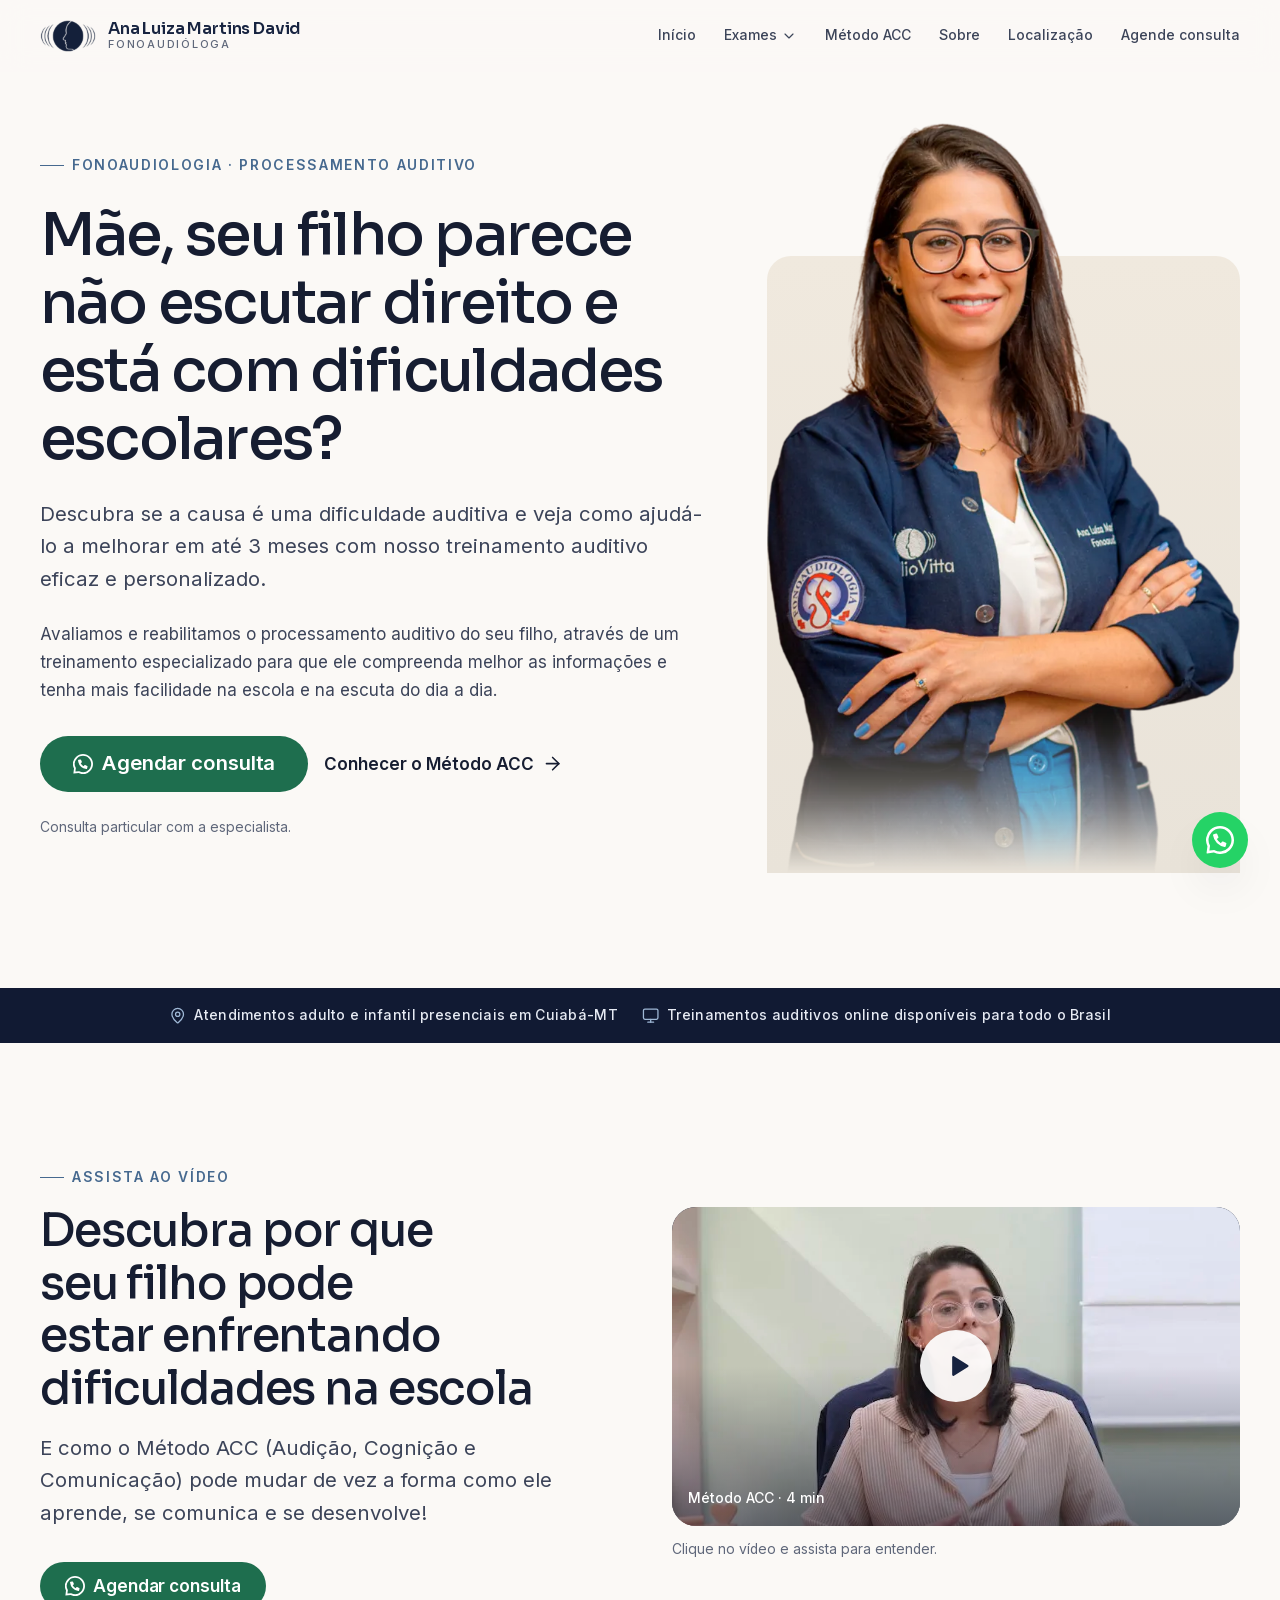
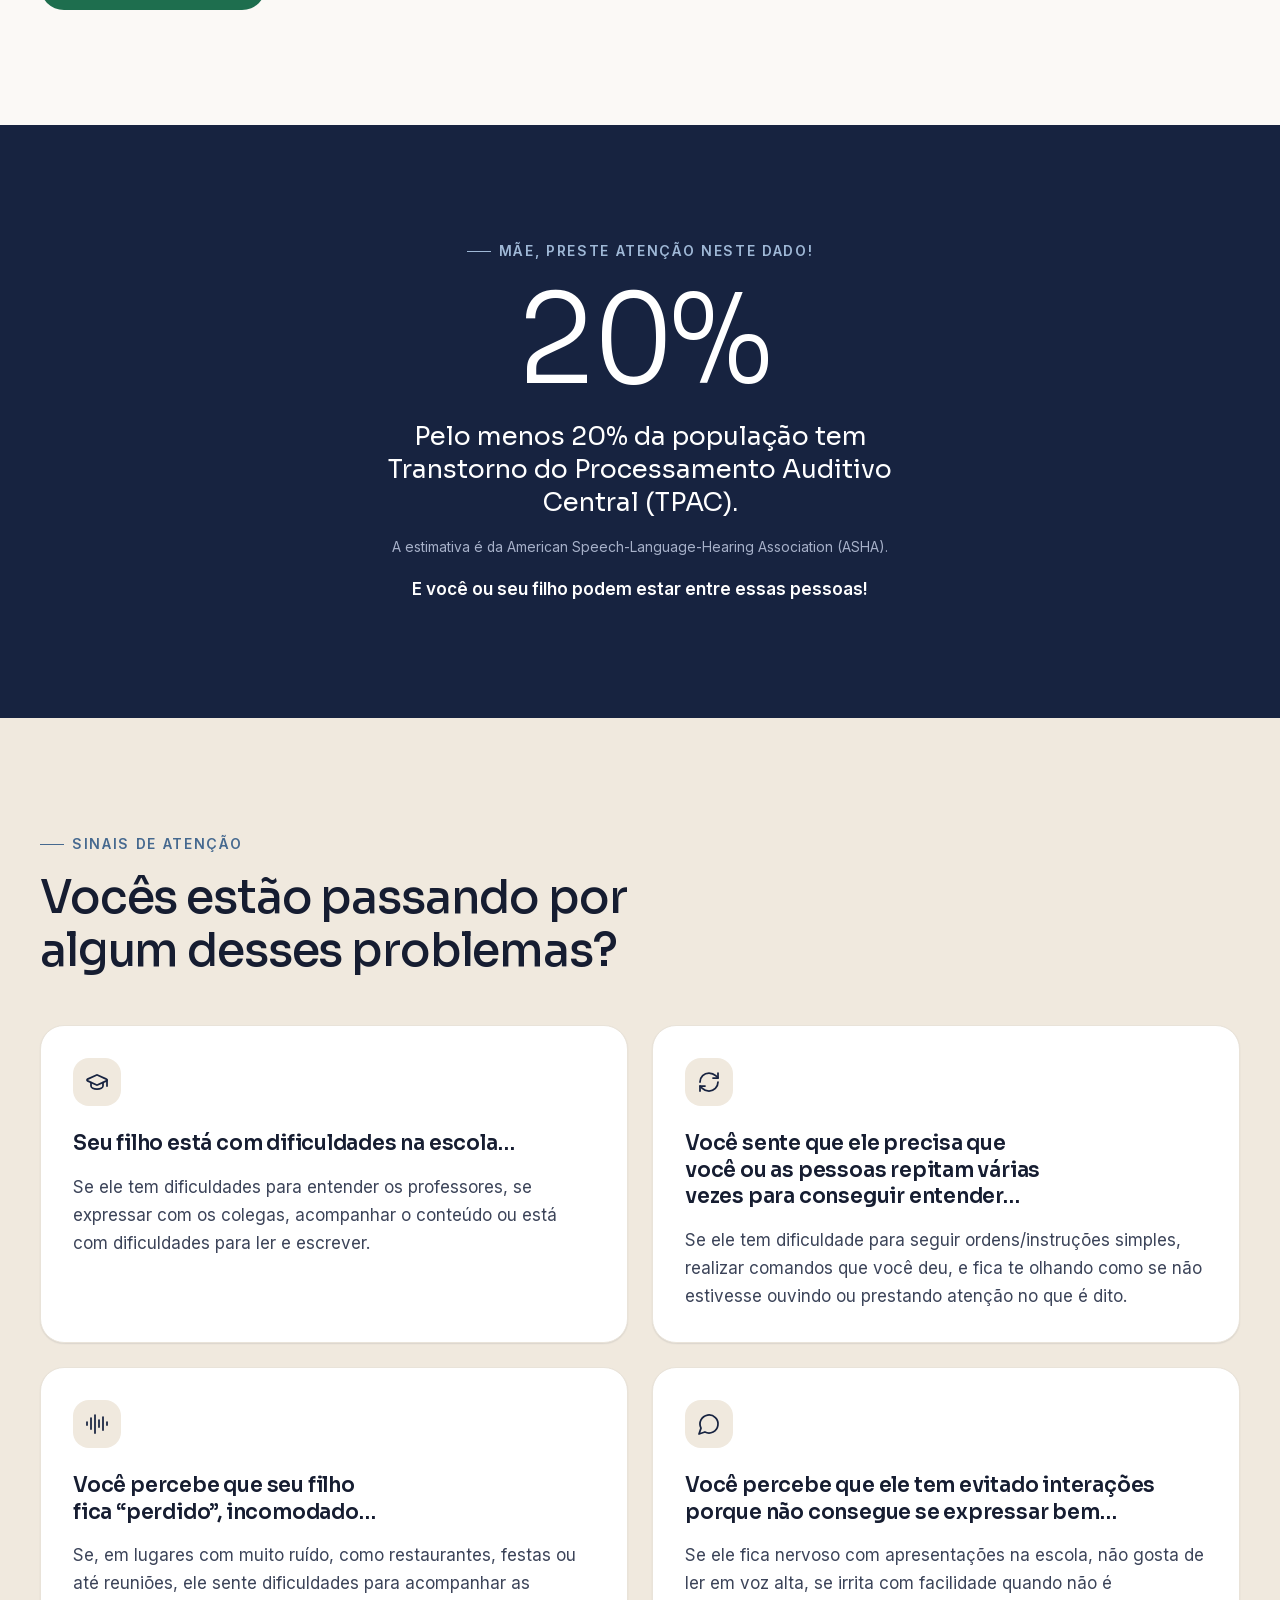
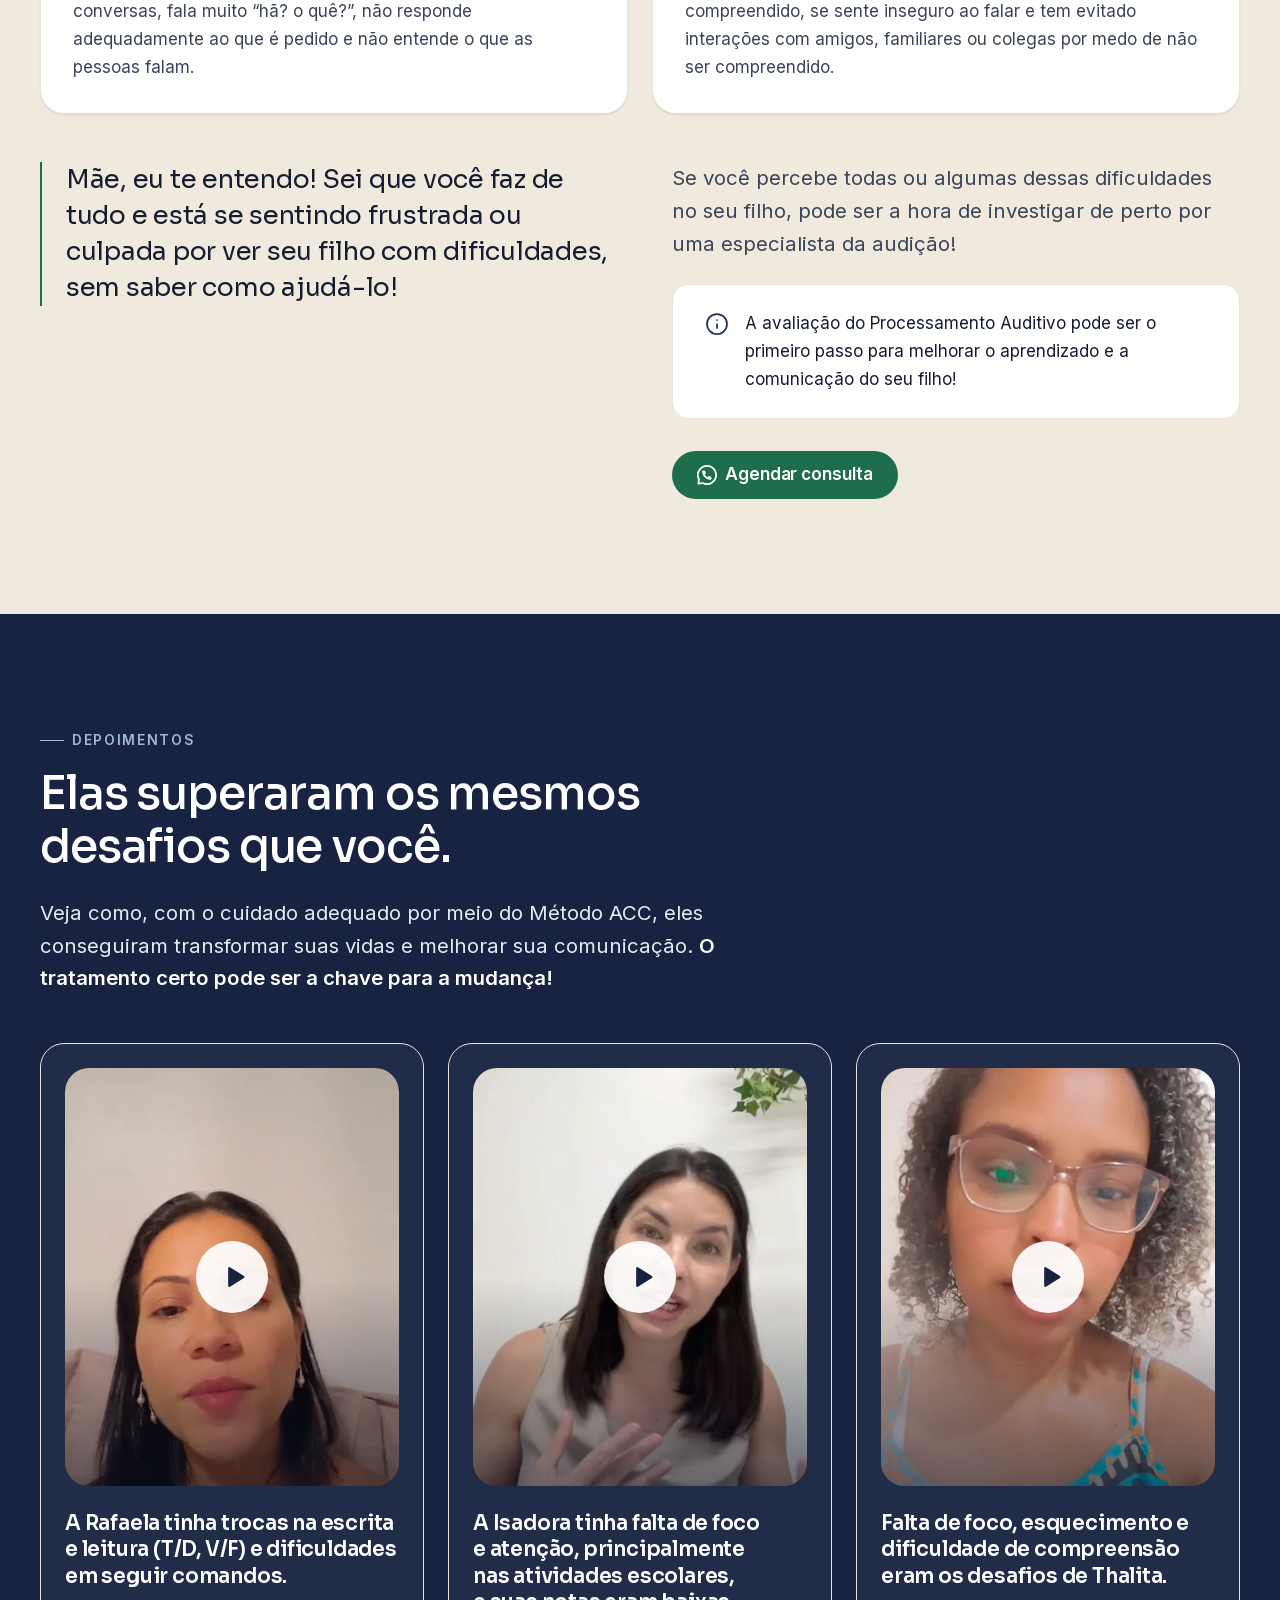
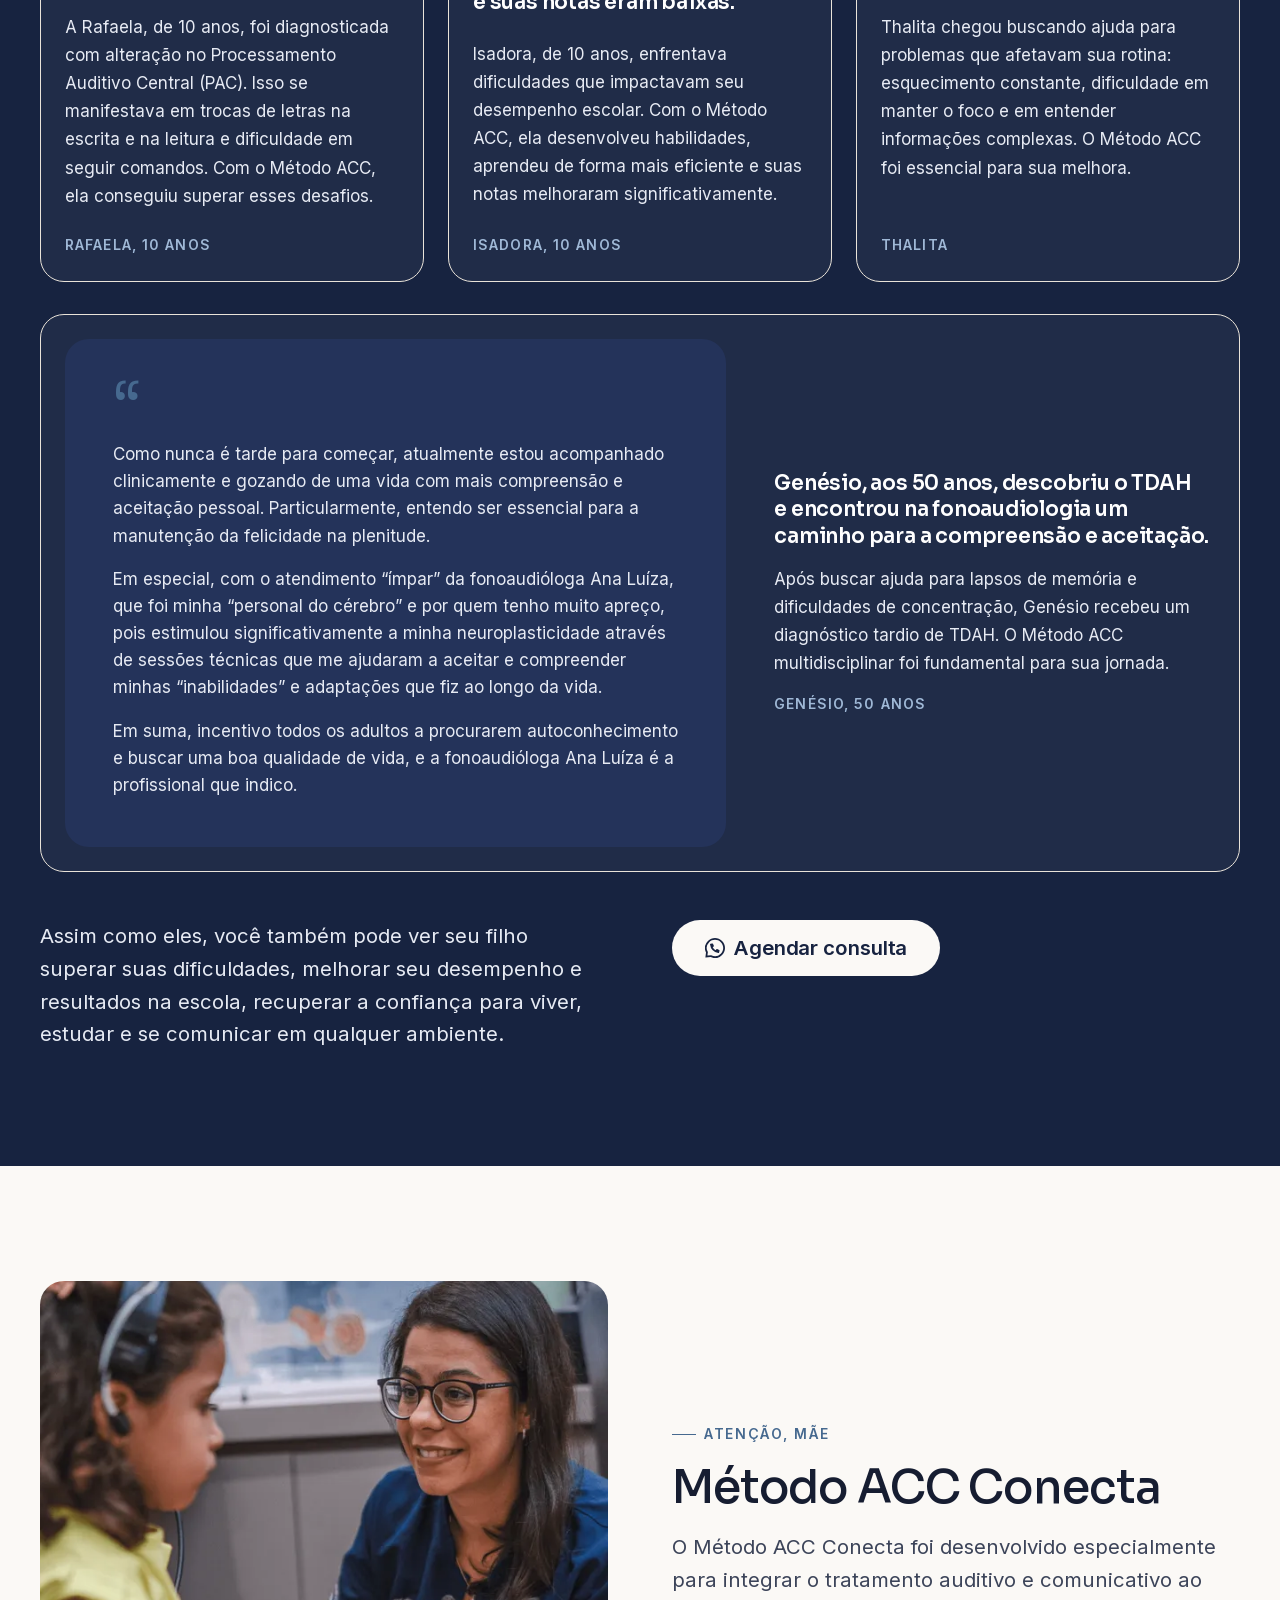
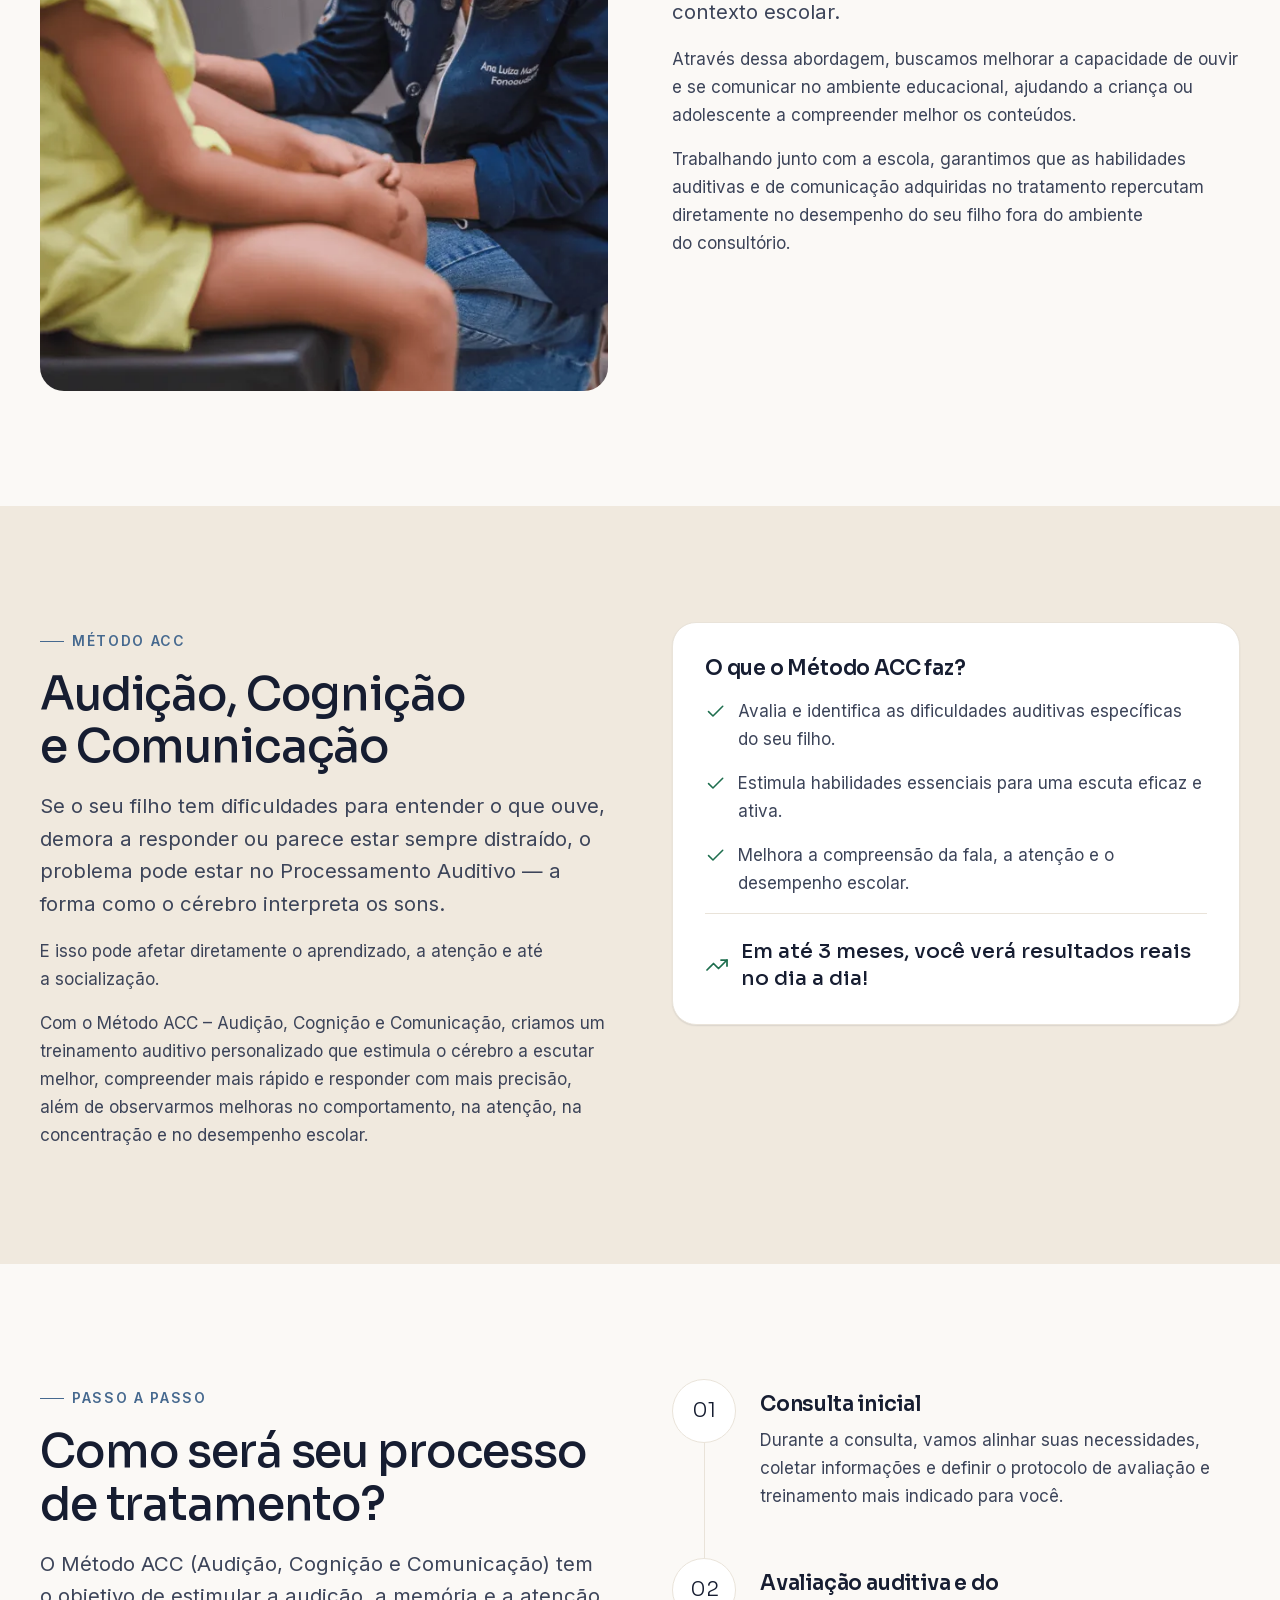
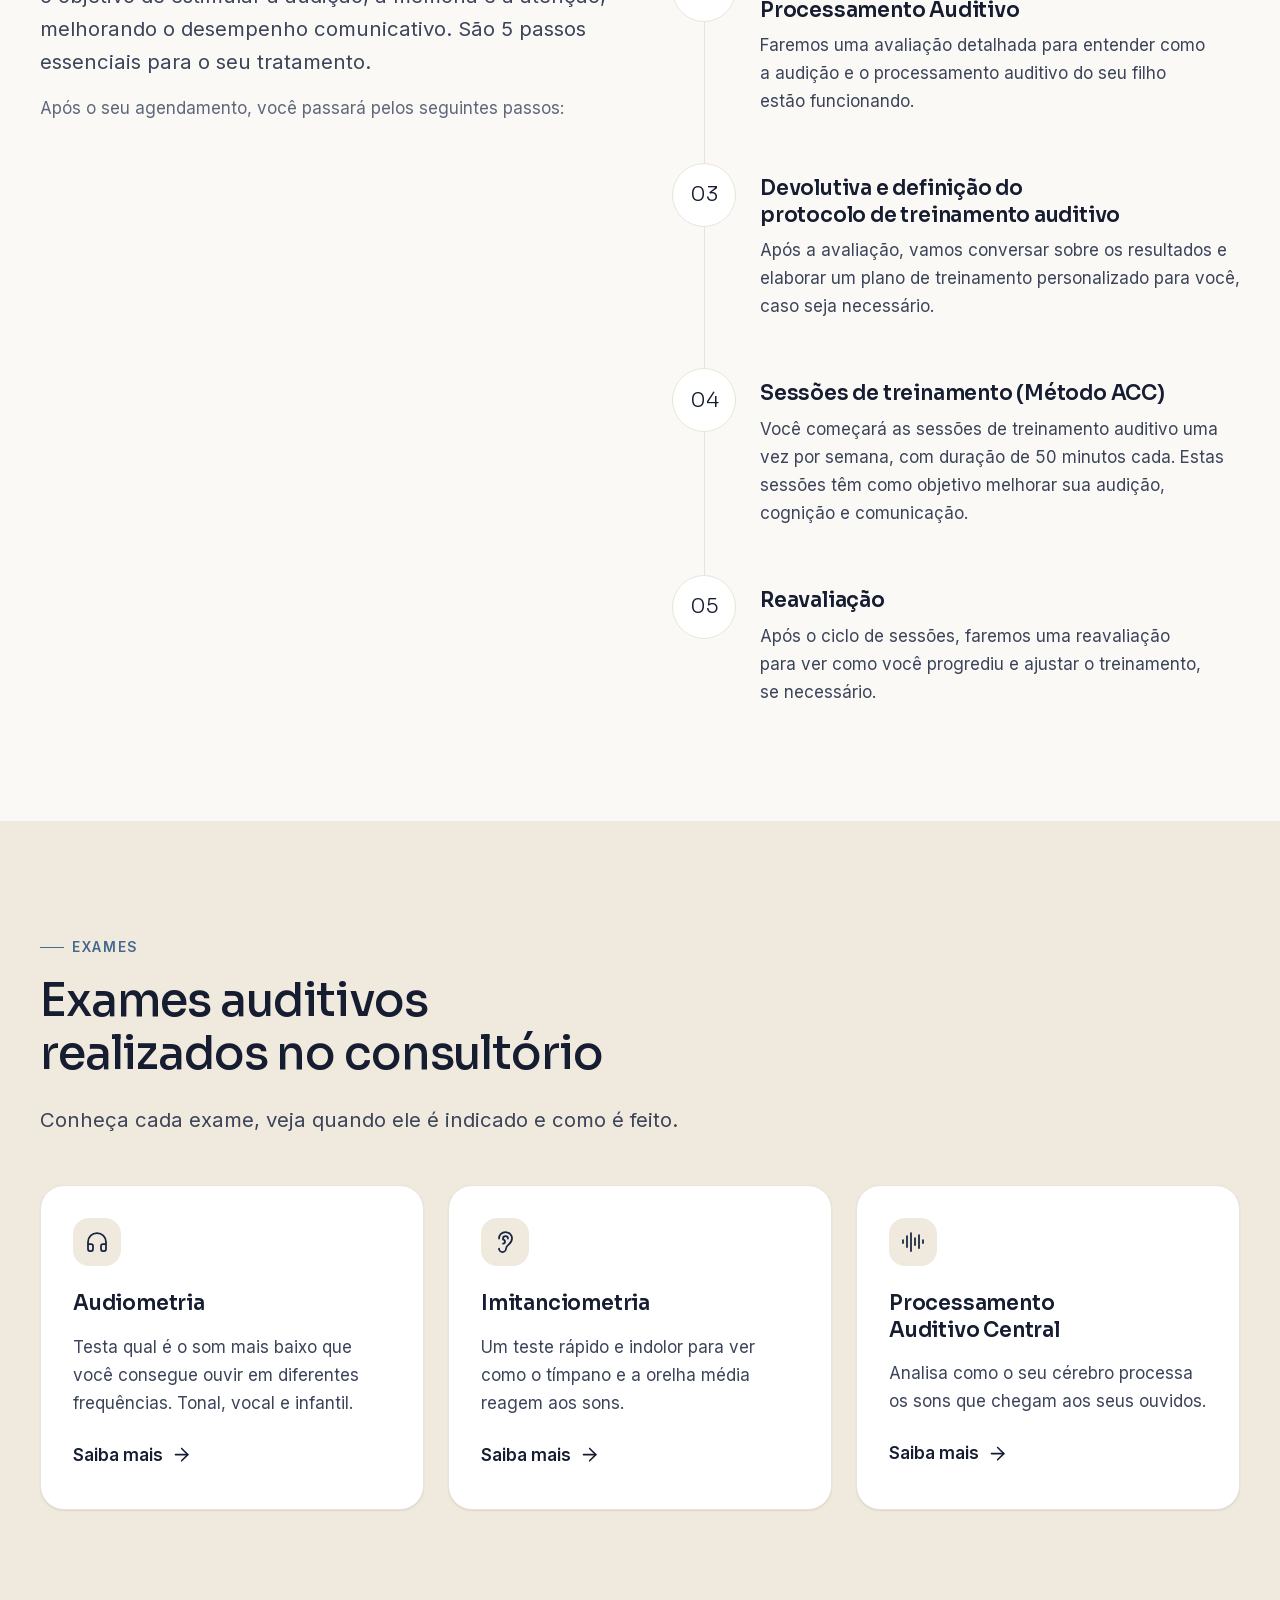
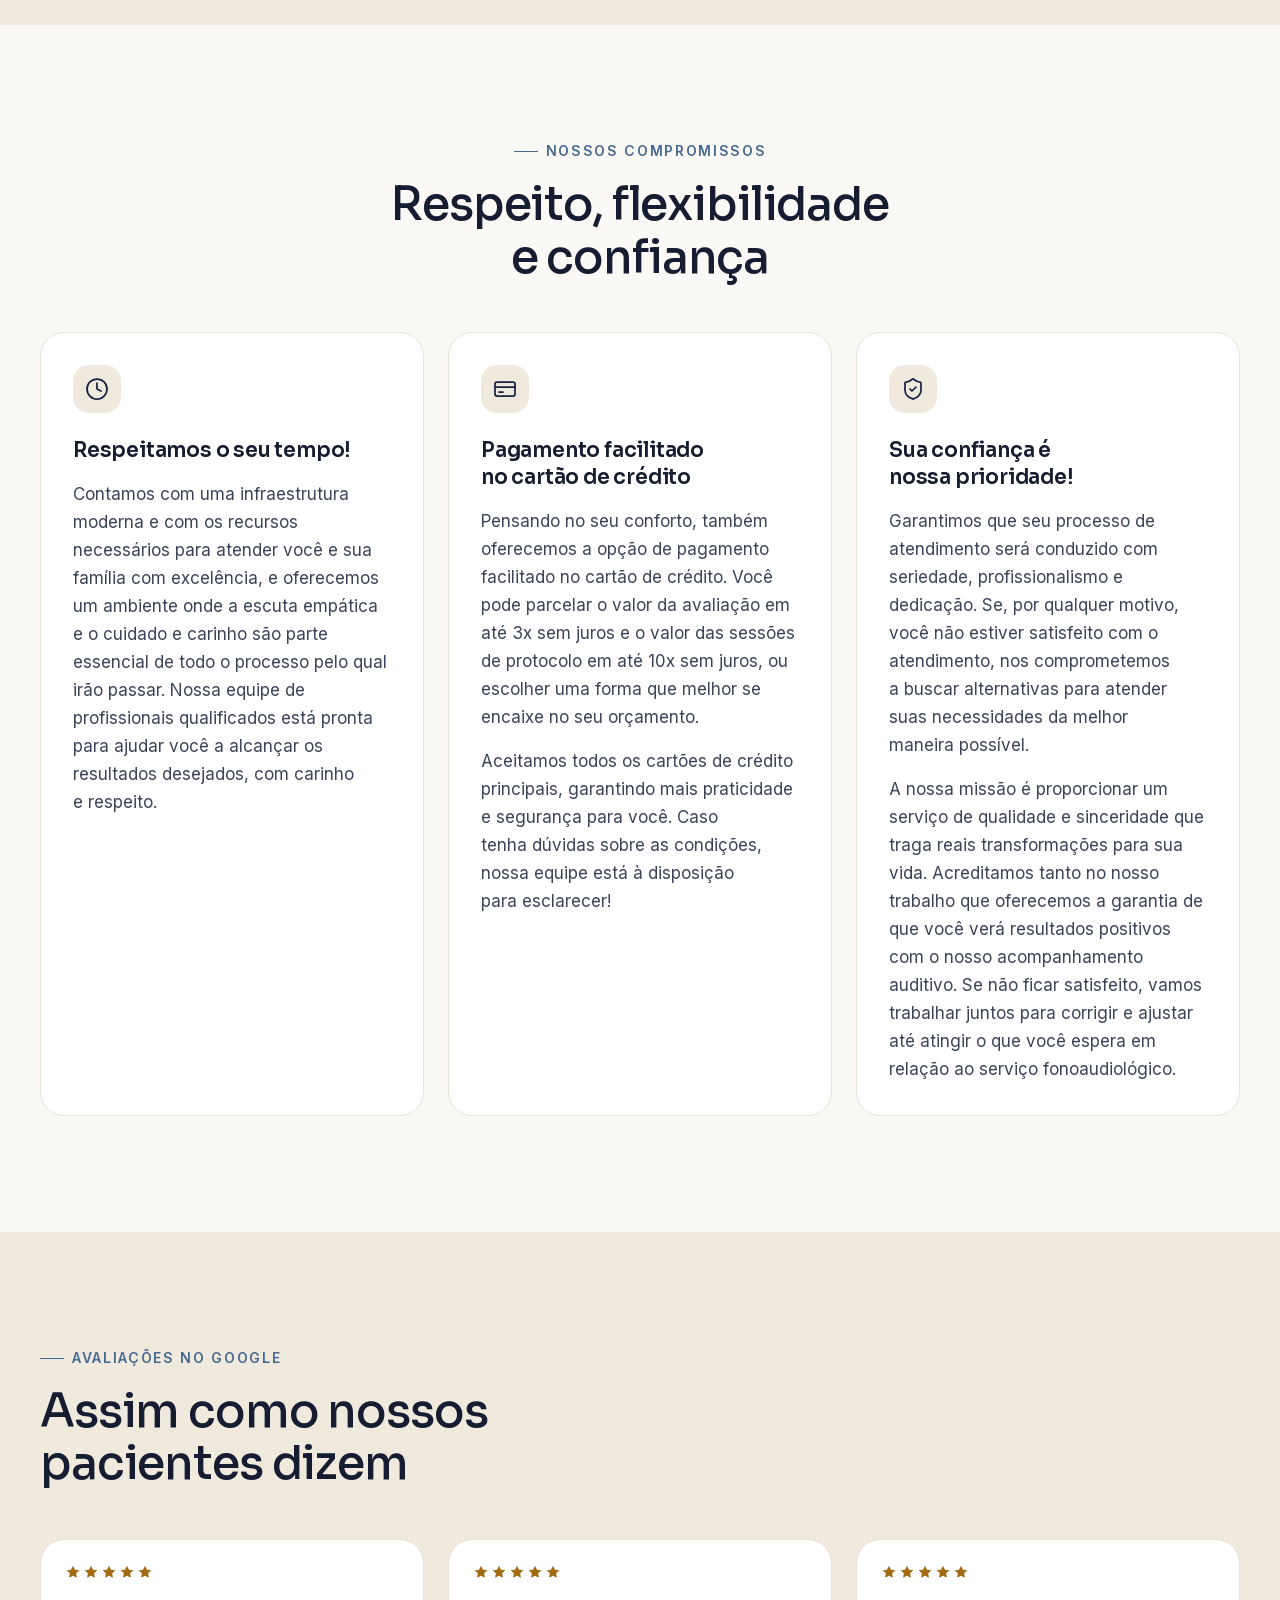
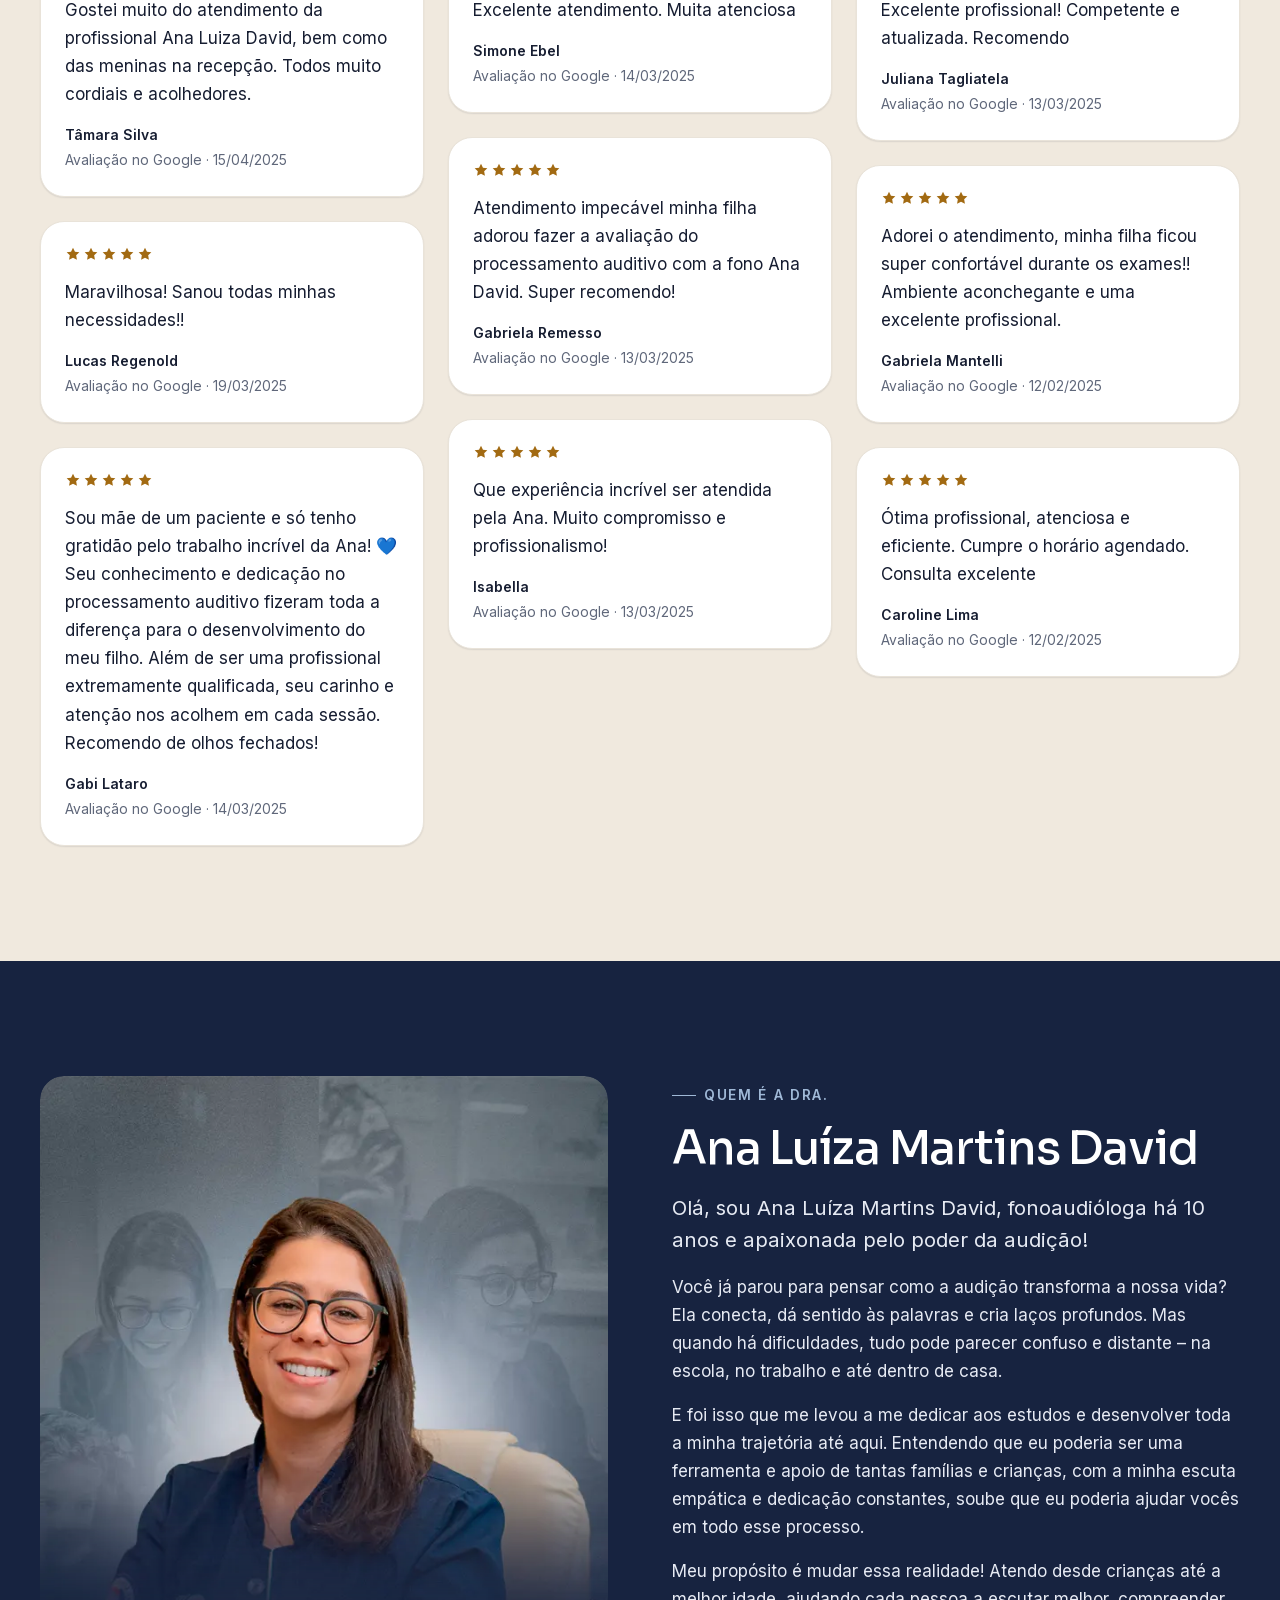
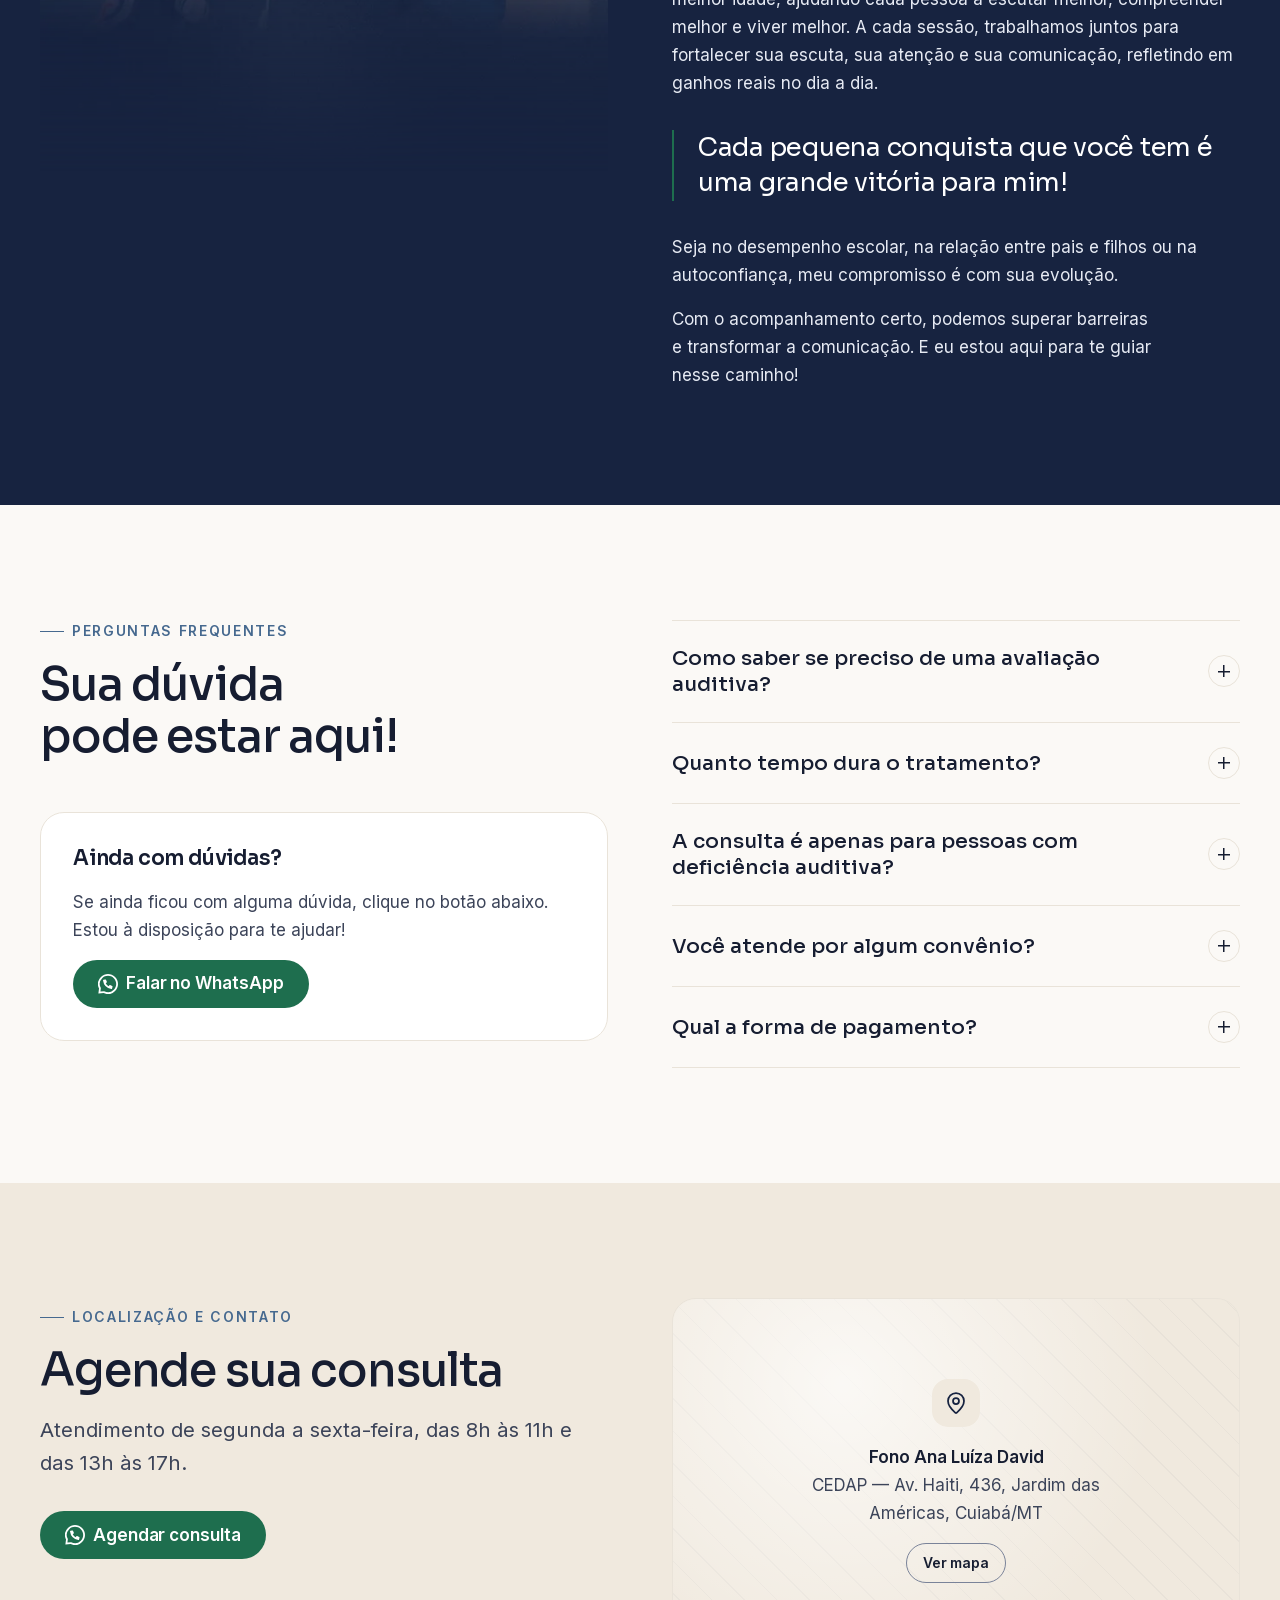
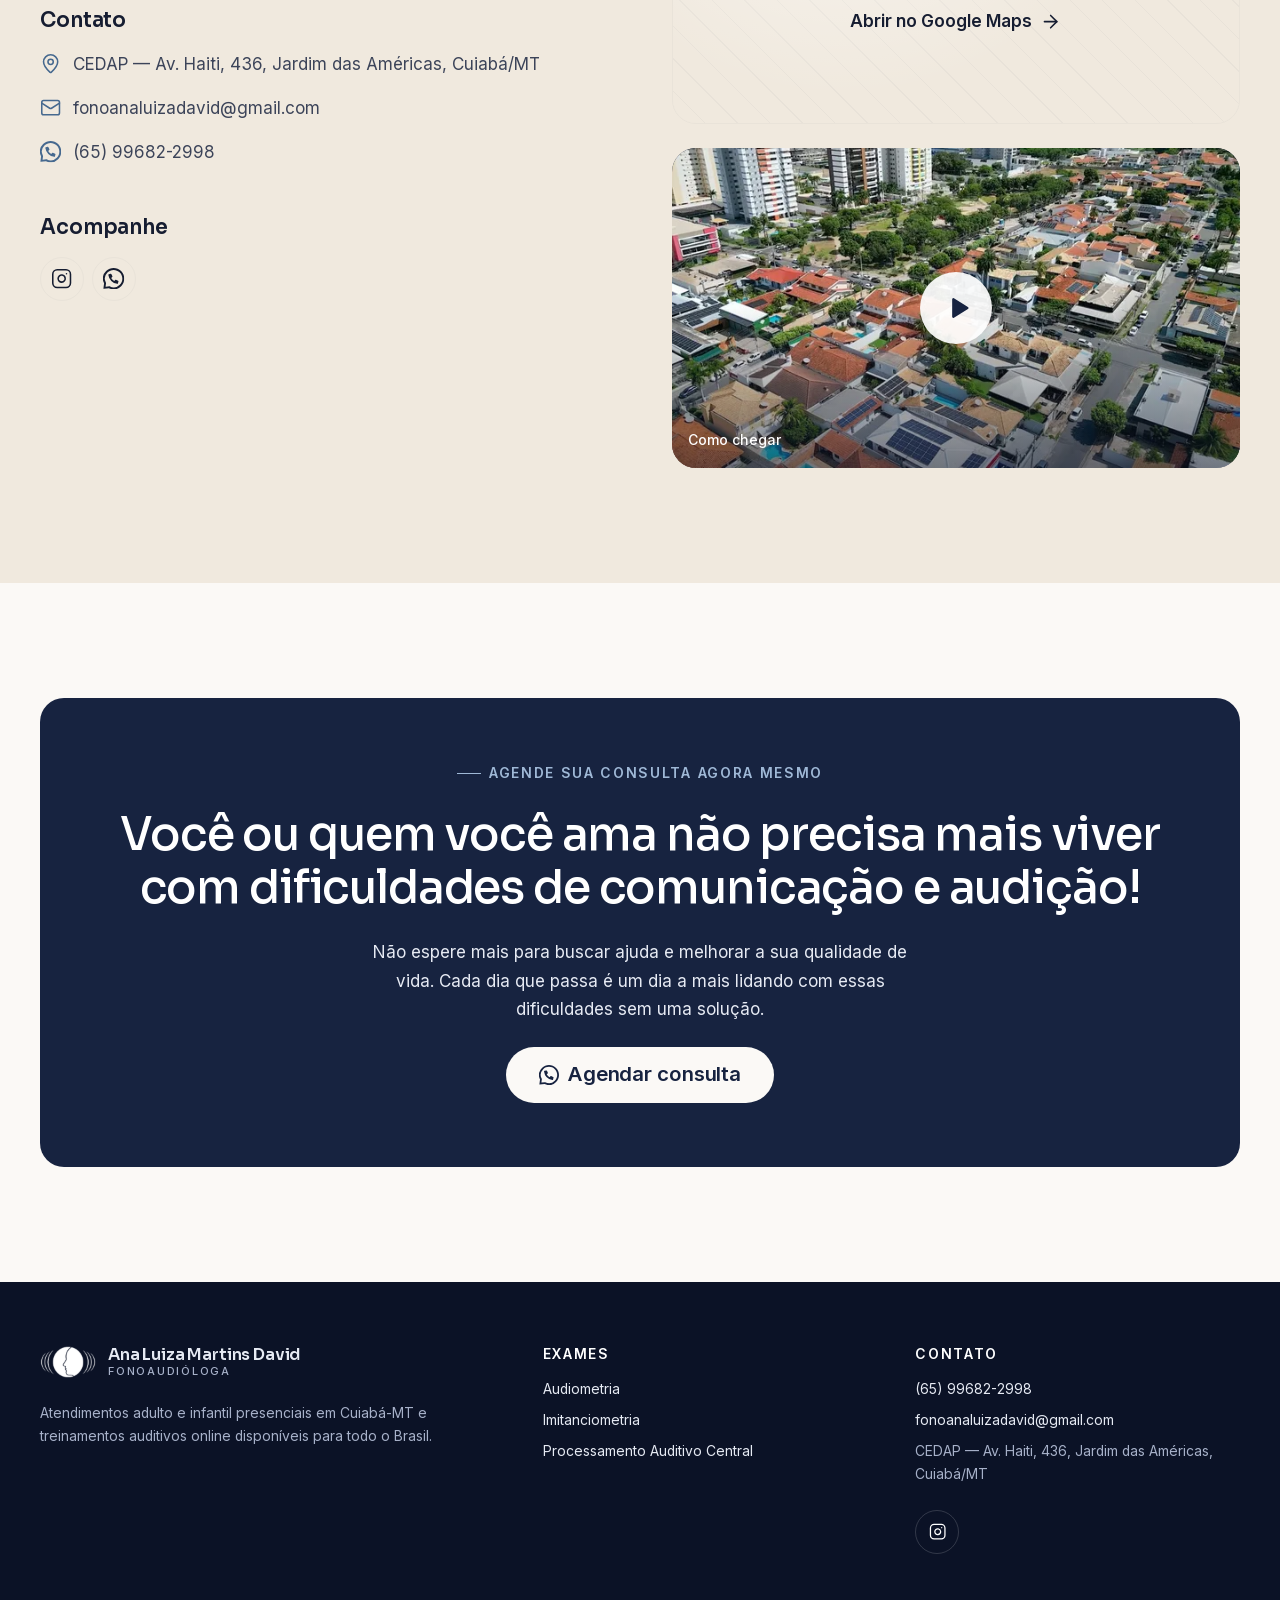
<file: index.html>
<!doctype html>
<html lang="pt-BR">
<head>
  <meta charset="utf-8">
  <meta name="viewport" content="width=device-width, initial-scale=1">
  <title>Fonoaudióloga em Cuiabá – Processamento Auditivo | Ana Luíza</title>
  <meta name="description" content="Fonoaudióloga em Cuiabá especialista em processamento auditivo. Avaliação e treinamento auditivo (Método ACC) para crianças e adultos. Agende sua consulta.">
  <link rel="canonical" href="https://fonoanaluizadavid.com.br/">
  <meta name="theme-color" content="#172340">

  <meta name="robots" content="index, follow, max-image-preview:large, max-snippet:-1">
  <meta name="author" content="Ana Luíza Martins David">
  <meta name="application-name" content="Fono Ana Luíza David">
  <meta name="apple-mobile-web-app-title" content="Fono Ana Luíza">
  <meta name="format-detection" content="telephone=no">
  <meta name="color-scheme" content="light">
  <meta name="geo.region" content="BR-MT">
  <meta name="geo.placename" content="Cuiabá">
  <meta name="geo.position" content="-15.6086979;-56.0730152">
  <meta name="ICBM" content="-15.6086979, -56.0730152">

  <!-- Cartão de compartilhamento (WhatsApp, Facebook, LinkedIn, X).
       Ao apontar o domínio próprio, troque https://guiooak.github.io/fonoanaluiza por https://fonoanaluizadavid.com.br -->
  <meta property="og:type" content="website">
  <meta property="og:locale" content="pt_BR">
  <meta property="og:site_name" content="Fono Ana Luíza David">
  <meta property="og:title" content="Fonoaudióloga em Cuiabá | Processamento Auditivo">
  <meta property="og:description" content="Seu filho tem dificuldade para ouvir e aprender? Avaliação e treinamento auditivo em Cuiabá e online.">
  <meta property="og:url" content="https://guiooak.github.io/fonoanaluiza/">
  <meta property="og:image" content="https://guiooak.github.io/fonoanaluiza/assets/img/og-home-v2.jpg">
  <meta property="og:image:secure_url" content="https://guiooak.github.io/fonoanaluiza/assets/img/og-home-v2.jpg">
  <meta property="og:image:type" content="image/jpeg">
  <meta property="og:image:width" content="1200">
  <meta property="og:image:height" content="630">
  <meta property="og:image:alt" content="Dra. Ana Luíza Martins David, fonoaudióloga, e o texto: Seu filho parece não escutar direito?">
  <meta name="twitter:card" content="summary_large_image">
  <meta name="twitter:title" content="Fonoaudióloga em Cuiabá | Processamento Auditivo">
  <meta name="twitter:description" content="Seu filho tem dificuldade para ouvir e aprender? Avaliação e treinamento auditivo em Cuiabá e online.">
  <meta name="twitter:image" content="https://guiooak.github.io/fonoanaluiza/assets/img/og-home-v2.jpg">
  <meta name="twitter:image:alt" content="Dra. Ana Luíza Martins David, fonoaudióloga, e o texto: Seu filho parece não escutar direito?">

  <script>document.documentElement.classList.add("js");</script>


  <link rel="icon" href="assets/img/favicon-32.png" sizes="32x32">
  <link rel="apple-touch-icon" href="assets/img/apple-touch-icon.png">
  <link rel="preload" href="assets/fonts/sora-latin.woff2" as="font" type="font/woff2" crossorigin>
  <link rel="preload" href="assets/fonts/inter-latin.woff2" as="font" type="font/woff2" crossorigin>
  <link rel="preload" as="image" href="assets/img/dra-retrato-1200.webp" imagesrcset="assets/img/dra-retrato-640.webp 640w, assets/img/dra-retrato-1200.webp 1200w" imagesizes="(min-width: 56rem) 30rem, 22rem">
  <link rel="stylesheet" href="assets/css/styles.css">

  <script type="application/ld+json">
  {
    "@context": "https://schema.org",
    "@type": "MedicalBusiness",
    "name": "Fono Ana Luíza David",
    "legalName": "Clínica de Fonoaudiologia David LTDA",
    "description": "Avaliação e reabilitação do processamento auditivo, audiometria e imitanciometria para crianças e adultos.",
    "url": "https://fonoanaluizadavid.com.br/",
    "image": "https://fonoanaluizadavid.com.br/assets/img/dra-retrato-1200.webp",
    "telephone": "+55 65 99682-2998",
    "email": "fonoanaluizadavid@gmail.com",
    "taxID": "23.493.533/0001-58",
    "address": {
      "@type": "PostalAddress",
      "streetAddress": "Av. Haiti, 436 — CEDAP",
      "addressLocality": "Cuiabá",
      "addressRegion": "MT",
      "addressCountry": "BR",
      "neighborhood": "Jardim das Américas"
    },
    "geo": { "@type": "GeoCoordinates", "latitude": -15.6086979, "longitude": -56.0730152 },
    "openingHoursSpecification": [
      { "@type": "OpeningHoursSpecification", "dayOfWeek": ["Monday","Tuesday","Wednesday","Thursday","Friday"], "opens": "08:00", "closes": "11:00" },
      { "@type": "OpeningHoursSpecification", "dayOfWeek": ["Monday","Tuesday","Wednesday","Thursday","Friday"], "opens": "13:00", "closes": "17:00" }
    ],
    "paymentAccepted": "Dinheiro, Pix, Transferência bancária, Cartão de crédito, Cartão de débito",
    "sameAs": ["https://www.instagram.com/fonoanaluizadavid/"],
    "founder": { "@type": "Person", "name": "Ana Luíza Martins David", "jobTitle": "Fonoaudióloga" }
  }
  </script>
</head>
<body>
  <a class="skip-link" href="#conteudo">Pular para o conteúdo</a>

  <!-- ===================== HEADER ===================== -->
  <header class="site-header">
    <div class="container site-header__inner">
      <a class="brand" href="./">
        <img src="assets/img/logo-icone.webp" alt="" width="168" height="96">
        <span class="brand__name">Ana Luiza Martins David <small>Fonoaudióloga</small></span>
      </a>
      <nav class="nav" aria-label="Principal">
        <ul class="nav__list">
          <li><a class="nav__link" href="./#inicio" data-spy="inicio video dado sinais depoimentos">Início</a></li>
          <li class="nav__item--has-menu">
            <button class="nav__link" type="button" aria-expanded="false" aria-controls="submenu-exames">
              Exames <svg class="icon" aria-hidden="true"><use href="assets/img/icons.svg#chevron-down"/></svg>
            </button>
            <ul class="submenu" id="submenu-exames">
              <li><a href="audiometria/">Audiometria <span>Tonal, vocal e infantil</span></a></li>
              <li><a href="imitanciometria/">Imitanciometria <span>Saúde da orelha média</span></a></li>
              <li><a href="processamento-auditivo-central/">Processamento Auditivo Central <span>Avaliação do PAC</span></a></li>
            </ul>
          </li>
          <li><a class="nav__link" href="./#metodo" data-spy="acc-conecta metodo tratamento">Método ACC</a></li>
          <li><a class="nav__link" href="./#sobre" data-spy="sobre">Sobre</a></li>
          <li><a class="nav__link" href="./#localizacao" data-spy="localizacao">Localização</a></li>
          <li><a class="nav__link" href="./#agendar" data-spy="agendar">Agende consulta</a></li>
        </ul>
      </nav>
      <button class="menu-toggle" type="button" aria-expanded="false" aria-controls="mobile-nav" aria-label="Abrir menu">
        <svg class="icon icon-open" aria-hidden="true"><use href="assets/img/icons.svg#menu"/></svg>
        <svg class="icon icon-close" aria-hidden="true"><use href="assets/img/icons.svg#close"/></svg>
      </button>
    </div>
  </header>
  <nav class="mobile-nav" id="mobile-nav" aria-label="Menu móvel">
    <ul>
      <li><a href="./#inicio" data-spy="inicio video dado sinais depoimentos">Início</a></li>
      <li><span class="mobile-nav__label">Exames</span>
        <ul class="mobile-nav__sub">
          <li><a href="audiometria/">Audiometria</a></li>
          <li><a href="imitanciometria/">Imitanciometria</a></li>
          <li><a href="processamento-auditivo-central/">Processamento Auditivo Central</a></li>
        </ul>
      </li>
      <li><a href="./#metodo" data-spy="acc-conecta metodo tratamento">Método ACC</a></li>
      <li><a href="./#sobre" data-spy="sobre">Sobre</a></li>
      <li><a href="./#localizacao" data-spy="localizacao">Localização</a></li>
      <li><a href="./#agendar" data-spy="agendar">Agende consulta</a></li>
    </ul>
  </nav>

  <main id="conteudo">

    <!-- ===================== HERO ===================== -->
    <section class="hero hero--media-first" id="inicio">
      <div class="container hero__grid">
        <div class="hero__content" data-reveal>
          <span class="eyebrow">Fonoaudiologia · Processamento auditivo</span>
          <h1>Mãe, seu filho parece não escutar direito e está com dificuldades escolares?</h1>
          <p class="lead">Descubra se a causa é uma dificuldade auditiva e veja como ajudá-lo a melhorar em até 3 meses com nosso treinamento auditivo eficaz e personalizado.</p>
          <p>Avaliamos e reabilitamos o processamento auditivo do seu filho, através de um treinamento especializado para que ele compreenda melhor as informações e tenha mais facilidade na escola e na escuta do dia a dia.</p>
          <div class="hero__actions">
            <a class="btn btn--lg" href="https://wa.me/5565996822998" data-cta="hero" target="_blank" rel="noopener">
              <svg class="icon" aria-hidden="true"><use href="assets/img/icons.svg#whatsapp"/></svg> Agendar consulta
            </a>
            <a class="link-arrow" href="#metodo">Conhecer o Método ACC <svg class="icon" aria-hidden="true"><use href="assets/img/icons.svg#arrow-right"/></svg></a>
          </div>
          <p class="cta-note">Consulta particular com a especialista.</p>
        </div>
        <div class="cutout hero__media" data-reveal>
          <img src="assets/img/dra-retrato-1200.webp" srcset="assets/img/dra-retrato-640.webp 640w, assets/img/dra-retrato-1200.webp 1200w" sizes="(min-width: 56rem) 30rem, 22rem" alt="Dra. Ana Luíza Martins David, fonoaudióloga" width="1200" height="1909" fetchpriority="high">
        </div>
      </div>
    </section>

    <div class="strip">
      <div class="container cluster">
        <span class="strip__item"><svg class="icon" aria-hidden="true"><use href="assets/img/icons.svg#map-pin"/></svg> Atendimentos adulto e infantil presenciais em Cuiabá-MT</span>
        <span class="strip__item"><svg class="icon" aria-hidden="true"><use href="assets/img/icons.svg#monitor"/></svg> Treinamentos auditivos online disponíveis para todo o Brasil</span>
      </div>
    </div>

    <!-- ===================== VÍDEO ===================== -->
    <section class="section" id="video">
      <div class="container split">
        <div class="flow" data-reveal>
          <span class="eyebrow">Assista ao vídeo</span>
          <h2>Descubra por que seu filho pode estar enfrentando dificuldades na escola</h2>
          <p class="lead">E como o Método ACC (Audição, Cognição e Comunicação) pode mudar de vez a forma como ele aprende, se comunica e se desenvolve!</p>
          <a class="btn" style="--flow-space:var(--space-8)" href="https://wa.me/5565996822998" data-cta="video" target="_blank" rel="noopener">
            <svg class="icon" aria-hidden="true"><use href="assets/img/icons.svg#whatsapp"/></svg> Agendar consulta
          </a>
        </div>
        <div data-reveal>
          <button class="video" type="button" data-vimeo="1082873009" data-hash="3ad25bc211" aria-label="Assistir ao vídeo de apresentação do Método ACC">
            <img src="assets/img/video-apresentacao.webp" alt="" width="667" height="375" loading="lazy">
            <span class="video__play"><span><svg class="icon" aria-hidden="true"><use href="assets/img/icons.svg#play"/></svg></span></span>
            <span class="video__label">Método ACC · 4 min</span>
          </button>
          <p class="video-caption">Clique no vídeo e assista para entender.</p>
        </div>
      </div>
    </section>

    <!-- ===================== DADO ===================== -->
    <section class="section section--dark" id="dado" aria-labelledby="dado-titulo">
      <div class="container">
        <div class="stat" data-reveal>
          <span class="eyebrow" id="dado-titulo">Mãe, preste atenção neste dado!</span>
          <p class="stat__value" data-count-to="20" data-count-suffix="%">20%</p>
          <p class="stat__label">Pelo menos 20% da população tem Transtorno do Processamento Auditivo Central (TPAC).</p>
          <p class="stat__source">A estimativa é da American Speech-Language-Hearing Association (ASHA).</p>
          <p class="stat__note">E você ou seu filho podem estar entre essas pessoas!</p>
        </div>
      </div>
    </section>

    <!-- ===================== SINAIS ===================== -->
    <section class="section section--alt" id="sinais">
      <div class="container">
        <div class="section-head" data-reveal>
          <span class="eyebrow">Sinais de atenção</span>
          <h2>Vocês estão passando por algum desses problemas?</h2>
        </div>
        <div class="grid grid--2">
          <article class="card" data-reveal>
            <span class="icon-badge"><svg class="icon" aria-hidden="true"><use href="assets/img/icons.svg#graduation"/></svg></span>
            <h3 class="card__title">Seu filho está com dificuldades na escola…</h3>
            <p class="card__text">Se ele tem dificuldades para entender os professores, se expressar com os colegas, acompanhar o conteúdo ou está com dificuldades para ler e escrever.</p>
          </article>
          <article class="card" data-reveal>
            <span class="icon-badge"><svg class="icon" aria-hidden="true"><use href="assets/img/icons.svg#repeat"/></svg></span>
            <h3 class="card__title">Você sente que ele precisa que você ou as pessoas repitam várias vezes para conseguir entender…</h3>
            <p class="card__text">Se ele tem dificuldade para seguir ordens/instruções simples, realizar comandos que você deu, e fica te olhando como se não estivesse ouvindo ou prestando atenção no que é dito.</p>
          </article>
          <article class="card" data-reveal>
            <span class="icon-badge"><svg class="icon" aria-hidden="true"><use href="assets/img/icons.svg#noise"/></svg></span>
            <h3 class="card__title">Você percebe que seu filho fica “perdido”, incomodado…</h3>
            <p class="card__text">Se, em lugares com muito ruído, como restaurantes, festas ou até reuniões, ele sente dificuldades para acompanhar as conversas, fala muito “hã? o quê?”, não responde adequadamente ao que é pedido e não entende o que as pessoas falam.</p>
          </article>
          <article class="card" data-reveal>
            <span class="icon-badge"><svg class="icon" aria-hidden="true"><use href="assets/img/icons.svg#message"/></svg></span>
            <h3 class="card__title">Você percebe que ele tem evitado interações porque não consegue se expressar bem…</h3>
            <p class="card__text">Se ele fica nervoso com apresentações na escola, não gosta de ler em voz alta, se irrita com facilidade quando não é compreendido, se sente inseguro ao falar e tem evitado interações com amigos, familiares ou colegas por medo de não ser compreendido.</p>
          </article>
        </div>

        <div class="split split--top mt-12">
          <p class="quote" data-reveal>Mãe, eu te entendo! Sei que você faz de tudo e está se sentindo frustrada ou culpada por ver seu filho com dificuldades, sem saber como ajudá-lo!</p>
          <div class="flow" data-reveal>
            <p class="lead">Se você percebe todas ou algumas dessas dificuldades no seu filho, pode ser a hora de investigar de perto por uma especialista da audição!</p>
            <div class="callout" style="--flow-space:var(--space-6)">
              <svg class="icon" aria-hidden="true"><use href="assets/img/icons.svg#info"/></svg>
              <p>A avaliação do Processamento Auditivo pode ser o primeiro passo para melhorar o aprendizado e a comunicação do seu filho!</p>
            </div>
            <a class="btn" style="--flow-space:var(--space-8)" href="https://wa.me/5565996822998" data-cta="sinais" target="_blank" rel="noopener">
              <svg class="icon" aria-hidden="true"><use href="assets/img/icons.svg#whatsapp"/></svg> Agendar consulta
            </a>
          </div>
        </div>
      </div>
    </section>

    <!-- ===================== DEPOIMENTOS ===================== -->
    <section class="section section--dark" id="depoimentos">
      <div class="container">
        <div class="section-head" data-reveal>
          <span class="eyebrow">Depoimentos</span>
          <h2>Elas superaram os mesmos desafios que você.</h2>
          <p class="lead">Veja como, com o cuidado adequado por meio do Método ACC, eles conseguiram transformar suas vidas e melhorar sua comunicação. <strong>O tratamento certo pode ser a chave para a mudança!</strong></p>
        </div>

        <div class="rail" style="--rail-cols:3">
          <article class="testimonial">
            <button class="video video--vertical" type="button" data-vimeo="1090846076" data-hash="98752c123f" aria-label="Assistir ao depoimento sobre a Rafaela">
              <img src="assets/img/video-rafaela.webp" alt="" width="640" height="1138" loading="lazy">
              <span class="video__play"><span><svg class="icon" aria-hidden="true"><use href="assets/img/icons.svg#play"/></svg></span></span>
            </button>
            <h3 class="testimonial__title">A Rafaela tinha trocas na escrita e leitura (T/D, V/F) e dificuldades em seguir comandos.</h3>
            <p class="testimonial__text">A Rafaela, de 10 anos, foi diagnosticada com alteração no Processamento Auditivo Central (PAC). Isso se manifestava em trocas de letras na escrita e na leitura e dificuldade em seguir comandos. Com o Método ACC, ela conseguiu superar esses desafios.</p>
            <p class="testimonial__name">Rafaela, 10 anos</p>
          </article>
          <article class="testimonial">
            <button class="video video--vertical" type="button" data-vimeo="1090845994" data-hash="78cd6ad2b2" aria-label="Assistir ao depoimento sobre a Isadora">
              <img src="assets/img/video-isadora.webp" alt="" width="622" height="1104" loading="lazy">
              <span class="video__play"><span><svg class="icon" aria-hidden="true"><use href="assets/img/icons.svg#play"/></svg></span></span>
            </button>
            <h3 class="testimonial__title">A Isadora tinha falta de foco e atenção, principalmente nas atividades escolares, e suas notas eram baixas.</h3>
            <p class="testimonial__text">Isadora, de 10 anos, enfrentava dificuldades que impactavam seu desempenho escolar. Com o Método ACC, ela desenvolveu habilidades, aprendeu de forma mais eficiente e suas notas melhoraram significativamente.</p>
            <p class="testimonial__name">Isadora, 10 anos</p>
          </article>
          <article class="testimonial">
            <button class="video video--vertical" type="button" data-vimeo="1090846022" data-hash="1fa39907be" aria-label="Assistir ao depoimento sobre a Thalita">
              <img src="assets/img/video-thalita.webp" alt="" width="640" height="1138" loading="lazy">
              <span class="video__play"><span><svg class="icon" aria-hidden="true"><use href="assets/img/icons.svg#play"/></svg></span></span>
            </button>
            <h3 class="testimonial__title">Falta de foco, esquecimento e dificuldade de compreensão eram os desafios de Thalita.</h3>
            <p class="testimonial__text">Thalita chegou buscando ajuda para problemas que afetavam sua rotina: esquecimento constante, dificuldade em manter o foco e em entender informações complexas. O Método ACC foi essencial para sua melhora.</p>
            <p class="testimonial__name">Thalita</p>
          </article>
        </div>

        <div class="mt-6">
          <article class="testimonial testimonial--wide" data-reveal>
            <blockquote class="testimonial__quote">
              <p>Como nunca é tarde para começar, atualmente estou acompanhado clinicamente e gozando de uma vida com mais compreensão e aceitação pessoal. Particularmente, entendo ser essencial para a manutenção da felicidade na plenitude.</p>
              <p>Em especial, com o atendimento “ímpar” da fonoaudióloga Ana Luíza, que foi minha “personal do cérebro” e por quem tenho muito apreço, pois estimulou significativamente a minha neuroplasticidade através de sessões técnicas que me ajudaram a aceitar e compreender minhas “inabilidades” e adaptações que fiz ao longo da vida.</p>
              <p>Em suma, incentivo todos os adultos a procurarem autoconhecimento e buscar uma boa qualidade de vida, e a fonoaudióloga Ana Luíza é a profissional que indico.</p>
            </blockquote>
            <h3 class="testimonial__title">Genésio, aos 50 anos, descobriu o TDAH e encontrou na fonoaudiologia um caminho para a compreensão e aceitação.</h3>
            <p class="testimonial__text">Após buscar ajuda para lapsos de memória e dificuldades de concentração, Genésio recebeu um diagnóstico tardio de TDAH. O Método ACC multidisciplinar foi fundamental para sua jornada.</p>
            <p class="testimonial__name">Genésio, 50 anos</p>
          </article>
        </div>

        <div class="split split--top mt-12">
          <p class="lead" data-reveal>Assim como eles, você também pode ver seu filho superar suas dificuldades, melhorar seu desempenho e resultados na escola, recuperar a confiança para viver, estudar e se comunicar em qualquer ambiente.</p>
          <div data-reveal>
            <a class="btn btn--lg" href="https://wa.me/5565996822998" data-cta="depoimentos" target="_blank" rel="noopener">
              <svg class="icon" aria-hidden="true"><use href="assets/img/icons.svg#whatsapp"/></svg> Agendar consulta
            </a>
          </div>
        </div>
      </div>
    </section>

    <!-- ===================== ACC CONECTA ===================== -->
    <section class="section" id="acc-conecta">
      <div class="container split">
        <div class="media media--portrait" data-reveal>
          <img src="assets/img/dra-paciente-960.webp" srcset="assets/img/dra-paciente-640.webp 640w, assets/img/dra-paciente-960.webp 960w" sizes="(min-width: 56rem) 45vw, 90vw" alt="Dra. Ana Luíza em sessão de treinamento auditivo com uma criança" width="960" height="1375" loading="lazy">
        </div>
        <div class="flow" data-reveal>
          <span class="eyebrow">Atenção, mãe</span>
          <h2>Método ACC Conecta</h2>
          <p class="lead">O Método ACC Conecta foi desenvolvido especialmente para integrar o tratamento auditivo e comunicativo ao contexto escolar.</p>
          <p>Através dessa abordagem, buscamos melhorar a capacidade de ouvir e se comunicar no ambiente educacional, ajudando a criança ou adolescente a compreender melhor os conteúdos.</p>
          <p>Trabalhando junto com a escola, garantimos que as habilidades auditivas e de comunicação adquiridas no tratamento repercutam diretamente no desempenho do seu filho fora do ambiente do consultório.</p>
        </div>
      </div>
    </section>

    <!-- ===================== MÉTODO ACC ===================== -->
    <section class="section section--alt" id="metodo">
      <div class="container split split--top">
        <div class="flow" data-reveal>
          <span class="eyebrow">Método ACC</span>
          <h2>Audição, Cognição e Comunicação</h2>
          <p class="lead">Se o seu filho tem dificuldades para entender o que ouve, demora a responder ou parece estar sempre distraído, o problema pode estar no Processamento Auditivo — a forma como o cérebro interpreta os sons.</p>
          <p>E isso pode afetar diretamente o aprendizado, a atenção e até a socialização.</p>
          <p>Com o Método ACC – Audição, Cognição e Comunicação, criamos um treinamento auditivo personalizado que estimula o cérebro a escutar melhor, compreender mais rápido e responder com mais precisão, além de observarmos melhoras no comportamento, na atenção, na concentração e no desempenho escolar.</p>
        </div>
        <div class="card" data-reveal>
          <h3 class="card__title">O que o Método ACC faz?</h3>
          <ul class="checklist">
            <li><svg class="icon" aria-hidden="true"><use href="assets/img/icons.svg#check"/></svg><span>Avalia e identifica as dificuldades auditivas específicas do seu filho.</span></li>
            <li><svg class="icon" aria-hidden="true"><use href="assets/img/icons.svg#check"/></svg><span>Estimula habilidades essenciais para uma escuta eficaz e ativa.</span></li>
            <li><svg class="icon" aria-hidden="true"><use href="assets/img/icons.svg#check"/></svg><span>Melhora a compreensão da fala, a atenção e o desempenho escolar.</span></li>
          </ul>
          <p class="highlight"><svg class="icon" aria-hidden="true"><use href="assets/img/icons.svg#trending-up"/></svg> Em até 3 meses, você verá resultados reais no dia a dia!</p>
        </div>
      </div>
    </section>

    <!-- ===================== TRATAMENTO ===================== -->
    <section class="section" id="tratamento">
      <div class="container split split--top">
        <div class="is-sticky flow" data-reveal>
          <span class="eyebrow">Passo a passo</span>
          <h2>Como será seu processo de tratamento?</h2>
          <p class="lead">O Método ACC (Audição, Cognição e Comunicação) tem o objetivo de estimular a audição, a memória e a atenção, melhorando o desempenho comunicativo. São 5 passos essenciais para o seu tratamento.</p>
          <p class="muted">Após o seu agendamento, você passará pelos seguintes passos:</p>
        </div>
        <ol class="steps" data-reveal>
          <li class="step"><div class="step__body"><h3 class="step__title">Consulta inicial</h3><p>Durante a consulta, vamos alinhar suas necessidades, coletar informações e definir o protocolo de avaliação e treinamento mais indicado para você.</p></div></li>
          <li class="step"><div class="step__body"><h3 class="step__title">Avaliação auditiva e do Processamento Auditivo</h3><p>Faremos uma avaliação detalhada para entender como a audição e o processamento auditivo do seu filho estão funcionando.</p></div></li>
          <li class="step"><div class="step__body"><h3 class="step__title">Devolutiva e definição do protocolo de treinamento auditivo</h3><p>Após a avaliação, vamos conversar sobre os resultados e elaborar um plano de treinamento personalizado para você, caso seja necessário.</p></div></li>
          <li class="step"><div class="step__body"><h3 class="step__title">Sessões de treinamento (Método ACC)</h3><p>Você começará as sessões de treinamento auditivo uma vez por semana, com duração de 50 minutos cada. Estas sessões têm como objetivo melhorar sua audição, cognição e comunicação.</p></div></li>
          <li class="step"><div class="step__body"><h3 class="step__title">Reavaliação</h3><p>Após o ciclo de sessões, faremos uma reavaliação para ver como você progrediu e ajustar o treinamento, se necessário.</p></div></li>
        </ol>
      </div>
    </section>

    <!-- ===================== EXAMES ===================== -->
    <section class="section section--alt" id="exames">
      <div class="container">
        <div class="section-head" data-reveal>
          <span class="eyebrow">Exames</span>
          <h2>Exames auditivos realizados no consultório</h2>
          <p class="lead">Conheça cada exame, veja quando ele é indicado e como é feito.</p>
        </div>
        <div class="grid grid--3">
          <a class="card card--interactive" href="audiometria/" style="text-decoration:none" data-reveal>
            <span class="icon-badge"><svg class="icon" aria-hidden="true"><use href="assets/img/icons.svg#headphones"/></svg></span>
            <h3 class="card__title">Audiometria</h3>
            <p class="card__text">Testa qual é o som mais baixo que você consegue ouvir em diferentes frequências. Tonal, vocal e infantil.</p>
            <span class="link-arrow">Saiba mais <svg class="icon" aria-hidden="true"><use href="assets/img/icons.svg#arrow-right"/></svg></span>
          </a>
          <a class="card card--interactive" href="imitanciometria/" style="text-decoration:none" data-reveal>
            <span class="icon-badge"><svg class="icon" aria-hidden="true"><use href="assets/img/icons.svg#ear"/></svg></span>
            <h3 class="card__title">Imitanciometria</h3>
            <p class="card__text">Um teste rápido e indolor para ver como o tímpano e a orelha média reagem aos sons.</p>
            <span class="link-arrow">Saiba mais <svg class="icon" aria-hidden="true"><use href="assets/img/icons.svg#arrow-right"/></svg></span>
          </a>
          <a class="card card--interactive" href="processamento-auditivo-central/" style="text-decoration:none" data-reveal>
            <span class="icon-badge"><svg class="icon" aria-hidden="true"><use href="assets/img/icons.svg#noise"/></svg></span>
            <h3 class="card__title">Processamento Auditivo Central</h3>
            <p class="card__text">Analisa como o seu cérebro processa os sons que chegam aos seus ouvidos.</p>
            <span class="link-arrow">Saiba mais <svg class="icon" aria-hidden="true"><use href="assets/img/icons.svg#arrow-right"/></svg></span>
          </a>
        </div>
      </div>
    </section>

    <!-- ===================== COMPROMISSOS ===================== -->
    <section class="section" id="compromissos">
      <div class="container">
        <div class="section-head section-head--center" data-reveal>
          <span class="eyebrow">Nossos compromissos</span>
          <h2>Respeito, flexibilidade e confiança</h2>
        </div>
        <div class="grid grid--3">
          <article class="card card--flat" data-reveal>
            <span class="icon-badge"><svg class="icon" aria-hidden="true"><use href="assets/img/icons.svg#clock"/></svg></span>
            <h3 class="card__title">Respeitamos o seu tempo!</h3>
            <p class="card__text">Contamos com uma infraestrutura moderna e com os recursos necessários para atender você e sua família com excelência, e oferecemos um ambiente onde a escuta empática e o cuidado e carinho são parte essencial de todo o processo pelo qual irão passar. Nossa equipe de profissionais qualificados está pronta para ajudar você a alcançar os resultados desejados, com carinho e respeito.</p>
          </article>
          <article class="card card--flat" data-reveal>
            <span class="icon-badge"><svg class="icon" aria-hidden="true"><use href="assets/img/icons.svg#credit-card"/></svg></span>
            <h3 class="card__title">Pagamento facilitado no cartão de crédito</h3>
            <p class="card__text">Pensando no seu conforto, também oferecemos a opção de pagamento facilitado no cartão de crédito. Você pode parcelar o valor da avaliação em até 3x sem juros e o valor das sessões de protocolo em até 10x sem juros, ou escolher uma forma que melhor se encaixe no seu orçamento.</p>
            <p class="card__text">Aceitamos todos os cartões de crédito principais, garantindo mais praticidade e segurança para você. Caso tenha dúvidas sobre as condições, nossa equipe está à disposição para esclarecer!</p>
          </article>
          <article class="card card--flat" data-reveal>
            <span class="icon-badge"><svg class="icon" aria-hidden="true"><use href="assets/img/icons.svg#shield-check"/></svg></span>
            <h3 class="card__title">Sua confiança é nossa prioridade!</h3>
            <p class="card__text">Garantimos que seu processo de atendimento será conduzido com seriedade, profissionalismo e dedicação. Se, por qualquer motivo, você não estiver satisfeito com o atendimento, nos comprometemos a buscar alternativas para atender suas necessidades da melhor maneira possível.</p>
            <p class="card__text">A nossa missão é proporcionar um serviço de qualidade e sinceridade que traga reais transformações para sua vida. Acreditamos tanto no nosso trabalho que oferecemos a garantia de que você verá resultados positivos com o nosso acompanhamento auditivo. Se não ficar satisfeito, vamos trabalhar juntos para corrigir e ajustar até atingir o que você espera em relação ao serviço fonoaudiológico.</p>
          </article>
        </div>
      </div>
    </section>

    <!-- ===================== AVALIAÇÕES ===================== -->
    <section class="section section--alt" id="avaliacoes">
      <div class="container">
        <div class="section-head" data-reveal>
          <span class="eyebrow">Avaliações no Google</span>
          <h2>Assim como nossos pacientes dizem</h2>
        </div>
        <div class="reviews" data-reveal>
          <figure class="card review">
            <div class="review__stars" role="img" aria-label="5 de 5 estrelas"><svg class="icon" aria-hidden="true"><use href="assets/img/icons.svg#star"/></svg><svg class="icon" aria-hidden="true"><use href="assets/img/icons.svg#star"/></svg><svg class="icon" aria-hidden="true"><use href="assets/img/icons.svg#star"/></svg><svg class="icon" aria-hidden="true"><use href="assets/img/icons.svg#star"/></svg><svg class="icon" aria-hidden="true"><use href="assets/img/icons.svg#star"/></svg></div>
            <blockquote class="review__text"><p>Gostei muito do atendimento da profissional Ana Luiza David, bem como das meninas na recepção. Todos muito cordiais e acolhedores.</p></blockquote>
            <figcaption class="review__author"><strong>Tâmara Silva</strong><span>Avaliação no Google · <time datetime="2025-04-15">15/04/2025</time></span></figcaption>
          </figure>
          <figure class="card review">
            <div class="review__stars" role="img" aria-label="5 de 5 estrelas"><svg class="icon" aria-hidden="true"><use href="assets/img/icons.svg#star"/></svg><svg class="icon" aria-hidden="true"><use href="assets/img/icons.svg#star"/></svg><svg class="icon" aria-hidden="true"><use href="assets/img/icons.svg#star"/></svg><svg class="icon" aria-hidden="true"><use href="assets/img/icons.svg#star"/></svg><svg class="icon" aria-hidden="true"><use href="assets/img/icons.svg#star"/></svg></div>
            <blockquote class="review__text"><p>Maravilhosa! Sanou todas minhas necessidades!!</p></blockquote>
            <figcaption class="review__author"><strong>Lucas Regenold</strong><span>Avaliação no Google · <time datetime="2025-03-19">19/03/2025</time></span></figcaption>
          </figure>
          <figure class="card review">
            <div class="review__stars" role="img" aria-label="5 de 5 estrelas"><svg class="icon" aria-hidden="true"><use href="assets/img/icons.svg#star"/></svg><svg class="icon" aria-hidden="true"><use href="assets/img/icons.svg#star"/></svg><svg class="icon" aria-hidden="true"><use href="assets/img/icons.svg#star"/></svg><svg class="icon" aria-hidden="true"><use href="assets/img/icons.svg#star"/></svg><svg class="icon" aria-hidden="true"><use href="assets/img/icons.svg#star"/></svg></div>
            <blockquote class="review__text"><p>Sou mãe de um paciente e só tenho gratidão pelo trabalho incrível da Ana! 💙 Seu conhecimento e dedicação no processamento auditivo fizeram toda a diferença para o desenvolvimento do meu filho. Além de ser uma profissional extremamente qualificada, seu carinho e atenção nos acolhem em cada sessão. Recomendo de olhos fechados!</p></blockquote>
            <figcaption class="review__author"><strong>Gabi Lataro</strong><span>Avaliação no Google · <time datetime="2025-03-14">14/03/2025</time></span></figcaption>
          </figure>
          <figure class="card review">
            <div class="review__stars" role="img" aria-label="5 de 5 estrelas"><svg class="icon" aria-hidden="true"><use href="assets/img/icons.svg#star"/></svg><svg class="icon" aria-hidden="true"><use href="assets/img/icons.svg#star"/></svg><svg class="icon" aria-hidden="true"><use href="assets/img/icons.svg#star"/></svg><svg class="icon" aria-hidden="true"><use href="assets/img/icons.svg#star"/></svg><svg class="icon" aria-hidden="true"><use href="assets/img/icons.svg#star"/></svg></div>
            <blockquote class="review__text"><p>Excelente atendimento. Muita atenciosa</p></blockquote>
            <figcaption class="review__author"><strong>Simone Ebel</strong><span>Avaliação no Google · <time datetime="2025-03-14">14/03/2025</time></span></figcaption>
          </figure>
          <figure class="card review">
            <div class="review__stars" role="img" aria-label="5 de 5 estrelas"><svg class="icon" aria-hidden="true"><use href="assets/img/icons.svg#star"/></svg><svg class="icon" aria-hidden="true"><use href="assets/img/icons.svg#star"/></svg><svg class="icon" aria-hidden="true"><use href="assets/img/icons.svg#star"/></svg><svg class="icon" aria-hidden="true"><use href="assets/img/icons.svg#star"/></svg><svg class="icon" aria-hidden="true"><use href="assets/img/icons.svg#star"/></svg></div>
            <blockquote class="review__text"><p>Atendimento impecável minha filha adorou fazer a avaliação do processamento auditivo com a fono Ana David. Super recomendo!</p></blockquote>
            <figcaption class="review__author"><strong>Gabriela Remesso</strong><span>Avaliação no Google · <time datetime="2025-03-13">13/03/2025</time></span></figcaption>
          </figure>
          <figure class="card review">
            <div class="review__stars" role="img" aria-label="5 de 5 estrelas"><svg class="icon" aria-hidden="true"><use href="assets/img/icons.svg#star"/></svg><svg class="icon" aria-hidden="true"><use href="assets/img/icons.svg#star"/></svg><svg class="icon" aria-hidden="true"><use href="assets/img/icons.svg#star"/></svg><svg class="icon" aria-hidden="true"><use href="assets/img/icons.svg#star"/></svg><svg class="icon" aria-hidden="true"><use href="assets/img/icons.svg#star"/></svg></div>
            <blockquote class="review__text"><p>Que experiência incrível ser atendida pela Ana. Muito compromisso e profissionalismo!</p></blockquote>
            <figcaption class="review__author"><strong>Isabella</strong><span>Avaliação no Google · <time datetime="2025-03-13">13/03/2025</time></span></figcaption>
          </figure>
          <figure class="card review">
            <div class="review__stars" role="img" aria-label="5 de 5 estrelas"><svg class="icon" aria-hidden="true"><use href="assets/img/icons.svg#star"/></svg><svg class="icon" aria-hidden="true"><use href="assets/img/icons.svg#star"/></svg><svg class="icon" aria-hidden="true"><use href="assets/img/icons.svg#star"/></svg><svg class="icon" aria-hidden="true"><use href="assets/img/icons.svg#star"/></svg><svg class="icon" aria-hidden="true"><use href="assets/img/icons.svg#star"/></svg></div>
            <blockquote class="review__text"><p>Excelente profissional! Competente e atualizada. Recomendo</p></blockquote>
            <figcaption class="review__author"><strong>Juliana Tagliatela</strong><span>Avaliação no Google · <time datetime="2025-03-13">13/03/2025</time></span></figcaption>
          </figure>
          <figure class="card review">
            <div class="review__stars" role="img" aria-label="5 de 5 estrelas"><svg class="icon" aria-hidden="true"><use href="assets/img/icons.svg#star"/></svg><svg class="icon" aria-hidden="true"><use href="assets/img/icons.svg#star"/></svg><svg class="icon" aria-hidden="true"><use href="assets/img/icons.svg#star"/></svg><svg class="icon" aria-hidden="true"><use href="assets/img/icons.svg#star"/></svg><svg class="icon" aria-hidden="true"><use href="assets/img/icons.svg#star"/></svg></div>
            <blockquote class="review__text"><p>Adorei o atendimento, minha filha ficou super confortável durante os exames!! Ambiente aconchegante e uma excelente profissional.</p></blockquote>
            <figcaption class="review__author"><strong>Gabriela Mantelli</strong><span>Avaliação no Google · <time datetime="2025-02-12">12/02/2025</time></span></figcaption>
          </figure>
          <figure class="card review">
            <div class="review__stars" role="img" aria-label="5 de 5 estrelas"><svg class="icon" aria-hidden="true"><use href="assets/img/icons.svg#star"/></svg><svg class="icon" aria-hidden="true"><use href="assets/img/icons.svg#star"/></svg><svg class="icon" aria-hidden="true"><use href="assets/img/icons.svg#star"/></svg><svg class="icon" aria-hidden="true"><use href="assets/img/icons.svg#star"/></svg><svg class="icon" aria-hidden="true"><use href="assets/img/icons.svg#star"/></svg></div>
            <blockquote class="review__text"><p>Ótima profissional, atenciosa e eficiente. Cumpre o horário agendado. Consulta excelente</p></blockquote>
            <figcaption class="review__author"><strong>Caroline Lima</strong><span>Avaliação no Google · <time datetime="2025-02-12">12/02/2025</time></span></figcaption>
          </figure>
        </div>
      </div>
    </section>

    <!-- ===================== SOBRE ===================== -->
    <section class="section section--dark" id="sobre">
      <div class="container split split--top">
        <div class="media media--portrait media--top media--fade is-sticky" data-reveal>
          <img src="assets/img/dra-hero-1080.webp" srcset="assets/img/dra-hero-640.webp 640w, assets/img/dra-hero-1080.webp 1080w" sizes="(min-width: 56rem) 45vw, 90vw" alt="Retrato da Dra. Ana Luíza Martins David no consultório" width="1080" height="1920" loading="lazy">
        </div>
        <div class="flow" data-reveal>
          <span class="eyebrow">Quem é a Dra.</span>
          <h2>Ana Luíza Martins David</h2>
          <p class="lead">Olá, sou Ana Luíza Martins David, fonoaudióloga há 10 anos e apaixonada pelo poder da audição!</p>
          <p>Você já parou para pensar como a audição transforma a nossa vida? Ela conecta, dá sentido às palavras e cria laços profundos. Mas quando há dificuldades, tudo pode parecer confuso e distante – na escola, no trabalho e até dentro de casa.</p>
          <p>E foi isso que me levou a me dedicar aos estudos e desenvolver toda a minha trajetória até aqui. Entendendo que eu poderia ser uma ferramenta e apoio de tantas famílias e crianças, com a minha escuta empática e dedicação constantes, soube que eu poderia ajudar vocês em todo esse processo.</p>
          <p>Meu propósito é mudar essa realidade! Atendo desde crianças até a melhor idade, ajudando cada pessoa a escutar melhor, compreender melhor e viver melhor. A cada sessão, trabalhamos juntos para fortalecer sua escuta, sua atenção e sua comunicação, refletindo em ganhos reais no dia a dia.</p>
          <p class="quote" style="--flow-space:var(--space-8)">Cada pequena conquista que você tem é uma grande vitória para mim!</p>
          <p style="--flow-space:var(--space-8)">Seja no desempenho escolar, na relação entre pais e filhos ou na autoconfiança, meu compromisso é com sua evolução.</p>
          <p>Com o acompanhamento certo, podemos superar barreiras e transformar a comunicação. E eu estou aqui para te guiar nesse caminho!</p>
        </div>
      </div>
    </section>

    <!-- ===================== FAQ ===================== -->
    <section class="section" id="faq">
      <div class="container split split--top">
        <div class="is-sticky stack" style="--stack-gap:var(--space-12)" data-reveal>
          <div class="section-head" style="margin-bottom:0">
            <span class="eyebrow">Perguntas frequentes</span>
            <h2>Sua dúvida pode estar aqui!</h2>
          </div>
          <div class="card card--flat">
            <h3 class="card__title">Ainda com dúvidas?</h3>
            <p class="card__text">Se ainda ficou com alguma dúvida, clique no botão abaixo. Estou à disposição para te ajudar!</p>
            <div><a class="btn" href="https://wa.me/5565996822998" data-cta="faq" target="_blank" rel="noopener"><svg class="icon" aria-hidden="true"><use href="assets/img/icons.svg#whatsapp"/></svg> Falar no WhatsApp</a></div>
          </div>
        </div>
        <div class="faq" data-reveal>
          <details name="faq">
            <summary>Como saber se preciso de uma avaliação auditiva?</summary>
            <div class="faq__answer"><p>Se você tem dificuldade para entender o que as pessoas falam, principalmente em lugares com muito ruído, ou precisa pedir para repetir várias vezes, pode ser um sinal de que sua audição não está funcionando da forma ideal. Se a voz das pessoas parece abafada ou você sente que está perdendo partes das conversas, uma avaliação auditiva é o próximo passo para identificar possíveis problemas e buscar o tratamento adequado.</p></div>
          </details>
          <details name="faq">
            <summary>Quanto tempo dura o tratamento?</summary>
            <div class="faq__answer"><p>A duração do tratamento depende da sua condição auditiva e das suas necessidades específicas. Na primeira consulta, vamos conversar sobre um plano de tratamento personalizado, que definirá a duração e a frequência das sessões conforme seu caso.</p></div>
          </details>
          <details name="faq">
            <summary>A consulta é apenas para pessoas com deficiência auditiva?</summary>
            <div class="faq__answer"><p>Não! As consultas são abertas para todos. Seja você criança, adulto ou idoso, se tem alguma preocupação com sua audição ou comunicação, estamos aqui para ajudar!</p></div>
          </details>
          <details name="faq">
            <summary>Você atende por algum convênio?</summary>
            <div class="faq__answer"><p>No momento, as consultas são realizadas de forma particular. Se você tiver interesse, podemos conversar sobre as opções de pagamento disponíveis e agendar sua consulta com facilidade.</p></div>
          </details>
          <details name="faq">
            <summary>Qual a forma de pagamento?</summary>
            <div class="faq__answer"><p>Aceitamos diversas formas de pagamento para sua conveniência: dinheiro, Pix, transferência bancária e cartão de crédito e débito. Além disso, oferecemos parcelamento no cartão, garantindo mais flexibilidade e facilitando o seu investimento nos nossos serviços!</p></div>
          </details>
        </div>
      </div>
    </section>

    <!-- ===================== LOCALIZAÇÃO ===================== -->
    <section class="section section--alt" id="localizacao">
      <div class="container split split--top">
        <div class="stack" style="--stack-gap:var(--space-12)" data-reveal>
          <div class="flow">
            <span class="eyebrow">Localização e contato</span>
            <h2>Agende sua consulta</h2>
            <p class="lead">Atendimento de segunda a sexta-feira, das 8h às 11h e das 13h às 17h.</p>
            <a class="btn" style="--flow-space:var(--space-8)" href="https://wa.me/5565996822998" data-cta="localizacao" target="_blank" rel="noopener">
              <svg class="icon" aria-hidden="true"><use href="assets/img/icons.svg#whatsapp"/></svg> Agendar consulta
            </a>
          </div>
          <div class="stack" style="--stack-gap:var(--space-4)">
            <h3 class="h4">Contato</h3>
            <ul class="contact-list">
              <li><svg class="icon" aria-hidden="true"><use href="assets/img/icons.svg#map-pin"/></svg><span>CEDAP — Av. Haiti, 436, Jardim das Américas, Cuiabá/MT</span></li>
              <li><svg class="icon" aria-hidden="true"><use href="assets/img/icons.svg#mail"/></svg><a href="mailto:fonoanaluizadavid@gmail.com">fonoanaluizadavid@gmail.com</a></li>
              <li><svg class="icon" aria-hidden="true"><use href="assets/img/icons.svg#whatsapp"/></svg><a href="https://wa.me/5565996822998" data-cta="contato" target="_blank" rel="noopener">(65) 99682-2998</a></li>
            </ul>
          </div>
          <div class="stack" style="--stack-gap:var(--space-4)">
            <h3 class="h4">Acompanhe</h3>
            <div class="social">
              <a href="https://www.instagram.com/fonoanaluizadavid/" aria-label="Instagram" rel="noopener" target="_blank"><svg class="icon" aria-hidden="true"><use href="assets/img/icons.svg#instagram"/></svg></a>
              <a href="https://wa.me/5565996822998" aria-label="WhatsApp" data-cta="social" target="_blank" rel="noopener"><svg class="icon" aria-hidden="true"><use href="assets/img/icons.svg#whatsapp"/></svg></a>
            </div>
          </div>
        </div>
        <div class="stack" style="--stack-gap:var(--space-6)" data-reveal>
          <div class="map">
            <div class="map__placeholder">
              <span class="icon-badge"><svg class="icon" aria-hidden="true"><use href="assets/img/icons.svg#map-pin"/></svg></span>
              <address><strong>Fono Ana Luíza David</strong>CEDAP — Av. Haiti, 436, Jardim das Américas, Cuiabá/MT</address>
              <button class="btn btn--secondary btn--sm" type="button" data-map-src="https://www.google.com/maps/embed?pb=!1m18!1m12!1m3!1d3842.680730217445!2d-56.0730152!3d-15.6086979!2m3!1f0!2f0!3f0!3m2!1i1024!2i768!4f13.1!3m3!1m2!1s0x93763531236e9037%3A0xf16568c66f29810c!2sFono%20Ana%20David%20%7C%20Audiologia%20%7C%20Processamento%20Auditivo%20%7C%20Treinamento%20Auditivo!5e0!3m2!1spt-BR!2sbr!4v1749219478955!5m2!1spt-BR!2sbr" data-map-title="Mapa: Fono Ana Luíza David, Av. Haiti, 436, Cuiabá">Ver mapa</button>
              <a class="link-arrow" href="https://www.google.com/maps/search/?api=1&amp;query=Fono+Ana+David+Av.+Haiti+436+Cuiab%C3%A1" target="_blank" rel="noopener">Abrir no Google Maps <svg class="icon" aria-hidden="true"><use href="assets/img/icons.svg#arrow-right"/></svg></a>
            </div>
          </div>
          <button class="video" type="button" data-vimeo="1085682696" aria-label="Assistir ao vídeo: como chegar ao consultório">
            <img src="assets/img/video-localizacao.webp" alt="" width="640" height="360" loading="lazy">
            <span class="video__play"><span><svg class="icon" aria-hidden="true"><use href="assets/img/icons.svg#play"/></svg></span></span>
            <span class="video__label">Como chegar</span>
          </button>
        </div>
      </div>
    </section>

    <!-- ===================== CTA FINAL ===================== -->
    <section class="section" id="agendar">
      <div class="container">
        <div class="cta-block" data-reveal>
          <span class="eyebrow">Agende sua consulta agora mesmo</span>
          <h2>Você ou quem você ama não precisa mais viver com dificuldades de comunicação e audição!</h2>
          <p>Não espere mais para buscar ajuda e melhorar a sua qualidade de vida. Cada dia que passa é um dia a mais lidando com essas dificuldades sem uma solução.</p>
          <a class="btn btn--lg" href="https://wa.me/5565996822998" data-cta="cta-final" target="_blank" rel="noopener">
            <svg class="icon" aria-hidden="true"><use href="assets/img/icons.svg#whatsapp"/></svg> Agendar consulta
          </a>
        </div>
      </div>
    </section>
  </main>

  <!-- ===================== FOOTER ===================== -->
  <footer class="site-footer">
    <div class="container">
      <div class="site-footer__grid">
        <div>
          <a class="brand brand--light" href="./">
            <img src="assets/img/logo-icone-branco.webp" alt="" width="168" height="96" loading="lazy">
            <span class="brand__name">Ana Luiza Martins David <small>Fonoaudióloga</small></span>
          </a>
          <p>Atendimentos adulto e infantil presenciais em Cuiabá-MT e treinamentos auditivos online disponíveis para todo o Brasil.</p>
        </div>
        <div>
          <h2>Exames</h2>
          <ul class="stack" role="list" style="--stack-gap:var(--space-2)">
            <li><a href="audiometria/">Audiometria</a></li>
            <li><a href="imitanciometria/">Imitanciometria</a></li>
            <li><a href="processamento-auditivo-central/">Processamento Auditivo Central</a></li>
          </ul>
        </div>
        <div>
          <h2>Contato</h2>
          <ul class="stack" role="list" style="--stack-gap:var(--space-2)">
            <li><a href="https://wa.me/5565996822998" data-cta="rodape" target="_blank" rel="noopener">(65) 99682-2998</a></li>
            <li><a href="mailto:fonoanaluizadavid@gmail.com">fonoanaluizadavid@gmail.com</a></li>
            <li>CEDAP — Av. Haiti, 436, Jardim das Américas, Cuiabá/MT</li>
          </ul>
          <div class="social mt-6">
            <a href="https://www.instagram.com/fonoanaluizadavid/" aria-label="Instagram" rel="noopener" target="_blank"><svg class="icon" aria-hidden="true"><use href="assets/img/icons.svg#instagram"/></svg></a>
          </div>
        </div>
      </div>
      <div class="site-footer__bottom">
        <p>© <span data-year>2026</span> Clínica de Fonoaudiologia David LTDA · CNPJ 23.493.533/0001-58</p>
        <nav class="footer-legal" aria-label="Informações legais">
          <a href="#politica-de-privacidade">Política de Privacidade</a>
          <a href="#politica-de-cookies">Política de Cookies</a>
          <button type="button" data-consent-reopen>Preferências de cookies</button>
        </nav>
      </div>
    </div>
  </footer>

  <a class="wa-float" href="https://wa.me/5565996822998" aria-label="Conversar no WhatsApp" data-cta="flutuante" target="_blank" rel="noopener">
    <svg class="icon" aria-hidden="true"><use href="assets/img/icons.svg#whatsapp"/></svg>
  </a>

  <!-- ===================== AVISO DE COOKIES ===================== -->
  <div class="consent theme-dark" data-consent-banner role="region" aria-label="Aviso de cookies" hidden>
    <p class="consent__text">Usamos cookies para medir as visitas ao site e o resultado dos nossos anúncios, só se você permitir. Saiba mais na <a href="#politica-de-cookies">Política de Cookies</a>.</p>
    <div class="consent__actions">
      <button class="btn btn--secondary" type="button" data-consent="reject">Recusar</button>
      <button class="btn" type="button" data-consent="accept">Aceitar</button>
    </div>
  </div>

  <!-- ===================== POLÍTICA DE PRIVACIDADE ===================== -->
  <dialog class="policy-modal" id="politica-de-privacidade" aria-labelledby="politica-de-privacidade-titulo">
    <div class="policy-modal__header">
      <h2 id="politica-de-privacidade-titulo">Política de Privacidade</h2>
      <button class="policy-modal__close" type="button" aria-label="Fechar"><svg class="icon" aria-hidden="true"><use href="assets/img/icons.svg#close"/></svg></button>
    </div>
    <div class="policy-modal__body flow">
      <p class="small muted">Última atualização: 18 de outubro de 2026</p>
      <p>Esta política explica como a Clínica de Fonoaudiologia David LTDA trata os dados pessoais de quem visita este site ou entra em contato conosco, de acordo com a Lei Geral de Proteção de Dados (Lei nº 13.709/2018 — LGPD).</p>

      <h3>1. Quem é a responsável pelos seus dados</h3>
      <p>A controladora dos dados é a <strong>Clínica de Fonoaudiologia David LTDA</strong>, CNPJ 23.493.533/0001-58, com sede no CEDAP — Av. Haiti, 436, Jardim das Américas, Cuiabá/MT, sob responsabilidade técnica da fonoaudióloga Ana Luíza Martins David.</p>
      <p>Para qualquer assunto sobre privacidade e proteção de dados, fale com a gente pelo e-mail <a href="mailto:fonoanaluizadavid@gmail.com">fonoanaluizadavid@gmail.com</a>.</p>

      <h3>2. Quais dados são tratados</h3>
      <ul>
        <li><strong>Dados de navegação, somente se você aceitar os cookies:</strong> páginas visitadas, tempo de permanência, tipo de dispositivo e navegador, localização aproximada, origem da visita (por exemplo, um anúncio ou uma busca) e cliques nos botões de contato. Se você recusar, esses dados não são coletados.</li>
        <li><strong>Dados que você nos envia ao entrar em contato</strong> pelo WhatsApp, e-mail ou Instagram: nome, telefone, e-mail e o conteúdo da conversa. Essa conversa pode incluir informações de saúde, como queixas auditivas, exames e laudos, inclusive de crianças e adolescentes sob a sua responsabilidade. Esses são dados sensíveis e recebem cuidado redobrado.</li>
      </ul>
      <p>Este site não possui formulários, cadastro nem área de login.</p>

      <h3>3. Para que os dados são usados</h3>
      <ul>
        <li>Responder às suas mensagens e agendar consultas e exames.</li>
        <li>Realizar o atendimento fonoaudiológico e manter o prontuário, como exigem as normas da profissão.</li>
        <li>Entender como o site é usado, para melhorá-lo, e medir o resultado dos nossos anúncios. Isso só acontece com o seu consentimento.</li>
      </ul>
      <p>Tratamos os dados com base no seu consentimento (cookies de medição e publicidade), nos procedimentos necessários para o agendamento e a prestação do serviço, na tutela da saúde e no cumprimento de obrigações legais e regulatórias.</p>

      <h3>4. Com quem os dados são compartilhados</h3>
      <p>Não vendemos nem alugamos dados pessoais. Para o site e o atendimento funcionarem, usamos serviços de terceiros, que tratam dados conforme as próprias políticas de privacidade:</p>
      <ul>
        <li><strong>Google</strong>: Tag Manager, Analytics e Ads (somente com o seu aceite) e Maps (somente quando você abre o mapa).</li>
        <li><strong>Meta</strong>: WhatsApp e Instagram, quando você conversa com a gente por esses canais.</li>
        <li><strong>Vimeo</strong>: exibição dos vídeos, carregados só quando você clica para assistir.</li>
        <li><strong>GitHub</strong>: hospedagem do site.</li>
      </ul>
      <p>Alguns desses fornecedores podem tratar dados fora do Brasil, sempre com as garantias previstas na LGPD. Também podemos compartilhar dados com autoridades quando houver obrigação legal ou ordem judicial.</p>

      <h3>5. Por quanto tempo os dados são guardados</h3>
      <ul>
        <li><strong>Mensagens de contato</strong> que não resultam em atendimento: pelo tempo necessário para responder e agendar.</li>
        <li><strong>Prontuários e dados do atendimento</strong>: pelo prazo exigido pelas normas aplicáveis à fonoaudiologia e à saúde.</li>
        <li><strong>Dados de navegação</strong>: pelo período de retenção configurado no Google Analytics.</li>
      </ul>
      <p>Encerrados esses prazos, os dados são eliminados ou anonimizados.</p>

      <h3>6. Seus direitos</h3>
      <p>Pela LGPD, você pode, a qualquer momento:</p>
      <ul>
        <li>confirmar se tratamos seus dados e ter acesso a eles;</li>
        <li>corrigir dados incompletos, inexatos ou desatualizados;</li>
        <li>pedir a anonimização, o bloqueio ou a eliminação de dados desnecessários ou tratados em desconformidade com a lei;</li>
        <li>pedir a portabilidade dos dados a outro fornecedor;</li>
        <li>saber com quem compartilhamos seus dados;</li>
        <li>revogar o consentimento, inclusive o dos cookies, e pedir a eliminação dos dados tratados com base nele.</li>
      </ul>
      <p>Para exercer esses direitos, escreva para <a href="mailto:fonoanaluizadavid@gmail.com">fonoanaluizadavid@gmail.com</a>. Você também pode apresentar reclamação à Autoridade Nacional de Proteção de Dados (ANPD).</p>

      <h3>7. Segurança</h3>
      <p>Adotamos medidas técnicas e administrativas para proteger os dados contra acessos não autorizados, perda ou uso indevido. O site usa conexão segura (HTTPS) e o acesso às informações dos pacientes é restrito a quem precisa delas para o atendimento. Nenhum sistema é totalmente imune a falhas, mas trabalhamos para manter os riscos tão baixos quanto possível.</p>

      <h3>8. Cookies</h3>
      <p>Para saber quais cookies usamos e como gerenciá-los, leia a <a href="#politica-de-cookies">Política de Cookies</a>.</p>

      <h3>9. Alterações</h3>
      <p>Esta política pode ser atualizada para refletir mudanças no site, nos serviços ou na legislação. A data da última atualização fica sempre no topo. Quando a mudança exigir, pediremos o seu consentimento novamente.</p>
    </div>
  </dialog>

  <!-- ===================== POLÍTICA DE COOKIES ===================== -->
  <dialog class="policy-modal" id="politica-de-cookies" aria-labelledby="politica-de-cookies-titulo">
    <div class="policy-modal__header">
      <h2 id="politica-de-cookies-titulo">Política de Cookies</h2>
      <button class="policy-modal__close" type="button" aria-label="Fechar"><svg class="icon" aria-hidden="true"><use href="assets/img/icons.svg#close"/></svg></button>
    </div>
    <div class="policy-modal__body flow">
      <p class="small muted">Última atualização: 18 de outubro de 2026</p>

      <h3>1. O que são cookies</h3>
      <p>Cookies são pequenos arquivos que um site grava no seu navegador para lembrar informações entre uma visita e outra. Tecnologias parecidas, como o armazenamento local do navegador, funcionam do mesmo jeito e são tratadas aqui da mesma forma.</p>

      <h3>2. O que este site usa</h3>
      <p><strong>Essencial (sempre ativo).</strong> Guardamos no seu navegador apenas a sua escolha sobre os cookies (aceitar ou recusar) e a data dessa escolha, para não perguntar de novo a cada visita. Essa informação não identifica você.</p>
      <p><strong>Medição e publicidade (só se você aceitar).</strong> Com o seu aceite, carregamos o Google Tag Manager, que ativa o Google Analytics e o Google Ads:</p>
      <div class="table-wrap">
        <table class="table">
          <thead><tr><th scope="col">Cookie</th><th scope="col">Serviço</th><th scope="col">Para que serve</th><th scope="col">Duração</th></tr></thead>
          <tbody>
            <tr><td><code>_ga</code></td><td>Google Analytics</td><td>Distinguir visitantes de forma anônima</td><td>2 anos</td></tr>
            <tr><td><code>_ga_*</code></td><td>Google Analytics</td><td>Manter o estado da visita</td><td>2 anos</td></tr>
            <tr><td><code>_gcl_au</code></td><td>Google Ads</td><td>Medir as conversões dos anúncios</td><td>90 dias</td></tr>
          </tbody>
        </table>
      </div>
      <p><strong>Serviços de terceiros (só quando você clica).</strong> Os vídeos (Vimeo) e o mapa (Google Maps) só são carregados quando você clica neles. Os vídeos usam o modo “não rastrear” do Vimeo; o Google Maps pode gravar cookies próprios, conforme a política do Google.</p>
      <p>As fontes tipográficas são servidas pelo próprio site, sem contato com servidores de terceiros.</p>

      <h3>3. Como gerenciar</h3>
      <p>Você pode mudar sua escolha quando quiser. Se recusar, os cookies de medição e publicidade gravados antes são apagados, e o site continua funcionando normalmente.</p>
      <p><button class="btn btn--secondary btn--sm" type="button" data-consent-reopen>Rever minha escolha</button></p>
      <p>Também é possível apagar ou bloquear cookies nas configurações do seu navegador.</p>

      <h3>4. Contato</h3>
      <p>Dúvidas sobre cookies ou sobre os seus dados? Escreva para <a href="mailto:fonoanaluizadavid@gmail.com">fonoanaluizadavid@gmail.com</a> ou consulte a <a href="#politica-de-privacidade">Política de Privacidade</a>.</p>
    </div>
  </dialog>

  <script src="assets/js/main.js" defer></script>
</body>
</html>
</file>
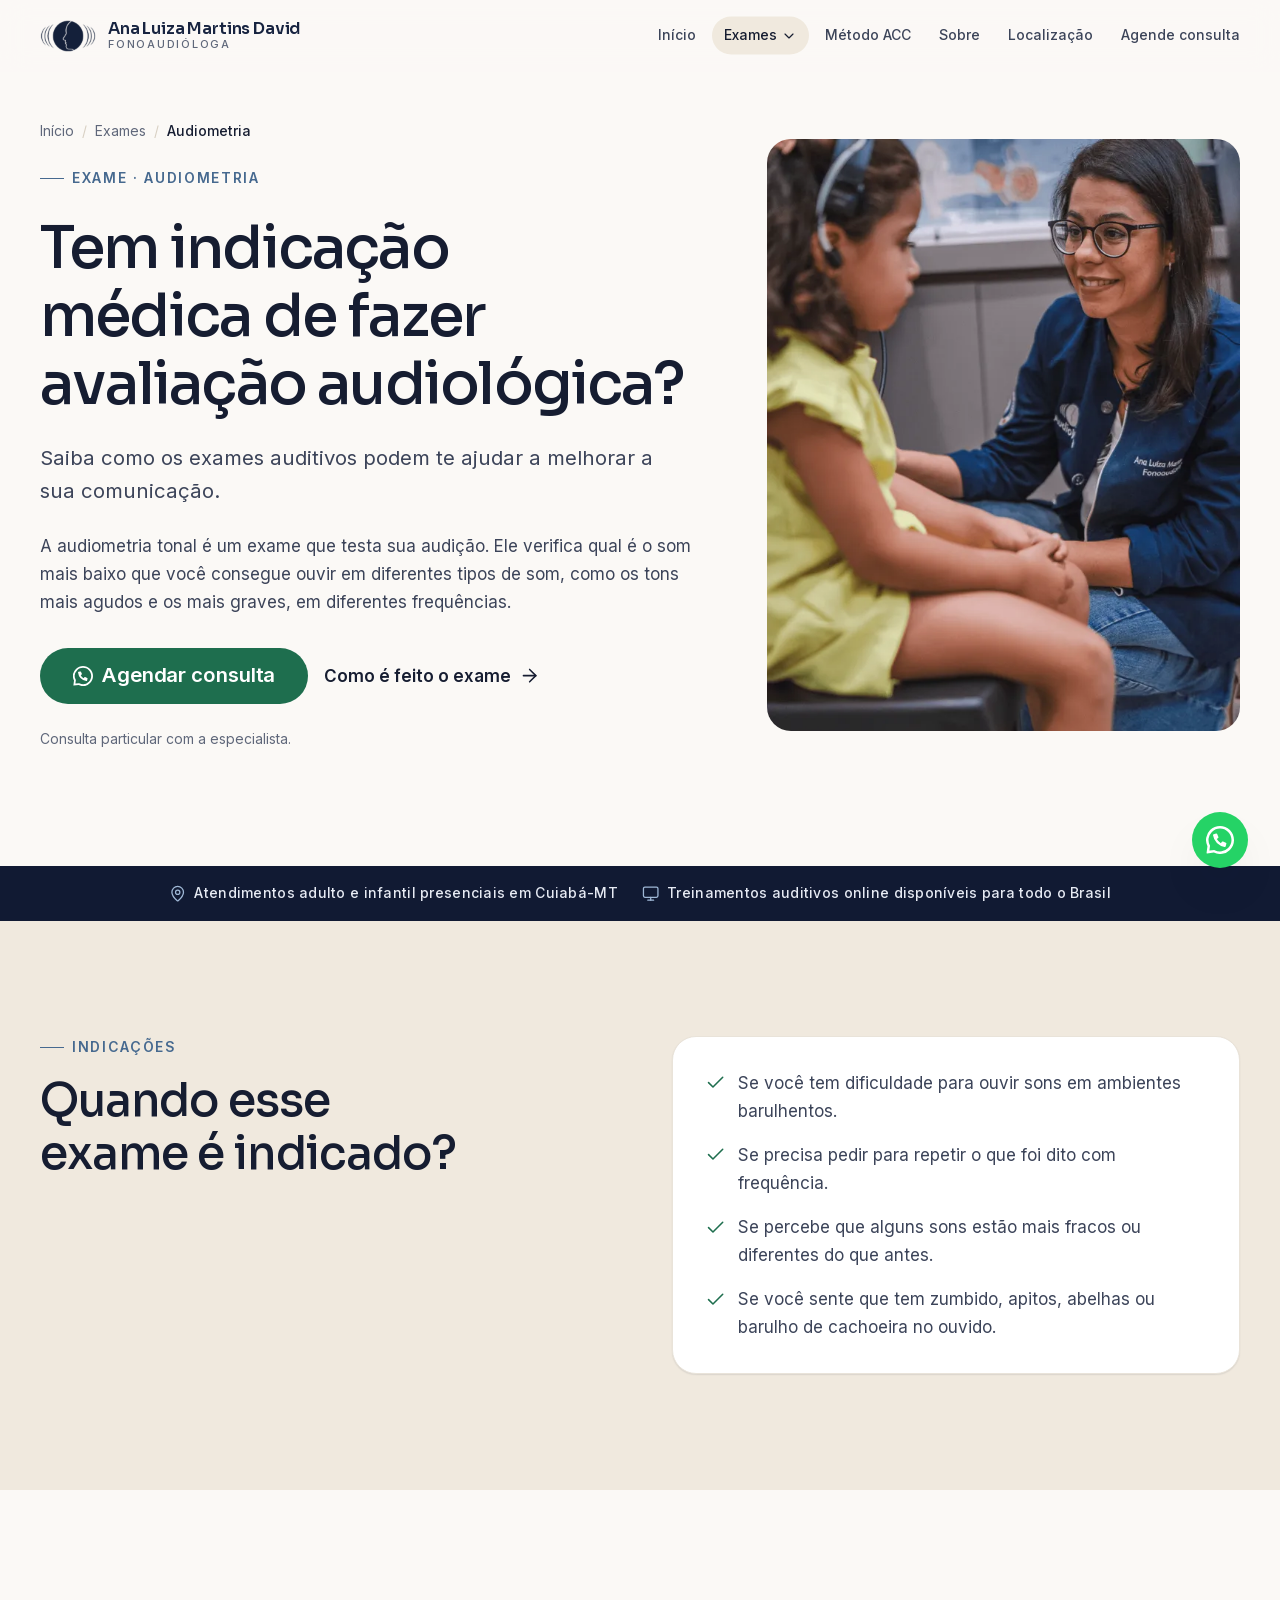
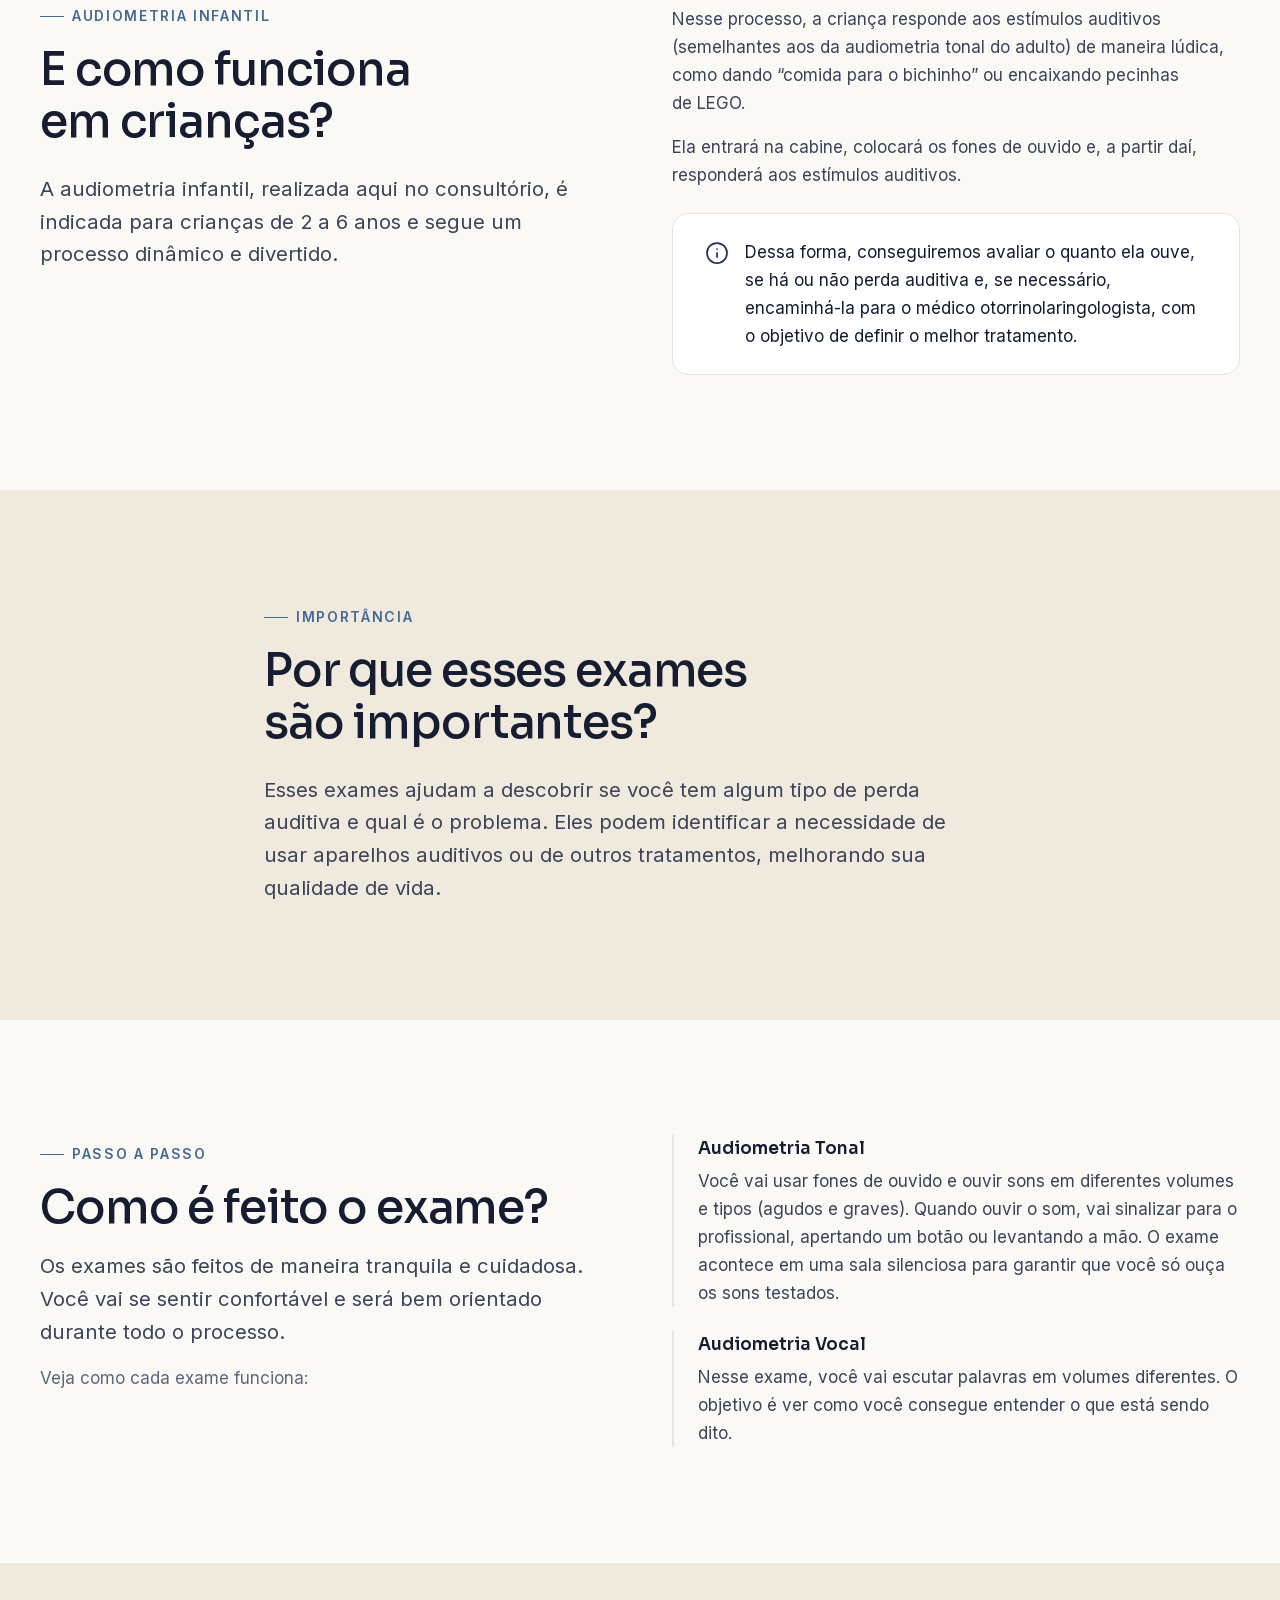
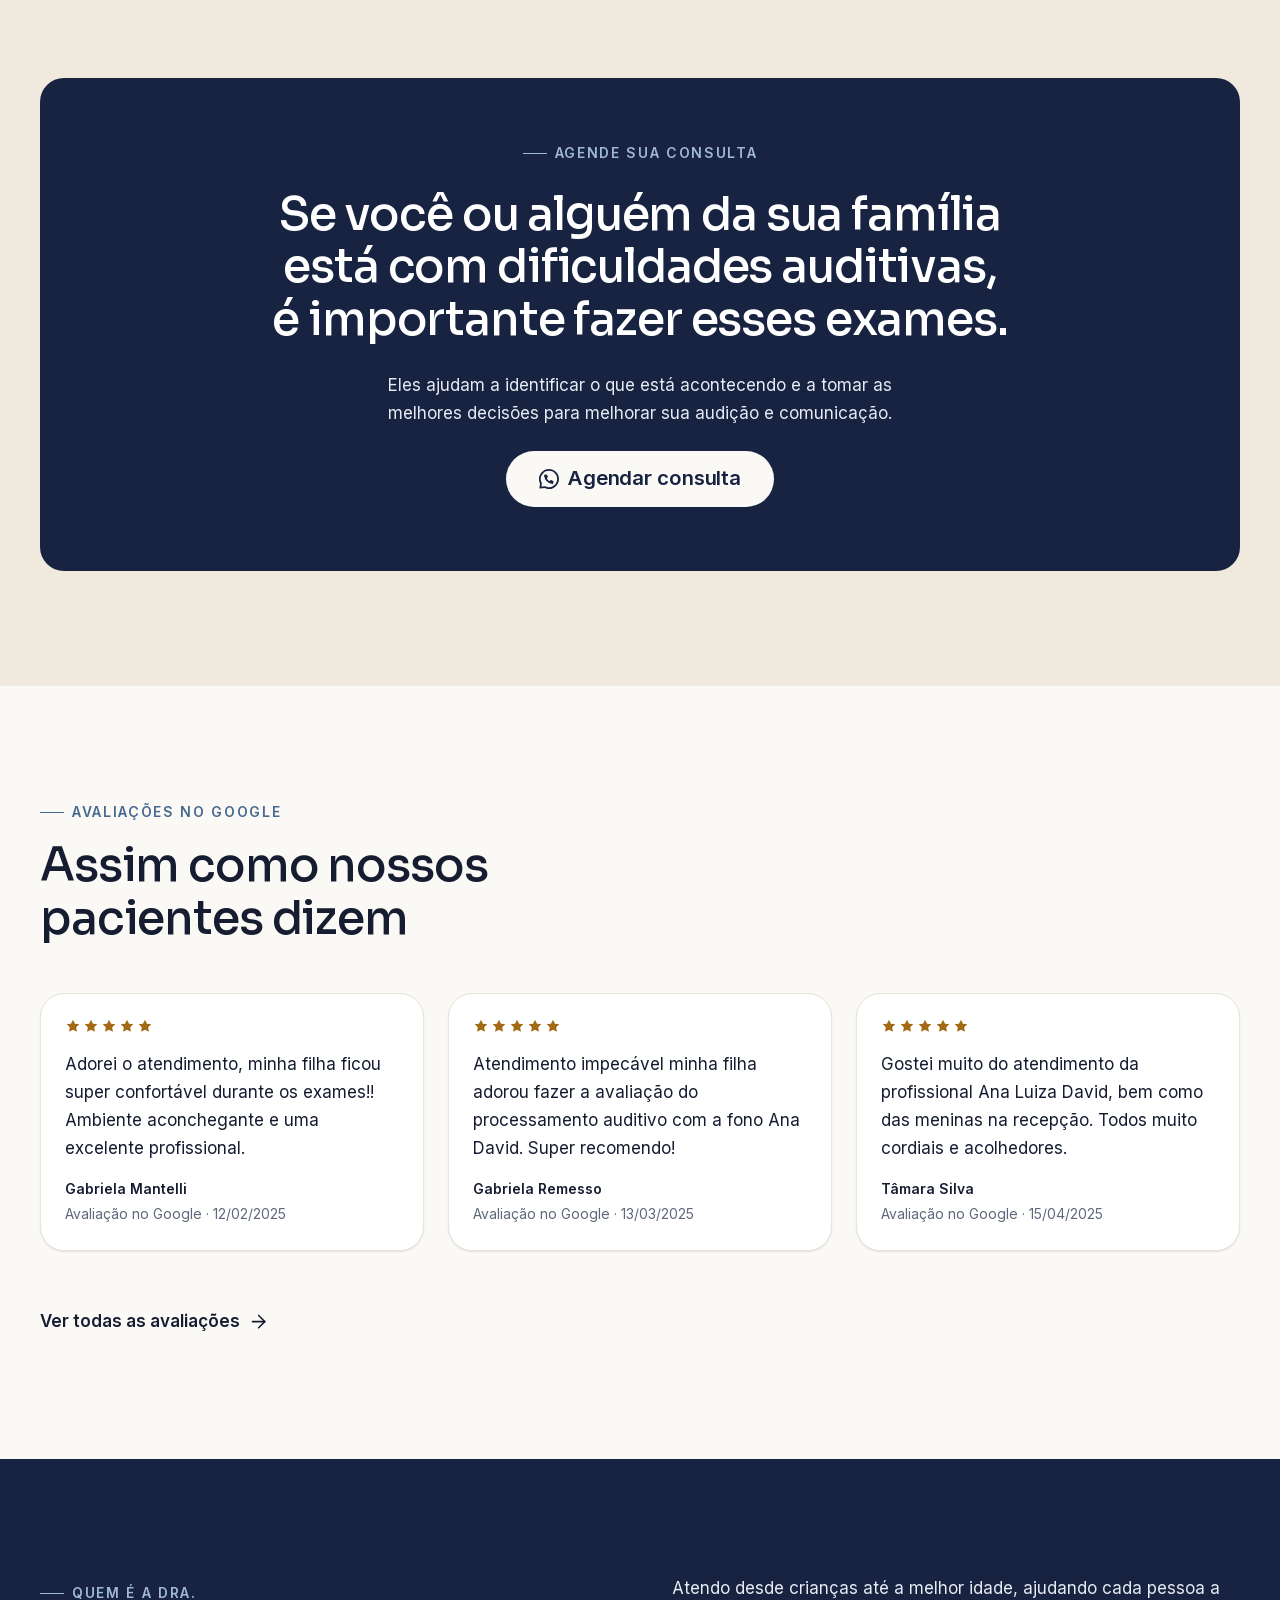
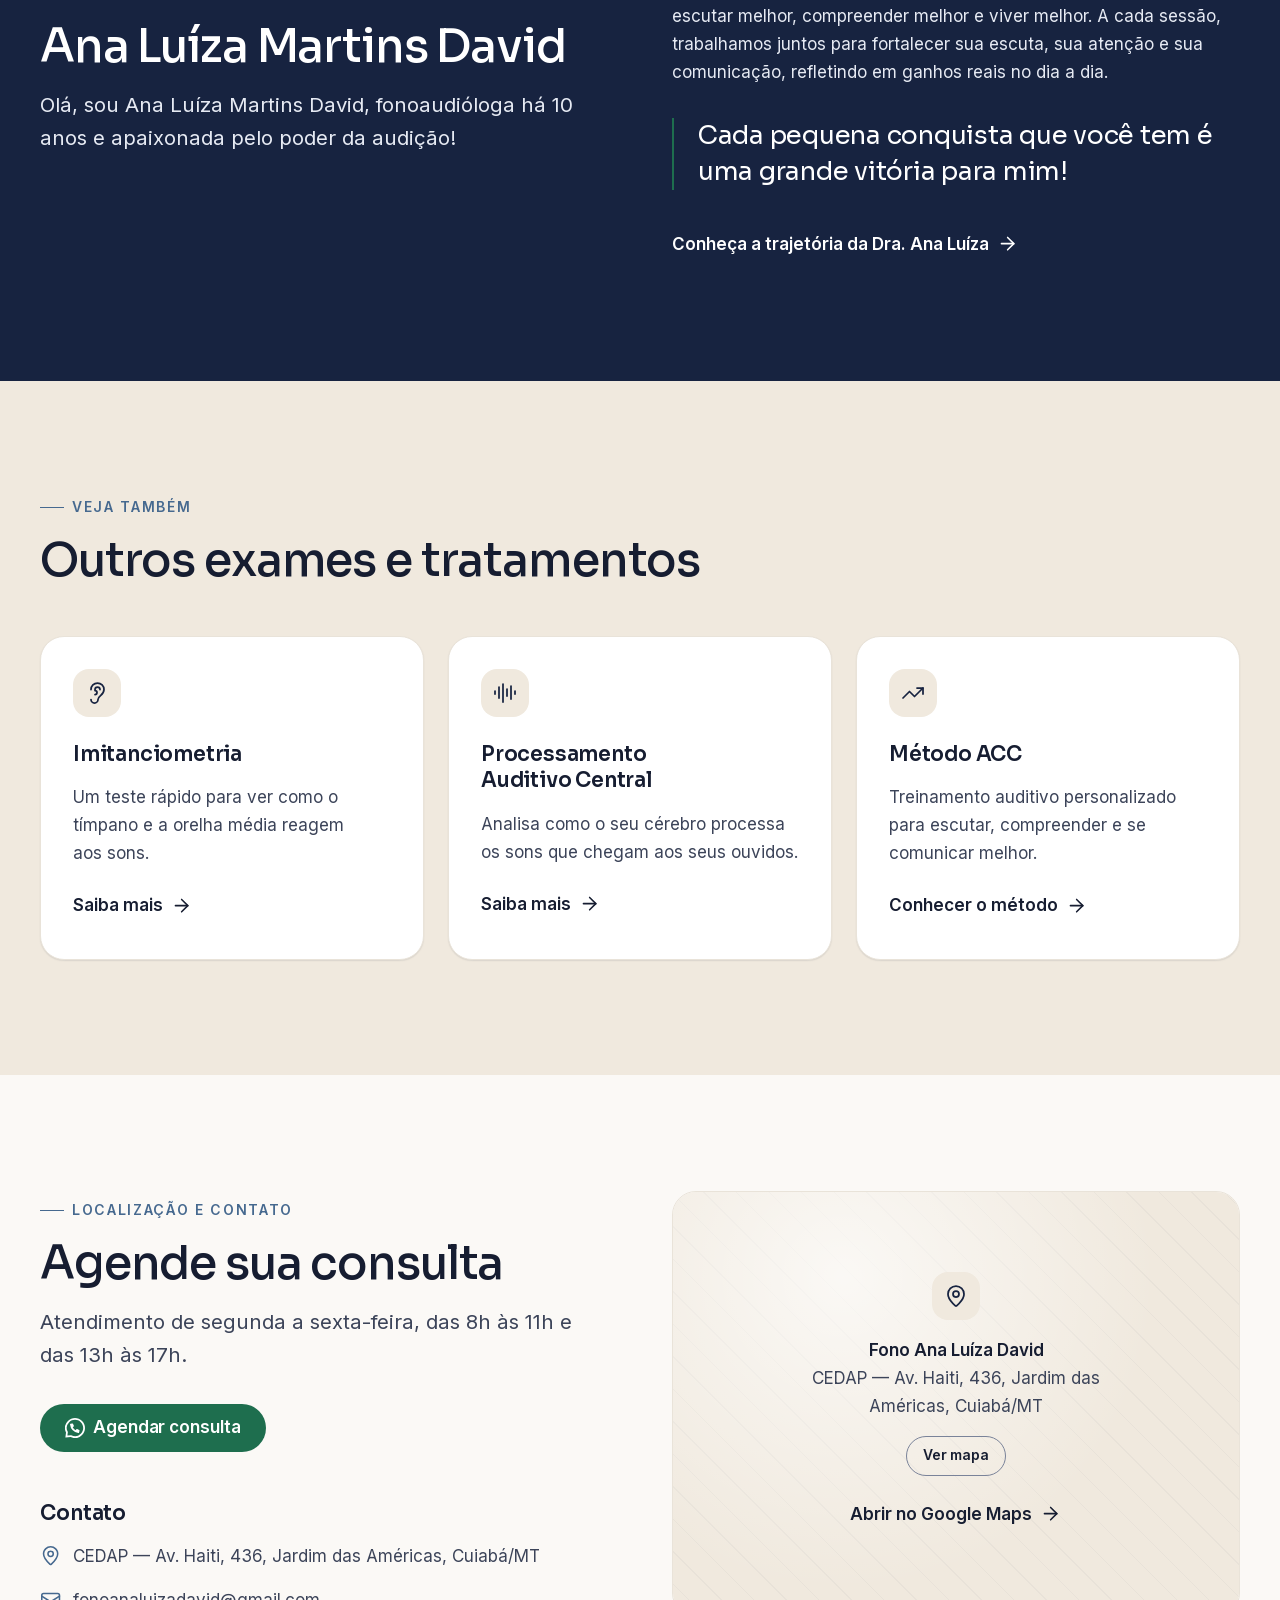
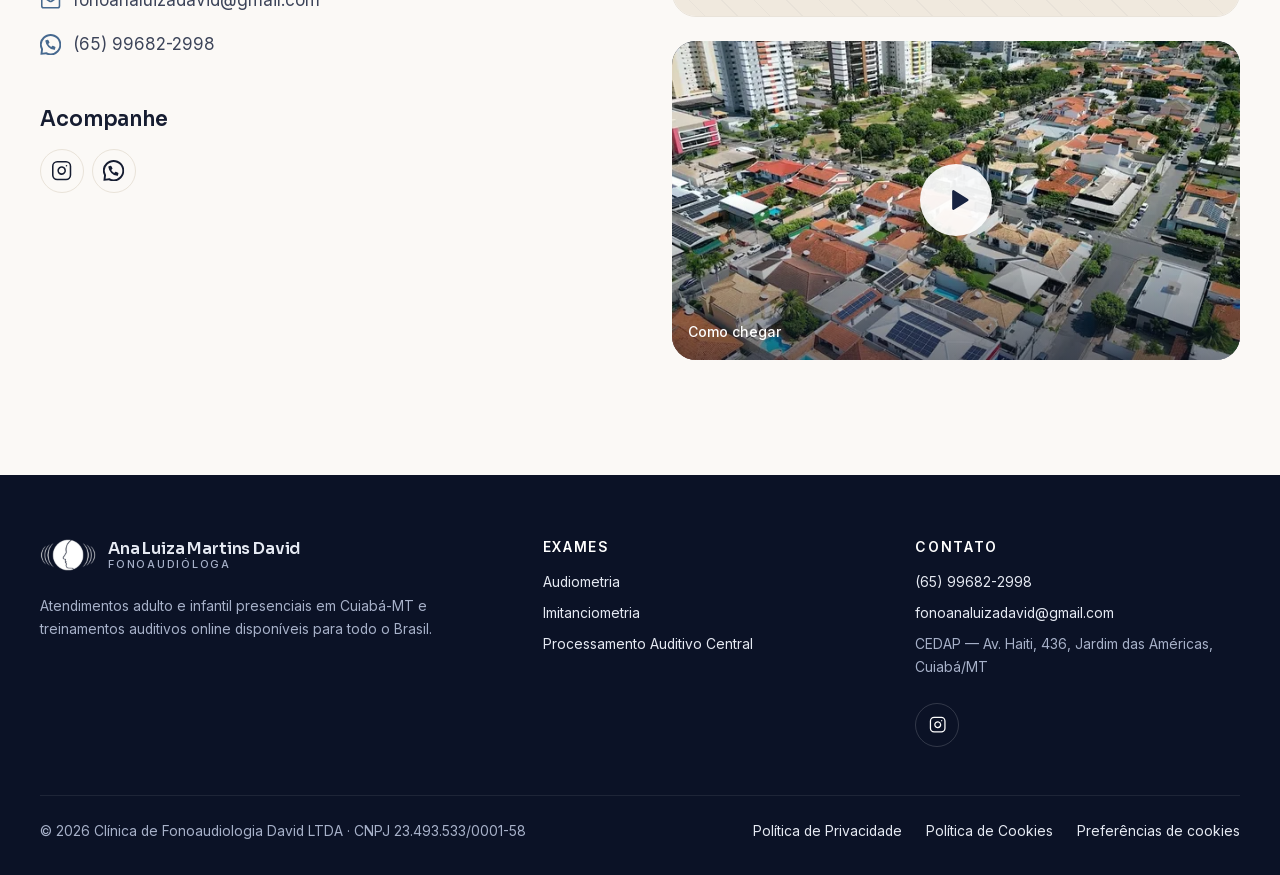
<file: audiometria/index.html>
<!doctype html>
<html lang="pt-BR">
<head>
  <meta charset="utf-8">
  <meta name="viewport" content="width=device-width, initial-scale=1">
  <title>Audiometria em Cuiabá: tonal, vocal e infantil | Ana Luíza</title>
  <meta name="description" content="Exame de audiometria tonal, vocal e infantil em Cuiabá-MT com fonoaudióloga especialista. Saiba quando é indicado e como é feito. Agende pelo WhatsApp.">
  <link rel="canonical" href="https://fonoanaluizadavid.com.br/audiometria/">
  <meta name="theme-color" content="#172340">

  <meta name="robots" content="index, follow, max-image-preview:large, max-snippet:-1">
  <meta name="author" content="Ana Luíza Martins David">
  <meta name="application-name" content="Fono Ana Luíza David">
  <meta name="apple-mobile-web-app-title" content="Fono Ana Luíza">
  <meta name="format-detection" content="telephone=no">
  <meta name="color-scheme" content="light">
  <meta name="geo.region" content="BR-MT">
  <meta name="geo.placename" content="Cuiabá">
  <meta name="geo.position" content="-15.6086979;-56.0730152">
  <meta name="ICBM" content="-15.6086979, -56.0730152">

  <!-- Cartão de compartilhamento (WhatsApp, Facebook, LinkedIn, X).
       Ao apontar o domínio próprio, troque https://guiooak.github.io/fonoanaluiza por https://fonoanaluizadavid.com.br -->
  <meta property="og:type" content="website">
  <meta property="og:locale" content="pt_BR">
  <meta property="og:site_name" content="Fono Ana Luíza David">
  <meta property="og:title" content="Audiometria em Cuiabá: tonal, vocal e infantil">
  <meta property="og:description" content="Avalie a audição de adultos e crianças com a fonoaudióloga Ana Luíza Martins David.">
  <meta property="og:url" content="https://guiooak.github.io/fonoanaluiza/audiometria/">
  <meta property="og:image" content="https://guiooak.github.io/fonoanaluiza/assets/img/og-audiometria-v2.jpg">
  <meta property="og:image:secure_url" content="https://guiooak.github.io/fonoanaluiza/assets/img/og-audiometria-v2.jpg">
  <meta property="og:image:type" content="image/jpeg">
  <meta property="og:image:width" content="1200">
  <meta property="og:image:height" content="630">
  <meta property="og:image:alt" content="Dra. Ana Luíza Martins David, fonoaudióloga, e o texto: Audiometria em Cuiabá: tonal, vocal e infantil">
  <meta name="twitter:card" content="summary_large_image">
  <meta name="twitter:title" content="Audiometria em Cuiabá: tonal, vocal e infantil">
  <meta name="twitter:description" content="Avalie a audição de adultos e crianças com a fonoaudióloga Ana Luíza Martins David.">
  <meta name="twitter:image" content="https://guiooak.github.io/fonoanaluiza/assets/img/og-audiometria-v2.jpg">
  <meta name="twitter:image:alt" content="Dra. Ana Luíza Martins David, fonoaudióloga, e o texto: Audiometria em Cuiabá: tonal, vocal e infantil">

  <script>document.documentElement.classList.add("js");</script>


  <link rel="icon" href="../assets/img/favicon-32.png" sizes="32x32">
  <link rel="apple-touch-icon" href="../assets/img/apple-touch-icon.png">
  <link rel="preload" href="../assets/fonts/sora-latin.woff2" as="font" type="font/woff2" crossorigin>
  <link rel="preload" href="../assets/fonts/inter-latin.woff2" as="font" type="font/woff2" crossorigin>
  <link rel="stylesheet" href="../assets/css/styles.css">

  <script type="application/ld+json">
  {
    "@context": "https://schema.org",
    "@graph": [
      {
        "@type": "MedicalWebPage",
        "name": "Audiometria",
        "url": "https://fonoanaluizadavid.com.br/audiometria/",
        "inLanguage": "pt-BR",
        "about": { "@type": "MedicalTest", "name": "Audiometria tonal e vocal" },
        "provider": { "@type": "MedicalBusiness", "name": "Fono Ana Luíza David", "url": "https://fonoanaluizadavid.com.br/", "telephone": "+55 65 99682-2998" }
      },
      {
        "@type": "BreadcrumbList",
        "itemListElement": [
          { "@type": "ListItem", "position": 1, "name": "Início", "item": "https://fonoanaluizadavid.com.br/" },
          { "@type": "ListItem", "position": 2, "name": "Audiometria", "item": "https://fonoanaluizadavid.com.br/audiometria/" }
        ]
      }
    ]
  }
  </script>
</head>
<body>
  <a class="skip-link" href="#conteudo">Pular para o conteúdo</a>

  <!-- ===================== HEADER ===================== -->
  <header class="site-header">
    <div class="container site-header__inner">
      <a class="brand" href="../">
        <img src="../assets/img/logo-icone.webp" alt="" width="168" height="96">
        <span class="brand__name">Ana Luiza Martins David <small>Fonoaudióloga</small></span>
      </a>
      <nav class="nav" aria-label="Principal">
        <ul class="nav__list">
          <li><a class="nav__link" href="../#inicio" data-spy="inicio video dado sinais depoimentos">Início</a></li>
          <li class="nav__item--has-menu">
            <button class="nav__link is-active" type="button" aria-expanded="false" aria-controls="submenu-exames">
              Exames <svg class="icon" aria-hidden="true"><use href="../assets/img/icons.svg#chevron-down"/></svg>
            </button>
            <ul class="submenu" id="submenu-exames">
              <li><a href="../audiometria/" aria-current="page">Audiometria <span>Tonal, vocal e infantil</span></a></li>
              <li><a href="../imitanciometria/">Imitanciometria <span>Saúde da orelha média</span></a></li>
              <li><a href="../processamento-auditivo-central/">Processamento Auditivo Central <span>Avaliação do PAC</span></a></li>
            </ul>
          </li>
          <li><a class="nav__link" href="../#metodo" data-spy="acc-conecta metodo tratamento">Método ACC</a></li>
          <li><a class="nav__link" href="../#sobre" data-spy="sobre">Sobre</a></li>
          <li><a class="nav__link" href="../#localizacao" data-spy="localizacao">Localização</a></li>
          <li><a class="nav__link" href="#agendar" data-spy="agendar">Agende consulta</a></li>
        </ul>
      </nav>
      <button class="menu-toggle" type="button" aria-expanded="false" aria-controls="mobile-nav" aria-label="Abrir menu">
        <svg class="icon icon-open" aria-hidden="true"><use href="../assets/img/icons.svg#menu"/></svg>
        <svg class="icon icon-close" aria-hidden="true"><use href="../assets/img/icons.svg#close"/></svg>
      </button>
    </div>
  </header>
  <nav class="mobile-nav" id="mobile-nav" aria-label="Menu móvel">
    <ul>
      <li><a href="../#inicio" data-spy="inicio video dado sinais depoimentos">Início</a></li>
      <li><span class="mobile-nav__label">Exames</span>
        <ul class="mobile-nav__sub">
          <li><a href="../audiometria/" aria-current="page">Audiometria</a></li>
          <li><a href="../imitanciometria/">Imitanciometria</a></li>
          <li><a href="../processamento-auditivo-central/">Processamento Auditivo Central</a></li>
        </ul>
      </li>
      <li><a href="../#metodo" data-spy="acc-conecta metodo tratamento">Método ACC</a></li>
      <li><a href="../#sobre" data-spy="sobre">Sobre</a></li>
      <li><a href="../#localizacao" data-spy="localizacao">Localização</a></li>
      <li><a href="#agendar" data-spy="agendar">Agende consulta</a></li>
    </ul>
  </nav>

  <main id="conteudo">

    <!-- ===================== HERO ===================== -->
    <section class="hero">
      <div class="container hero__grid">
        <div class="hero__content" data-reveal>
          <nav class="breadcrumb" aria-label="Você está em">
            <ol>
              <li><a href="../">Início</a></li>
              <li>Exames</li>
              <li><span aria-current="page">Audiometria</span></li>
            </ol>
          </nav>
          <span class="eyebrow">Exame · Audiometria</span>
          <h1>Tem indicação médica de fazer avaliação audiológica?</h1>
          <p class="lead">Saiba como os exames auditivos podem te ajudar a melhorar a sua comunicação.</p>
          <p>A audiometria tonal é um exame que testa sua audição. Ele verifica qual é o som mais baixo que você consegue ouvir em diferentes tipos de som, como os tons mais agudos e os mais graves, em diferentes frequências.</p>
          <div class="hero__actions">
            <a class="btn btn--lg" href="https://wa.me/5565996822998" target="_blank" rel="noopener" data-cta="hero">
              <svg class="icon" aria-hidden="true"><use href="../assets/img/icons.svg#whatsapp"/></svg> Agendar consulta
            </a>
            <a class="link-arrow" href="#como-e-feito">Como é feito o exame <svg class="icon" aria-hidden="true"><use href="../assets/img/icons.svg#arrow-right"/></svg></a>
          </div>
          <p class="cta-note">Consulta particular com a especialista.</p>
        </div>
        <div class="media media--portrait hero__media" data-reveal>
          <img src="../assets/img/dra-paciente-960.webp" srcset="../assets/img/dra-paciente-640.webp 640w, ../assets/img/dra-paciente-960.webp 960w" sizes="(min-width: 56rem) 30rem, min(90vw, 30rem)" alt="Dra. Ana Luíza em atendimento com uma criança usando fones de ouvido" width="960" height="1375" fetchpriority="high">
        </div>
      </div>
    </section>

    <div class="strip">
      <div class="container cluster">
        <span class="strip__item"><svg class="icon" aria-hidden="true"><use href="../assets/img/icons.svg#map-pin"/></svg> Atendimentos adulto e infantil presenciais em Cuiabá-MT</span>
        <span class="strip__item"><svg class="icon" aria-hidden="true"><use href="../assets/img/icons.svg#monitor"/></svg> Treinamentos auditivos online disponíveis para todo o Brasil</span>
      </div>
    </div>

    <!-- ===================== INDICAÇÕES ===================== -->
    <section class="section section--alt" id="indicacoes">
      <div class="container split split--top">
        <div class="section-head" style="margin-bottom:0" data-reveal>
          <span class="eyebrow">Indicações</span>
          <h2>Quando esse exame é indicado?</h2>
        </div>
        <div class="card" data-reveal>
          <ul class="checklist">
            <li><svg class="icon" aria-hidden="true"><use href="../assets/img/icons.svg#check"/></svg><span>Se você tem dificuldade para ouvir sons em ambientes barulhentos.</span></li>
            <li><svg class="icon" aria-hidden="true"><use href="../assets/img/icons.svg#check"/></svg><span>Se precisa pedir para repetir o que foi dito com frequência.</span></li>
            <li><svg class="icon" aria-hidden="true"><use href="../assets/img/icons.svg#check"/></svg><span>Se percebe que alguns sons estão mais fracos ou diferentes do que antes.</span></li>
            <li><svg class="icon" aria-hidden="true"><use href="../assets/img/icons.svg#check"/></svg><span>Se você sente que tem zumbido, apitos, abelhas ou barulho de cachoeira no ouvido.</span></li>
          </ul>
        </div>
      </div>
    </section>

    <!-- ===================== CRIANÇAS ===================== -->
    <section class="section" id="criancas">
      <div class="container split split--top">
        <div class="section-head" style="margin-bottom:0" data-reveal>
          <span class="eyebrow">Audiometria infantil</span>
          <h2>E como funciona em crianças?</h2>
          <p class="lead">A audiometria infantil, realizada aqui no consultório, é indicada para crianças de 2 a 6 anos e segue um processo dinâmico e divertido.</p>
        </div>
        <div class="flow" data-reveal>
          <p>Nesse processo, a criança responde aos estímulos auditivos (semelhantes aos da audiometria tonal do adulto) de maneira lúdica, como dando “comida para o bichinho” ou encaixando pecinhas de LEGO.</p>
          <p>Ela entrará na cabine, colocará os fones de ouvido e, a partir daí, responderá aos estímulos auditivos.</p>
          <div class="callout" style="--flow-space:var(--space-6)">
            <svg class="icon" aria-hidden="true"><use href="../assets/img/icons.svg#info"/></svg>
            <p>Dessa forma, conseguiremos avaliar o quanto ela ouve, se há ou não perda auditiva e, se necessário, encaminhá-la para o médico otorrinolaringologista, com o objetivo de definir o melhor tratamento.</p>
          </div>
        </div>
      </div>
    </section>

    <!-- ===================== IMPORTÂNCIA ===================== -->
    <section class="section section--alt" id="importancia">
      <div class="container container--narrow">
        <div class="section-head" style="margin-bottom:0" data-reveal>
          <span class="eyebrow">Importância</span>
          <h2>Por que esses exames são importantes?</h2>
          <p class="lead">Esses exames ajudam a descobrir se você tem algum tipo de perda auditiva e qual é o problema. Eles podem identificar a necessidade de usar aparelhos auditivos ou de outros tratamentos, melhorando sua qualidade de vida.</p>
        </div>
      </div>
    </section>

    <!-- ===================== COMO É FEITO ===================== -->
    <section class="section" id="como-e-feito">
      <div class="container split split--top">
        <div class="flow is-sticky" data-reveal>
          <span class="eyebrow">Passo a passo</span>
          <h2>Como é feito o exame?</h2>
          <p class="lead">Os exames são feitos de maneira tranquila e cuidadosa. Você vai se sentir confortável e será bem orientado durante todo o processo.</p>
          <p class="muted">Veja como cada exame funciona:</p>
        </div>
        <div data-reveal>
          <dl class="def-list">
            <div><dt>Audiometria Tonal</dt><dd>Você vai usar fones de ouvido e ouvir sons em diferentes volumes e tipos (agudos e graves). Quando ouvir o som, vai sinalizar para o profissional, apertando um botão ou levantando a mão. O exame acontece em uma sala silenciosa para garantir que você só ouça os sons testados.</dd></div>
            <div><dt>Audiometria Vocal</dt><dd>Nesse exame, você vai escutar palavras em volumes diferentes. O objetivo é ver como você consegue entender o que está sendo dito.</dd></div>
          </dl>
        </div>
      </div>
    </section>

    <!-- ===================== CTA ===================== -->
    <section class="section section--alt" id="agendar">
      <div class="container">
        <div class="cta-block" data-reveal>
          <span class="eyebrow">Agende sua consulta</span>
          <h2>Se você ou alguém da sua família está com dificuldades auditivas, é importante fazer esses exames.</h2>
          <p>Eles ajudam a identificar o que está acontecendo e a tomar as melhores decisões para melhorar sua audição e comunicação.</p>
          <a class="btn btn--lg" href="https://wa.me/5565996822998" target="_blank" rel="noopener" data-cta="cta-final">
            <svg class="icon" aria-hidden="true"><use href="../assets/img/icons.svg#whatsapp"/></svg> Agendar consulta
          </a>
        </div>
      </div>
    </section>

    <!-- ===================== AVALIAÇÕES ===================== -->
    <section class="section" id="avaliacoes">
      <div class="container">
        <div class="section-head" data-reveal>
          <span class="eyebrow">Avaliações no Google</span>
          <h2>Assim como nossos pacientes dizem</h2>
        </div>
        <div class="reviews" data-reveal>
          <figure class="card review">
            <div class="review__stars" role="img" aria-label="5 de 5 estrelas"><svg class="icon" aria-hidden="true"><use href="../assets/img/icons.svg#star"/></svg><svg class="icon" aria-hidden="true"><use href="../assets/img/icons.svg#star"/></svg><svg class="icon" aria-hidden="true"><use href="../assets/img/icons.svg#star"/></svg><svg class="icon" aria-hidden="true"><use href="../assets/img/icons.svg#star"/></svg><svg class="icon" aria-hidden="true"><use href="../assets/img/icons.svg#star"/></svg></div>
            <blockquote class="review__text"><p>Adorei o atendimento, minha filha ficou super confortável durante os exames!! Ambiente aconchegante e uma excelente profissional.</p></blockquote>
            <figcaption class="review__author"><strong>Gabriela Mantelli</strong><span>Avaliação no Google · <time datetime="2025-02-12">12/02/2025</time></span></figcaption>
          </figure>
          <figure class="card review">
            <div class="review__stars" role="img" aria-label="5 de 5 estrelas"><svg class="icon" aria-hidden="true"><use href="../assets/img/icons.svg#star"/></svg><svg class="icon" aria-hidden="true"><use href="../assets/img/icons.svg#star"/></svg><svg class="icon" aria-hidden="true"><use href="../assets/img/icons.svg#star"/></svg><svg class="icon" aria-hidden="true"><use href="../assets/img/icons.svg#star"/></svg><svg class="icon" aria-hidden="true"><use href="../assets/img/icons.svg#star"/></svg></div>
            <blockquote class="review__text"><p>Atendimento impecável minha filha adorou fazer a avaliação do processamento auditivo com a fono Ana David. Super recomendo!</p></blockquote>
            <figcaption class="review__author"><strong>Gabriela Remesso</strong><span>Avaliação no Google · <time datetime="2025-03-13">13/03/2025</time></span></figcaption>
          </figure>
          <figure class="card review">
            <div class="review__stars" role="img" aria-label="5 de 5 estrelas"><svg class="icon" aria-hidden="true"><use href="../assets/img/icons.svg#star"/></svg><svg class="icon" aria-hidden="true"><use href="../assets/img/icons.svg#star"/></svg><svg class="icon" aria-hidden="true"><use href="../assets/img/icons.svg#star"/></svg><svg class="icon" aria-hidden="true"><use href="../assets/img/icons.svg#star"/></svg><svg class="icon" aria-hidden="true"><use href="../assets/img/icons.svg#star"/></svg></div>
            <blockquote class="review__text"><p>Gostei muito do atendimento da profissional Ana Luiza David, bem como das meninas na recepção. Todos muito cordiais e acolhedores.</p></blockquote>
            <figcaption class="review__author"><strong>Tâmara Silva</strong><span>Avaliação no Google · <time datetime="2025-04-15">15/04/2025</time></span></figcaption>
          </figure>
        </div>
        <a class="link-arrow mt-6" href="../#avaliacoes">Ver todas as avaliações <svg class="icon" aria-hidden="true"><use href="../assets/img/icons.svg#arrow-right"/></svg></a>
      </div>
    </section>

    <!-- ===================== SOBRE (resumo) ===================== -->
    <section class="section section--dark" id="sobre">
      <div class="container split split--top">
        <div class="flow" data-reveal>
          <span class="eyebrow">Quem é a Dra.</span>
          <h2>Ana Luíza Martins David</h2>
          <p class="lead">Olá, sou Ana Luíza Martins David, fonoaudióloga há 10 anos e apaixonada pelo poder da audição!</p>
        </div>
        <div class="flow" data-reveal>
          <p>Atendo desde crianças até a melhor idade, ajudando cada pessoa a escutar melhor, compreender melhor e viver melhor. A cada sessão, trabalhamos juntos para fortalecer sua escuta, sua atenção e sua comunicação, refletindo em ganhos reais no dia a dia.</p>
          <p class="quote" style="--flow-space:var(--space-8)">Cada pequena conquista que você tem é uma grande vitória para mim!</p>
          <a class="link-arrow" style="--flow-space:var(--space-8)" href="../#sobre">Conheça a trajetória da Dra. Ana Luíza <svg class="icon" aria-hidden="true"><use href="../assets/img/icons.svg#arrow-right"/></svg></a>
        </div>
      </div>
    </section>

    <!-- ===================== OUTROS EXAMES ===================== -->
    <section class="section section--alt" id="outros-exames">
      <div class="container">
        <div class="section-head" data-reveal>
          <span class="eyebrow">Veja também</span>
          <h2>Outros exames e tratamentos</h2>
        </div>
        <div class="grid grid--3">
          <a class="card card--interactive" href="../imitanciometria/" style="text-decoration:none" data-reveal>
            <span class="icon-badge"><svg class="icon" aria-hidden="true"><use href="../assets/img/icons.svg#ear"/></svg></span>
            <h3 class="card__title">Imitanciometria</h3>
            <p class="card__text">Um teste rápido para ver como o tímpano e a orelha média reagem aos sons.</p>
            <span class="link-arrow">Saiba mais <svg class="icon" aria-hidden="true"><use href="../assets/img/icons.svg#arrow-right"/></svg></span>
          </a>
          <a class="card card--interactive" href="../processamento-auditivo-central/" style="text-decoration:none" data-reveal>
            <span class="icon-badge"><svg class="icon" aria-hidden="true"><use href="../assets/img/icons.svg#noise"/></svg></span>
            <h3 class="card__title">Processamento Auditivo Central</h3>
            <p class="card__text">Analisa como o seu cérebro processa os sons que chegam aos seus ouvidos.</p>
            <span class="link-arrow">Saiba mais <svg class="icon" aria-hidden="true"><use href="../assets/img/icons.svg#arrow-right"/></svg></span>
          </a>
          <a class="card card--interactive" href="../#metodo" style="text-decoration:none" data-reveal>
            <span class="icon-badge"><svg class="icon" aria-hidden="true"><use href="../assets/img/icons.svg#trending-up"/></svg></span>
            <h3 class="card__title">Método ACC</h3>
            <p class="card__text">Treinamento auditivo personalizado para escutar, compreender e se comunicar melhor.</p>
            <span class="link-arrow">Conhecer o método <svg class="icon" aria-hidden="true"><use href="../assets/img/icons.svg#arrow-right"/></svg></span>
          </a>
        </div>
      </div>
    </section>


    <!-- ===================== LOCALIZAÇÃO ===================== -->
    <section class="section" id="localizacao">
      <div class="container split split--top">
        <div class="stack" style="--stack-gap:var(--space-12)" data-reveal>
          <div class="flow">
            <span class="eyebrow">Localização e contato</span>
            <h2>Agende sua consulta</h2>
            <p class="lead">Atendimento de segunda a sexta-feira, das 8h às 11h e das 13h às 17h.</p>
            <a class="btn" style="--flow-space:var(--space-8)" href="https://wa.me/5565996822998" data-cta="localizacao" target="_blank" rel="noopener">
              <svg class="icon" aria-hidden="true"><use href="../assets/img/icons.svg#whatsapp"/></svg> Agendar consulta
            </a>
          </div>
          <div class="stack" style="--stack-gap:var(--space-4)">
            <h3 class="h4">Contato</h3>
            <ul class="contact-list">
              <li><svg class="icon" aria-hidden="true"><use href="../assets/img/icons.svg#map-pin"/></svg><span>CEDAP — Av. Haiti, 436, Jardim das Américas, Cuiabá/MT</span></li>
              <li><svg class="icon" aria-hidden="true"><use href="../assets/img/icons.svg#mail"/></svg><a href="mailto:fonoanaluizadavid@gmail.com">fonoanaluizadavid@gmail.com</a></li>
              <li><svg class="icon" aria-hidden="true"><use href="../assets/img/icons.svg#whatsapp"/></svg><a href="https://wa.me/5565996822998" data-cta="contato" target="_blank" rel="noopener">(65) 99682-2998</a></li>
            </ul>
          </div>
          <div class="stack" style="--stack-gap:var(--space-4)">
            <h3 class="h4">Acompanhe</h3>
            <div class="social">
              <a href="https://www.instagram.com/fonoanaluizadavid/" aria-label="Instagram" rel="noopener" target="_blank"><svg class="icon" aria-hidden="true"><use href="../assets/img/icons.svg#instagram"/></svg></a>
              <a href="https://wa.me/5565996822998" aria-label="WhatsApp" data-cta="social" target="_blank" rel="noopener"><svg class="icon" aria-hidden="true"><use href="../assets/img/icons.svg#whatsapp"/></svg></a>
            </div>
          </div>
        </div>
        <div class="stack" style="--stack-gap:var(--space-6)" data-reveal>
          <div class="map">
            <div class="map__placeholder">
              <span class="icon-badge"><svg class="icon" aria-hidden="true"><use href="../assets/img/icons.svg#map-pin"/></svg></span>
              <address><strong>Fono Ana Luíza David</strong>CEDAP — Av. Haiti, 436, Jardim das Américas, Cuiabá/MT</address>
              <button class="btn btn--secondary btn--sm" type="button" data-map-src="https://www.google.com/maps/embed?pb=!1m18!1m12!1m3!1d3842.680730217445!2d-56.0730152!3d-15.6086979!2m3!1f0!2f0!3f0!3m2!1i1024!2i768!4f13.1!3m3!1m2!1s0x93763531236e9037%3A0xf16568c66f29810c!2sFono%20Ana%20David%20%7C%20Audiologia%20%7C%20Processamento%20Auditivo%20%7C%20Treinamento%20Auditivo!5e0!3m2!1spt-BR!2sbr!4v1749219478955!5m2!1spt-BR!2sbr" data-map-title="Mapa: Fono Ana Luíza David, Av. Haiti, 436, Cuiabá">Ver mapa</button>
              <a class="link-arrow" href="https://www.google.com/maps/search/?api=1&amp;query=Fono+Ana+David+Av.+Haiti+436+Cuiab%C3%A1" target="_blank" rel="noopener">Abrir no Google Maps <svg class="icon" aria-hidden="true"><use href="../assets/img/icons.svg#arrow-right"/></svg></a>
            </div>
          </div>
          <button class="video" type="button" data-vimeo="1085682696" aria-label="Assistir ao vídeo: como chegar ao consultório">
            <img src="../assets/img/video-localizacao.webp" alt="" width="640" height="360" loading="lazy">
            <span class="video__play"><span><svg class="icon" aria-hidden="true"><use href="../assets/img/icons.svg#play"/></svg></span></span>
            <span class="video__label">Como chegar</span>
          </button>
        </div>
      </div>
    </section>

  </main>

  <!-- ===================== FOOTER ===================== -->
  <footer class="site-footer">
    <div class="container">
      <div class="site-footer__grid">
        <div>
          <a class="brand brand--light" href="../">
            <img src="../assets/img/logo-icone-branco.webp" alt="" width="168" height="96" loading="lazy">
            <span class="brand__name">Ana Luiza Martins David <small>Fonoaudióloga</small></span>
          </a>
          <p>Atendimentos adulto e infantil presenciais em Cuiabá-MT e treinamentos auditivos online disponíveis para todo o Brasil.</p>
        </div>
        <div>
          <h2>Exames</h2>
          <ul class="stack" role="list" style="--stack-gap:var(--space-2)">
            <li><a href="../audiometria/">Audiometria</a></li>
            <li><a href="../imitanciometria/">Imitanciometria</a></li>
            <li><a href="../processamento-auditivo-central/">Processamento Auditivo Central</a></li>
          </ul>
        </div>
        <div>
          <h2>Contato</h2>
          <ul class="stack" role="list" style="--stack-gap:var(--space-2)">
            <li><a href="https://wa.me/5565996822998" data-cta="rodape" target="_blank" rel="noopener">(65) 99682-2998</a></li>
            <li><a href="mailto:fonoanaluizadavid@gmail.com">fonoanaluizadavid@gmail.com</a></li>
            <li>CEDAP — Av. Haiti, 436, Jardim das Américas, Cuiabá/MT</li>
          </ul>
          <div class="social mt-6">
            <a href="https://www.instagram.com/fonoanaluizadavid/" aria-label="Instagram" rel="noopener" target="_blank"><svg class="icon" aria-hidden="true"><use href="../assets/img/icons.svg#instagram"/></svg></a>
          </div>
        </div>
      </div>
      <div class="site-footer__bottom">
        <p>© <span data-year>2026</span> Clínica de Fonoaudiologia David LTDA · CNPJ 23.493.533/0001-58</p>
        <nav class="footer-legal" aria-label="Informações legais">
          <a href="#politica-de-privacidade">Política de Privacidade</a>
          <a href="#politica-de-cookies">Política de Cookies</a>
          <button type="button" data-consent-reopen>Preferências de cookies</button>
        </nav>
      </div>
    </div>
  </footer>

  <a class="wa-float" href="https://wa.me/5565996822998" aria-label="Conversar no WhatsApp" data-cta="flutuante" target="_blank" rel="noopener">
    <svg class="icon" aria-hidden="true"><use href="../assets/img/icons.svg#whatsapp"/></svg>
  </a>

  <!-- ===================== AVISO DE COOKIES ===================== -->
  <div class="consent theme-dark" data-consent-banner role="region" aria-label="Aviso de cookies" hidden>
    <p class="consent__text">Usamos cookies para medir as visitas ao site e o resultado dos nossos anúncios, só se você permitir. Saiba mais na <a href="#politica-de-cookies">Política de Cookies</a>.</p>
    <div class="consent__actions">
      <button class="btn btn--secondary" type="button" data-consent="reject">Recusar</button>
      <button class="btn" type="button" data-consent="accept">Aceitar</button>
    </div>
  </div>

  <!-- ===================== POLÍTICA DE PRIVACIDADE ===================== -->
  <dialog class="policy-modal" id="politica-de-privacidade" aria-labelledby="politica-de-privacidade-titulo">
    <div class="policy-modal__header">
      <h2 id="politica-de-privacidade-titulo">Política de Privacidade</h2>
      <button class="policy-modal__close" type="button" aria-label="Fechar"><svg class="icon" aria-hidden="true"><use href="../assets/img/icons.svg#close"/></svg></button>
    </div>
    <div class="policy-modal__body flow">
      <p class="small muted">Última atualização: 18 de outubro de 2026</p>
      <p>Esta política explica como a Clínica de Fonoaudiologia David LTDA trata os dados pessoais de quem visita este site ou entra em contato conosco, de acordo com a Lei Geral de Proteção de Dados (Lei nº 13.709/2018 — LGPD).</p>

      <h3>1. Quem é a responsável pelos seus dados</h3>
      <p>A controladora dos dados é a <strong>Clínica de Fonoaudiologia David LTDA</strong>, CNPJ 23.493.533/0001-58, com sede no CEDAP — Av. Haiti, 436, Jardim das Américas, Cuiabá/MT, sob responsabilidade técnica da fonoaudióloga Ana Luíza Martins David.</p>
      <p>Para qualquer assunto sobre privacidade e proteção de dados, fale com a gente pelo e-mail <a href="mailto:fonoanaluizadavid@gmail.com">fonoanaluizadavid@gmail.com</a>.</p>

      <h3>2. Quais dados são tratados</h3>
      <ul>
        <li><strong>Dados de navegação, somente se você aceitar os cookies:</strong> páginas visitadas, tempo de permanência, tipo de dispositivo e navegador, localização aproximada, origem da visita (por exemplo, um anúncio ou uma busca) e cliques nos botões de contato. Se você recusar, esses dados não são coletados.</li>
        <li><strong>Dados que você nos envia ao entrar em contato</strong> pelo WhatsApp, e-mail ou Instagram: nome, telefone, e-mail e o conteúdo da conversa. Essa conversa pode incluir informações de saúde, como queixas auditivas, exames e laudos, inclusive de crianças e adolescentes sob a sua responsabilidade. Esses são dados sensíveis e recebem cuidado redobrado.</li>
      </ul>
      <p>Este site não possui formulários, cadastro nem área de login.</p>

      <h3>3. Para que os dados são usados</h3>
      <ul>
        <li>Responder às suas mensagens e agendar consultas e exames.</li>
        <li>Realizar o atendimento fonoaudiológico e manter o prontuário, como exigem as normas da profissão.</li>
        <li>Entender como o site é usado, para melhorá-lo, e medir o resultado dos nossos anúncios. Isso só acontece com o seu consentimento.</li>
      </ul>
      <p>Tratamos os dados com base no seu consentimento (cookies de medição e publicidade), nos procedimentos necessários para o agendamento e a prestação do serviço, na tutela da saúde e no cumprimento de obrigações legais e regulatórias.</p>

      <h3>4. Com quem os dados são compartilhados</h3>
      <p>Não vendemos nem alugamos dados pessoais. Para o site e o atendimento funcionarem, usamos serviços de terceiros, que tratam dados conforme as próprias políticas de privacidade:</p>
      <ul>
        <li><strong>Google</strong>: Tag Manager, Analytics e Ads (somente com o seu aceite) e Maps (somente quando você abre o mapa).</li>
        <li><strong>Meta</strong>: WhatsApp e Instagram, quando você conversa com a gente por esses canais.</li>
        <li><strong>Vimeo</strong>: exibição dos vídeos, carregados só quando você clica para assistir.</li>
        <li><strong>GitHub</strong>: hospedagem do site.</li>
      </ul>
      <p>Alguns desses fornecedores podem tratar dados fora do Brasil, sempre com as garantias previstas na LGPD. Também podemos compartilhar dados com autoridades quando houver obrigação legal ou ordem judicial.</p>

      <h3>5. Por quanto tempo os dados são guardados</h3>
      <ul>
        <li><strong>Mensagens de contato</strong> que não resultam em atendimento: pelo tempo necessário para responder e agendar.</li>
        <li><strong>Prontuários e dados do atendimento</strong>: pelo prazo exigido pelas normas aplicáveis à fonoaudiologia e à saúde.</li>
        <li><strong>Dados de navegação</strong>: pelo período de retenção configurado no Google Analytics.</li>
      </ul>
      <p>Encerrados esses prazos, os dados são eliminados ou anonimizados.</p>

      <h3>6. Seus direitos</h3>
      <p>Pela LGPD, você pode, a qualquer momento:</p>
      <ul>
        <li>confirmar se tratamos seus dados e ter acesso a eles;</li>
        <li>corrigir dados incompletos, inexatos ou desatualizados;</li>
        <li>pedir a anonimização, o bloqueio ou a eliminação de dados desnecessários ou tratados em desconformidade com a lei;</li>
        <li>pedir a portabilidade dos dados a outro fornecedor;</li>
        <li>saber com quem compartilhamos seus dados;</li>
        <li>revogar o consentimento, inclusive o dos cookies, e pedir a eliminação dos dados tratados com base nele.</li>
      </ul>
      <p>Para exercer esses direitos, escreva para <a href="mailto:fonoanaluizadavid@gmail.com">fonoanaluizadavid@gmail.com</a>. Você também pode apresentar reclamação à Autoridade Nacional de Proteção de Dados (ANPD).</p>

      <h3>7. Segurança</h3>
      <p>Adotamos medidas técnicas e administrativas para proteger os dados contra acessos não autorizados, perda ou uso indevido. O site usa conexão segura (HTTPS) e o acesso às informações dos pacientes é restrito a quem precisa delas para o atendimento. Nenhum sistema é totalmente imune a falhas, mas trabalhamos para manter os riscos tão baixos quanto possível.</p>

      <h3>8. Cookies</h3>
      <p>Para saber quais cookies usamos e como gerenciá-los, leia a <a href="#politica-de-cookies">Política de Cookies</a>.</p>

      <h3>9. Alterações</h3>
      <p>Esta política pode ser atualizada para refletir mudanças no site, nos serviços ou na legislação. A data da última atualização fica sempre no topo. Quando a mudança exigir, pediremos o seu consentimento novamente.</p>
    </div>
  </dialog>

  <!-- ===================== POLÍTICA DE COOKIES ===================== -->
  <dialog class="policy-modal" id="politica-de-cookies" aria-labelledby="politica-de-cookies-titulo">
    <div class="policy-modal__header">
      <h2 id="politica-de-cookies-titulo">Política de Cookies</h2>
      <button class="policy-modal__close" type="button" aria-label="Fechar"><svg class="icon" aria-hidden="true"><use href="../assets/img/icons.svg#close"/></svg></button>
    </div>
    <div class="policy-modal__body flow">
      <p class="small muted">Última atualização: 18 de outubro de 2026</p>

      <h3>1. O que são cookies</h3>
      <p>Cookies são pequenos arquivos que um site grava no seu navegador para lembrar informações entre uma visita e outra. Tecnologias parecidas, como o armazenamento local do navegador, funcionam do mesmo jeito e são tratadas aqui da mesma forma.</p>

      <h3>2. O que este site usa</h3>
      <p><strong>Essencial (sempre ativo).</strong> Guardamos no seu navegador apenas a sua escolha sobre os cookies (aceitar ou recusar) e a data dessa escolha, para não perguntar de novo a cada visita. Essa informação não identifica você.</p>
      <p><strong>Medição e publicidade (só se você aceitar).</strong> Com o seu aceite, carregamos o Google Tag Manager, que ativa o Google Analytics e o Google Ads:</p>
      <div class="table-wrap">
        <table class="table">
          <thead><tr><th scope="col">Cookie</th><th scope="col">Serviço</th><th scope="col">Para que serve</th><th scope="col">Duração</th></tr></thead>
          <tbody>
            <tr><td><code>_ga</code></td><td>Google Analytics</td><td>Distinguir visitantes de forma anônima</td><td>2 anos</td></tr>
            <tr><td><code>_ga_*</code></td><td>Google Analytics</td><td>Manter o estado da visita</td><td>2 anos</td></tr>
            <tr><td><code>_gcl_au</code></td><td>Google Ads</td><td>Medir as conversões dos anúncios</td><td>90 dias</td></tr>
          </tbody>
        </table>
      </div>
      <p><strong>Serviços de terceiros (só quando você clica).</strong> Os vídeos (Vimeo) e o mapa (Google Maps) só são carregados quando você clica neles. Os vídeos usam o modo “não rastrear” do Vimeo; o Google Maps pode gravar cookies próprios, conforme a política do Google.</p>
      <p>As fontes tipográficas são servidas pelo próprio site, sem contato com servidores de terceiros.</p>

      <h3>3. Como gerenciar</h3>
      <p>Você pode mudar sua escolha quando quiser. Se recusar, os cookies de medição e publicidade gravados antes são apagados, e o site continua funcionando normalmente.</p>
      <p><button class="btn btn--secondary btn--sm" type="button" data-consent-reopen>Rever minha escolha</button></p>
      <p>Também é possível apagar ou bloquear cookies nas configurações do seu navegador.</p>

      <h3>4. Contato</h3>
      <p>Dúvidas sobre cookies ou sobre os seus dados? Escreva para <a href="mailto:fonoanaluizadavid@gmail.com">fonoanaluizadavid@gmail.com</a> ou consulte a <a href="#politica-de-privacidade">Política de Privacidade</a>.</p>
    </div>
  </dialog>

  <script src="../assets/js/main.js" defer></script>
</body>
</html>
</file>
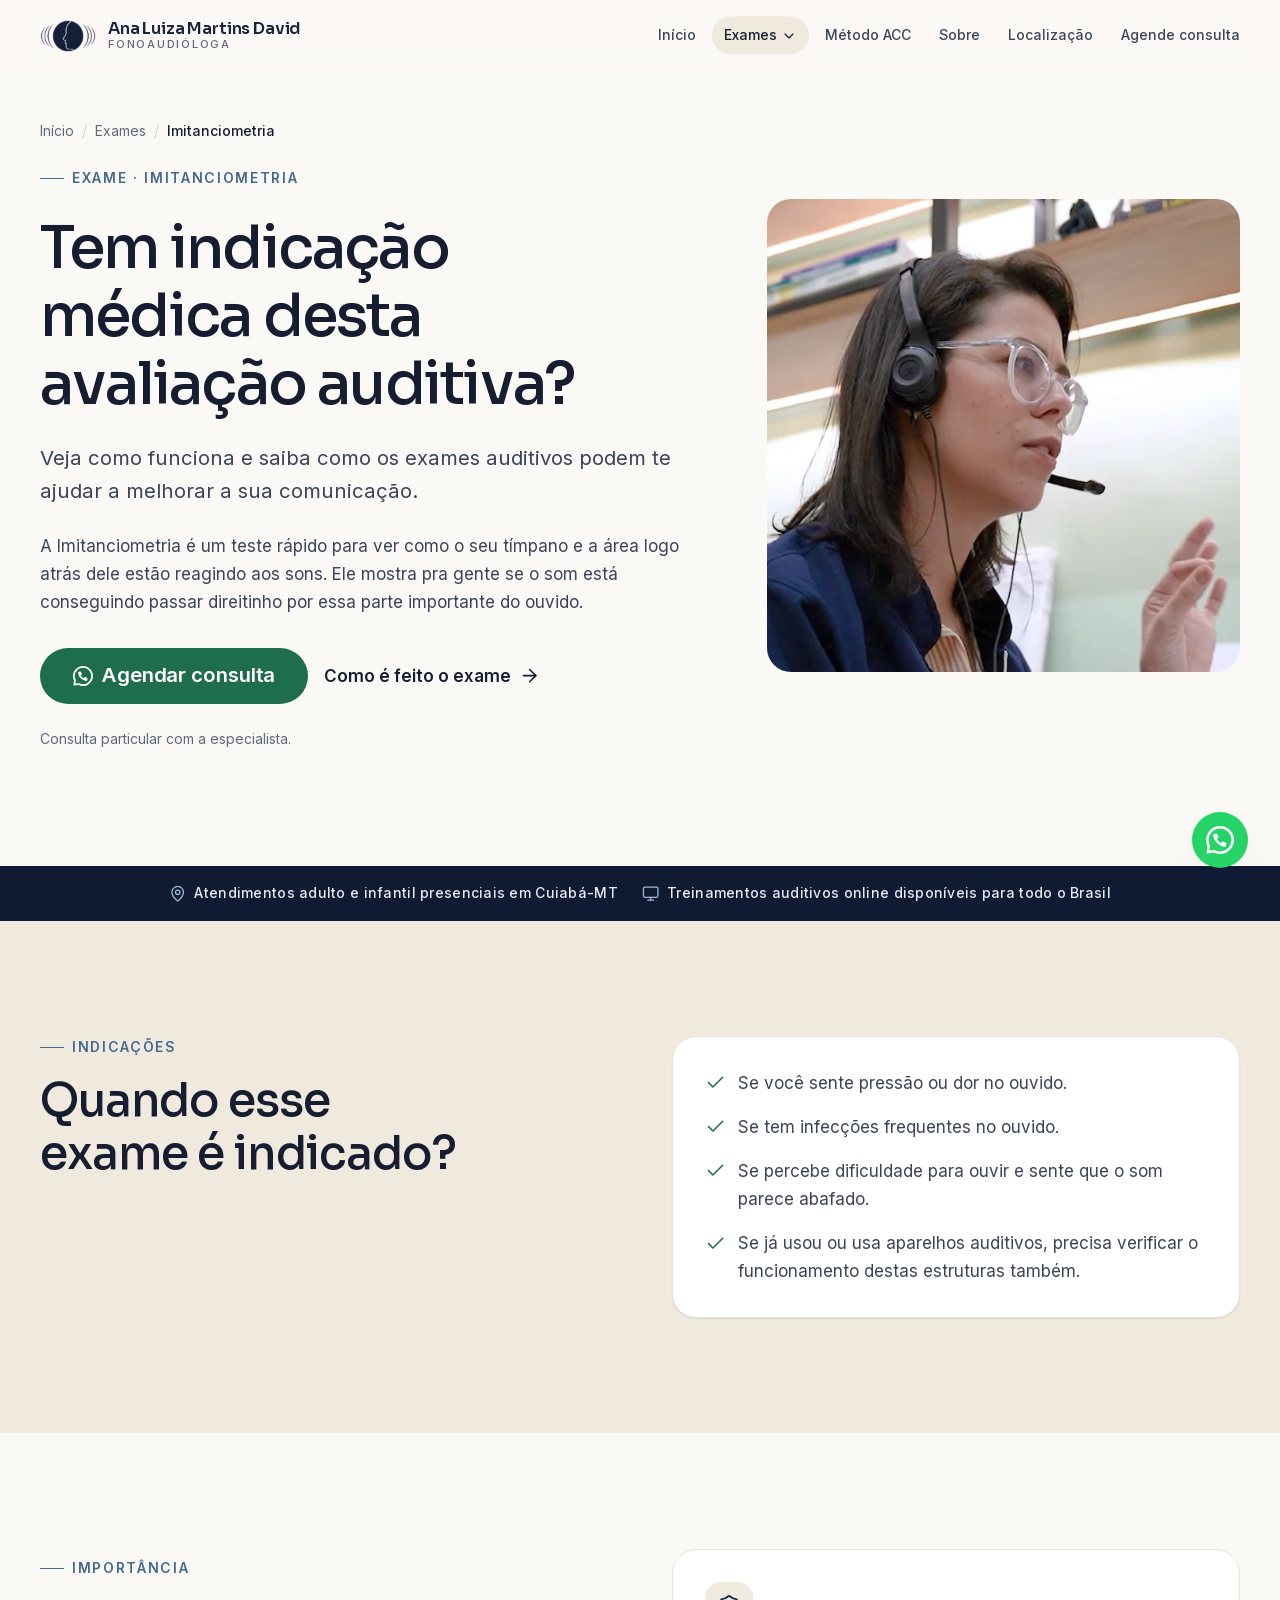
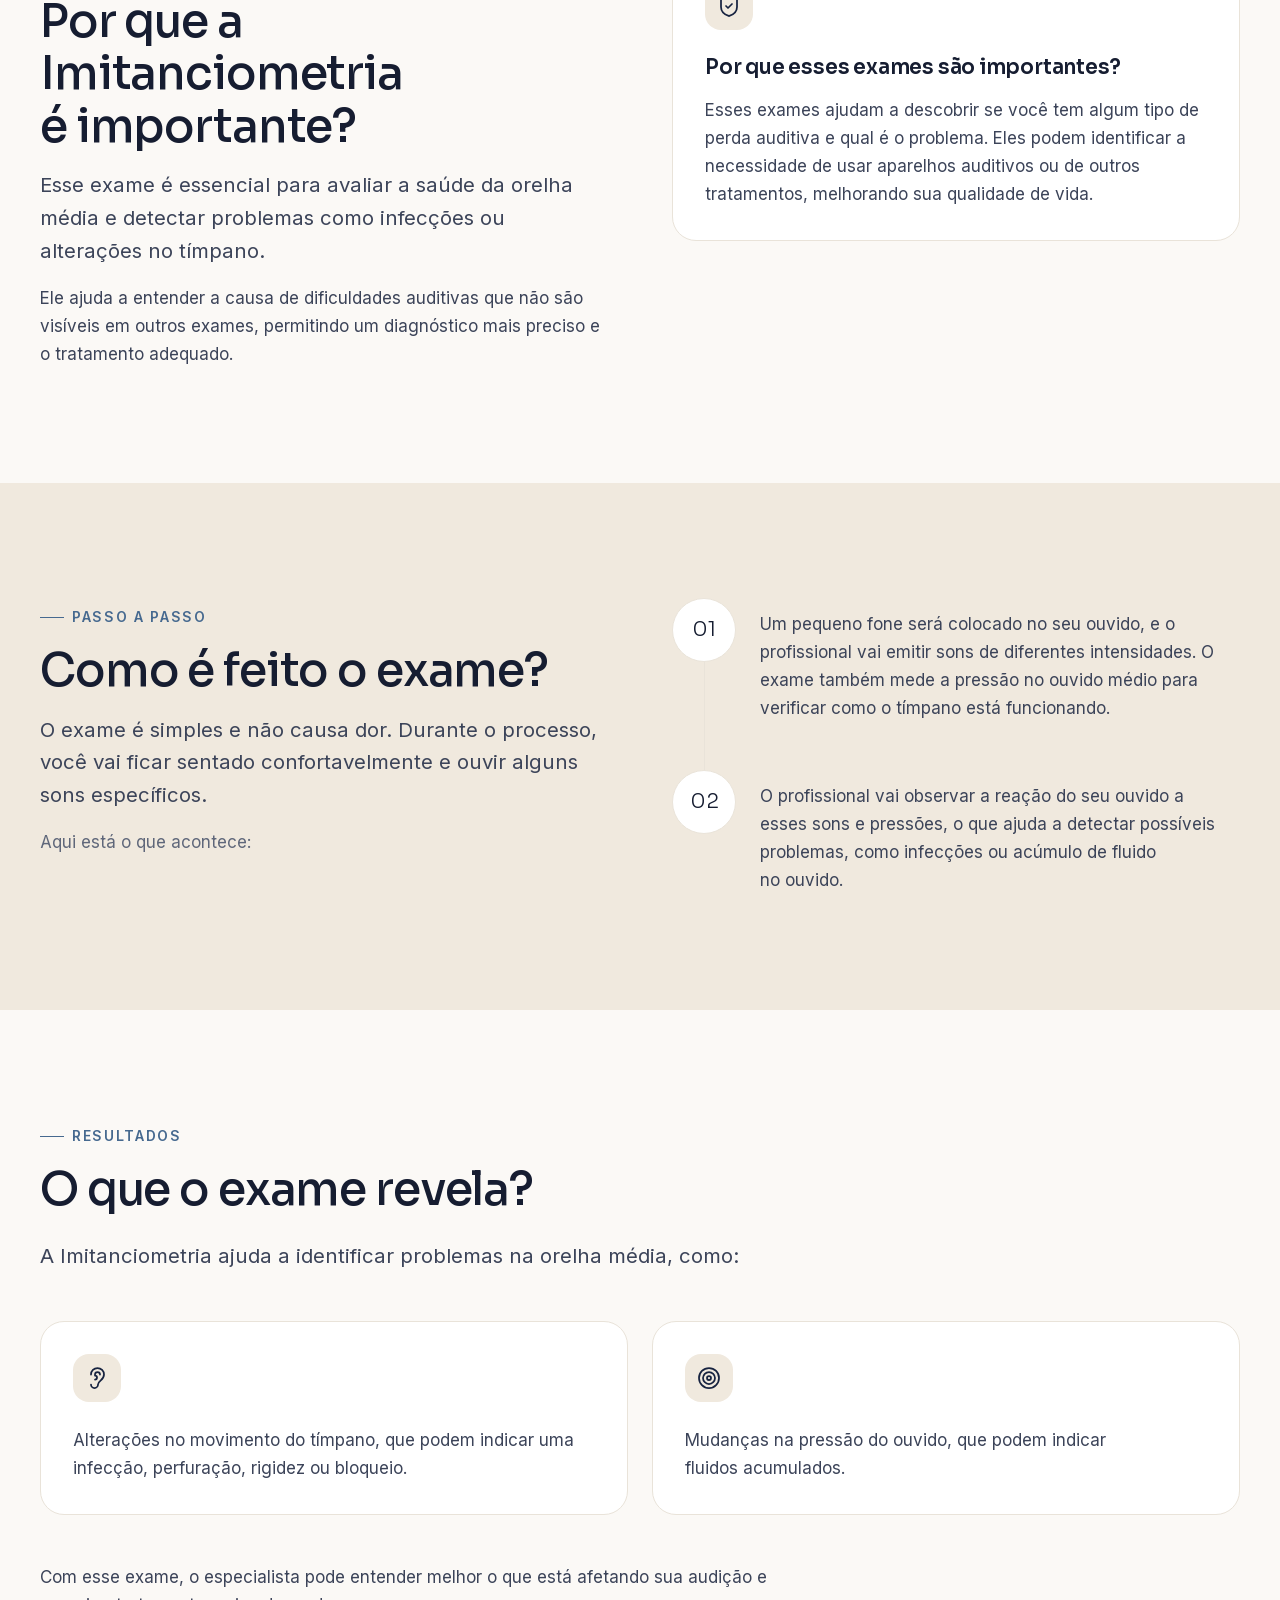
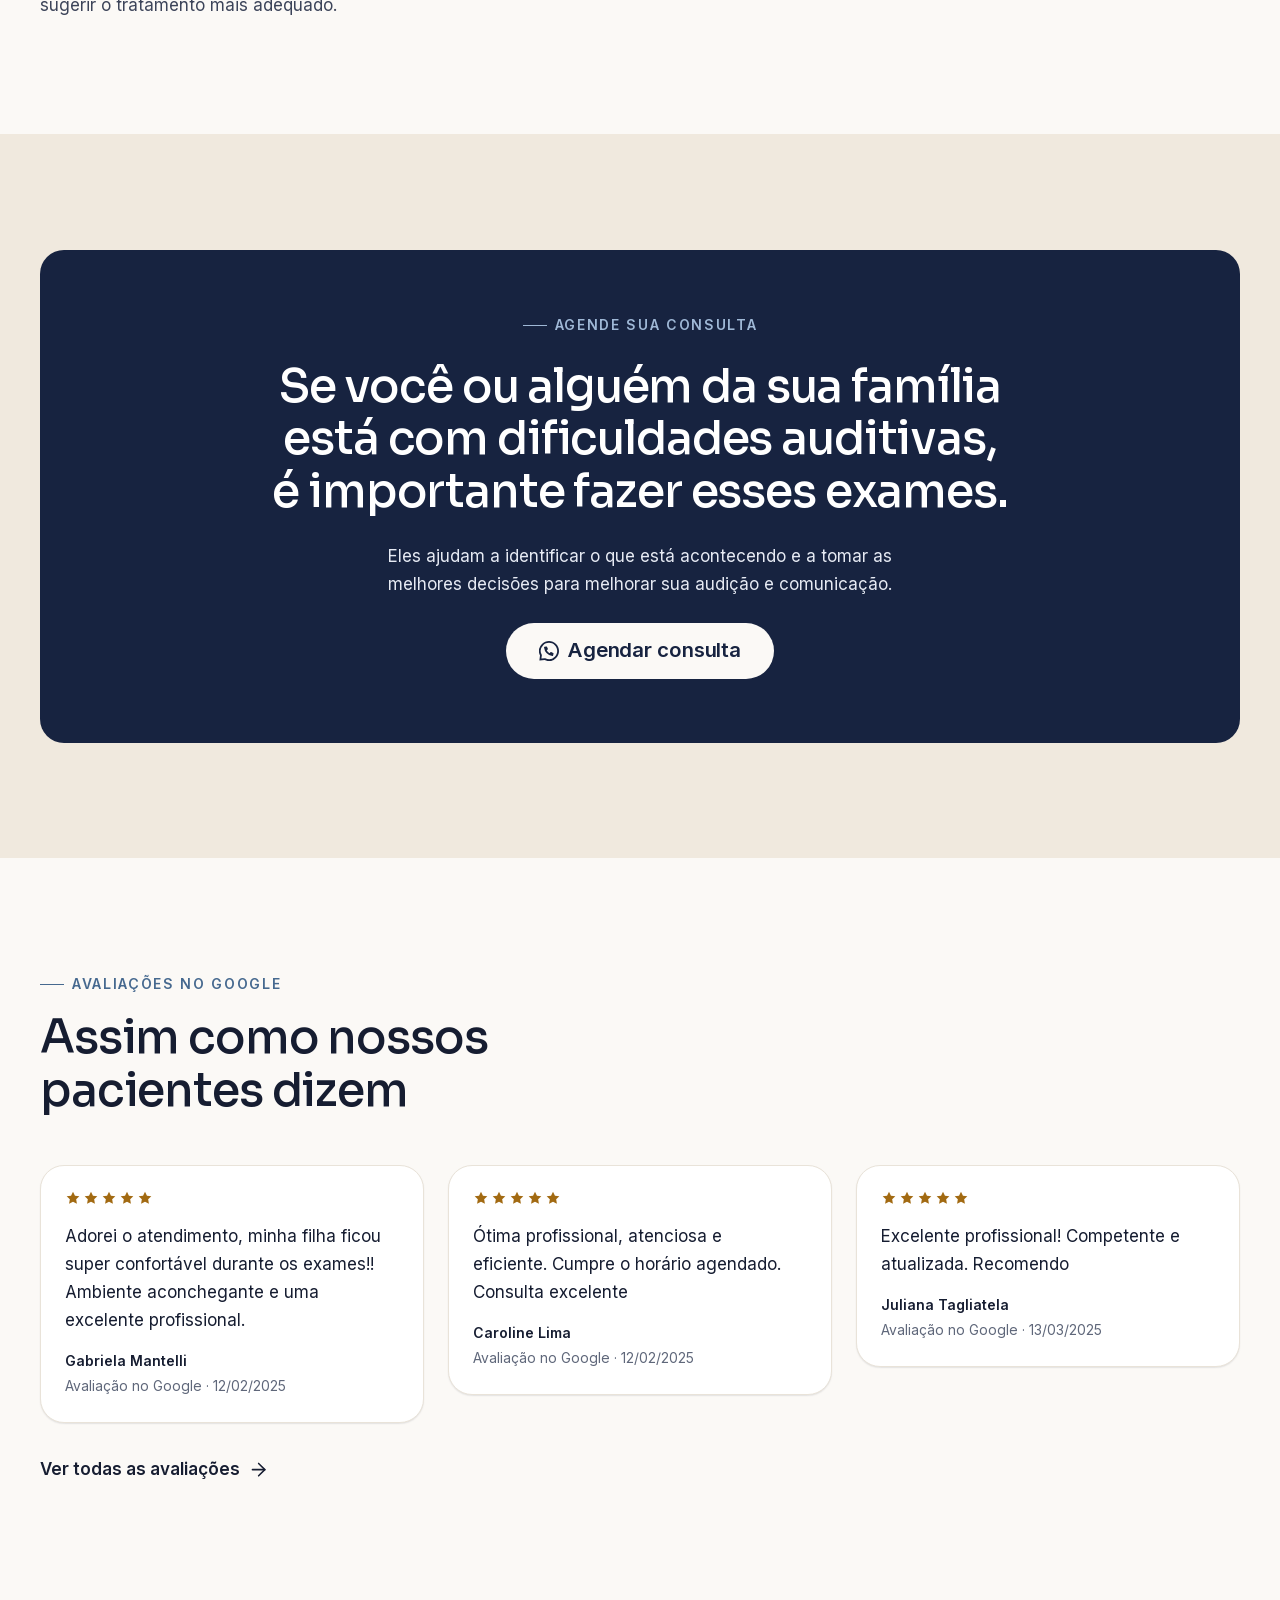
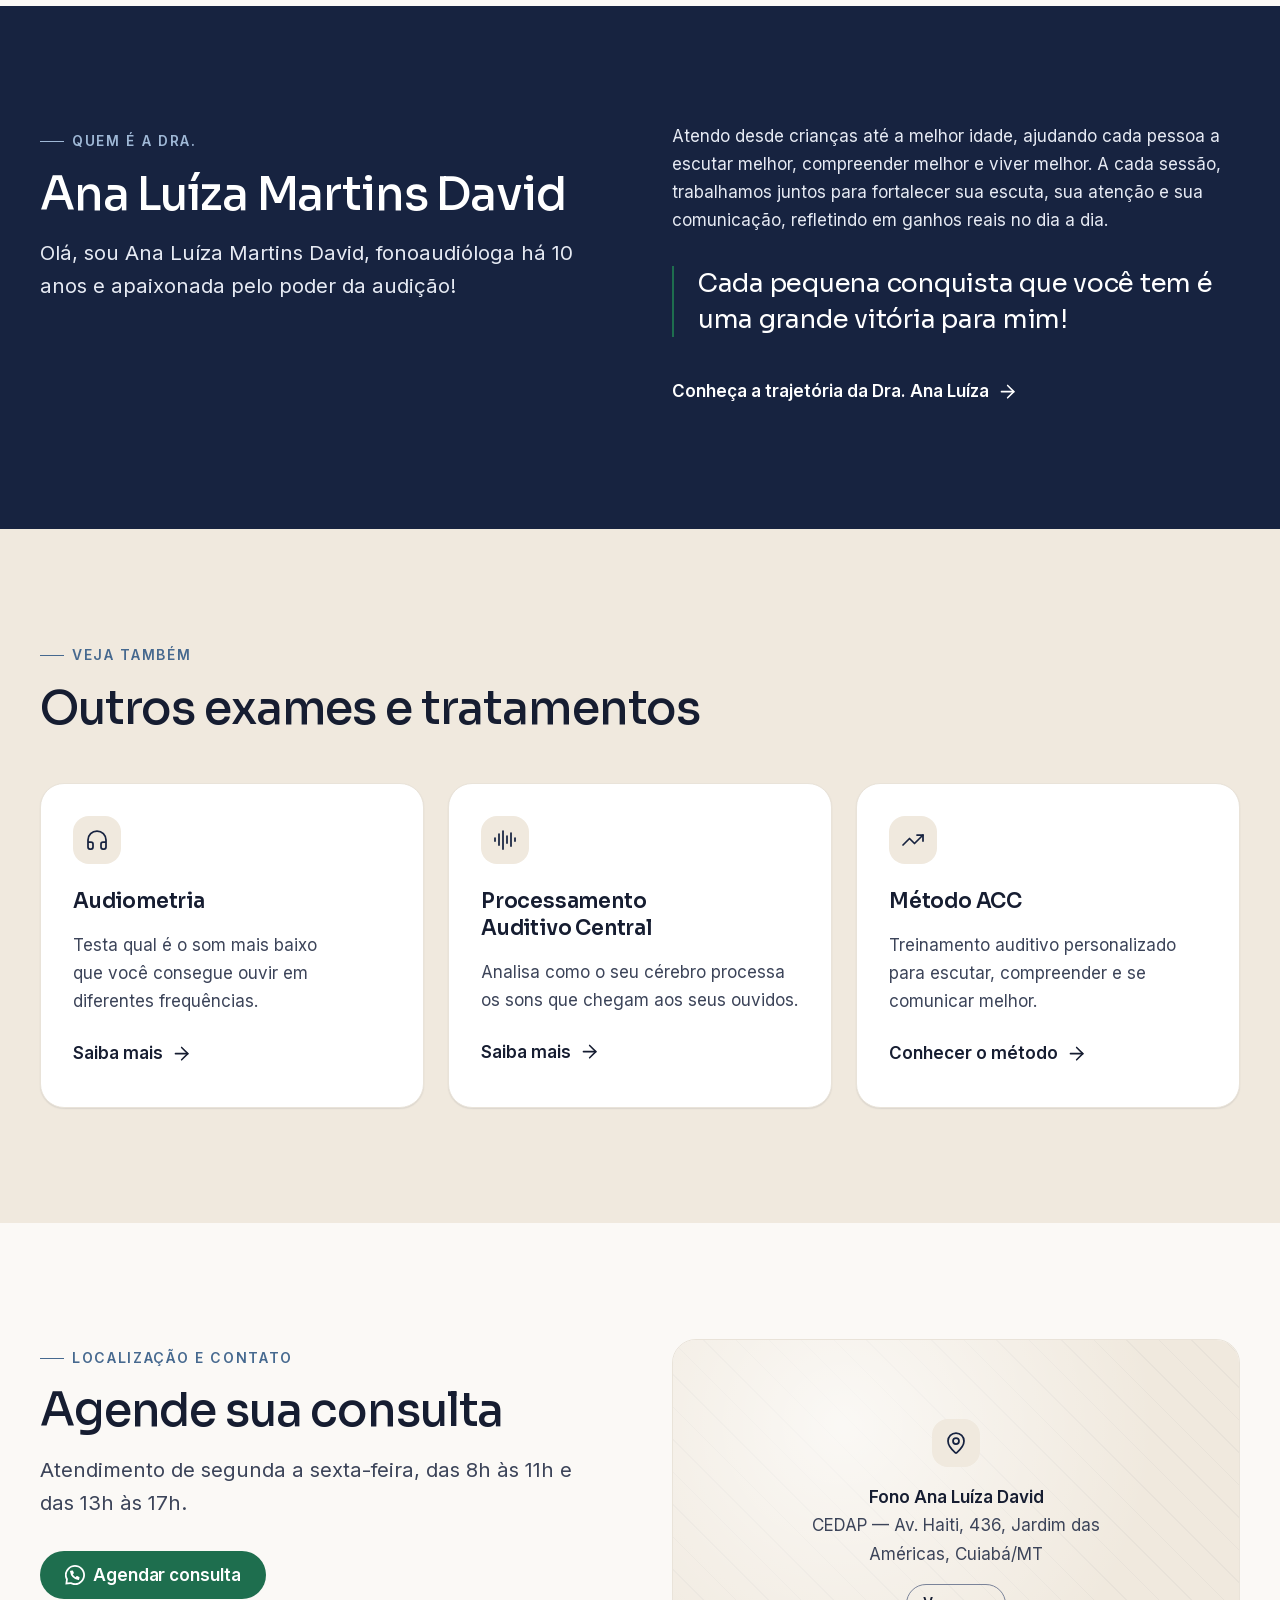
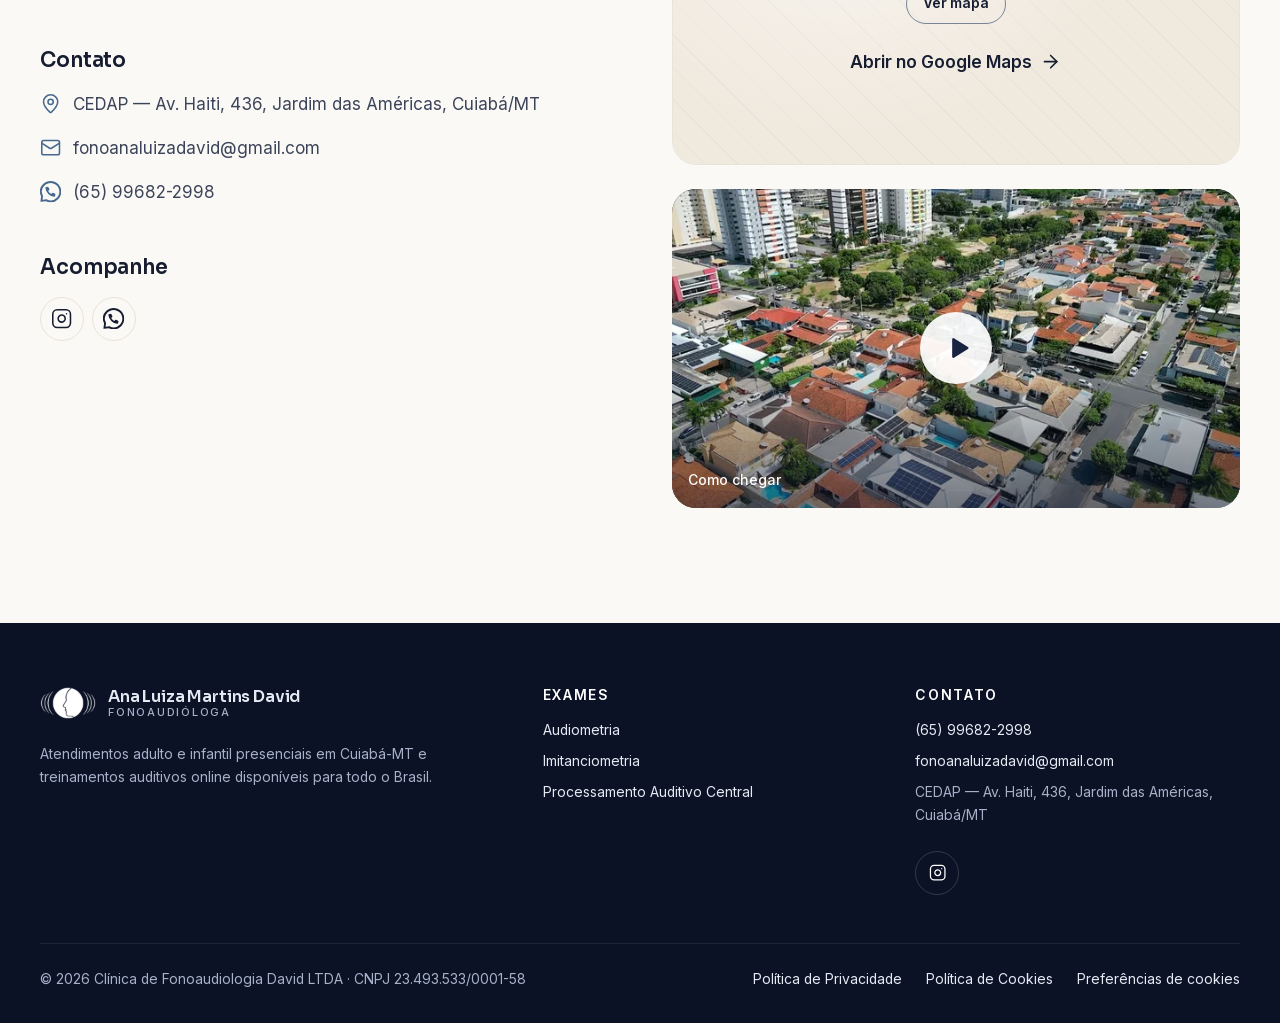
<file: imitanciometria/index.html>
<!doctype html>
<html lang="pt-BR">
<head>
  <meta charset="utf-8">
  <meta name="viewport" content="width=device-width, initial-scale=1">
  <title>Imitanciometria em Cuiabá: exame da orelha média | Ana Luíza</title>
  <meta name="description" content="Imitanciometria em Cuiabá-MT: exame rápido e indolor que avalia o tímpano e a orelha média. Veja quando é indicado e agende pelo WhatsApp.">
  <link rel="canonical" href="https://fonoanaluizadavid.com.br/imitanciometria/">
  <meta name="theme-color" content="#172340">

  <meta name="robots" content="index, follow, max-image-preview:large, max-snippet:-1">
  <meta name="author" content="Ana Luíza Martins David">
  <meta name="application-name" content="Fono Ana Luíza David">
  <meta name="apple-mobile-web-app-title" content="Fono Ana Luíza">
  <meta name="format-detection" content="telephone=no">
  <meta name="color-scheme" content="light">
  <meta name="geo.region" content="BR-MT">
  <meta name="geo.placename" content="Cuiabá">
  <meta name="geo.position" content="-15.6086979;-56.0730152">
  <meta name="ICBM" content="-15.6086979, -56.0730152">

  <!-- Cartão de compartilhamento (WhatsApp, Facebook, LinkedIn, X).
       Ao apontar o domínio próprio, troque https://guiooak.github.io/fonoanaluiza por https://fonoanaluizadavid.com.br -->
  <meta property="og:type" content="website">
  <meta property="og:locale" content="pt_BR">
  <meta property="og:site_name" content="Fono Ana Luíza David">
  <meta property="og:title" content="Imitanciometria em Cuiabá: exame da orelha média">
  <meta property="og:description" content="Exame rápido e indolor do tímpano e da orelha média, com a fonoaudióloga Ana Luíza Martins David.">
  <meta property="og:url" content="https://guiooak.github.io/fonoanaluiza/imitanciometria/">
  <meta property="og:image" content="https://guiooak.github.io/fonoanaluiza/assets/img/og-imitanciometria-v2.jpg">
  <meta property="og:image:secure_url" content="https://guiooak.github.io/fonoanaluiza/assets/img/og-imitanciometria-v2.jpg">
  <meta property="og:image:type" content="image/jpeg">
  <meta property="og:image:width" content="1200">
  <meta property="og:image:height" content="630">
  <meta property="og:image:alt" content="Dra. Ana Luíza Martins David, fonoaudióloga, e o texto: Imitanciometria em Cuiabá: exame da orelha média">
  <meta name="twitter:card" content="summary_large_image">
  <meta name="twitter:title" content="Imitanciometria em Cuiabá: exame da orelha média">
  <meta name="twitter:description" content="Exame rápido e indolor do tímpano e da orelha média, com a fonoaudióloga Ana Luíza Martins David.">
  <meta name="twitter:image" content="https://guiooak.github.io/fonoanaluiza/assets/img/og-imitanciometria-v2.jpg">
  <meta name="twitter:image:alt" content="Dra. Ana Luíza Martins David, fonoaudióloga, e o texto: Imitanciometria em Cuiabá: exame da orelha média">

  <script>document.documentElement.classList.add("js");</script>


  <link rel="icon" href="../assets/img/favicon-32.png" sizes="32x32">
  <link rel="apple-touch-icon" href="../assets/img/apple-touch-icon.png">
  <link rel="preload" href="../assets/fonts/sora-latin.woff2" as="font" type="font/woff2" crossorigin>
  <link rel="preload" href="../assets/fonts/inter-latin.woff2" as="font" type="font/woff2" crossorigin>
  <link rel="stylesheet" href="../assets/css/styles.css">

  <script type="application/ld+json">
  {
    "@context": "https://schema.org",
    "@graph": [
      {
        "@type": "MedicalWebPage",
        "name": "Imitanciometria",
        "url": "https://fonoanaluizadavid.com.br/imitanciometria/",
        "inLanguage": "pt-BR",
        "about": { "@type": "MedicalTest", "name": "Imitanciometria" },
        "provider": { "@type": "MedicalBusiness", "name": "Fono Ana Luíza David", "url": "https://fonoanaluizadavid.com.br/", "telephone": "+55 65 99682-2998" }
      },
      {
        "@type": "BreadcrumbList",
        "itemListElement": [
          { "@type": "ListItem", "position": 1, "name": "Início", "item": "https://fonoanaluizadavid.com.br/" },
          { "@type": "ListItem", "position": 2, "name": "Imitanciometria", "item": "https://fonoanaluizadavid.com.br/imitanciometria/" }
        ]
      }
    ]
  }
  </script>
</head>
<body>
  <a class="skip-link" href="#conteudo">Pular para o conteúdo</a>

  <!-- ===================== HEADER ===================== -->
  <header class="site-header">
    <div class="container site-header__inner">
      <a class="brand" href="../">
        <img src="../assets/img/logo-icone.webp" alt="" width="168" height="96">
        <span class="brand__name">Ana Luiza Martins David <small>Fonoaudióloga</small></span>
      </a>
      <nav class="nav" aria-label="Principal">
        <ul class="nav__list">
          <li><a class="nav__link" href="../#inicio" data-spy="inicio video dado sinais depoimentos">Início</a></li>
          <li class="nav__item--has-menu">
            <button class="nav__link is-active" type="button" aria-expanded="false" aria-controls="submenu-exames">
              Exames <svg class="icon" aria-hidden="true"><use href="../assets/img/icons.svg#chevron-down"/></svg>
            </button>
            <ul class="submenu" id="submenu-exames">
              <li><a href="../audiometria/">Audiometria <span>Tonal, vocal e infantil</span></a></li>
              <li><a href="../imitanciometria/" aria-current="page">Imitanciometria <span>Saúde da orelha média</span></a></li>
              <li><a href="../processamento-auditivo-central/">Processamento Auditivo Central <span>Avaliação do PAC</span></a></li>
            </ul>
          </li>
          <li><a class="nav__link" href="../#metodo" data-spy="acc-conecta metodo tratamento">Método ACC</a></li>
          <li><a class="nav__link" href="../#sobre" data-spy="sobre">Sobre</a></li>
          <li><a class="nav__link" href="../#localizacao" data-spy="localizacao">Localização</a></li>
          <li><a class="nav__link" href="#agendar" data-spy="agendar">Agende consulta</a></li>
        </ul>
      </nav>
      <button class="menu-toggle" type="button" aria-expanded="false" aria-controls="mobile-nav" aria-label="Abrir menu">
        <svg class="icon icon-open" aria-hidden="true"><use href="../assets/img/icons.svg#menu"/></svg>
        <svg class="icon icon-close" aria-hidden="true"><use href="../assets/img/icons.svg#close"/></svg>
      </button>
    </div>
  </header>
  <nav class="mobile-nav" id="mobile-nav" aria-label="Menu móvel">
    <ul>
      <li><a href="../#inicio" data-spy="inicio video dado sinais depoimentos">Início</a></li>
      <li><span class="mobile-nav__label">Exames</span>
        <ul class="mobile-nav__sub">
          <li><a href="../audiometria/">Audiometria</a></li>
          <li><a href="../imitanciometria/" aria-current="page">Imitanciometria</a></li>
          <li><a href="../processamento-auditivo-central/">Processamento Auditivo Central</a></li>
        </ul>
      </li>
      <li><a href="../#metodo" data-spy="acc-conecta metodo tratamento">Método ACC</a></li>
      <li><a href="../#sobre" data-spy="sobre">Sobre</a></li>
      <li><a href="../#localizacao" data-spy="localizacao">Localização</a></li>
      <li><a href="#agendar" data-spy="agendar">Agende consulta</a></li>
    </ul>
  </nav>

  <main id="conteudo">

    <!-- ===================== HERO ===================== -->
    <section class="hero">
      <div class="container hero__grid">
        <div class="hero__content" data-reveal>
          <nav class="breadcrumb" aria-label="Você está em">
            <ol>
              <li><a href="../">Início</a></li>
              <li>Exames</li>
              <li><span aria-current="page">Imitanciometria</span></li>
            </ol>
          </nav>
          <span class="eyebrow">Exame · Imitanciometria</span>
          <h1>Tem indicação médica desta avaliação auditiva?</h1>
          <p class="lead">Veja como funciona e saiba como os exames auditivos podem te ajudar a melhorar a sua comunicação.</p>
          <p>A Imitanciometria é um teste rápido para ver como o seu tímpano e a área logo atrás dele estão reagindo aos sons. Ele mostra pra gente se o som está conseguindo passar direitinho por essa parte importante do ouvido.</p>
          <div class="hero__actions">
            <a class="btn btn--lg" href="https://wa.me/5565996822998" target="_blank" rel="noopener" data-cta="hero">
              <svg class="icon" aria-hidden="true"><use href="../assets/img/icons.svg#whatsapp"/></svg> Agendar consulta
            </a>
            <a class="link-arrow" href="#como-e-feito">Como é feito o exame <svg class="icon" aria-hidden="true"><use href="../assets/img/icons.svg#arrow-right"/></svg></a>
          </div>
          <p class="cta-note">Consulta particular com a especialista.</p>
        </div>
        <div class="media media--square hero__media" data-reveal>
          <img src="../assets/img/dra-atendimento-900.webp" srcset="../assets/img/dra-atendimento-600.webp 600w, ../assets/img/dra-atendimento-900.webp 900w" sizes="(min-width: 56rem) 30rem, min(90vw, 30rem)" alt="Dra. Ana Luíza com headset durante um atendimento no consultório" width="900" height="900" fetchpriority="high">
        </div>
      </div>
    </section>

    <div class="strip">
      <div class="container cluster">
        <span class="strip__item"><svg class="icon" aria-hidden="true"><use href="../assets/img/icons.svg#map-pin"/></svg> Atendimentos adulto e infantil presenciais em Cuiabá-MT</span>
        <span class="strip__item"><svg class="icon" aria-hidden="true"><use href="../assets/img/icons.svg#monitor"/></svg> Treinamentos auditivos online disponíveis para todo o Brasil</span>
      </div>
    </div>

    <!-- ===================== INDICAÇÕES ===================== -->
    <section class="section section--alt" id="indicacoes">
      <div class="container split split--top">
        <div class="section-head" style="margin-bottom:0" data-reveal>
          <span class="eyebrow">Indicações</span>
          <h2>Quando esse exame é indicado?</h2>
        </div>
        <div class="card" data-reveal>
          <ul class="checklist">
            <li><svg class="icon" aria-hidden="true"><use href="../assets/img/icons.svg#check"/></svg><span>Se você sente pressão ou dor no ouvido.</span></li>
            <li><svg class="icon" aria-hidden="true"><use href="../assets/img/icons.svg#check"/></svg><span>Se tem infecções frequentes no ouvido.</span></li>
            <li><svg class="icon" aria-hidden="true"><use href="../assets/img/icons.svg#check"/></svg><span>Se percebe dificuldade para ouvir e sente que o som parece abafado.</span></li>
            <li><svg class="icon" aria-hidden="true"><use href="../assets/img/icons.svg#check"/></svg><span>Se já usou ou usa aparelhos auditivos, precisa verificar o funcionamento destas estruturas também.</span></li>
          </ul>
        </div>
      </div>
    </section>

    <!-- ===================== IMPORTÂNCIA ===================== -->
    <section class="section" id="importancia">
      <div class="container split split--top">
        <div class="flow" data-reveal>
          <span class="eyebrow">Importância</span>
          <h2>Por que a Imitanciometria é importante?</h2>
          <p class="lead">Esse exame é essencial para avaliar a saúde da orelha média e detectar problemas como infecções ou alterações no tímpano.</p>
          <p>Ele ajuda a entender a causa de dificuldades auditivas que não são visíveis em outros exames, permitindo um diagnóstico mais preciso e o tratamento adequado.</p>
        </div>
        <div class="card card--flat" data-reveal>
          <span class="icon-badge"><svg class="icon" aria-hidden="true"><use href="../assets/img/icons.svg#shield-check"/></svg></span>
          <h3 class="card__title">Por que esses exames são importantes?</h3>
          <p class="card__text">Esses exames ajudam a descobrir se você tem algum tipo de perda auditiva e qual é o problema. Eles podem identificar a necessidade de usar aparelhos auditivos ou de outros tratamentos, melhorando sua qualidade de vida.</p>
        </div>
      </div>
    </section>

    <!-- ===================== COMO É FEITO ===================== -->
    <section class="section section--alt" id="como-e-feito">
      <div class="container split split--top">
        <div class="flow is-sticky" data-reveal>
          <span class="eyebrow">Passo a passo</span>
          <h2>Como é feito o exame?</h2>
          <p class="lead">O exame é simples e não causa dor. Durante o processo, você vai ficar sentado confortavelmente e ouvir alguns sons específicos.</p>
          <p class="muted">Aqui está o que acontece:</p>
        </div>
        <div data-reveal>
          <ol class="steps">
            <li class="step"><div class="step__body"><p>Um pequeno fone será colocado no seu ouvido, e o profissional vai emitir sons de diferentes intensidades. O exame também mede a pressão no ouvido médio para verificar como o tímpano está funcionando.</p></div></li>
            <li class="step"><div class="step__body"><p>O profissional vai observar a reação do seu ouvido a esses sons e pressões, o que ajuda a detectar possíveis problemas, como infecções ou acúmulo de fluido no ouvido.</p></div></li>
          </ol>
        </div>
      </div>
    </section>

    <!-- ===================== O QUE REVELA ===================== -->
    <section class="section" id="o-que-revela">
      <div class="container">
        <div class="section-head" data-reveal>
          <span class="eyebrow">Resultados</span>
          <h2>O que o exame revela?</h2>
          <p class="lead">A Imitanciometria ajuda a identificar problemas na orelha média, como:</p>
        </div>
        <div class="grid grid--2">
          <div class="card card--flat" data-reveal>
            <span class="icon-badge"><svg class="icon" aria-hidden="true"><use href="../assets/img/icons.svg#ear"/></svg></span>
            <p class="card__text">Alterações no movimento do tímpano, que podem indicar uma infecção, perfuração, rigidez ou bloqueio.</p>
          </div>
          <div class="card card--flat" data-reveal>
            <span class="icon-badge"><svg class="icon" aria-hidden="true"><use href="../assets/img/icons.svg#target"/></svg></span>
            <p class="card__text">Mudanças na pressão do ouvido, que podem indicar fluidos acumulados.</p>
          </div>
        </div>
        <p class="prose mt-12" data-reveal>Com esse exame, o especialista pode entender melhor o que está afetando sua audição e sugerir o tratamento mais adequado.</p>
      </div>
    </section>

    <!-- ===================== CTA ===================== -->
    <section class="section section--alt" id="agendar">
      <div class="container">
        <div class="cta-block" data-reveal>
          <span class="eyebrow">Agende sua consulta</span>
          <h2>Se você ou alguém da sua família está com dificuldades auditivas, é importante fazer esses exames.</h2>
          <p>Eles ajudam a identificar o que está acontecendo e a tomar as melhores decisões para melhorar sua audição e comunicação.</p>
          <a class="btn btn--lg" href="https://wa.me/5565996822998" target="_blank" rel="noopener" data-cta="cta-final">
            <svg class="icon" aria-hidden="true"><use href="../assets/img/icons.svg#whatsapp"/></svg> Agendar consulta
          </a>
        </div>
      </div>
    </section>

    <!-- ===================== AVALIAÇÕES ===================== -->
    <section class="section" id="avaliacoes">
      <div class="container">
        <div class="section-head" data-reveal>
          <span class="eyebrow">Avaliações no Google</span>
          <h2>Assim como nossos pacientes dizem</h2>
        </div>
        <div class="reviews" data-reveal>
          <figure class="card review">
            <div class="review__stars" role="img" aria-label="5 de 5 estrelas"><svg class="icon" aria-hidden="true"><use href="../assets/img/icons.svg#star"/></svg><svg class="icon" aria-hidden="true"><use href="../assets/img/icons.svg#star"/></svg><svg class="icon" aria-hidden="true"><use href="../assets/img/icons.svg#star"/></svg><svg class="icon" aria-hidden="true"><use href="../assets/img/icons.svg#star"/></svg><svg class="icon" aria-hidden="true"><use href="../assets/img/icons.svg#star"/></svg></div>
            <blockquote class="review__text"><p>Adorei o atendimento, minha filha ficou super confortável durante os exames!! Ambiente aconchegante e uma excelente profissional.</p></blockquote>
            <figcaption class="review__author"><strong>Gabriela Mantelli</strong><span>Avaliação no Google · <time datetime="2025-02-12">12/02/2025</time></span></figcaption>
          </figure>
          <figure class="card review">
            <div class="review__stars" role="img" aria-label="5 de 5 estrelas"><svg class="icon" aria-hidden="true"><use href="../assets/img/icons.svg#star"/></svg><svg class="icon" aria-hidden="true"><use href="../assets/img/icons.svg#star"/></svg><svg class="icon" aria-hidden="true"><use href="../assets/img/icons.svg#star"/></svg><svg class="icon" aria-hidden="true"><use href="../assets/img/icons.svg#star"/></svg><svg class="icon" aria-hidden="true"><use href="../assets/img/icons.svg#star"/></svg></div>
            <blockquote class="review__text"><p>Ótima profissional, atenciosa e eficiente. Cumpre o horário agendado. Consulta excelente</p></blockquote>
            <figcaption class="review__author"><strong>Caroline Lima</strong><span>Avaliação no Google · <time datetime="2025-02-12">12/02/2025</time></span></figcaption>
          </figure>
          <figure class="card review">
            <div class="review__stars" role="img" aria-label="5 de 5 estrelas"><svg class="icon" aria-hidden="true"><use href="../assets/img/icons.svg#star"/></svg><svg class="icon" aria-hidden="true"><use href="../assets/img/icons.svg#star"/></svg><svg class="icon" aria-hidden="true"><use href="../assets/img/icons.svg#star"/></svg><svg class="icon" aria-hidden="true"><use href="../assets/img/icons.svg#star"/></svg><svg class="icon" aria-hidden="true"><use href="../assets/img/icons.svg#star"/></svg></div>
            <blockquote class="review__text"><p>Excelente profissional! Competente e atualizada. Recomendo</p></blockquote>
            <figcaption class="review__author"><strong>Juliana Tagliatela</strong><span>Avaliação no Google · <time datetime="2025-03-13">13/03/2025</time></span></figcaption>
          </figure>
        </div>
        <a class="link-arrow mt-6" href="../#avaliacoes">Ver todas as avaliações <svg class="icon" aria-hidden="true"><use href="../assets/img/icons.svg#arrow-right"/></svg></a>
      </div>
    </section>

    <!-- ===================== SOBRE (resumo) ===================== -->
    <section class="section section--dark" id="sobre">
      <div class="container split split--top">
        <div class="flow" data-reveal>
          <span class="eyebrow">Quem é a Dra.</span>
          <h2>Ana Luíza Martins David</h2>
          <p class="lead">Olá, sou Ana Luíza Martins David, fonoaudióloga há 10 anos e apaixonada pelo poder da audição!</p>
        </div>
        <div class="flow" data-reveal>
          <p>Atendo desde crianças até a melhor idade, ajudando cada pessoa a escutar melhor, compreender melhor e viver melhor. A cada sessão, trabalhamos juntos para fortalecer sua escuta, sua atenção e sua comunicação, refletindo em ganhos reais no dia a dia.</p>
          <p class="quote" style="--flow-space:var(--space-8)">Cada pequena conquista que você tem é uma grande vitória para mim!</p>
          <a class="link-arrow" style="--flow-space:var(--space-8)" href="../#sobre">Conheça a trajetória da Dra. Ana Luíza <svg class="icon" aria-hidden="true"><use href="../assets/img/icons.svg#arrow-right"/></svg></a>
        </div>
      </div>
    </section>

    <!-- ===================== OUTROS EXAMES ===================== -->
    <section class="section section--alt" id="outros-exames">
      <div class="container">
        <div class="section-head" data-reveal>
          <span class="eyebrow">Veja também</span>
          <h2>Outros exames e tratamentos</h2>
        </div>
        <div class="grid grid--3">
          <a class="card card--interactive" href="../audiometria/" style="text-decoration:none" data-reveal>
            <span class="icon-badge"><svg class="icon" aria-hidden="true"><use href="../assets/img/icons.svg#headphones"/></svg></span>
            <h3 class="card__title">Audiometria</h3>
            <p class="card__text">Testa qual é o som mais baixo que você consegue ouvir em diferentes frequências.</p>
            <span class="link-arrow">Saiba mais <svg class="icon" aria-hidden="true"><use href="../assets/img/icons.svg#arrow-right"/></svg></span>
          </a>
          <a class="card card--interactive" href="../processamento-auditivo-central/" style="text-decoration:none" data-reveal>
            <span class="icon-badge"><svg class="icon" aria-hidden="true"><use href="../assets/img/icons.svg#noise"/></svg></span>
            <h3 class="card__title">Processamento Auditivo Central</h3>
            <p class="card__text">Analisa como o seu cérebro processa os sons que chegam aos seus ouvidos.</p>
            <span class="link-arrow">Saiba mais <svg class="icon" aria-hidden="true"><use href="../assets/img/icons.svg#arrow-right"/></svg></span>
          </a>
          <a class="card card--interactive" href="../#metodo" style="text-decoration:none" data-reveal>
            <span class="icon-badge"><svg class="icon" aria-hidden="true"><use href="../assets/img/icons.svg#trending-up"/></svg></span>
            <h3 class="card__title">Método ACC</h3>
            <p class="card__text">Treinamento auditivo personalizado para escutar, compreender e se comunicar melhor.</p>
            <span class="link-arrow">Conhecer o método <svg class="icon" aria-hidden="true"><use href="../assets/img/icons.svg#arrow-right"/></svg></span>
          </a>
        </div>
      </div>
    </section>


    <!-- ===================== LOCALIZAÇÃO ===================== -->
    <section class="section" id="localizacao">
      <div class="container split split--top">
        <div class="stack" style="--stack-gap:var(--space-12)" data-reveal>
          <div class="flow">
            <span class="eyebrow">Localização e contato</span>
            <h2>Agende sua consulta</h2>
            <p class="lead">Atendimento de segunda a sexta-feira, das 8h às 11h e das 13h às 17h.</p>
            <a class="btn" style="--flow-space:var(--space-8)" href="https://wa.me/5565996822998" data-cta="localizacao" target="_blank" rel="noopener">
              <svg class="icon" aria-hidden="true"><use href="../assets/img/icons.svg#whatsapp"/></svg> Agendar consulta
            </a>
          </div>
          <div class="stack" style="--stack-gap:var(--space-4)">
            <h3 class="h4">Contato</h3>
            <ul class="contact-list">
              <li><svg class="icon" aria-hidden="true"><use href="../assets/img/icons.svg#map-pin"/></svg><span>CEDAP — Av. Haiti, 436, Jardim das Américas, Cuiabá/MT</span></li>
              <li><svg class="icon" aria-hidden="true"><use href="../assets/img/icons.svg#mail"/></svg><a href="mailto:fonoanaluizadavid@gmail.com">fonoanaluizadavid@gmail.com</a></li>
              <li><svg class="icon" aria-hidden="true"><use href="../assets/img/icons.svg#whatsapp"/></svg><a href="https://wa.me/5565996822998" data-cta="contato" target="_blank" rel="noopener">(65) 99682-2998</a></li>
            </ul>
          </div>
          <div class="stack" style="--stack-gap:var(--space-4)">
            <h3 class="h4">Acompanhe</h3>
            <div class="social">
              <a href="https://www.instagram.com/fonoanaluizadavid/" aria-label="Instagram" rel="noopener" target="_blank"><svg class="icon" aria-hidden="true"><use href="../assets/img/icons.svg#instagram"/></svg></a>
              <a href="https://wa.me/5565996822998" aria-label="WhatsApp" data-cta="social" target="_blank" rel="noopener"><svg class="icon" aria-hidden="true"><use href="../assets/img/icons.svg#whatsapp"/></svg></a>
            </div>
          </div>
        </div>
        <div class="stack" style="--stack-gap:var(--space-6)" data-reveal>
          <div class="map">
            <div class="map__placeholder">
              <span class="icon-badge"><svg class="icon" aria-hidden="true"><use href="../assets/img/icons.svg#map-pin"/></svg></span>
              <address><strong>Fono Ana Luíza David</strong>CEDAP — Av. Haiti, 436, Jardim das Américas, Cuiabá/MT</address>
              <button class="btn btn--secondary btn--sm" type="button" data-map-src="https://www.google.com/maps/embed?pb=!1m18!1m12!1m3!1d3842.680730217445!2d-56.0730152!3d-15.6086979!2m3!1f0!2f0!3f0!3m2!1i1024!2i768!4f13.1!3m3!1m2!1s0x93763531236e9037%3A0xf16568c66f29810c!2sFono%20Ana%20David%20%7C%20Audiologia%20%7C%20Processamento%20Auditivo%20%7C%20Treinamento%20Auditivo!5e0!3m2!1spt-BR!2sbr!4v1749219478955!5m2!1spt-BR!2sbr" data-map-title="Mapa: Fono Ana Luíza David, Av. Haiti, 436, Cuiabá">Ver mapa</button>
              <a class="link-arrow" href="https://www.google.com/maps/search/?api=1&amp;query=Fono+Ana+David+Av.+Haiti+436+Cuiab%C3%A1" target="_blank" rel="noopener">Abrir no Google Maps <svg class="icon" aria-hidden="true"><use href="../assets/img/icons.svg#arrow-right"/></svg></a>
            </div>
          </div>
          <button class="video" type="button" data-vimeo="1085682696" aria-label="Assistir ao vídeo: como chegar ao consultório">
            <img src="../assets/img/video-localizacao.webp" alt="" width="640" height="360" loading="lazy">
            <span class="video__play"><span><svg class="icon" aria-hidden="true"><use href="../assets/img/icons.svg#play"/></svg></span></span>
            <span class="video__label">Como chegar</span>
          </button>
        </div>
      </div>
    </section>

  </main>

  <!-- ===================== FOOTER ===================== -->
  <footer class="site-footer">
    <div class="container">
      <div class="site-footer__grid">
        <div>
          <a class="brand brand--light" href="../">
            <img src="../assets/img/logo-icone-branco.webp" alt="" width="168" height="96" loading="lazy">
            <span class="brand__name">Ana Luiza Martins David <small>Fonoaudióloga</small></span>
          </a>
          <p>Atendimentos adulto e infantil presenciais em Cuiabá-MT e treinamentos auditivos online disponíveis para todo o Brasil.</p>
        </div>
        <div>
          <h2>Exames</h2>
          <ul class="stack" role="list" style="--stack-gap:var(--space-2)">
            <li><a href="../audiometria/">Audiometria</a></li>
            <li><a href="../imitanciometria/">Imitanciometria</a></li>
            <li><a href="../processamento-auditivo-central/">Processamento Auditivo Central</a></li>
          </ul>
        </div>
        <div>
          <h2>Contato</h2>
          <ul class="stack" role="list" style="--stack-gap:var(--space-2)">
            <li><a href="https://wa.me/5565996822998" data-cta="rodape" target="_blank" rel="noopener">(65) 99682-2998</a></li>
            <li><a href="mailto:fonoanaluizadavid@gmail.com">fonoanaluizadavid@gmail.com</a></li>
            <li>CEDAP — Av. Haiti, 436, Jardim das Américas, Cuiabá/MT</li>
          </ul>
          <div class="social mt-6">
            <a href="https://www.instagram.com/fonoanaluizadavid/" aria-label="Instagram" rel="noopener" target="_blank"><svg class="icon" aria-hidden="true"><use href="../assets/img/icons.svg#instagram"/></svg></a>
          </div>
        </div>
      </div>
      <div class="site-footer__bottom">
        <p>© <span data-year>2026</span> Clínica de Fonoaudiologia David LTDA · CNPJ 23.493.533/0001-58</p>
        <nav class="footer-legal" aria-label="Informações legais">
          <a href="#politica-de-privacidade">Política de Privacidade</a>
          <a href="#politica-de-cookies">Política de Cookies</a>
          <button type="button" data-consent-reopen>Preferências de cookies</button>
        </nav>
      </div>
    </div>
  </footer>

  <a class="wa-float" href="https://wa.me/5565996822998" aria-label="Conversar no WhatsApp" data-cta="flutuante" target="_blank" rel="noopener">
    <svg class="icon" aria-hidden="true"><use href="../assets/img/icons.svg#whatsapp"/></svg>
  </a>

  <!-- ===================== AVISO DE COOKIES ===================== -->
  <div class="consent theme-dark" data-consent-banner role="region" aria-label="Aviso de cookies" hidden>
    <p class="consent__text">Usamos cookies para medir as visitas ao site e o resultado dos nossos anúncios, só se você permitir. Saiba mais na <a href="#politica-de-cookies">Política de Cookies</a>.</p>
    <div class="consent__actions">
      <button class="btn btn--secondary" type="button" data-consent="reject">Recusar</button>
      <button class="btn" type="button" data-consent="accept">Aceitar</button>
    </div>
  </div>

  <!-- ===================== POLÍTICA DE PRIVACIDADE ===================== -->
  <dialog class="policy-modal" id="politica-de-privacidade" aria-labelledby="politica-de-privacidade-titulo">
    <div class="policy-modal__header">
      <h2 id="politica-de-privacidade-titulo">Política de Privacidade</h2>
      <button class="policy-modal__close" type="button" aria-label="Fechar"><svg class="icon" aria-hidden="true"><use href="../assets/img/icons.svg#close"/></svg></button>
    </div>
    <div class="policy-modal__body flow">
      <p class="small muted">Última atualização: 18 de outubro de 2026</p>
      <p>Esta política explica como a Clínica de Fonoaudiologia David LTDA trata os dados pessoais de quem visita este site ou entra em contato conosco, de acordo com a Lei Geral de Proteção de Dados (Lei nº 13.709/2018 — LGPD).</p>

      <h3>1. Quem é a responsável pelos seus dados</h3>
      <p>A controladora dos dados é a <strong>Clínica de Fonoaudiologia David LTDA</strong>, CNPJ 23.493.533/0001-58, com sede no CEDAP — Av. Haiti, 436, Jardim das Américas, Cuiabá/MT, sob responsabilidade técnica da fonoaudióloga Ana Luíza Martins David.</p>
      <p>Para qualquer assunto sobre privacidade e proteção de dados, fale com a gente pelo e-mail <a href="mailto:fonoanaluizadavid@gmail.com">fonoanaluizadavid@gmail.com</a>.</p>

      <h3>2. Quais dados são tratados</h3>
      <ul>
        <li><strong>Dados de navegação, somente se você aceitar os cookies:</strong> páginas visitadas, tempo de permanência, tipo de dispositivo e navegador, localização aproximada, origem da visita (por exemplo, um anúncio ou uma busca) e cliques nos botões de contato. Se você recusar, esses dados não são coletados.</li>
        <li><strong>Dados que você nos envia ao entrar em contato</strong> pelo WhatsApp, e-mail ou Instagram: nome, telefone, e-mail e o conteúdo da conversa. Essa conversa pode incluir informações de saúde, como queixas auditivas, exames e laudos, inclusive de crianças e adolescentes sob a sua responsabilidade. Esses são dados sensíveis e recebem cuidado redobrado.</li>
      </ul>
      <p>Este site não possui formulários, cadastro nem área de login.</p>

      <h3>3. Para que os dados são usados</h3>
      <ul>
        <li>Responder às suas mensagens e agendar consultas e exames.</li>
        <li>Realizar o atendimento fonoaudiológico e manter o prontuário, como exigem as normas da profissão.</li>
        <li>Entender como o site é usado, para melhorá-lo, e medir o resultado dos nossos anúncios. Isso só acontece com o seu consentimento.</li>
      </ul>
      <p>Tratamos os dados com base no seu consentimento (cookies de medição e publicidade), nos procedimentos necessários para o agendamento e a prestação do serviço, na tutela da saúde e no cumprimento de obrigações legais e regulatórias.</p>

      <h3>4. Com quem os dados são compartilhados</h3>
      <p>Não vendemos nem alugamos dados pessoais. Para o site e o atendimento funcionarem, usamos serviços de terceiros, que tratam dados conforme as próprias políticas de privacidade:</p>
      <ul>
        <li><strong>Google</strong>: Tag Manager, Analytics e Ads (somente com o seu aceite) e Maps (somente quando você abre o mapa).</li>
        <li><strong>Meta</strong>: WhatsApp e Instagram, quando você conversa com a gente por esses canais.</li>
        <li><strong>Vimeo</strong>: exibição dos vídeos, carregados só quando você clica para assistir.</li>
        <li><strong>GitHub</strong>: hospedagem do site.</li>
      </ul>
      <p>Alguns desses fornecedores podem tratar dados fora do Brasil, sempre com as garantias previstas na LGPD. Também podemos compartilhar dados com autoridades quando houver obrigação legal ou ordem judicial.</p>

      <h3>5. Por quanto tempo os dados são guardados</h3>
      <ul>
        <li><strong>Mensagens de contato</strong> que não resultam em atendimento: pelo tempo necessário para responder e agendar.</li>
        <li><strong>Prontuários e dados do atendimento</strong>: pelo prazo exigido pelas normas aplicáveis à fonoaudiologia e à saúde.</li>
        <li><strong>Dados de navegação</strong>: pelo período de retenção configurado no Google Analytics.</li>
      </ul>
      <p>Encerrados esses prazos, os dados são eliminados ou anonimizados.</p>

      <h3>6. Seus direitos</h3>
      <p>Pela LGPD, você pode, a qualquer momento:</p>
      <ul>
        <li>confirmar se tratamos seus dados e ter acesso a eles;</li>
        <li>corrigir dados incompletos, inexatos ou desatualizados;</li>
        <li>pedir a anonimização, o bloqueio ou a eliminação de dados desnecessários ou tratados em desconformidade com a lei;</li>
        <li>pedir a portabilidade dos dados a outro fornecedor;</li>
        <li>saber com quem compartilhamos seus dados;</li>
        <li>revogar o consentimento, inclusive o dos cookies, e pedir a eliminação dos dados tratados com base nele.</li>
      </ul>
      <p>Para exercer esses direitos, escreva para <a href="mailto:fonoanaluizadavid@gmail.com">fonoanaluizadavid@gmail.com</a>. Você também pode apresentar reclamação à Autoridade Nacional de Proteção de Dados (ANPD).</p>

      <h3>7. Segurança</h3>
      <p>Adotamos medidas técnicas e administrativas para proteger os dados contra acessos não autorizados, perda ou uso indevido. O site usa conexão segura (HTTPS) e o acesso às informações dos pacientes é restrito a quem precisa delas para o atendimento. Nenhum sistema é totalmente imune a falhas, mas trabalhamos para manter os riscos tão baixos quanto possível.</p>

      <h3>8. Cookies</h3>
      <p>Para saber quais cookies usamos e como gerenciá-los, leia a <a href="#politica-de-cookies">Política de Cookies</a>.</p>

      <h3>9. Alterações</h3>
      <p>Esta política pode ser atualizada para refletir mudanças no site, nos serviços ou na legislação. A data da última atualização fica sempre no topo. Quando a mudança exigir, pediremos o seu consentimento novamente.</p>
    </div>
  </dialog>

  <!-- ===================== POLÍTICA DE COOKIES ===================== -->
  <dialog class="policy-modal" id="politica-de-cookies" aria-labelledby="politica-de-cookies-titulo">
    <div class="policy-modal__header">
      <h2 id="politica-de-cookies-titulo">Política de Cookies</h2>
      <button class="policy-modal__close" type="button" aria-label="Fechar"><svg class="icon" aria-hidden="true"><use href="../assets/img/icons.svg#close"/></svg></button>
    </div>
    <div class="policy-modal__body flow">
      <p class="small muted">Última atualização: 18 de outubro de 2026</p>

      <h3>1. O que são cookies</h3>
      <p>Cookies são pequenos arquivos que um site grava no seu navegador para lembrar informações entre uma visita e outra. Tecnologias parecidas, como o armazenamento local do navegador, funcionam do mesmo jeito e são tratadas aqui da mesma forma.</p>

      <h3>2. O que este site usa</h3>
      <p><strong>Essencial (sempre ativo).</strong> Guardamos no seu navegador apenas a sua escolha sobre os cookies (aceitar ou recusar) e a data dessa escolha, para não perguntar de novo a cada visita. Essa informação não identifica você.</p>
      <p><strong>Medição e publicidade (só se você aceitar).</strong> Com o seu aceite, carregamos o Google Tag Manager, que ativa o Google Analytics e o Google Ads:</p>
      <div class="table-wrap">
        <table class="table">
          <thead><tr><th scope="col">Cookie</th><th scope="col">Serviço</th><th scope="col">Para que serve</th><th scope="col">Duração</th></tr></thead>
          <tbody>
            <tr><td><code>_ga</code></td><td>Google Analytics</td><td>Distinguir visitantes de forma anônima</td><td>2 anos</td></tr>
            <tr><td><code>_ga_*</code></td><td>Google Analytics</td><td>Manter o estado da visita</td><td>2 anos</td></tr>
            <tr><td><code>_gcl_au</code></td><td>Google Ads</td><td>Medir as conversões dos anúncios</td><td>90 dias</td></tr>
          </tbody>
        </table>
      </div>
      <p><strong>Serviços de terceiros (só quando você clica).</strong> Os vídeos (Vimeo) e o mapa (Google Maps) só são carregados quando você clica neles. Os vídeos usam o modo “não rastrear” do Vimeo; o Google Maps pode gravar cookies próprios, conforme a política do Google.</p>
      <p>As fontes tipográficas são servidas pelo próprio site, sem contato com servidores de terceiros.</p>

      <h3>3. Como gerenciar</h3>
      <p>Você pode mudar sua escolha quando quiser. Se recusar, os cookies de medição e publicidade gravados antes são apagados, e o site continua funcionando normalmente.</p>
      <p><button class="btn btn--secondary btn--sm" type="button" data-consent-reopen>Rever minha escolha</button></p>
      <p>Também é possível apagar ou bloquear cookies nas configurações do seu navegador.</p>

      <h3>4. Contato</h3>
      <p>Dúvidas sobre cookies ou sobre os seus dados? Escreva para <a href="mailto:fonoanaluizadavid@gmail.com">fonoanaluizadavid@gmail.com</a> ou consulte a <a href="#politica-de-privacidade">Política de Privacidade</a>.</p>
    </div>
  </dialog>

  <script src="../assets/js/main.js" defer></script>
</body>
</html>
</file>
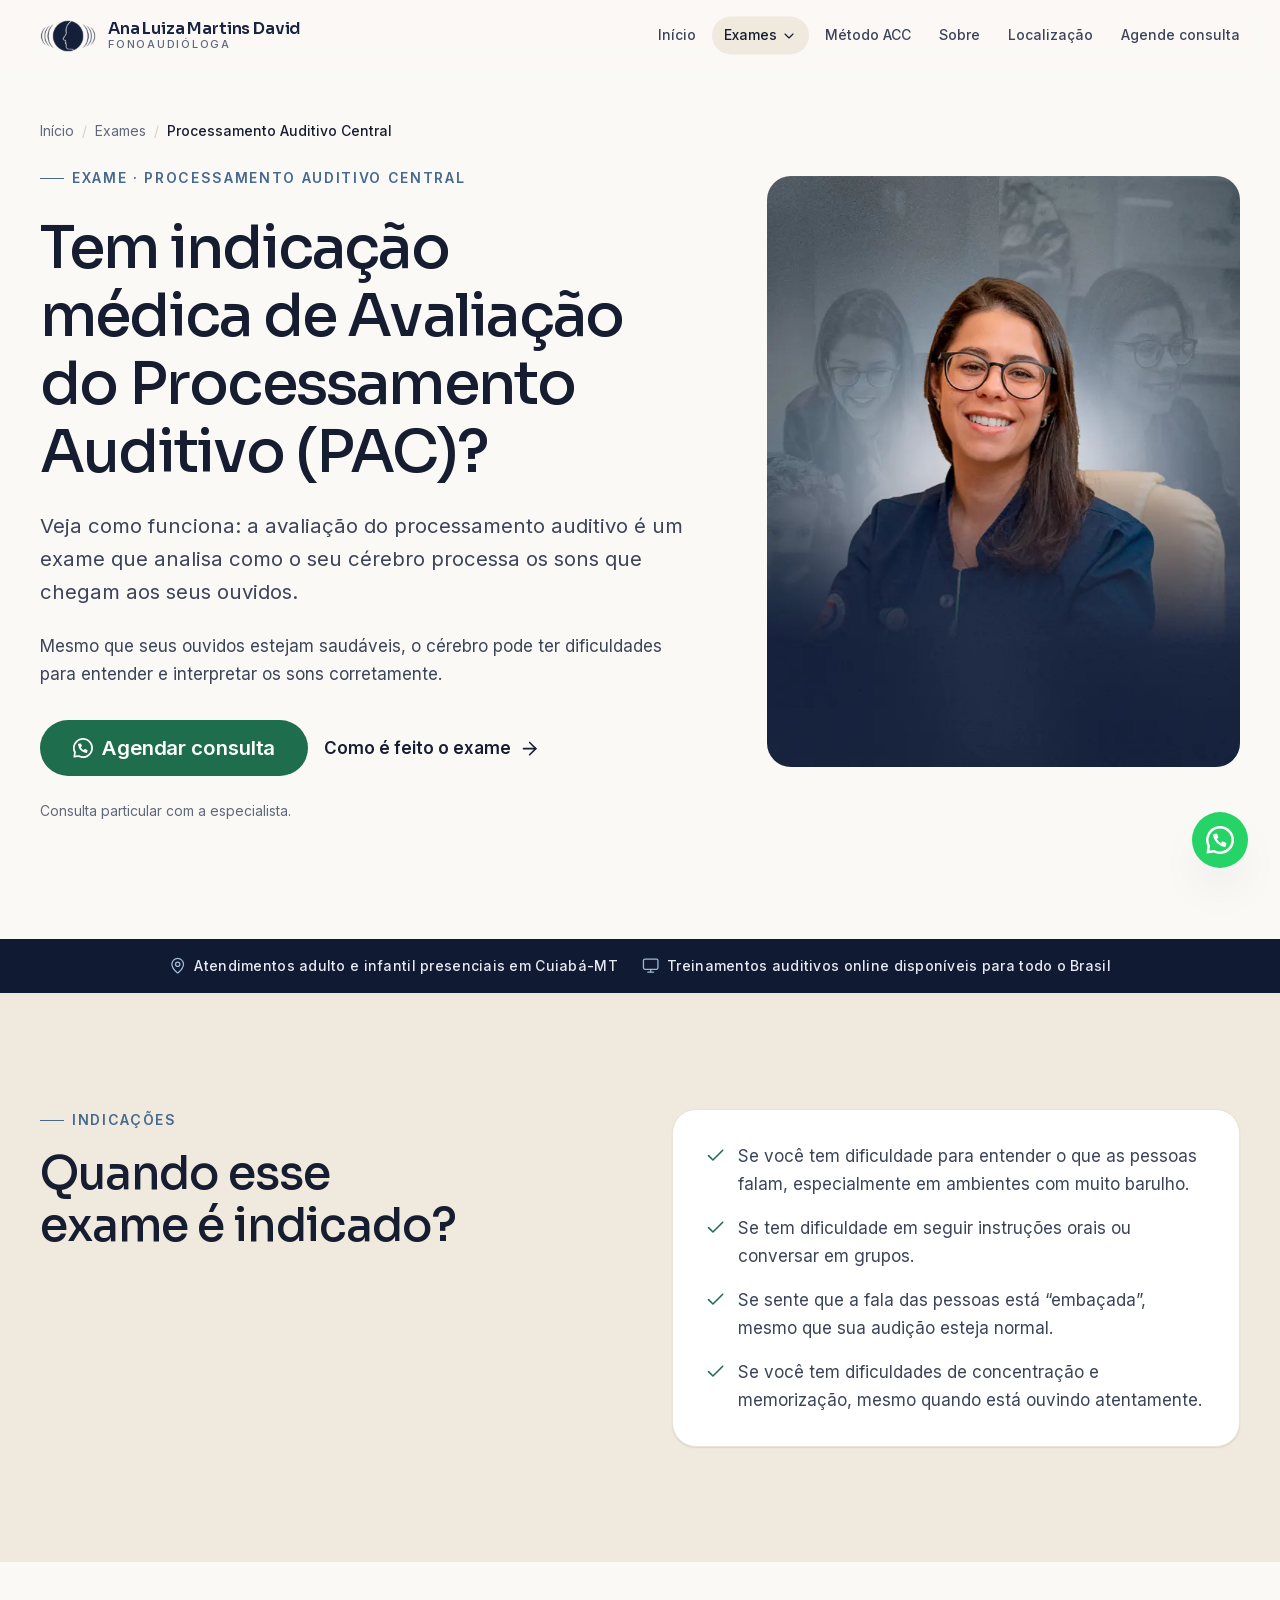
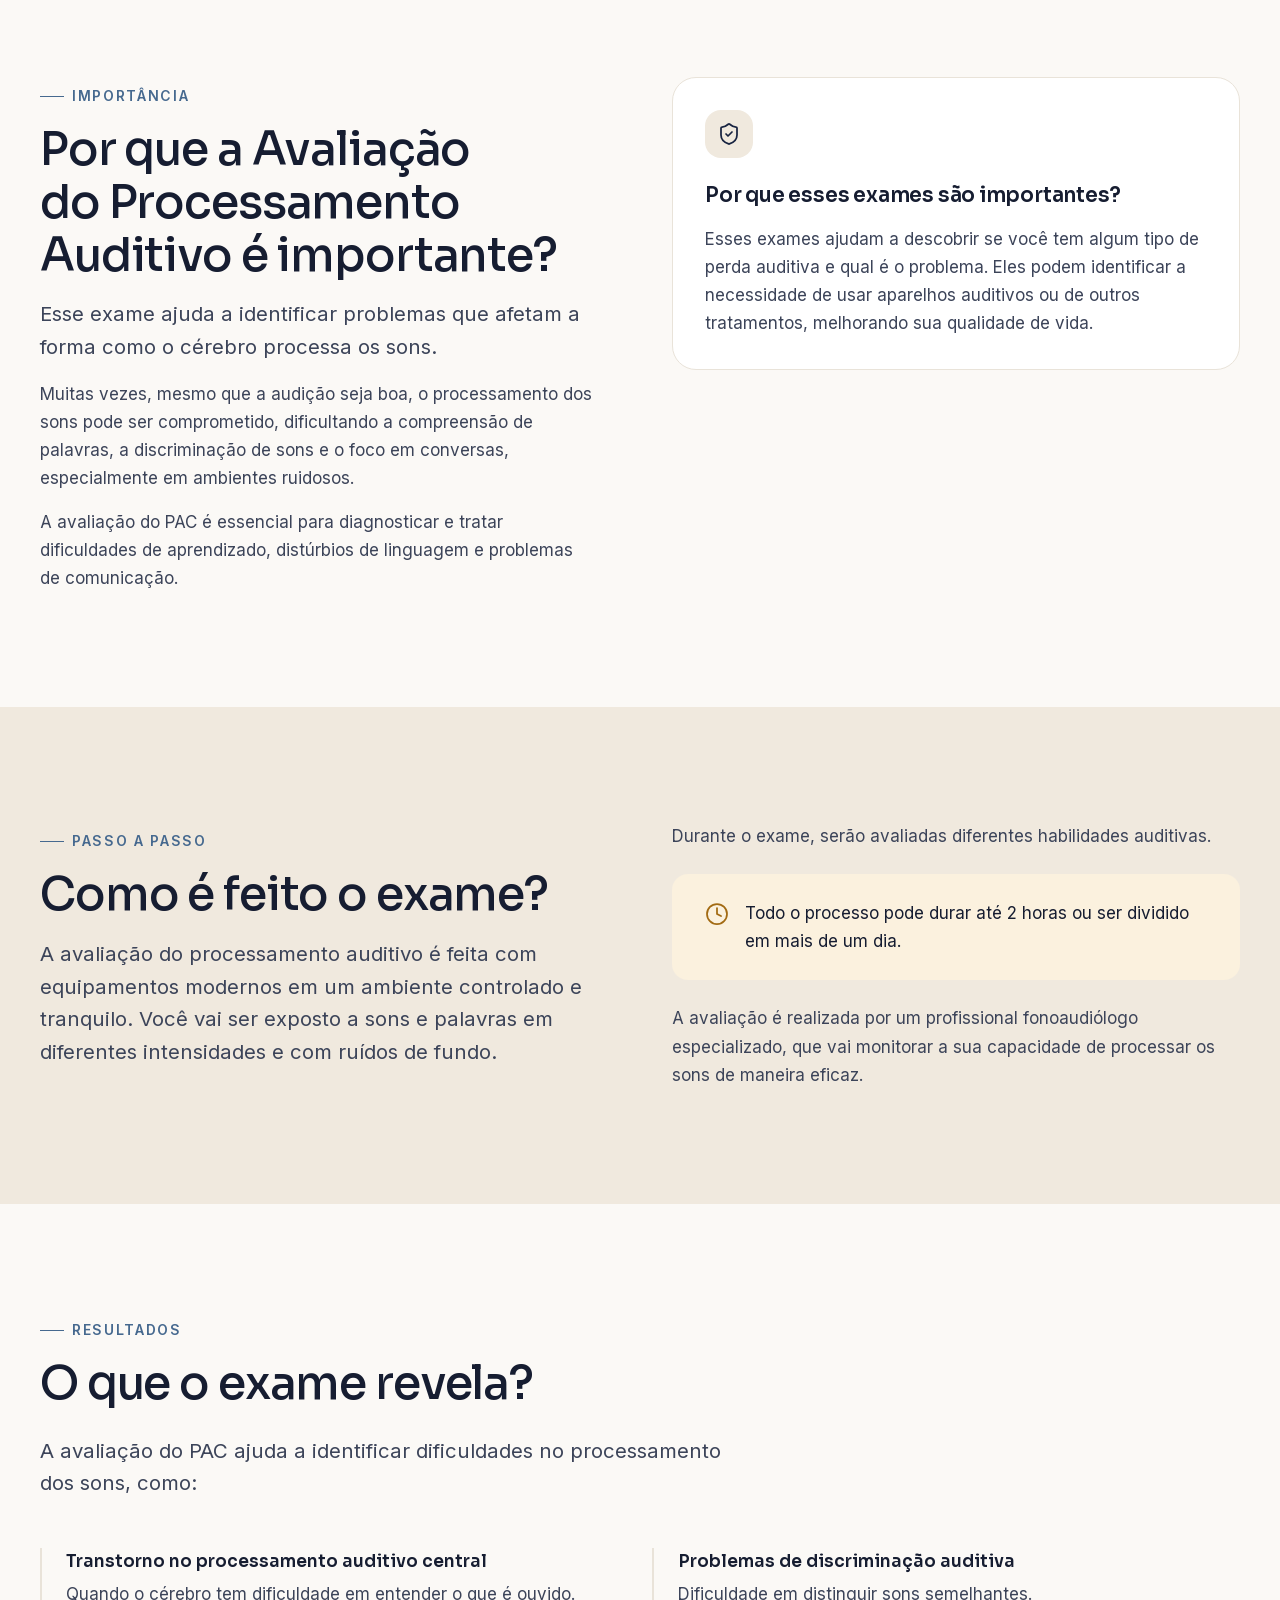
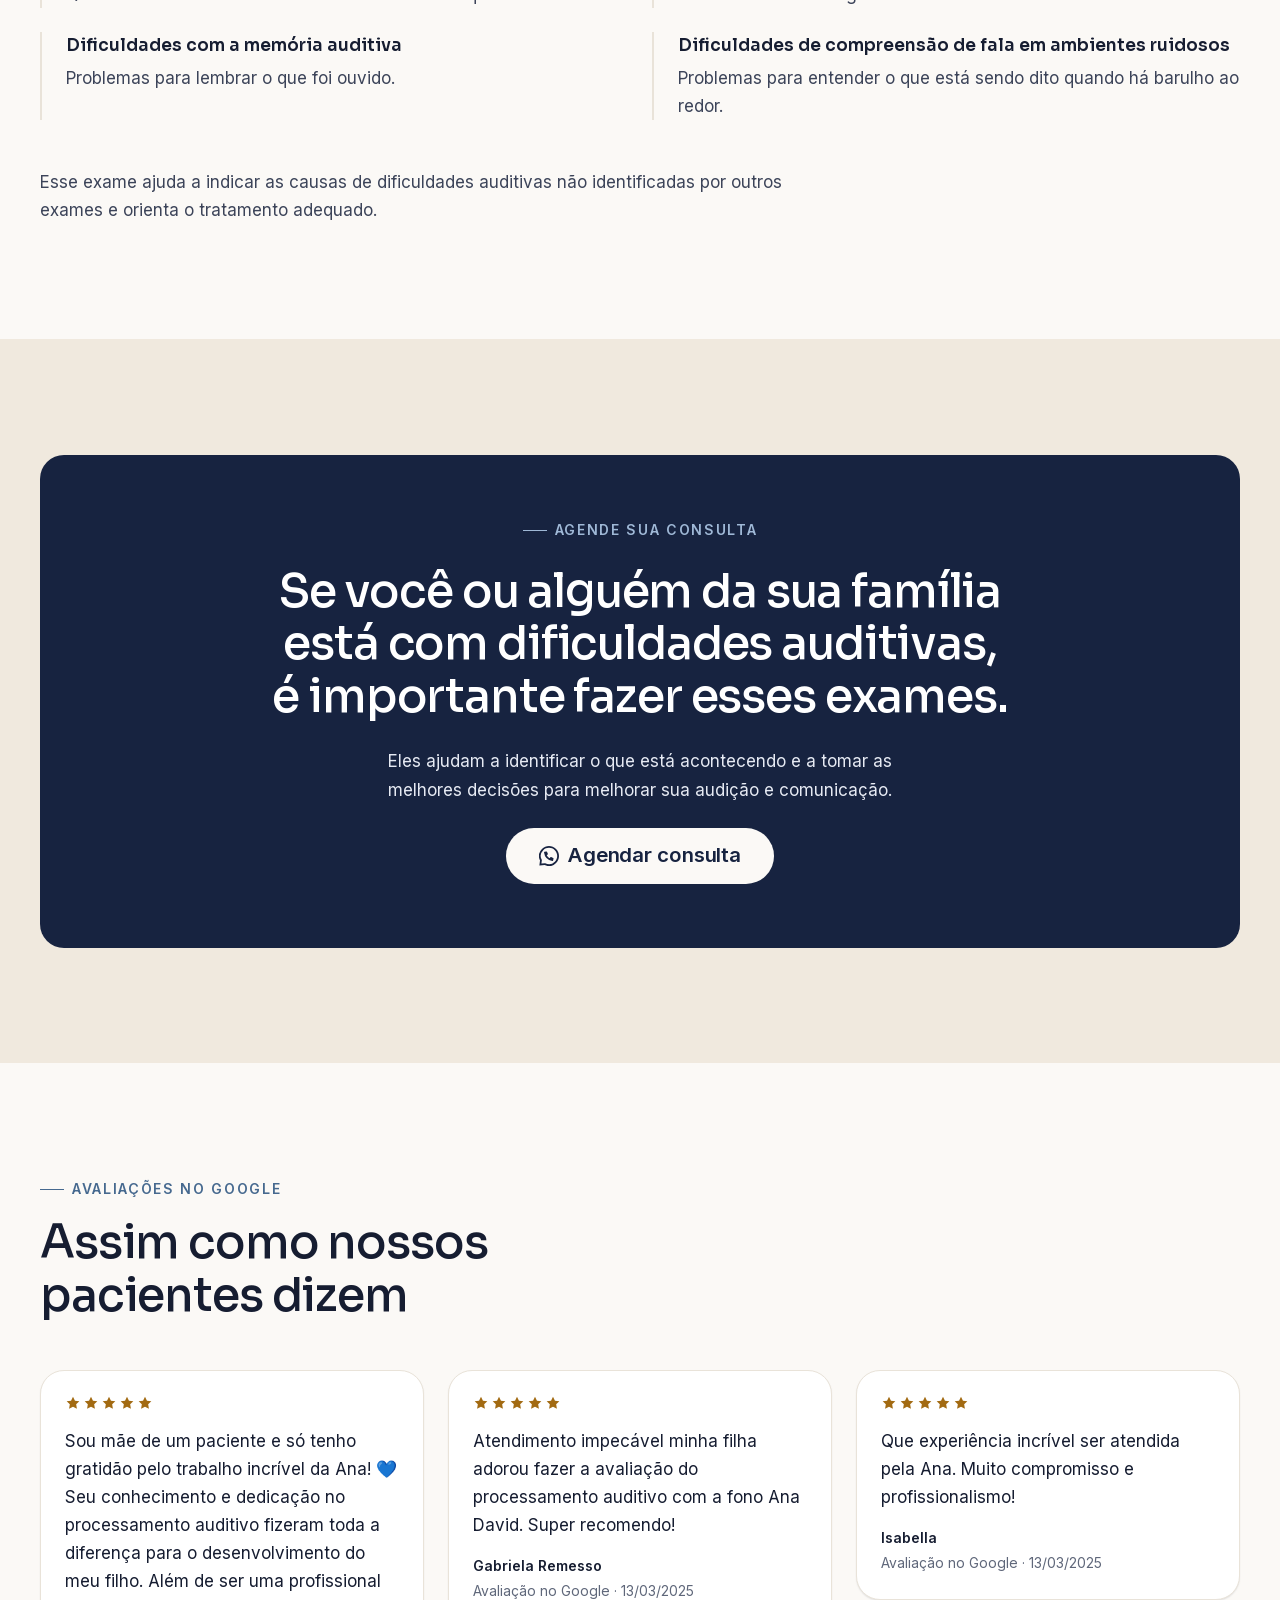
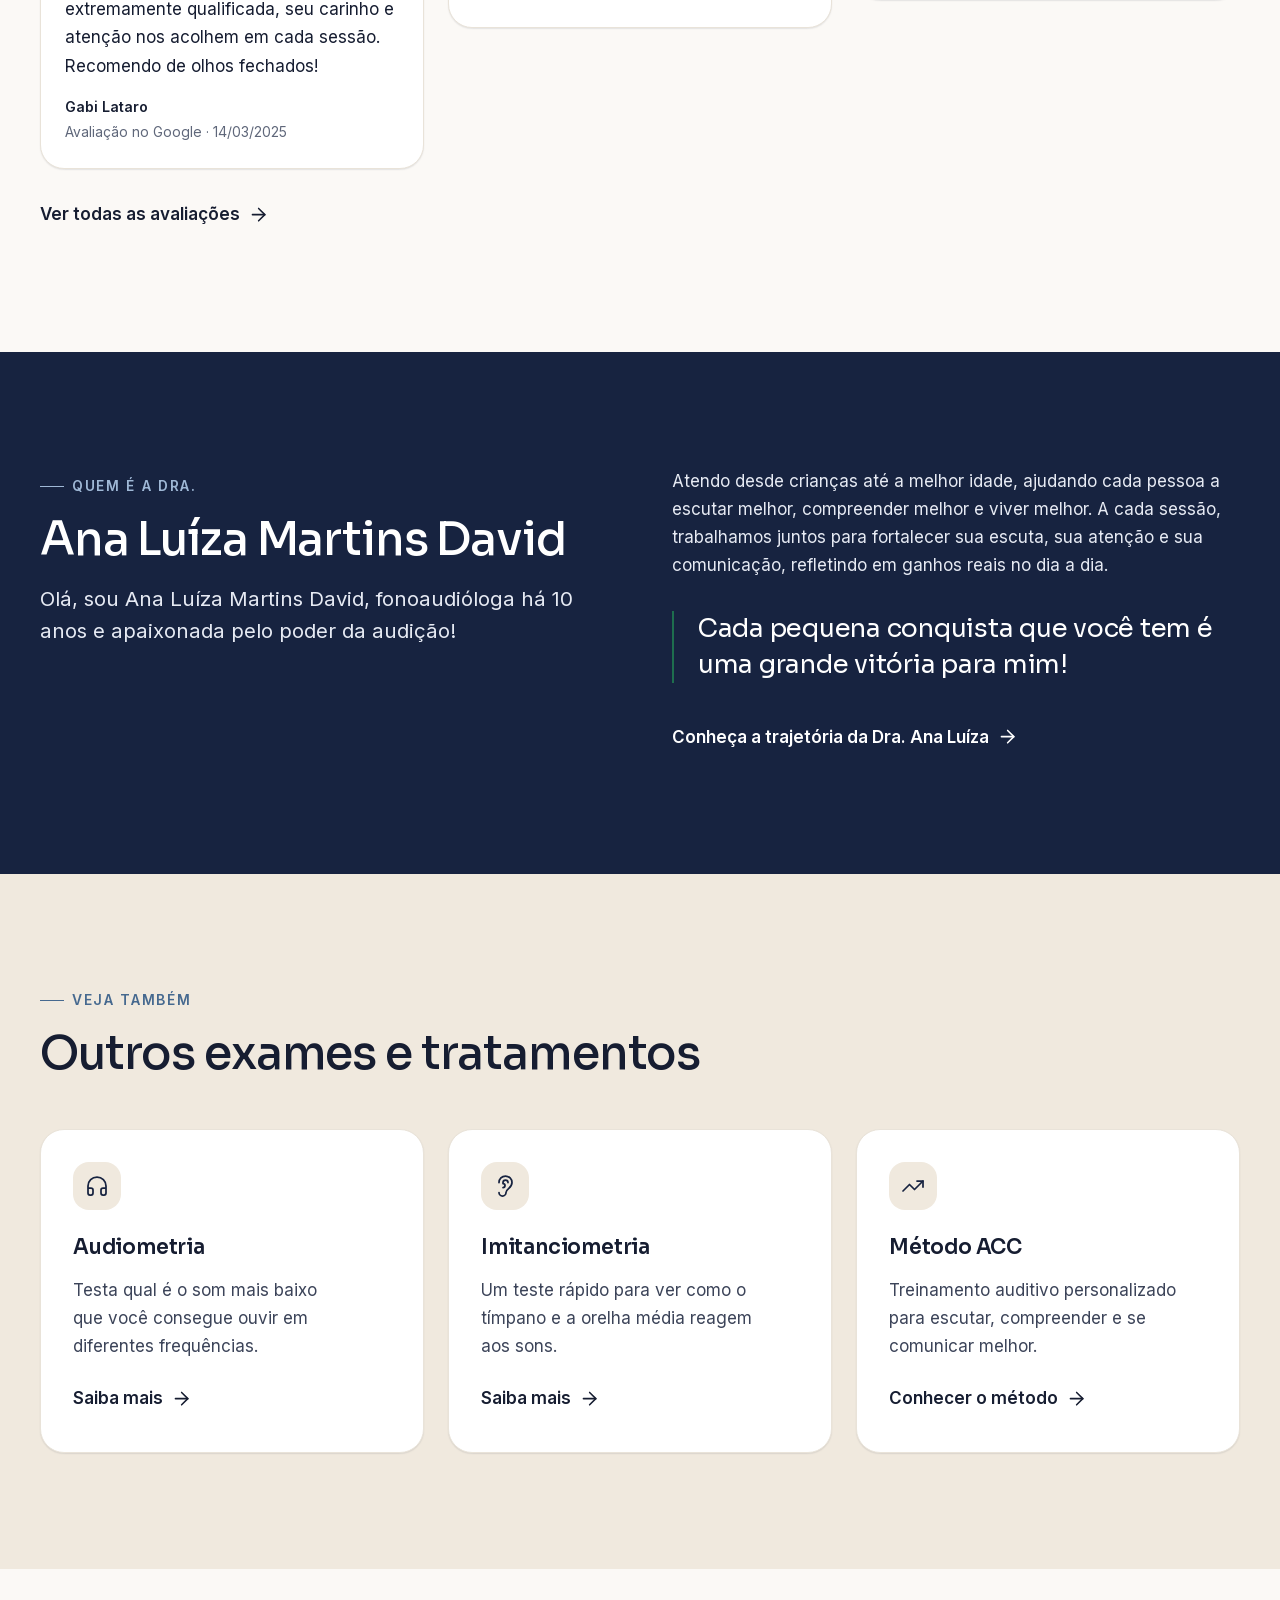
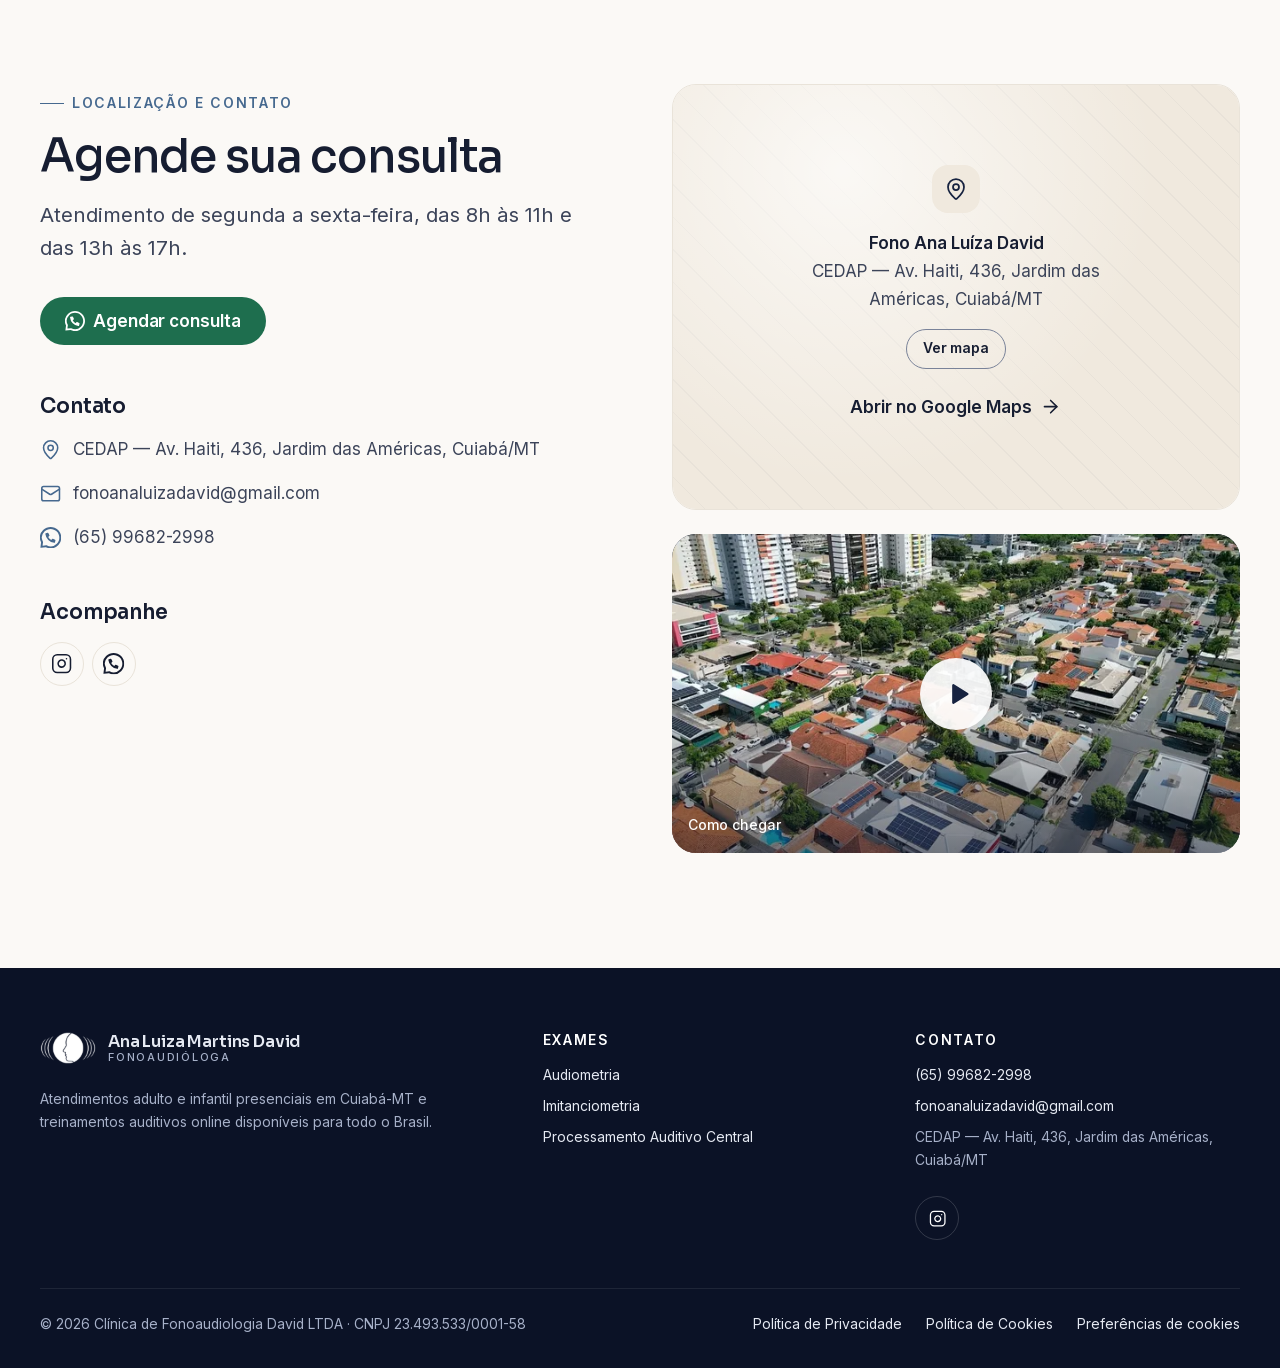
<file: processamento-auditivo-central/index.html>
<!doctype html>
<html lang="pt-BR">
<head>
  <meta charset="utf-8">
  <meta name="viewport" content="width=device-width, initial-scale=1">
  <title>Processamento Auditivo (PAC) em Cuiabá | Ana Luíza David</title>
  <meta name="description" content="Avaliação do Processamento Auditivo Central (PAC) em Cuiabá-MT para crianças e adultos com dificuldade de entender a fala, de atenção ou de aprendizagem.">
  <link rel="canonical" href="https://fonoanaluizadavid.com.br/processamento-auditivo-central/">
  <meta name="theme-color" content="#172340">

  <meta name="robots" content="index, follow, max-image-preview:large, max-snippet:-1">
  <meta name="author" content="Ana Luíza Martins David">
  <meta name="application-name" content="Fono Ana Luíza David">
  <meta name="apple-mobile-web-app-title" content="Fono Ana Luíza">
  <meta name="format-detection" content="telephone=no">
  <meta name="color-scheme" content="light">
  <meta name="geo.region" content="BR-MT">
  <meta name="geo.placename" content="Cuiabá">
  <meta name="geo.position" content="-15.6086979;-56.0730152">
  <meta name="ICBM" content="-15.6086979, -56.0730152">

  <!-- Cartão de compartilhamento (WhatsApp, Facebook, LinkedIn, X).
       Ao apontar o domínio próprio, troque https://guiooak.github.io/fonoanaluiza por https://fonoanaluizadavid.com.br -->
  <meta property="og:type" content="website">
  <meta property="og:locale" content="pt_BR">
  <meta property="og:site_name" content="Fono Ana Luíza David">
  <meta property="og:title" content="Avaliação do Processamento Auditivo (PAC) em Cuiabá">
  <meta property="og:description" content="Dificuldade para entender a fala no barulho, prestar atenção ou aprender? Faça a avaliação do PAC.">
  <meta property="og:url" content="https://guiooak.github.io/fonoanaluiza/processamento-auditivo-central/">
  <meta property="og:image" content="https://guiooak.github.io/fonoanaluiza/assets/img/og-processamento-auditivo-v2.jpg">
  <meta property="og:image:secure_url" content="https://guiooak.github.io/fonoanaluiza/assets/img/og-processamento-auditivo-v2.jpg">
  <meta property="og:image:type" content="image/jpeg">
  <meta property="og:image:width" content="1200">
  <meta property="og:image:height" content="630">
  <meta property="og:image:alt" content="Dra. Ana Luíza Martins David, fonoaudióloga, e o texto: Avaliação do Processamento Auditivo (PAC) em Cuiabá">
  <meta name="twitter:card" content="summary_large_image">
  <meta name="twitter:title" content="Avaliação do Processamento Auditivo (PAC) em Cuiabá">
  <meta name="twitter:description" content="Dificuldade para entender a fala no barulho, prestar atenção ou aprender? Faça a avaliação do PAC.">
  <meta name="twitter:image" content="https://guiooak.github.io/fonoanaluiza/assets/img/og-processamento-auditivo-v2.jpg">
  <meta name="twitter:image:alt" content="Dra. Ana Luíza Martins David, fonoaudióloga, e o texto: Avaliação do Processamento Auditivo (PAC) em Cuiabá">

  <script>document.documentElement.classList.add("js");</script>


  <link rel="icon" href="../assets/img/favicon-32.png" sizes="32x32">
  <link rel="apple-touch-icon" href="../assets/img/apple-touch-icon.png">
  <link rel="preload" href="../assets/fonts/sora-latin.woff2" as="font" type="font/woff2" crossorigin>
  <link rel="preload" href="../assets/fonts/inter-latin.woff2" as="font" type="font/woff2" crossorigin>
  <link rel="stylesheet" href="../assets/css/styles.css">

  <script type="application/ld+json">
  {
    "@context": "https://schema.org",
    "@graph": [
      {
        "@type": "MedicalWebPage",
        "name": "Processamento Auditivo Central",
        "url": "https://fonoanaluizadavid.com.br/processamento-auditivo-central/",
        "inLanguage": "pt-BR",
        "about": { "@type": "MedicalTest", "name": "Avaliação do Processamento Auditivo Central" },
        "provider": { "@type": "MedicalBusiness", "name": "Fono Ana Luíza David", "url": "https://fonoanaluizadavid.com.br/", "telephone": "+55 65 99682-2998" }
      },
      {
        "@type": "BreadcrumbList",
        "itemListElement": [
          { "@type": "ListItem", "position": 1, "name": "Início", "item": "https://fonoanaluizadavid.com.br/" },
          { "@type": "ListItem", "position": 2, "name": "Processamento Auditivo Central", "item": "https://fonoanaluizadavid.com.br/processamento-auditivo-central/" }
        ]
      }
    ]
  }
  </script>
</head>
<body>
  <a class="skip-link" href="#conteudo">Pular para o conteúdo</a>

  <!-- ===================== HEADER ===================== -->
  <header class="site-header">
    <div class="container site-header__inner">
      <a class="brand" href="../">
        <img src="../assets/img/logo-icone.webp" alt="" width="168" height="96">
        <span class="brand__name">Ana Luiza Martins David <small>Fonoaudióloga</small></span>
      </a>
      <nav class="nav" aria-label="Principal">
        <ul class="nav__list">
          <li><a class="nav__link" href="../#inicio" data-spy="inicio video dado sinais depoimentos">Início</a></li>
          <li class="nav__item--has-menu">
            <button class="nav__link is-active" type="button" aria-expanded="false" aria-controls="submenu-exames">
              Exames <svg class="icon" aria-hidden="true"><use href="../assets/img/icons.svg#chevron-down"/></svg>
            </button>
            <ul class="submenu" id="submenu-exames">
              <li><a href="../audiometria/">Audiometria <span>Tonal, vocal e infantil</span></a></li>
              <li><a href="../imitanciometria/">Imitanciometria <span>Saúde da orelha média</span></a></li>
              <li><a href="../processamento-auditivo-central/" aria-current="page">Processamento Auditivo Central <span>Avaliação do PAC</span></a></li>
            </ul>
          </li>
          <li><a class="nav__link" href="../#metodo" data-spy="acc-conecta metodo tratamento">Método ACC</a></li>
          <li><a class="nav__link" href="../#sobre" data-spy="sobre">Sobre</a></li>
          <li><a class="nav__link" href="../#localizacao" data-spy="localizacao">Localização</a></li>
          <li><a class="nav__link" href="#agendar" data-spy="agendar">Agende consulta</a></li>
        </ul>
      </nav>
      <button class="menu-toggle" type="button" aria-expanded="false" aria-controls="mobile-nav" aria-label="Abrir menu">
        <svg class="icon icon-open" aria-hidden="true"><use href="../assets/img/icons.svg#menu"/></svg>
        <svg class="icon icon-close" aria-hidden="true"><use href="../assets/img/icons.svg#close"/></svg>
      </button>
    </div>
  </header>
  <nav class="mobile-nav" id="mobile-nav" aria-label="Menu móvel">
    <ul>
      <li><a href="../#inicio" data-spy="inicio video dado sinais depoimentos">Início</a></li>
      <li><span class="mobile-nav__label">Exames</span>
        <ul class="mobile-nav__sub">
          <li><a href="../audiometria/">Audiometria</a></li>
          <li><a href="../imitanciometria/">Imitanciometria</a></li>
          <li><a href="../processamento-auditivo-central/" aria-current="page">Processamento Auditivo Central</a></li>
        </ul>
      </li>
      <li><a href="../#metodo" data-spy="acc-conecta metodo tratamento">Método ACC</a></li>
      <li><a href="../#sobre" data-spy="sobre">Sobre</a></li>
      <li><a href="../#localizacao" data-spy="localizacao">Localização</a></li>
      <li><a href="#agendar" data-spy="agendar">Agende consulta</a></li>
    </ul>
  </nav>

  <main id="conteudo">

    <!-- ===================== HERO ===================== -->
    <section class="hero">
      <div class="container hero__grid">
        <div class="hero__content" data-reveal>
          <nav class="breadcrumb" aria-label="Você está em">
            <ol>
              <li><a href="../">Início</a></li>
              <li>Exames</li>
              <li><span aria-current="page">Processamento Auditivo Central</span></li>
            </ol>
          </nav>
          <span class="eyebrow">Exame · Processamento Auditivo Central</span>
          <h1>Tem indicação médica de Avaliação do Processamento Auditivo (PAC)?</h1>
          <p class="lead">Veja como funciona: a avaliação do processamento auditivo é um exame que analisa como o seu cérebro processa os sons que chegam aos seus ouvidos.</p>
          <p>Mesmo que seus ouvidos estejam saudáveis, o cérebro pode ter dificuldades para entender e interpretar os sons corretamente.</p>
          <div class="hero__actions">
            <a class="btn btn--lg" href="https://wa.me/5565996822998" target="_blank" rel="noopener" data-cta="hero">
              <svg class="icon" aria-hidden="true"><use href="../assets/img/icons.svg#whatsapp"/></svg> Agendar consulta
            </a>
            <a class="link-arrow" href="#como-e-feito">Como é feito o exame <svg class="icon" aria-hidden="true"><use href="../assets/img/icons.svg#arrow-right"/></svg></a>
          </div>
          <p class="cta-note">Consulta particular com a especialista.</p>
        </div>
        <div class="media media--portrait hero__media media--top" data-reveal>
          <img src="../assets/img/dra-hero-1080.webp" srcset="../assets/img/dra-hero-640.webp 640w, ../assets/img/dra-hero-1080.webp 1080w" sizes="(min-width: 56rem) 30rem, min(90vw, 30rem)" alt="Dra. Ana Luíza Martins David no consultório" width="1080" height="1920" fetchpriority="high">
        </div>
      </div>
    </section>

    <div class="strip">
      <div class="container cluster">
        <span class="strip__item"><svg class="icon" aria-hidden="true"><use href="../assets/img/icons.svg#map-pin"/></svg> Atendimentos adulto e infantil presenciais em Cuiabá-MT</span>
        <span class="strip__item"><svg class="icon" aria-hidden="true"><use href="../assets/img/icons.svg#monitor"/></svg> Treinamentos auditivos online disponíveis para todo o Brasil</span>
      </div>
    </div>

    <!-- ===================== INDICAÇÕES ===================== -->
    <section class="section section--alt" id="indicacoes">
      <div class="container split split--top">
        <div class="section-head" style="margin-bottom:0" data-reveal>
          <span class="eyebrow">Indicações</span>
          <h2>Quando esse exame é indicado?</h2>
        </div>
        <div class="card" data-reveal>
          <ul class="checklist">
            <li><svg class="icon" aria-hidden="true"><use href="../assets/img/icons.svg#check"/></svg><span>Se você tem dificuldade para entender o que as pessoas falam, especialmente em ambientes com muito barulho.</span></li>
            <li><svg class="icon" aria-hidden="true"><use href="../assets/img/icons.svg#check"/></svg><span>Se tem dificuldade em seguir instruções orais ou conversar em grupos.</span></li>
            <li><svg class="icon" aria-hidden="true"><use href="../assets/img/icons.svg#check"/></svg><span>Se sente que a fala das pessoas está “embaçada”, mesmo que sua audição esteja normal.</span></li>
            <li><svg class="icon" aria-hidden="true"><use href="../assets/img/icons.svg#check"/></svg><span>Se você tem dificuldades de concentração e memorização, mesmo quando está ouvindo atentamente.</span></li>
          </ul>
        </div>
      </div>
    </section>

    <!-- ===================== IMPORTÂNCIA ===================== -->
    <section class="section" id="importancia">
      <div class="container split split--top">
        <div class="flow" data-reveal>
          <span class="eyebrow">Importância</span>
          <h2>Por que a Avaliação do Processamento Auditivo é importante?</h2>
          <p class="lead">Esse exame ajuda a identificar problemas que afetam a forma como o cérebro processa os sons.</p>
          <p>Muitas vezes, mesmo que a audição seja boa, o processamento dos sons pode ser comprometido, dificultando a compreensão de palavras, a discriminação de sons e o foco em conversas, especialmente em ambientes ruidosos.</p>
          <p>A avaliação do PAC é essencial para diagnosticar e tratar dificuldades de aprendizado, distúrbios de linguagem e problemas de comunicação.</p>
        </div>
        <div class="card card--flat" data-reveal>
          <span class="icon-badge"><svg class="icon" aria-hidden="true"><use href="../assets/img/icons.svg#shield-check"/></svg></span>
          <h3 class="card__title">Por que esses exames são importantes?</h3>
          <p class="card__text">Esses exames ajudam a descobrir se você tem algum tipo de perda auditiva e qual é o problema. Eles podem identificar a necessidade de usar aparelhos auditivos ou de outros tratamentos, melhorando sua qualidade de vida.</p>
        </div>
      </div>
    </section>

    <!-- ===================== COMO É FEITO ===================== -->
    <section class="section section--alt" id="como-e-feito">
      <div class="container split split--top">
        <div class="flow is-sticky" data-reveal>
          <span class="eyebrow">Passo a passo</span>
          <h2>Como é feito o exame?</h2>
          <p class="lead">A avaliação do processamento auditivo é feita com equipamentos modernos em um ambiente controlado e tranquilo. Você vai ser exposto a sons e palavras em diferentes intensidades e com ruídos de fundo.</p>
        </div>
        <div data-reveal>
          <div class="flow">
            <p>Durante o exame, serão avaliadas diferentes habilidades auditivas.</p>
            <div class="callout callout--warm" style="--flow-space:var(--space-6)">
              <svg class="icon" aria-hidden="true"><use href="../assets/img/icons.svg#clock"/></svg>
              <p>Todo o processo pode durar até 2 horas ou ser dividido em mais de um dia.</p>
            </div>
            <p style="--flow-space:var(--space-6)">A avaliação é realizada por um profissional fonoaudiólogo especializado, que vai monitorar a sua capacidade de processar os sons de maneira eficaz.</p>
          </div>
        </div>
      </div>
    </section>

    <!-- ===================== O QUE REVELA ===================== -->
    <section class="section" id="o-que-revela">
      <div class="container">
        <div class="section-head" data-reveal>
          <span class="eyebrow">Resultados</span>
          <h2>O que o exame revela?</h2>
          <p class="lead">A avaliação do PAC ajuda a identificar dificuldades no processamento dos sons, como:</p>
        </div>
        <dl class="def-list grid grid--2" data-reveal>
          <div><dt>Transtorno no processamento auditivo central</dt><dd>Quando o cérebro tem dificuldade em entender o que é ouvido.</dd></div>
          <div><dt>Problemas de discriminação auditiva</dt><dd>Dificuldade em distinguir sons semelhantes.</dd></div>
          <div><dt>Dificuldades com a memória auditiva</dt><dd>Problemas para lembrar o que foi ouvido.</dd></div>
          <div><dt>Dificuldades de compreensão de fala em ambientes ruidosos</dt><dd>Problemas para entender o que está sendo dito quando há barulho ao redor.</dd></div>
        </dl>
        <p class="prose mt-12" data-reveal>Esse exame ajuda a indicar as causas de dificuldades auditivas não identificadas por outros exames e orienta o tratamento adequado.</p>
      </div>
    </section>

    <!-- ===================== CTA ===================== -->
    <section class="section section--alt" id="agendar">
      <div class="container">
        <div class="cta-block" data-reveal>
          <span class="eyebrow">Agende sua consulta</span>
          <h2>Se você ou alguém da sua família está com dificuldades auditivas, é importante fazer esses exames.</h2>
          <p>Eles ajudam a identificar o que está acontecendo e a tomar as melhores decisões para melhorar sua audição e comunicação.</p>
          <a class="btn btn--lg" href="https://wa.me/5565996822998" target="_blank" rel="noopener" data-cta="cta-final">
            <svg class="icon" aria-hidden="true"><use href="../assets/img/icons.svg#whatsapp"/></svg> Agendar consulta
          </a>
        </div>
      </div>
    </section>

    <!-- ===================== AVALIAÇÕES ===================== -->
    <section class="section" id="avaliacoes">
      <div class="container">
        <div class="section-head" data-reveal>
          <span class="eyebrow">Avaliações no Google</span>
          <h2>Assim como nossos pacientes dizem</h2>
        </div>
        <div class="reviews" data-reveal>
          <figure class="card review">
            <div class="review__stars" role="img" aria-label="5 de 5 estrelas"><svg class="icon" aria-hidden="true"><use href="../assets/img/icons.svg#star"/></svg><svg class="icon" aria-hidden="true"><use href="../assets/img/icons.svg#star"/></svg><svg class="icon" aria-hidden="true"><use href="../assets/img/icons.svg#star"/></svg><svg class="icon" aria-hidden="true"><use href="../assets/img/icons.svg#star"/></svg><svg class="icon" aria-hidden="true"><use href="../assets/img/icons.svg#star"/></svg></div>
            <blockquote class="review__text"><p>Sou mãe de um paciente e só tenho gratidão pelo trabalho incrível da Ana! 💙 Seu conhecimento e dedicação no processamento auditivo fizeram toda a diferença para o desenvolvimento do meu filho. Além de ser uma profissional extremamente qualificada, seu carinho e atenção nos acolhem em cada sessão. Recomendo de olhos fechados!</p></blockquote>
            <figcaption class="review__author"><strong>Gabi Lataro</strong><span>Avaliação no Google · <time datetime="2025-03-14">14/03/2025</time></span></figcaption>
          </figure>
          <figure class="card review">
            <div class="review__stars" role="img" aria-label="5 de 5 estrelas"><svg class="icon" aria-hidden="true"><use href="../assets/img/icons.svg#star"/></svg><svg class="icon" aria-hidden="true"><use href="../assets/img/icons.svg#star"/></svg><svg class="icon" aria-hidden="true"><use href="../assets/img/icons.svg#star"/></svg><svg class="icon" aria-hidden="true"><use href="../assets/img/icons.svg#star"/></svg><svg class="icon" aria-hidden="true"><use href="../assets/img/icons.svg#star"/></svg></div>
            <blockquote class="review__text"><p>Atendimento impecável minha filha adorou fazer a avaliação do processamento auditivo com a fono Ana David. Super recomendo!</p></blockquote>
            <figcaption class="review__author"><strong>Gabriela Remesso</strong><span>Avaliação no Google · <time datetime="2025-03-13">13/03/2025</time></span></figcaption>
          </figure>
          <figure class="card review">
            <div class="review__stars" role="img" aria-label="5 de 5 estrelas"><svg class="icon" aria-hidden="true"><use href="../assets/img/icons.svg#star"/></svg><svg class="icon" aria-hidden="true"><use href="../assets/img/icons.svg#star"/></svg><svg class="icon" aria-hidden="true"><use href="../assets/img/icons.svg#star"/></svg><svg class="icon" aria-hidden="true"><use href="../assets/img/icons.svg#star"/></svg><svg class="icon" aria-hidden="true"><use href="../assets/img/icons.svg#star"/></svg></div>
            <blockquote class="review__text"><p>Que experiência incrível ser atendida pela Ana. Muito compromisso e profissionalismo!</p></blockquote>
            <figcaption class="review__author"><strong>Isabella</strong><span>Avaliação no Google · <time datetime="2025-03-13">13/03/2025</time></span></figcaption>
          </figure>
        </div>
        <a class="link-arrow mt-6" href="../#avaliacoes">Ver todas as avaliações <svg class="icon" aria-hidden="true"><use href="../assets/img/icons.svg#arrow-right"/></svg></a>
      </div>
    </section>

    <!-- ===================== SOBRE (resumo) ===================== -->
    <section class="section section--dark" id="sobre">
      <div class="container split split--top">
        <div class="flow" data-reveal>
          <span class="eyebrow">Quem é a Dra.</span>
          <h2>Ana Luíza Martins David</h2>
          <p class="lead">Olá, sou Ana Luíza Martins David, fonoaudióloga há 10 anos e apaixonada pelo poder da audição!</p>
        </div>
        <div class="flow" data-reveal>
          <p>Atendo desde crianças até a melhor idade, ajudando cada pessoa a escutar melhor, compreender melhor e viver melhor. A cada sessão, trabalhamos juntos para fortalecer sua escuta, sua atenção e sua comunicação, refletindo em ganhos reais no dia a dia.</p>
          <p class="quote" style="--flow-space:var(--space-8)">Cada pequena conquista que você tem é uma grande vitória para mim!</p>
          <a class="link-arrow" style="--flow-space:var(--space-8)" href="../#sobre">Conheça a trajetória da Dra. Ana Luíza <svg class="icon" aria-hidden="true"><use href="../assets/img/icons.svg#arrow-right"/></svg></a>
        </div>
      </div>
    </section>

    <!-- ===================== OUTROS EXAMES ===================== -->
    <section class="section section--alt" id="outros-exames">
      <div class="container">
        <div class="section-head" data-reveal>
          <span class="eyebrow">Veja também</span>
          <h2>Outros exames e tratamentos</h2>
        </div>
        <div class="grid grid--3">
          <a class="card card--interactive" href="../audiometria/" style="text-decoration:none" data-reveal>
            <span class="icon-badge"><svg class="icon" aria-hidden="true"><use href="../assets/img/icons.svg#headphones"/></svg></span>
            <h3 class="card__title">Audiometria</h3>
            <p class="card__text">Testa qual é o som mais baixo que você consegue ouvir em diferentes frequências.</p>
            <span class="link-arrow">Saiba mais <svg class="icon" aria-hidden="true"><use href="../assets/img/icons.svg#arrow-right"/></svg></span>
          </a>
          <a class="card card--interactive" href="../imitanciometria/" style="text-decoration:none" data-reveal>
            <span class="icon-badge"><svg class="icon" aria-hidden="true"><use href="../assets/img/icons.svg#ear"/></svg></span>
            <h3 class="card__title">Imitanciometria</h3>
            <p class="card__text">Um teste rápido para ver como o tímpano e a orelha média reagem aos sons.</p>
            <span class="link-arrow">Saiba mais <svg class="icon" aria-hidden="true"><use href="../assets/img/icons.svg#arrow-right"/></svg></span>
          </a>
          <a class="card card--interactive" href="../#metodo" style="text-decoration:none" data-reveal>
            <span class="icon-badge"><svg class="icon" aria-hidden="true"><use href="../assets/img/icons.svg#trending-up"/></svg></span>
            <h3 class="card__title">Método ACC</h3>
            <p class="card__text">Treinamento auditivo personalizado para escutar, compreender e se comunicar melhor.</p>
            <span class="link-arrow">Conhecer o método <svg class="icon" aria-hidden="true"><use href="../assets/img/icons.svg#arrow-right"/></svg></span>
          </a>
        </div>
      </div>
    </section>


    <!-- ===================== LOCALIZAÇÃO ===================== -->
    <section class="section" id="localizacao">
      <div class="container split split--top">
        <div class="stack" style="--stack-gap:var(--space-12)" data-reveal>
          <div class="flow">
            <span class="eyebrow">Localização e contato</span>
            <h2>Agende sua consulta</h2>
            <p class="lead">Atendimento de segunda a sexta-feira, das 8h às 11h e das 13h às 17h.</p>
            <a class="btn" style="--flow-space:var(--space-8)" href="https://wa.me/5565996822998" data-cta="localizacao" target="_blank" rel="noopener">
              <svg class="icon" aria-hidden="true"><use href="../assets/img/icons.svg#whatsapp"/></svg> Agendar consulta
            </a>
          </div>
          <div class="stack" style="--stack-gap:var(--space-4)">
            <h3 class="h4">Contato</h3>
            <ul class="contact-list">
              <li><svg class="icon" aria-hidden="true"><use href="../assets/img/icons.svg#map-pin"/></svg><span>CEDAP — Av. Haiti, 436, Jardim das Américas, Cuiabá/MT</span></li>
              <li><svg class="icon" aria-hidden="true"><use href="../assets/img/icons.svg#mail"/></svg><a href="mailto:fonoanaluizadavid@gmail.com">fonoanaluizadavid@gmail.com</a></li>
              <li><svg class="icon" aria-hidden="true"><use href="../assets/img/icons.svg#whatsapp"/></svg><a href="https://wa.me/5565996822998" data-cta="contato" target="_blank" rel="noopener">(65) 99682-2998</a></li>
            </ul>
          </div>
          <div class="stack" style="--stack-gap:var(--space-4)">
            <h3 class="h4">Acompanhe</h3>
            <div class="social">
              <a href="https://www.instagram.com/fonoanaluizadavid/" aria-label="Instagram" rel="noopener" target="_blank"><svg class="icon" aria-hidden="true"><use href="../assets/img/icons.svg#instagram"/></svg></a>
              <a href="https://wa.me/5565996822998" aria-label="WhatsApp" data-cta="social" target="_blank" rel="noopener"><svg class="icon" aria-hidden="true"><use href="../assets/img/icons.svg#whatsapp"/></svg></a>
            </div>
          </div>
        </div>
        <div class="stack" style="--stack-gap:var(--space-6)" data-reveal>
          <div class="map">
            <div class="map__placeholder">
              <span class="icon-badge"><svg class="icon" aria-hidden="true"><use href="../assets/img/icons.svg#map-pin"/></svg></span>
              <address><strong>Fono Ana Luíza David</strong>CEDAP — Av. Haiti, 436, Jardim das Américas, Cuiabá/MT</address>
              <button class="btn btn--secondary btn--sm" type="button" data-map-src="https://www.google.com/maps/embed?pb=!1m18!1m12!1m3!1d3842.680730217445!2d-56.0730152!3d-15.6086979!2m3!1f0!2f0!3f0!3m2!1i1024!2i768!4f13.1!3m3!1m2!1s0x93763531236e9037%3A0xf16568c66f29810c!2sFono%20Ana%20David%20%7C%20Audiologia%20%7C%20Processamento%20Auditivo%20%7C%20Treinamento%20Auditivo!5e0!3m2!1spt-BR!2sbr!4v1749219478955!5m2!1spt-BR!2sbr" data-map-title="Mapa: Fono Ana Luíza David, Av. Haiti, 436, Cuiabá">Ver mapa</button>
              <a class="link-arrow" href="https://www.google.com/maps/search/?api=1&amp;query=Fono+Ana+David+Av.+Haiti+436+Cuiab%C3%A1" target="_blank" rel="noopener">Abrir no Google Maps <svg class="icon" aria-hidden="true"><use href="../assets/img/icons.svg#arrow-right"/></svg></a>
            </div>
          </div>
          <button class="video" type="button" data-vimeo="1085682696" aria-label="Assistir ao vídeo: como chegar ao consultório">
            <img src="../assets/img/video-localizacao.webp" alt="" width="640" height="360" loading="lazy">
            <span class="video__play"><span><svg class="icon" aria-hidden="true"><use href="../assets/img/icons.svg#play"/></svg></span></span>
            <span class="video__label">Como chegar</span>
          </button>
        </div>
      </div>
    </section>

  </main>

  <!-- ===================== FOOTER ===================== -->
  <footer class="site-footer">
    <div class="container">
      <div class="site-footer__grid">
        <div>
          <a class="brand brand--light" href="../">
            <img src="../assets/img/logo-icone-branco.webp" alt="" width="168" height="96" loading="lazy">
            <span class="brand__name">Ana Luiza Martins David <small>Fonoaudióloga</small></span>
          </a>
          <p>Atendimentos adulto e infantil presenciais em Cuiabá-MT e treinamentos auditivos online disponíveis para todo o Brasil.</p>
        </div>
        <div>
          <h2>Exames</h2>
          <ul class="stack" role="list" style="--stack-gap:var(--space-2)">
            <li><a href="../audiometria/">Audiometria</a></li>
            <li><a href="../imitanciometria/">Imitanciometria</a></li>
            <li><a href="../processamento-auditivo-central/">Processamento Auditivo Central</a></li>
          </ul>
        </div>
        <div>
          <h2>Contato</h2>
          <ul class="stack" role="list" style="--stack-gap:var(--space-2)">
            <li><a href="https://wa.me/5565996822998" data-cta="rodape" target="_blank" rel="noopener">(65) 99682-2998</a></li>
            <li><a href="mailto:fonoanaluizadavid@gmail.com">fonoanaluizadavid@gmail.com</a></li>
            <li>CEDAP — Av. Haiti, 436, Jardim das Américas, Cuiabá/MT</li>
          </ul>
          <div class="social mt-6">
            <a href="https://www.instagram.com/fonoanaluizadavid/" aria-label="Instagram" rel="noopener" target="_blank"><svg class="icon" aria-hidden="true"><use href="../assets/img/icons.svg#instagram"/></svg></a>
          </div>
        </div>
      </div>
      <div class="site-footer__bottom">
        <p>© <span data-year>2026</span> Clínica de Fonoaudiologia David LTDA · CNPJ 23.493.533/0001-58</p>
        <nav class="footer-legal" aria-label="Informações legais">
          <a href="#politica-de-privacidade">Política de Privacidade</a>
          <a href="#politica-de-cookies">Política de Cookies</a>
          <button type="button" data-consent-reopen>Preferências de cookies</button>
        </nav>
      </div>
    </div>
  </footer>

  <a class="wa-float" href="https://wa.me/5565996822998" aria-label="Conversar no WhatsApp" data-cta="flutuante" target="_blank" rel="noopener">
    <svg class="icon" aria-hidden="true"><use href="../assets/img/icons.svg#whatsapp"/></svg>
  </a>

  <!-- ===================== AVISO DE COOKIES ===================== -->
  <div class="consent theme-dark" data-consent-banner role="region" aria-label="Aviso de cookies" hidden>
    <p class="consent__text">Usamos cookies para medir as visitas ao site e o resultado dos nossos anúncios, só se você permitir. Saiba mais na <a href="#politica-de-cookies">Política de Cookies</a>.</p>
    <div class="consent__actions">
      <button class="btn btn--secondary" type="button" data-consent="reject">Recusar</button>
      <button class="btn" type="button" data-consent="accept">Aceitar</button>
    </div>
  </div>

  <!-- ===================== POLÍTICA DE PRIVACIDADE ===================== -->
  <dialog class="policy-modal" id="politica-de-privacidade" aria-labelledby="politica-de-privacidade-titulo">
    <div class="policy-modal__header">
      <h2 id="politica-de-privacidade-titulo">Política de Privacidade</h2>
      <button class="policy-modal__close" type="button" aria-label="Fechar"><svg class="icon" aria-hidden="true"><use href="../assets/img/icons.svg#close"/></svg></button>
    </div>
    <div class="policy-modal__body flow">
      <p class="small muted">Última atualização: 18 de outubro de 2026</p>
      <p>Esta política explica como a Clínica de Fonoaudiologia David LTDA trata os dados pessoais de quem visita este site ou entra em contato conosco, de acordo com a Lei Geral de Proteção de Dados (Lei nº 13.709/2018 — LGPD).</p>

      <h3>1. Quem é a responsável pelos seus dados</h3>
      <p>A controladora dos dados é a <strong>Clínica de Fonoaudiologia David LTDA</strong>, CNPJ 23.493.533/0001-58, com sede no CEDAP — Av. Haiti, 436, Jardim das Américas, Cuiabá/MT, sob responsabilidade técnica da fonoaudióloga Ana Luíza Martins David.</p>
      <p>Para qualquer assunto sobre privacidade e proteção de dados, fale com a gente pelo e-mail <a href="mailto:fonoanaluizadavid@gmail.com">fonoanaluizadavid@gmail.com</a>.</p>

      <h3>2. Quais dados são tratados</h3>
      <ul>
        <li><strong>Dados de navegação, somente se você aceitar os cookies:</strong> páginas visitadas, tempo de permanência, tipo de dispositivo e navegador, localização aproximada, origem da visita (por exemplo, um anúncio ou uma busca) e cliques nos botões de contato. Se você recusar, esses dados não são coletados.</li>
        <li><strong>Dados que você nos envia ao entrar em contato</strong> pelo WhatsApp, e-mail ou Instagram: nome, telefone, e-mail e o conteúdo da conversa. Essa conversa pode incluir informações de saúde, como queixas auditivas, exames e laudos, inclusive de crianças e adolescentes sob a sua responsabilidade. Esses são dados sensíveis e recebem cuidado redobrado.</li>
      </ul>
      <p>Este site não possui formulários, cadastro nem área de login.</p>

      <h3>3. Para que os dados são usados</h3>
      <ul>
        <li>Responder às suas mensagens e agendar consultas e exames.</li>
        <li>Realizar o atendimento fonoaudiológico e manter o prontuário, como exigem as normas da profissão.</li>
        <li>Entender como o site é usado, para melhorá-lo, e medir o resultado dos nossos anúncios. Isso só acontece com o seu consentimento.</li>
      </ul>
      <p>Tratamos os dados com base no seu consentimento (cookies de medição e publicidade), nos procedimentos necessários para o agendamento e a prestação do serviço, na tutela da saúde e no cumprimento de obrigações legais e regulatórias.</p>

      <h3>4. Com quem os dados são compartilhados</h3>
      <p>Não vendemos nem alugamos dados pessoais. Para o site e o atendimento funcionarem, usamos serviços de terceiros, que tratam dados conforme as próprias políticas de privacidade:</p>
      <ul>
        <li><strong>Google</strong>: Tag Manager, Analytics e Ads (somente com o seu aceite) e Maps (somente quando você abre o mapa).</li>
        <li><strong>Meta</strong>: WhatsApp e Instagram, quando você conversa com a gente por esses canais.</li>
        <li><strong>Vimeo</strong>: exibição dos vídeos, carregados só quando você clica para assistir.</li>
        <li><strong>GitHub</strong>: hospedagem do site.</li>
      </ul>
      <p>Alguns desses fornecedores podem tratar dados fora do Brasil, sempre com as garantias previstas na LGPD. Também podemos compartilhar dados com autoridades quando houver obrigação legal ou ordem judicial.</p>

      <h3>5. Por quanto tempo os dados são guardados</h3>
      <ul>
        <li><strong>Mensagens de contato</strong> que não resultam em atendimento: pelo tempo necessário para responder e agendar.</li>
        <li><strong>Prontuários e dados do atendimento</strong>: pelo prazo exigido pelas normas aplicáveis à fonoaudiologia e à saúde.</li>
        <li><strong>Dados de navegação</strong>: pelo período de retenção configurado no Google Analytics.</li>
      </ul>
      <p>Encerrados esses prazos, os dados são eliminados ou anonimizados.</p>

      <h3>6. Seus direitos</h3>
      <p>Pela LGPD, você pode, a qualquer momento:</p>
      <ul>
        <li>confirmar se tratamos seus dados e ter acesso a eles;</li>
        <li>corrigir dados incompletos, inexatos ou desatualizados;</li>
        <li>pedir a anonimização, o bloqueio ou a eliminação de dados desnecessários ou tratados em desconformidade com a lei;</li>
        <li>pedir a portabilidade dos dados a outro fornecedor;</li>
        <li>saber com quem compartilhamos seus dados;</li>
        <li>revogar o consentimento, inclusive o dos cookies, e pedir a eliminação dos dados tratados com base nele.</li>
      </ul>
      <p>Para exercer esses direitos, escreva para <a href="mailto:fonoanaluizadavid@gmail.com">fonoanaluizadavid@gmail.com</a>. Você também pode apresentar reclamação à Autoridade Nacional de Proteção de Dados (ANPD).</p>

      <h3>7. Segurança</h3>
      <p>Adotamos medidas técnicas e administrativas para proteger os dados contra acessos não autorizados, perda ou uso indevido. O site usa conexão segura (HTTPS) e o acesso às informações dos pacientes é restrito a quem precisa delas para o atendimento. Nenhum sistema é totalmente imune a falhas, mas trabalhamos para manter os riscos tão baixos quanto possível.</p>

      <h3>8. Cookies</h3>
      <p>Para saber quais cookies usamos e como gerenciá-los, leia a <a href="#politica-de-cookies">Política de Cookies</a>.</p>

      <h3>9. Alterações</h3>
      <p>Esta política pode ser atualizada para refletir mudanças no site, nos serviços ou na legislação. A data da última atualização fica sempre no topo. Quando a mudança exigir, pediremos o seu consentimento novamente.</p>
    </div>
  </dialog>

  <!-- ===================== POLÍTICA DE COOKIES ===================== -->
  <dialog class="policy-modal" id="politica-de-cookies" aria-labelledby="politica-de-cookies-titulo">
    <div class="policy-modal__header">
      <h2 id="politica-de-cookies-titulo">Política de Cookies</h2>
      <button class="policy-modal__close" type="button" aria-label="Fechar"><svg class="icon" aria-hidden="true"><use href="../assets/img/icons.svg#close"/></svg></button>
    </div>
    <div class="policy-modal__body flow">
      <p class="small muted">Última atualização: 18 de outubro de 2026</p>

      <h3>1. O que são cookies</h3>
      <p>Cookies são pequenos arquivos que um site grava no seu navegador para lembrar informações entre uma visita e outra. Tecnologias parecidas, como o armazenamento local do navegador, funcionam do mesmo jeito e são tratadas aqui da mesma forma.</p>

      <h3>2. O que este site usa</h3>
      <p><strong>Essencial (sempre ativo).</strong> Guardamos no seu navegador apenas a sua escolha sobre os cookies (aceitar ou recusar) e a data dessa escolha, para não perguntar de novo a cada visita. Essa informação não identifica você.</p>
      <p><strong>Medição e publicidade (só se você aceitar).</strong> Com o seu aceite, carregamos o Google Tag Manager, que ativa o Google Analytics e o Google Ads:</p>
      <div class="table-wrap">
        <table class="table">
          <thead><tr><th scope="col">Cookie</th><th scope="col">Serviço</th><th scope="col">Para que serve</th><th scope="col">Duração</th></tr></thead>
          <tbody>
            <tr><td><code>_ga</code></td><td>Google Analytics</td><td>Distinguir visitantes de forma anônima</td><td>2 anos</td></tr>
            <tr><td><code>_ga_*</code></td><td>Google Analytics</td><td>Manter o estado da visita</td><td>2 anos</td></tr>
            <tr><td><code>_gcl_au</code></td><td>Google Ads</td><td>Medir as conversões dos anúncios</td><td>90 dias</td></tr>
          </tbody>
        </table>
      </div>
      <p><strong>Serviços de terceiros (só quando você clica).</strong> Os vídeos (Vimeo) e o mapa (Google Maps) só são carregados quando você clica neles. Os vídeos usam o modo “não rastrear” do Vimeo; o Google Maps pode gravar cookies próprios, conforme a política do Google.</p>
      <p>As fontes tipográficas são servidas pelo próprio site, sem contato com servidores de terceiros.</p>

      <h3>3. Como gerenciar</h3>
      <p>Você pode mudar sua escolha quando quiser. Se recusar, os cookies de medição e publicidade gravados antes são apagados, e o site continua funcionando normalmente.</p>
      <p><button class="btn btn--secondary btn--sm" type="button" data-consent-reopen>Rever minha escolha</button></p>
      <p>Também é possível apagar ou bloquear cookies nas configurações do seu navegador.</p>

      <h3>4. Contato</h3>
      <p>Dúvidas sobre cookies ou sobre os seus dados? Escreva para <a href="mailto:fonoanaluizadavid@gmail.com">fonoanaluizadavid@gmail.com</a> ou consulte a <a href="#politica-de-privacidade">Política de Privacidade</a>.</p>
    </div>
  </dialog>

  <script src="../assets/js/main.js" defer></script>
</body>
</html>
</file>
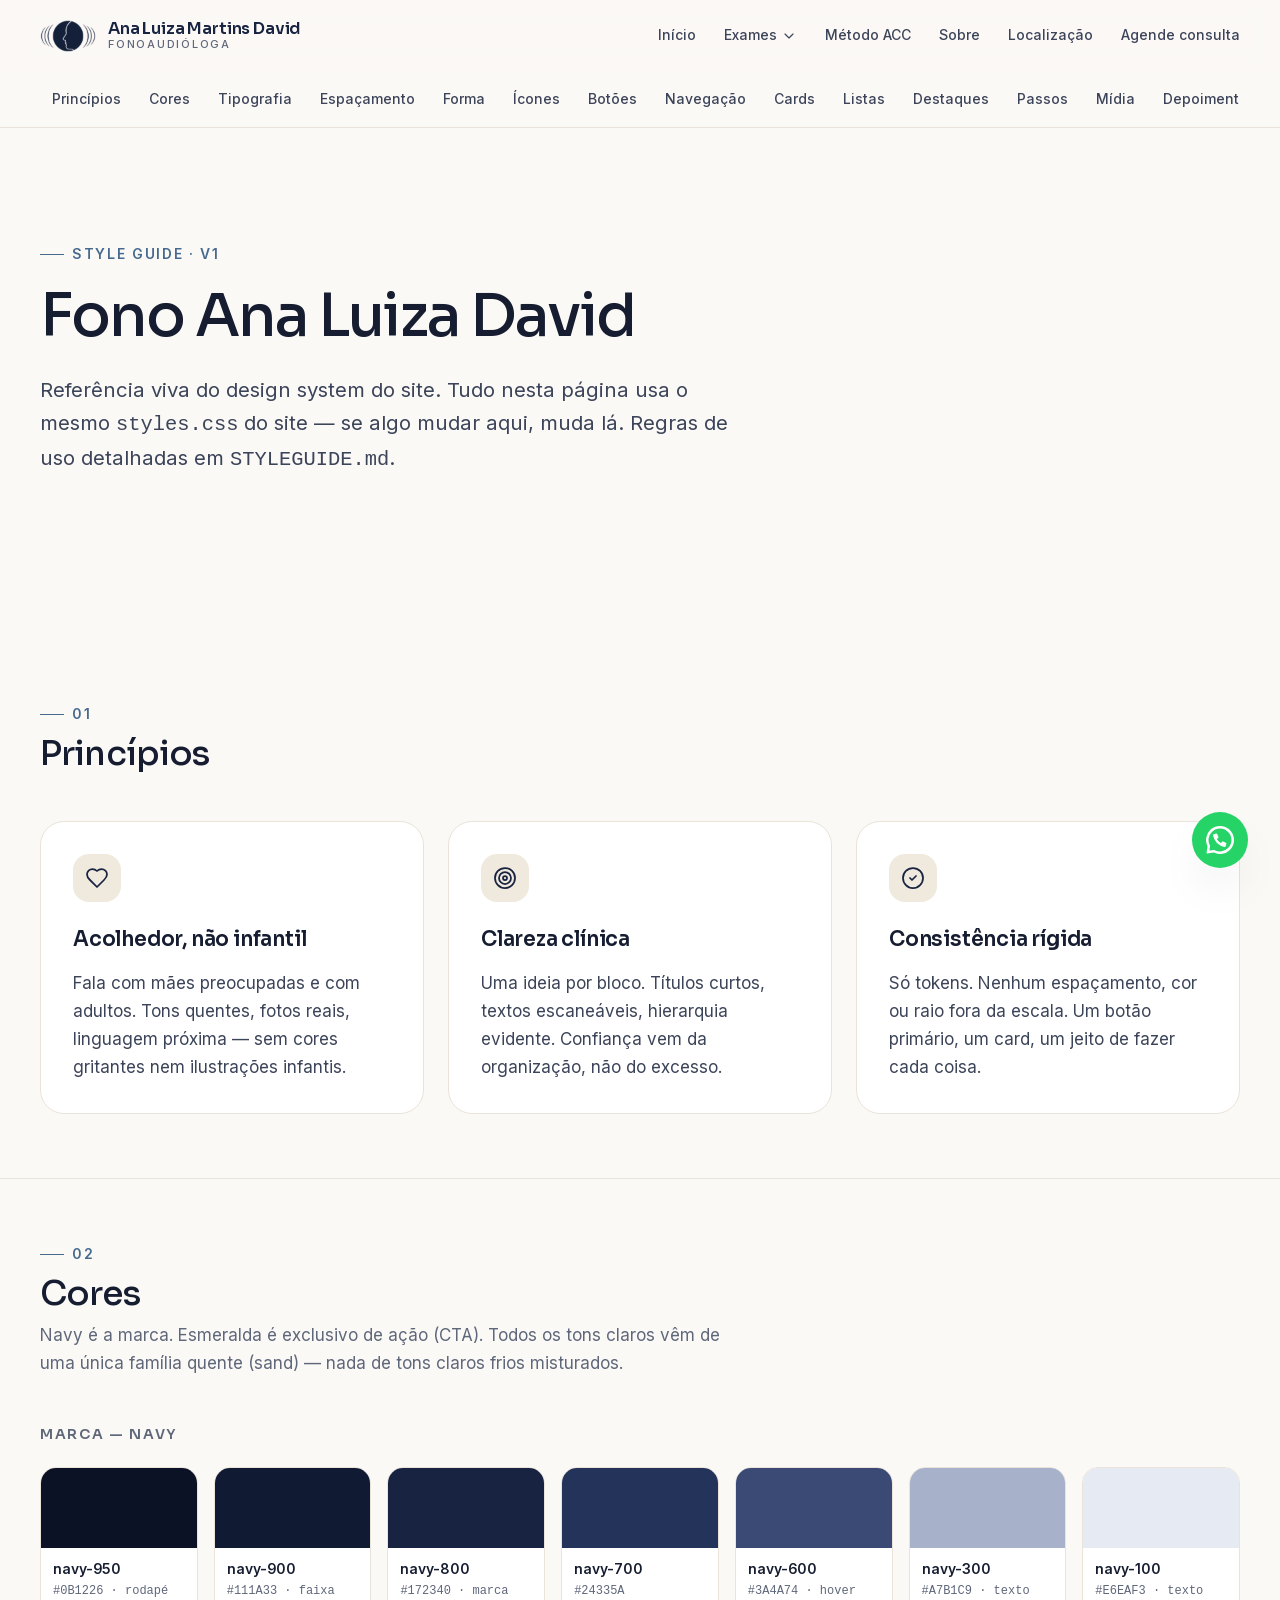
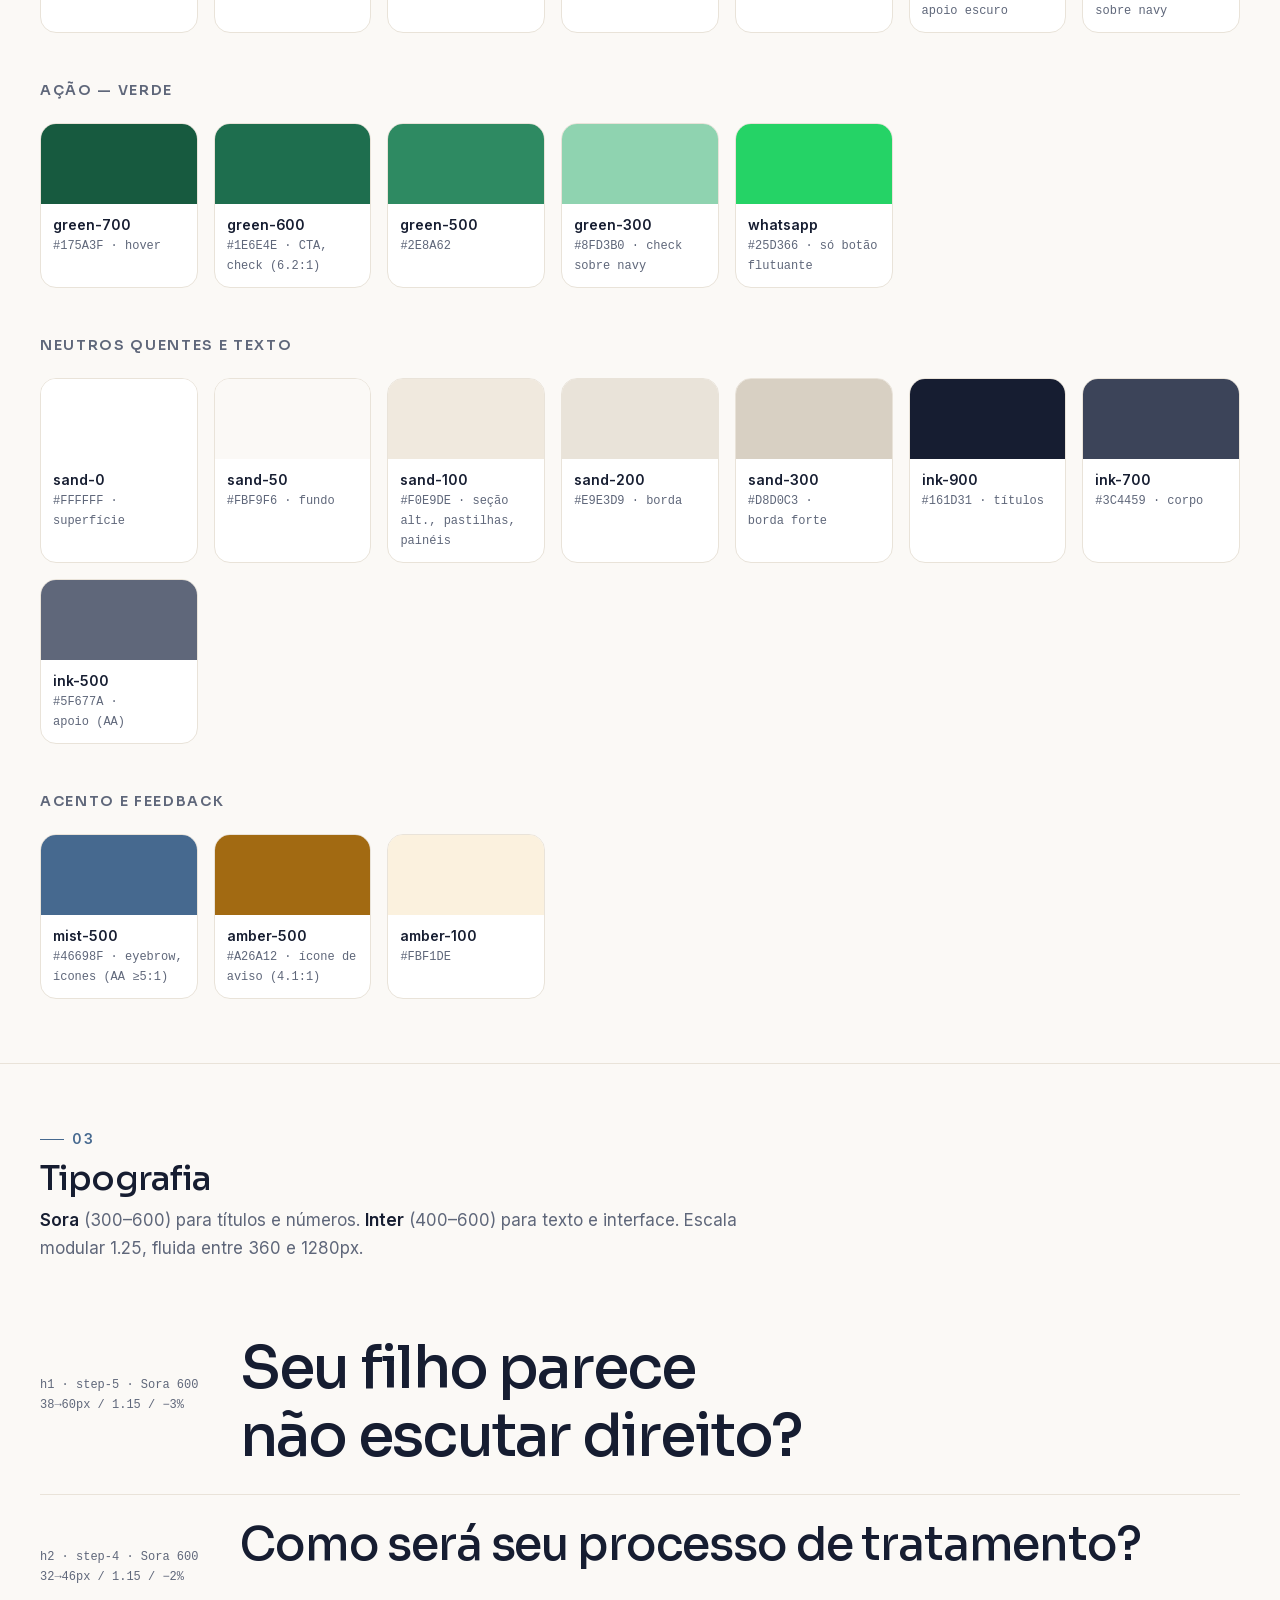
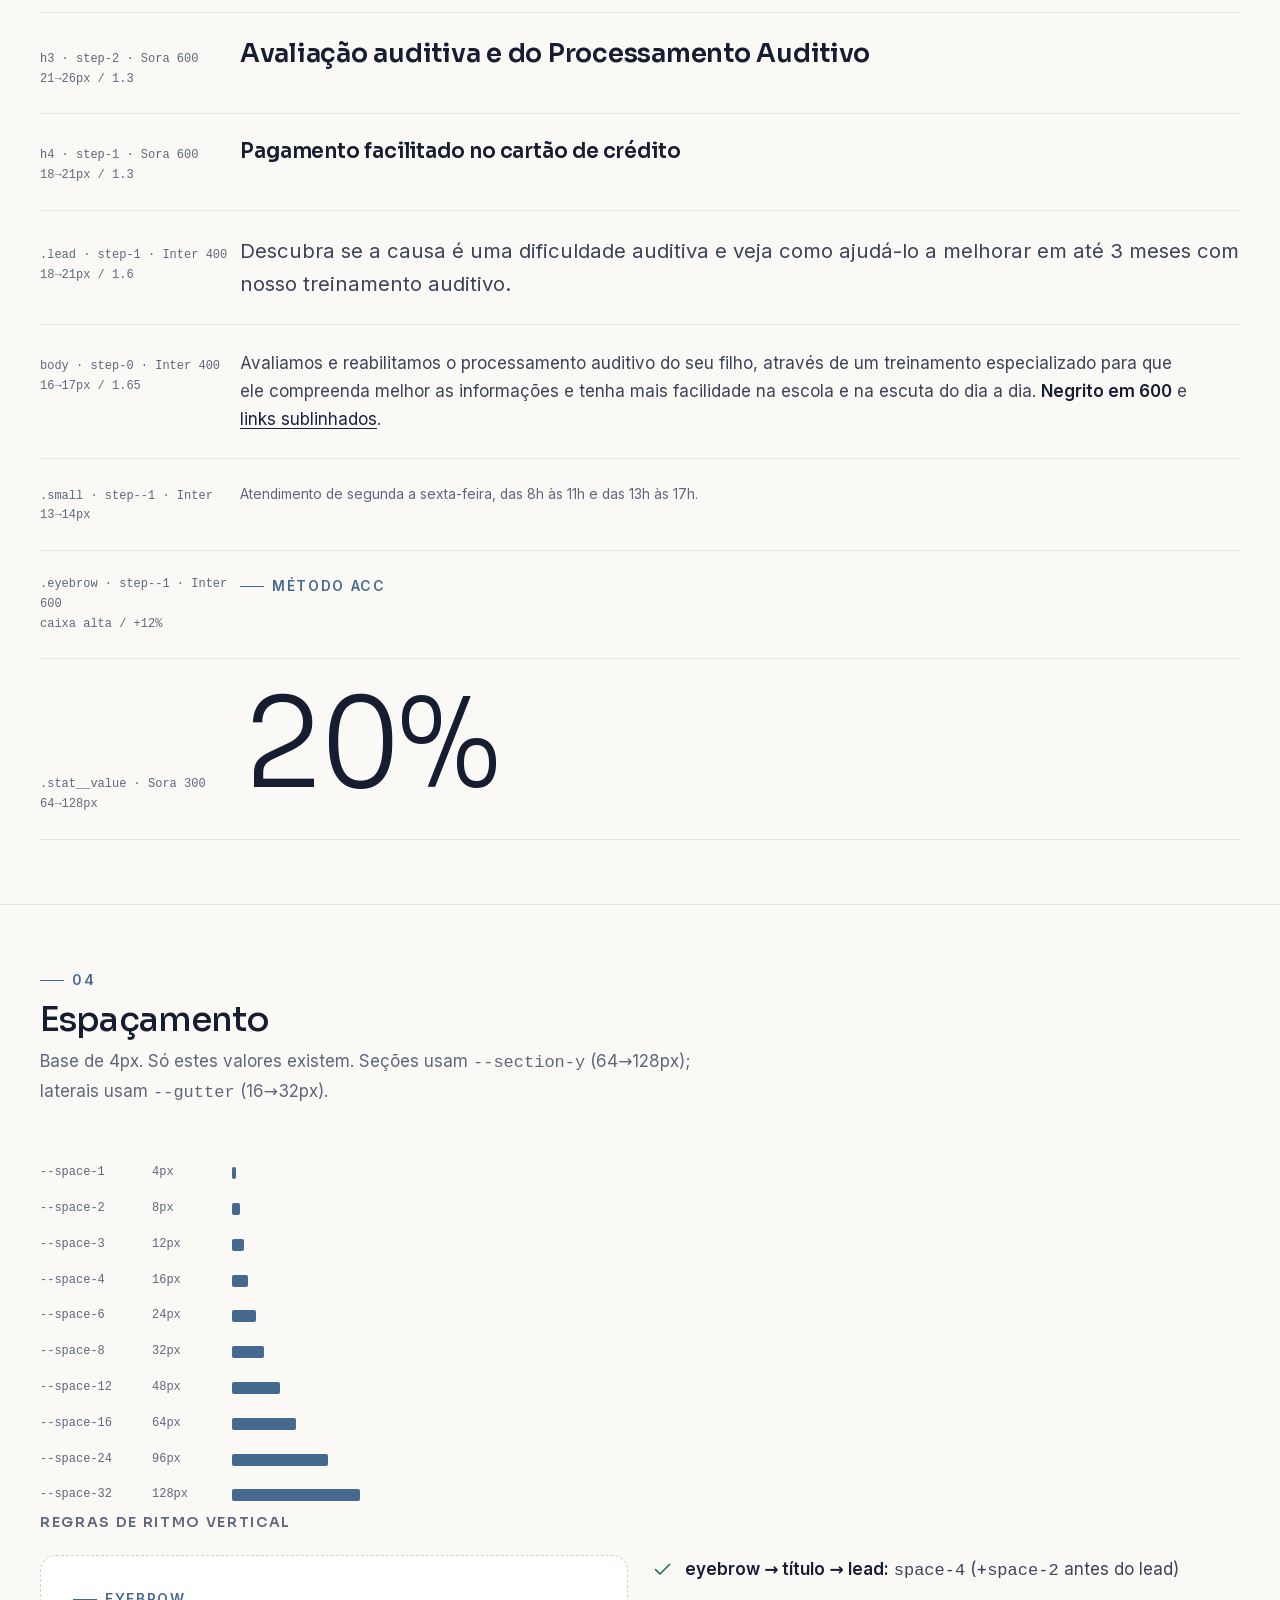
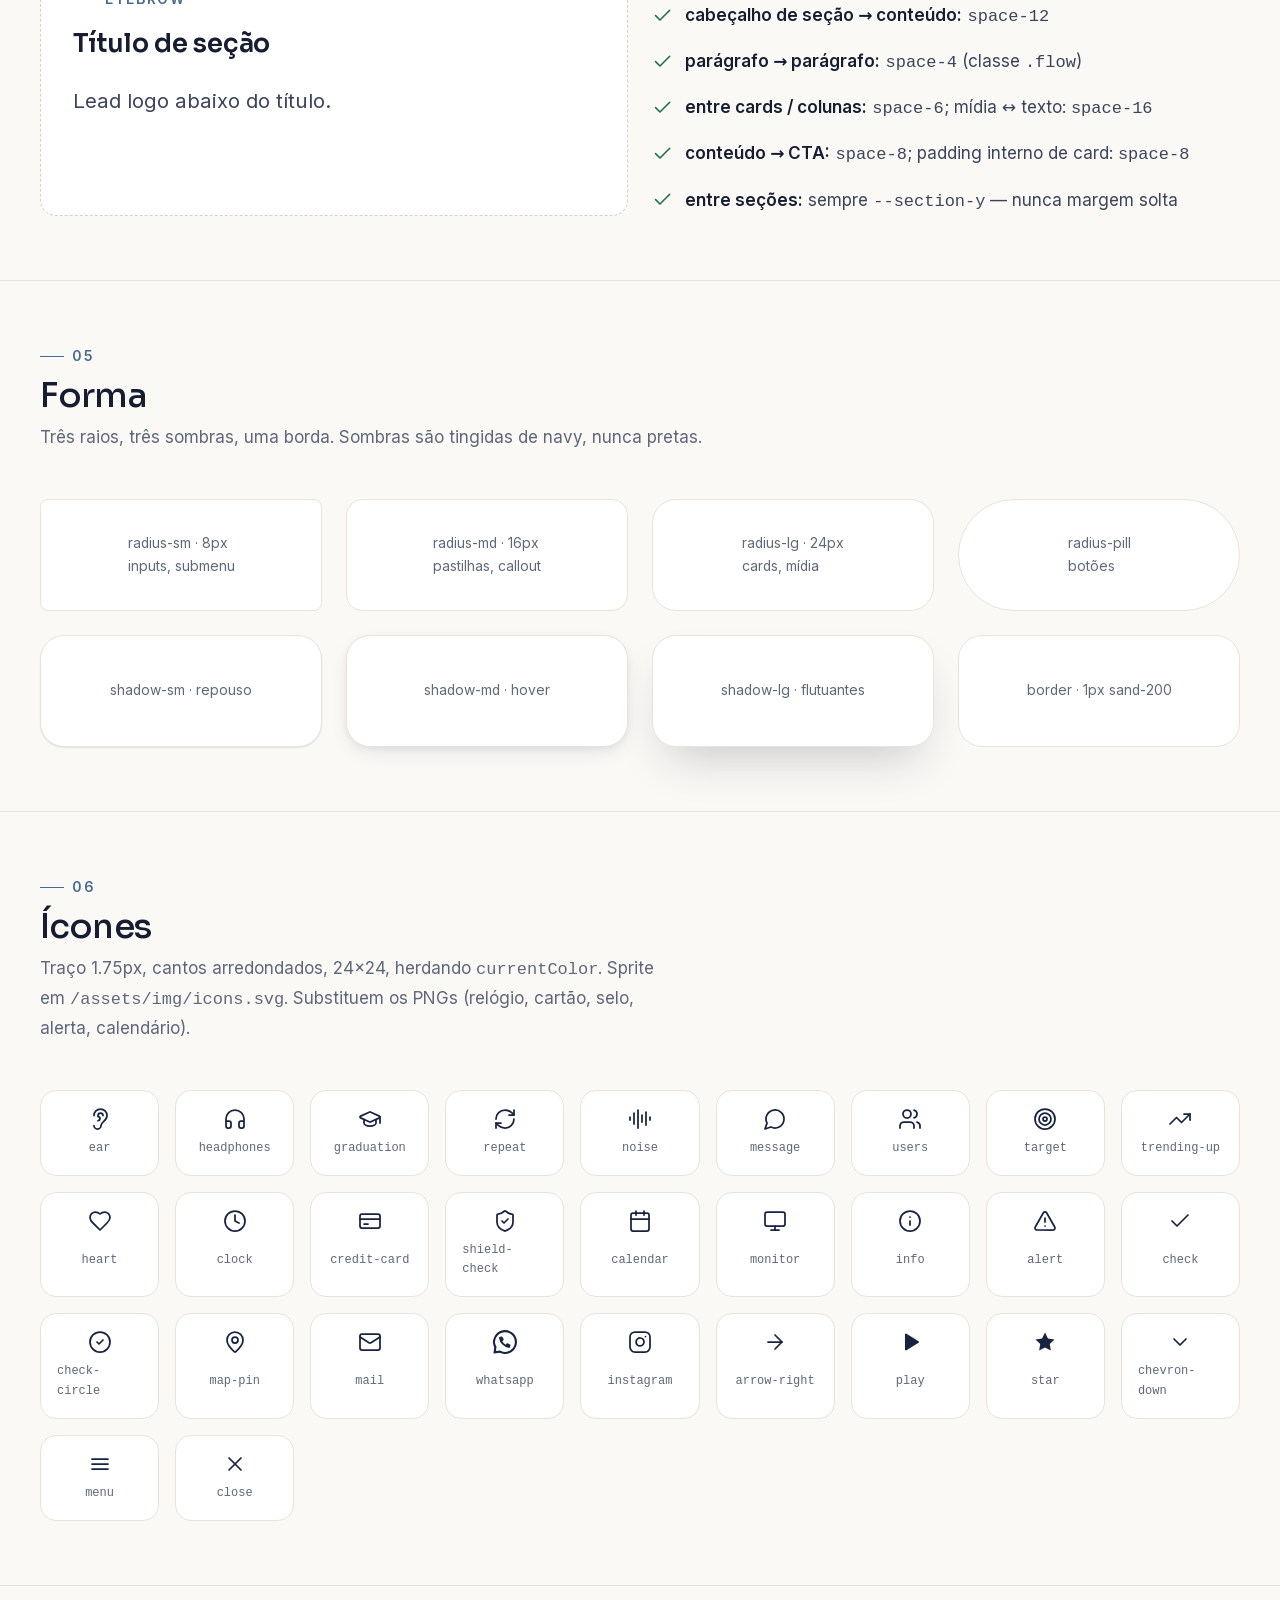
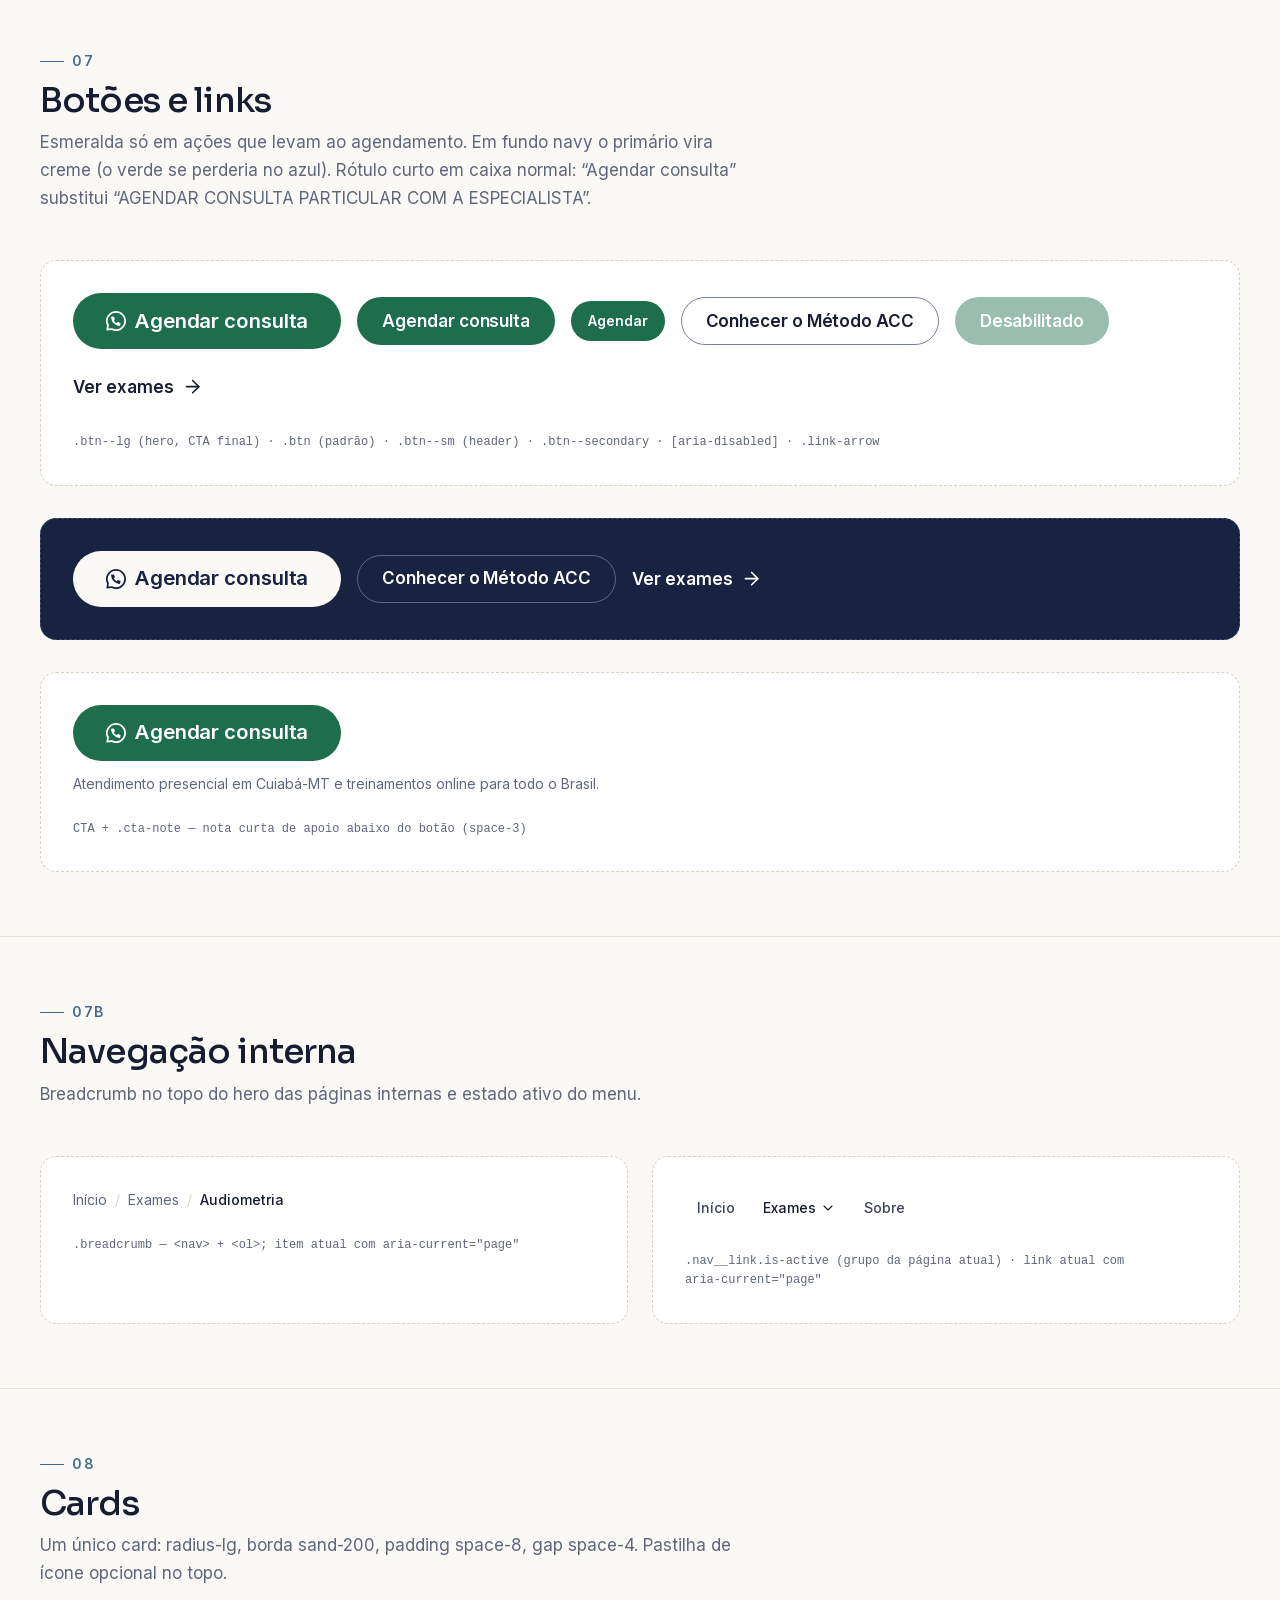
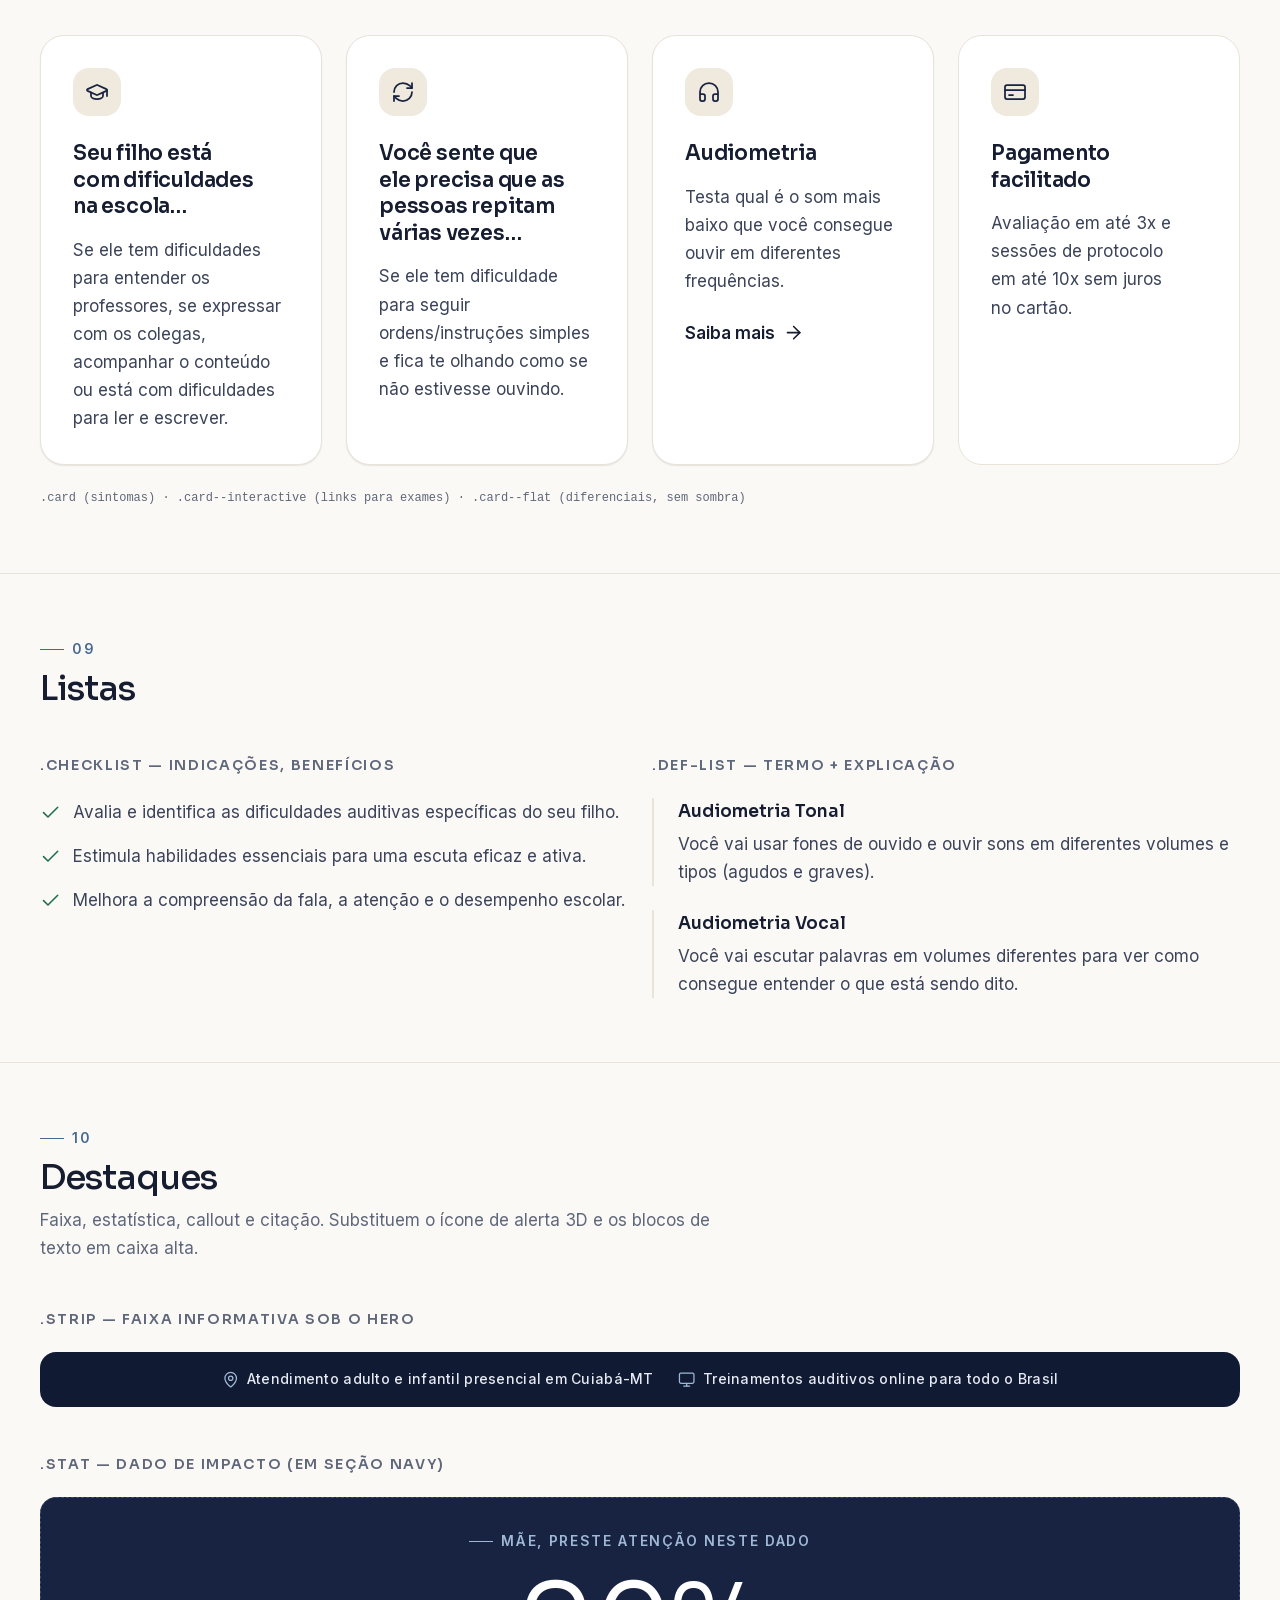
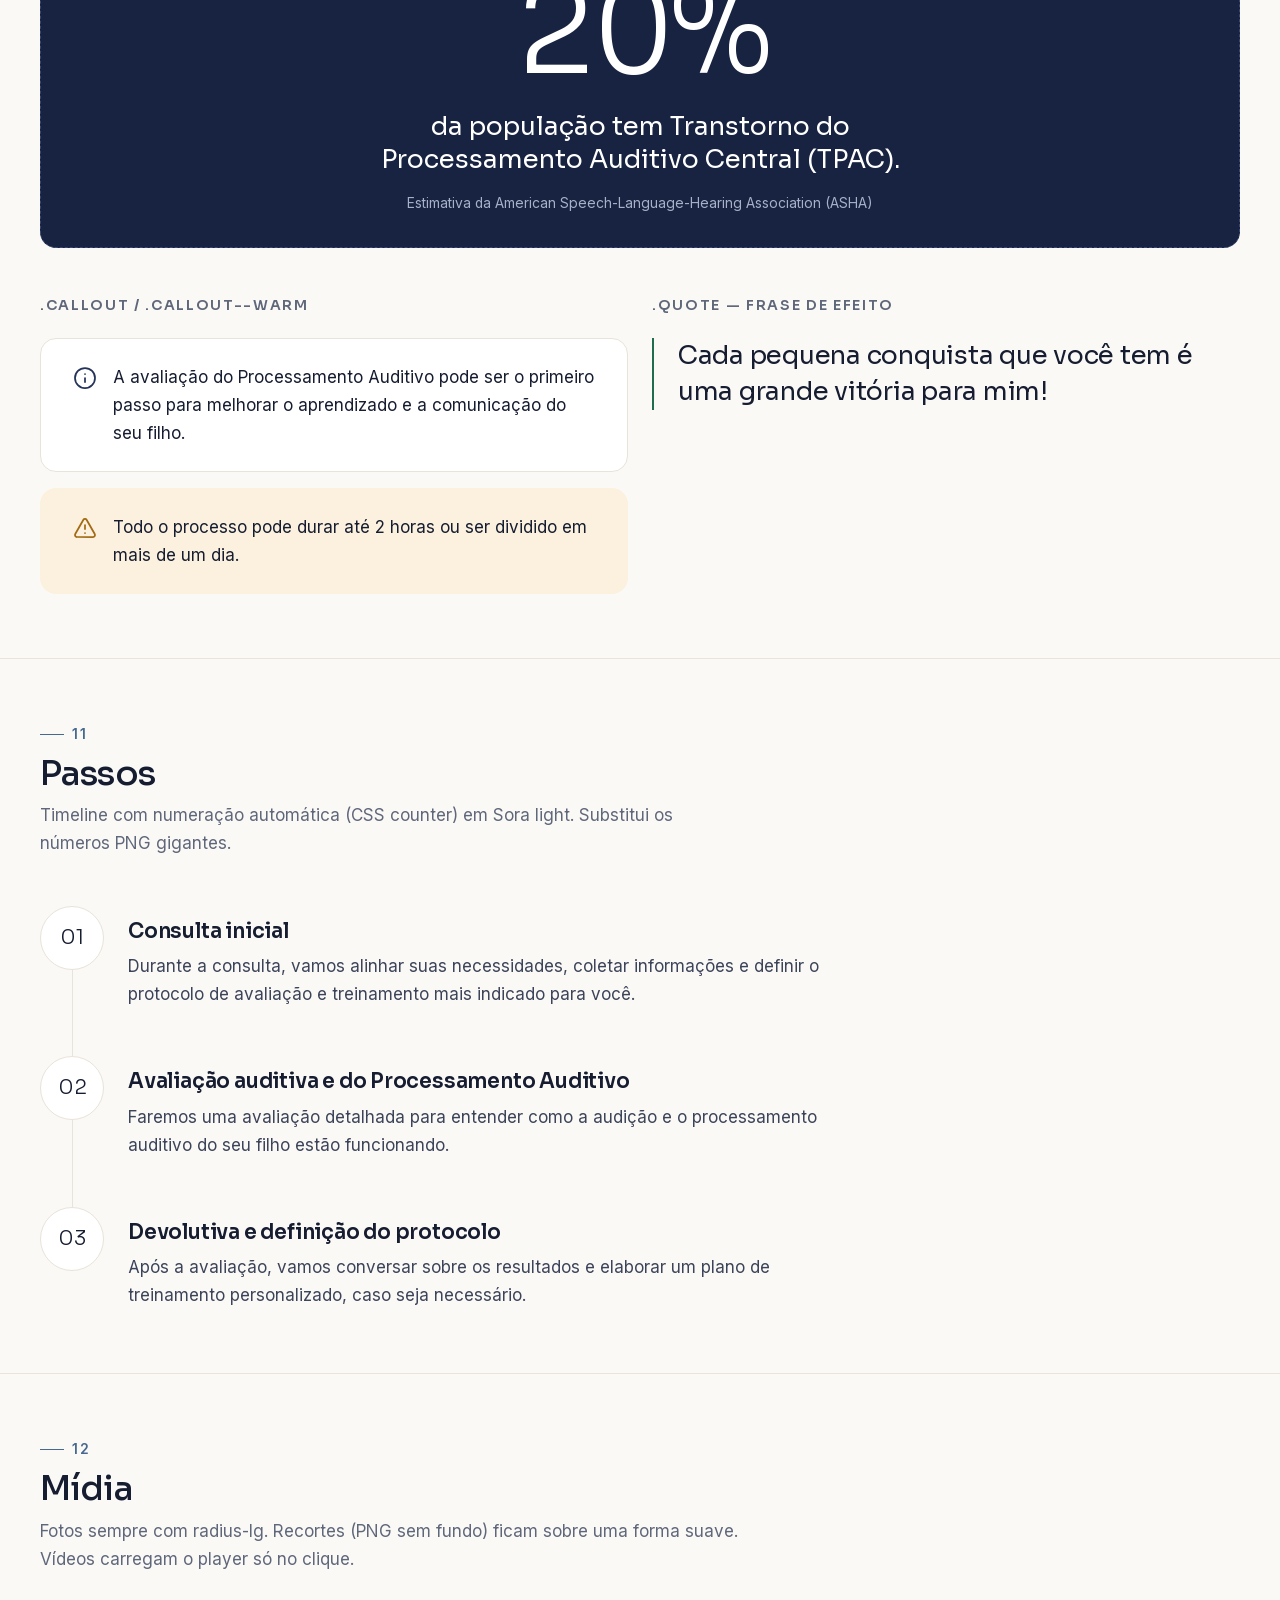
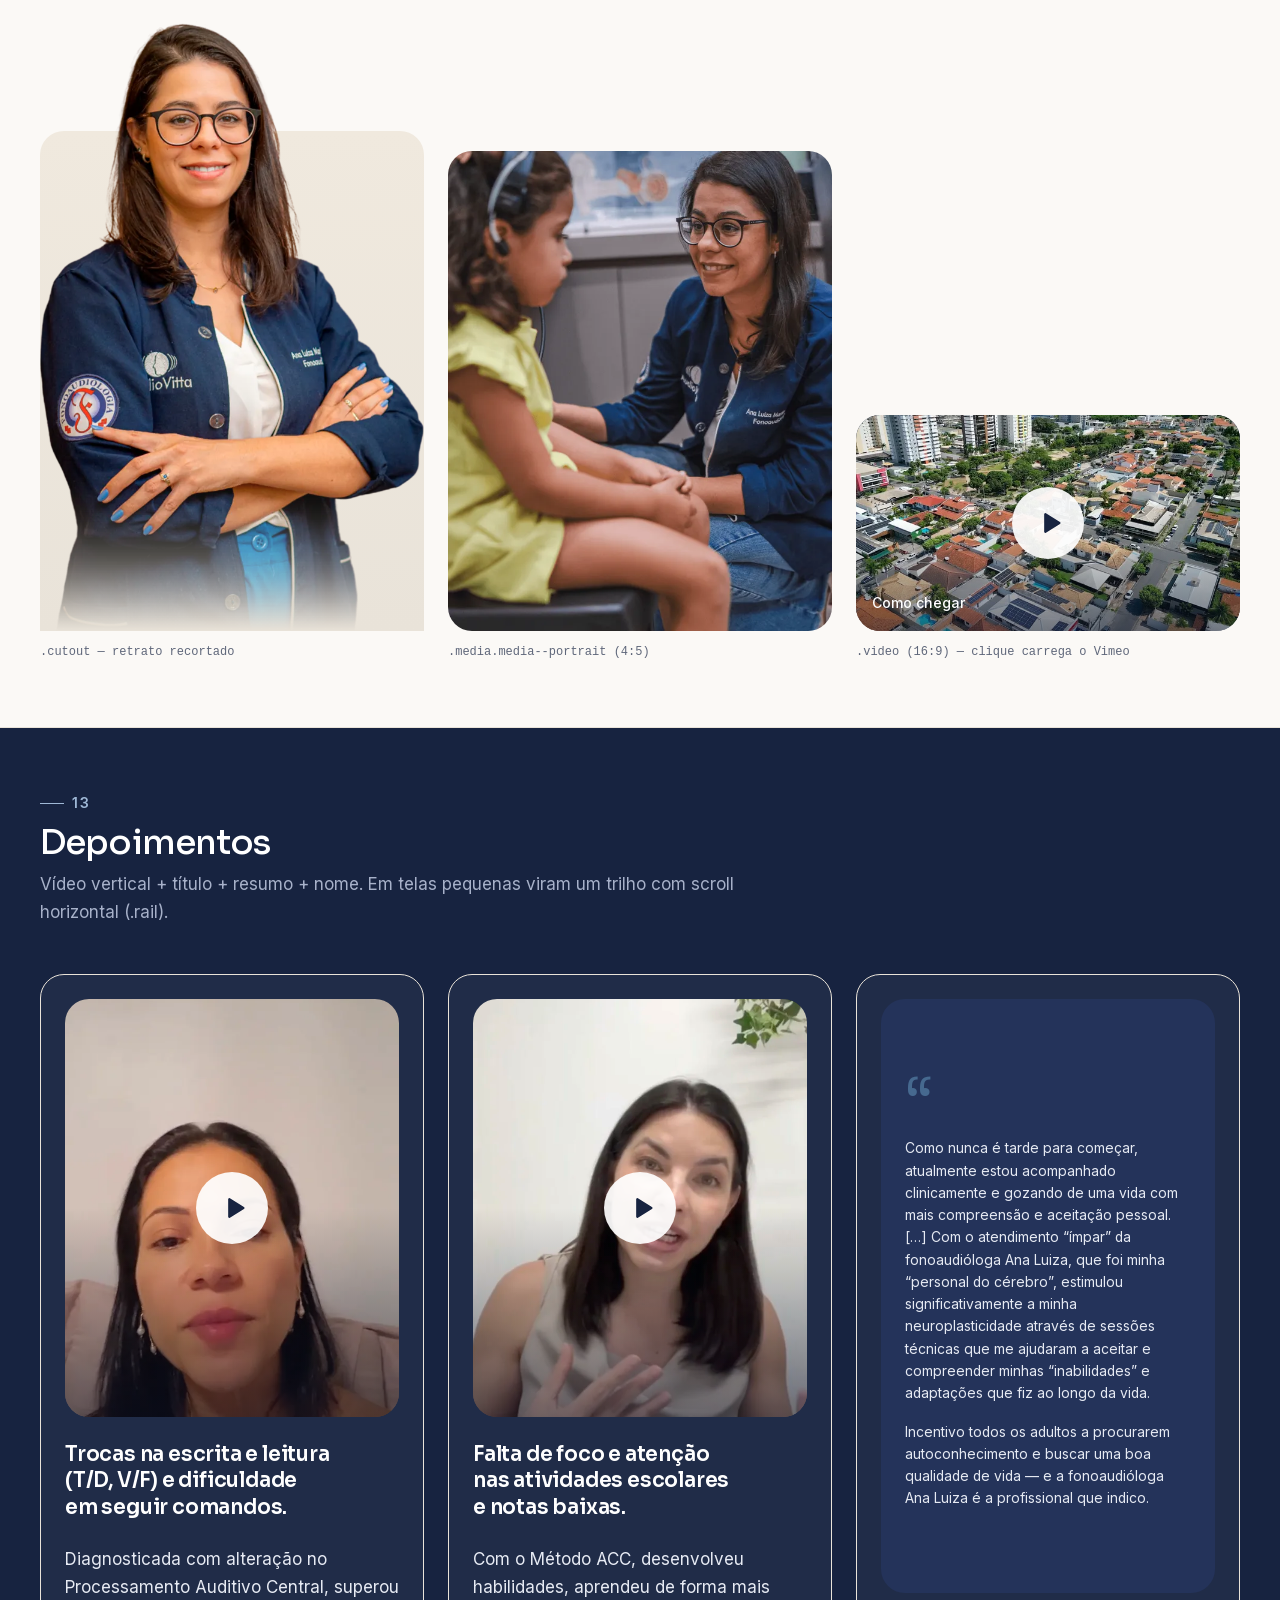
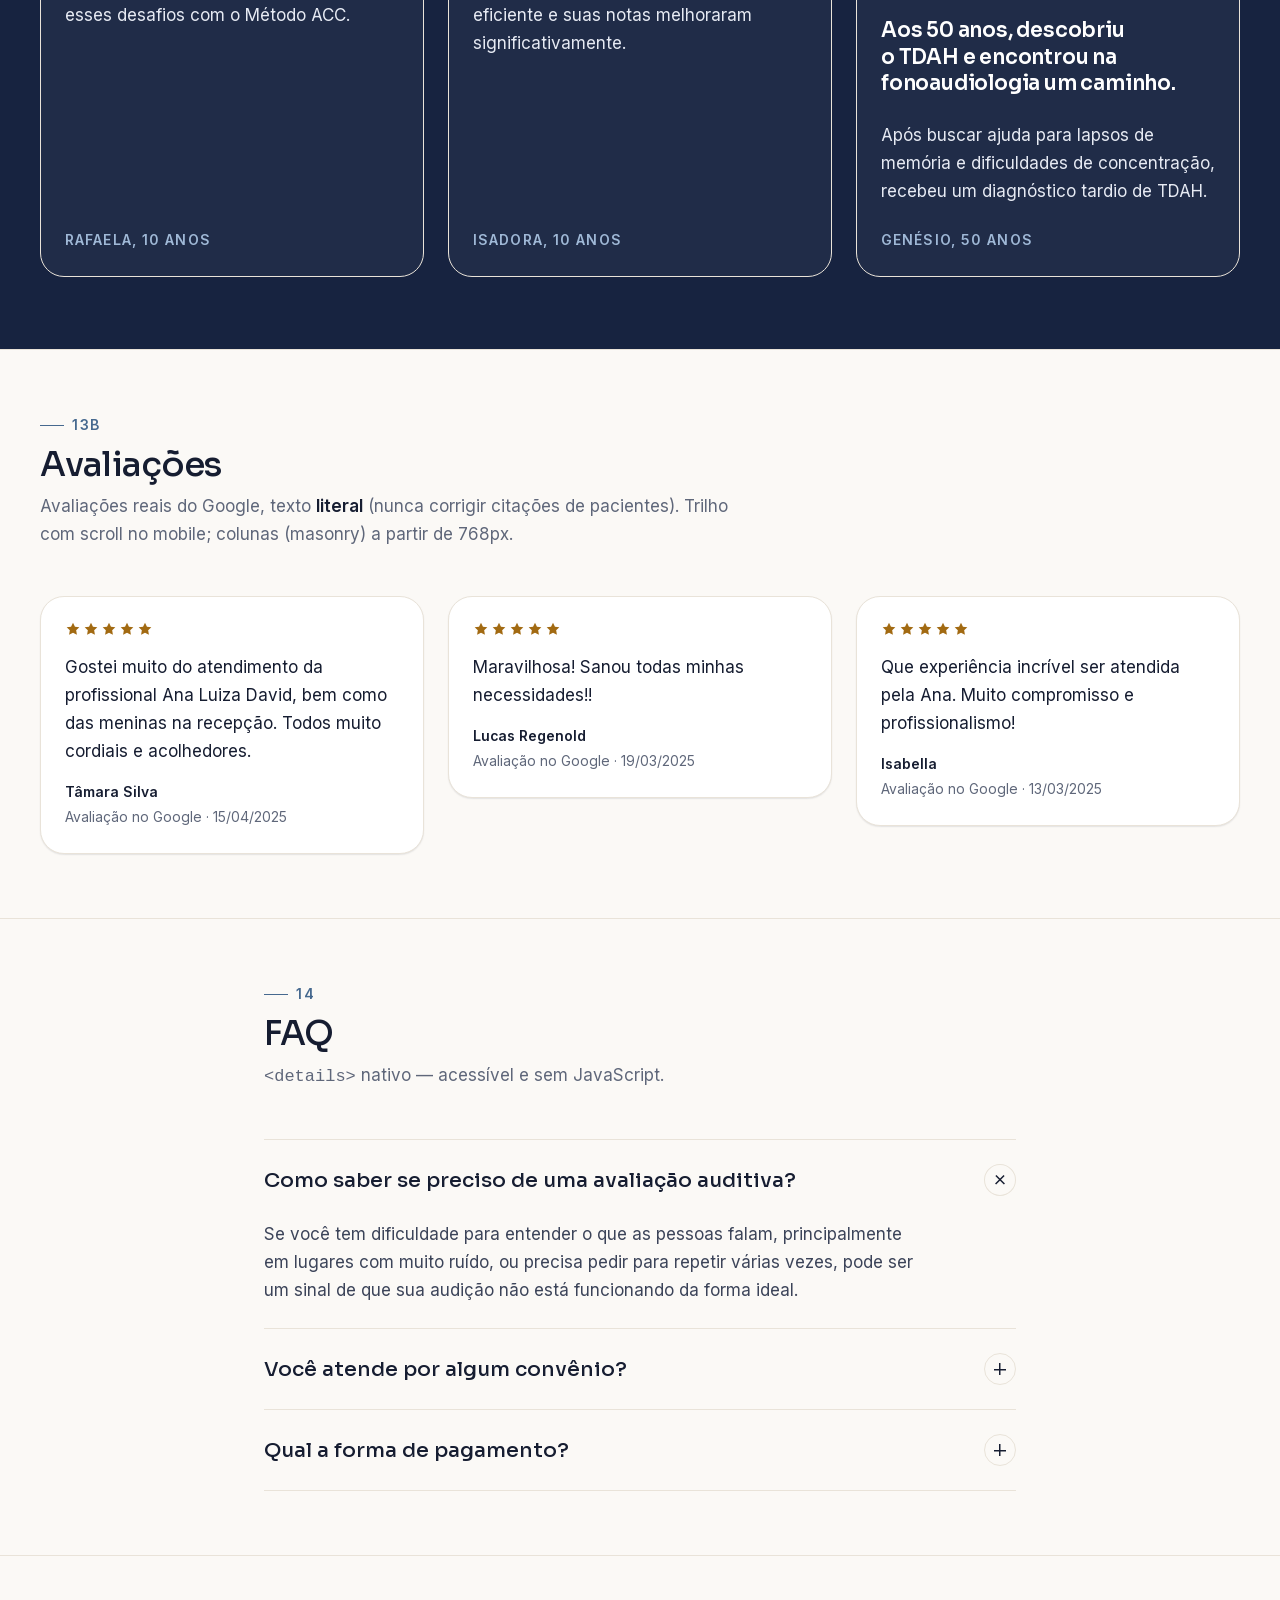
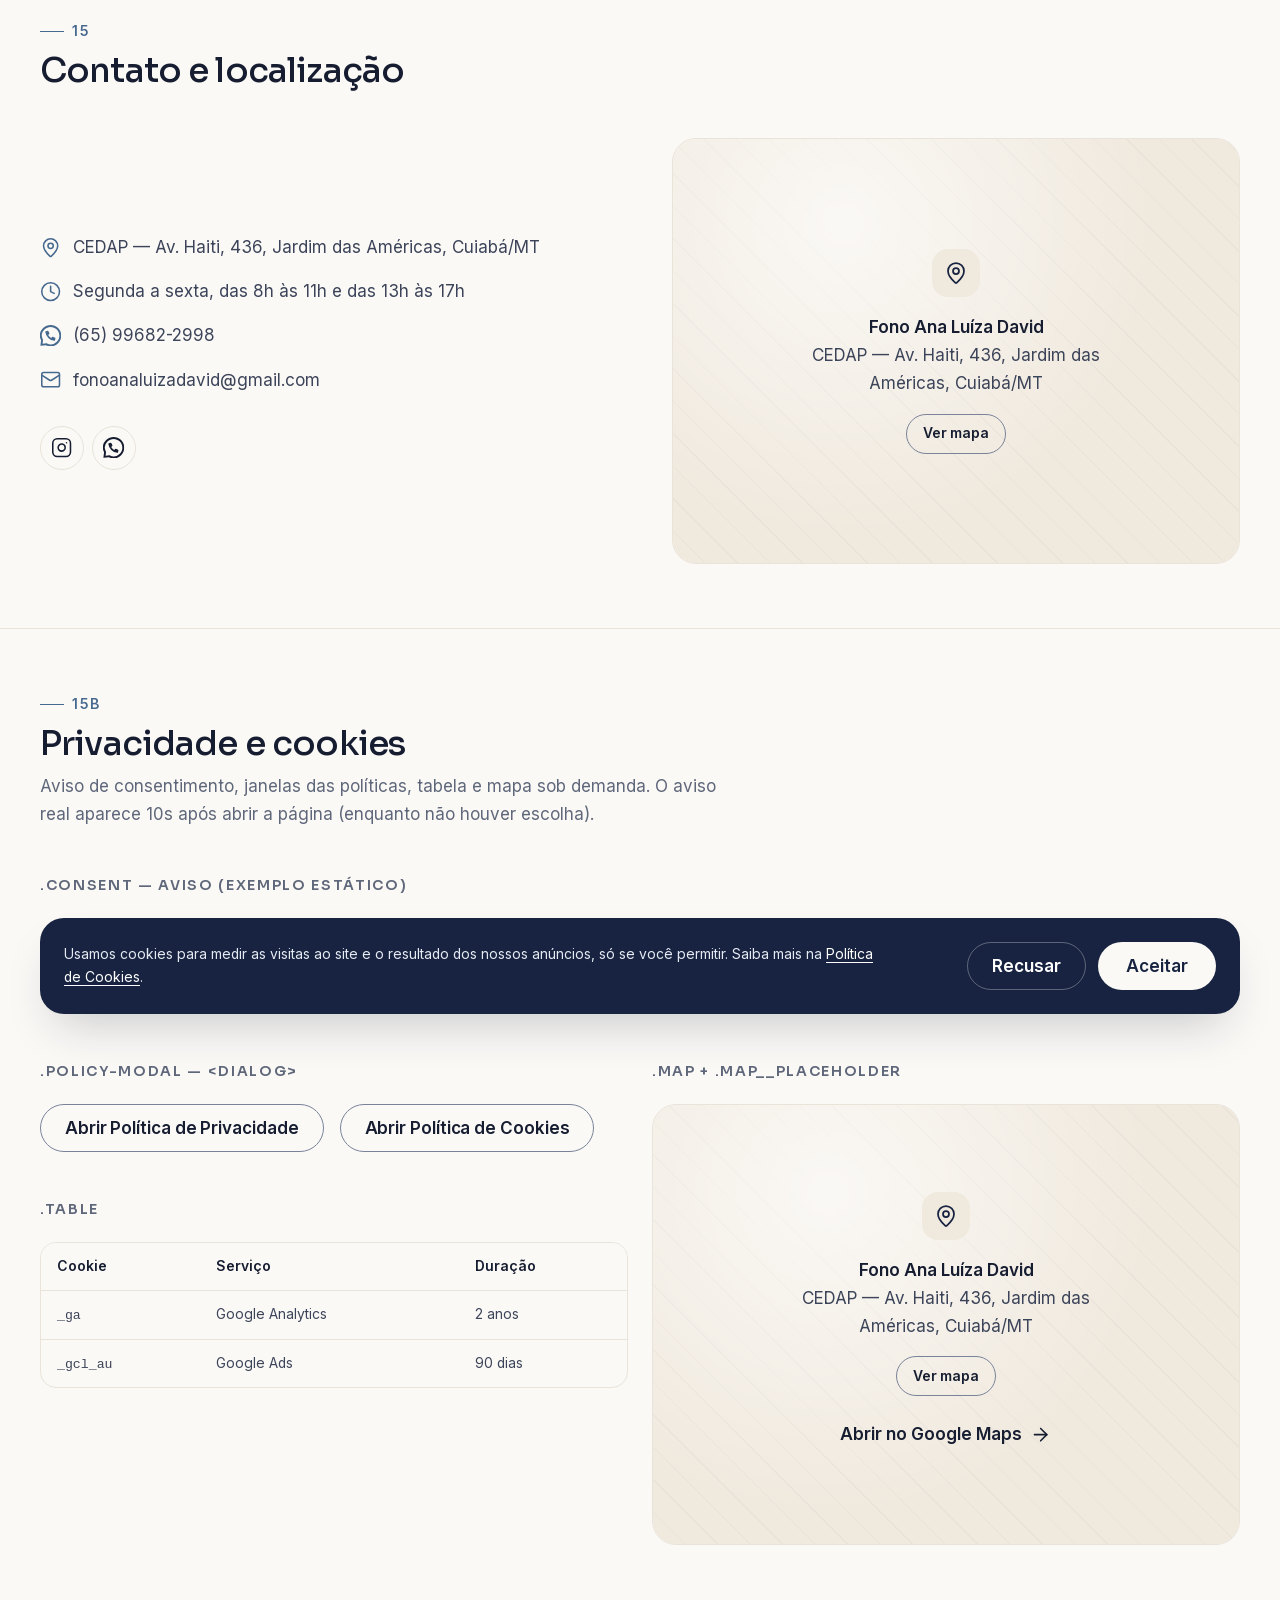
<file: styleguide.html>
<!doctype html>
<html lang="pt-BR">
<head>
  <meta charset="utf-8">
  <meta name="viewport" content="width=device-width, initial-scale=1">
  <meta name="robots" content="noindex, nofollow">
  <title>Style guide — Fono Ana Luiza David</title>
  <script>document.documentElement.classList.add("js");</script>
  <link rel="icon" href="assets/img/favicon-32.png" sizes="32x32">
  <link rel="preload" href="assets/fonts/sora-latin.woff2" as="font" type="font/woff2" crossorigin>
  <link rel="preload" href="assets/fonts/inter-latin.woff2" as="font" type="font/woff2" crossorigin>
  <link rel="stylesheet" href="assets/css/styles.css">
  <style>
    /* Estilos exclusivos do style guide (prefixo sg-) — não usar no site */
    html { scroll-padding-top: calc(var(--header-h) + 3.5rem); }
    .sg-nav { position: sticky; top: var(--header-h); z-index: 10; background: var(--sand-50); border-bottom: var(--border); }
    .sg-nav ul { display: flex; gap: var(--space-1); overflow-x: auto; margin: 0; padding: var(--space-2) 0; list-style: none; scrollbar-width: none; }
    .sg-nav a { display: block; padding: var(--space-2) var(--space-3); border-radius: var(--radius-pill); font-size: var(--step--1); font-weight: 500; color: var(--ink-700); text-decoration: none; white-space: nowrap; }
    .sg-nav a:hover { background: var(--sand-100); color: var(--ink-900); }
    .sg-block { padding-block: var(--space-16); border-bottom: var(--border); }
    .sg-block > .container > header { display: grid; gap: var(--space-2); margin-bottom: var(--space-12); max-width: 44rem; }
    .sg-block > .container > header h2 { font-size: var(--step-3); }
    .sg-label { font-family: ui-monospace, SFMono-Regular, Menlo, monospace; font-size: 0.75rem; color: var(--ink-500); }
    .sg-sub { font-size: var(--step--1); font-weight: 600; letter-spacing: 0.12em; text-transform: uppercase; color: var(--ink-500); margin: var(--space-12) 0 var(--space-6); }
    .sg-sub:first-of-type { margin-top: 0; }
    .sg-swatches { display: grid; grid-template-columns: repeat(auto-fill, minmax(9rem, 1fr)); gap: var(--space-4); }
    .sg-swatch { border-radius: var(--radius-md); overflow: hidden; border: var(--border); background: var(--sand-0); }
    .sg-swatch > div { height: 5rem; }
    .sg-swatch p { padding: var(--space-3); font-size: var(--step--1); line-height: 1.4; }
    .sg-swatch p b { display: block; }
    .sg-type-row { display: grid; gap: var(--space-2); padding-block: var(--space-6); border-bottom: var(--border); }
    @media (min-width: 48rem) { .sg-type-row { grid-template-columns: 12rem 1fr; align-items: baseline; } }
    .sg-space-row { display: grid; grid-template-columns: 6rem 4rem 1fr; gap: var(--space-4); align-items: center; padding-block: var(--space-2); }
    .sg-space-bar { height: 0.75rem; background: var(--mist-500); border-radius: 2px; }
    .sg-demo { padding: var(--space-8); border: 1px dashed var(--sand-300); border-radius: var(--radius-md); background: var(--sand-0); }
    .sg-demo--dark { background: var(--navy-800); border-color: var(--navy-600); }
    .sg-shape { display: grid; place-items: center; height: 7rem; background: var(--sand-0); border: var(--border); font-size: var(--step--1); color: var(--ink-500); }
    .sg-icons { display: grid; grid-template-columns: repeat(auto-fill, minmax(7rem, 1fr)); gap: var(--space-4); }
    .sg-icons div { display: grid; justify-items: center; gap: var(--space-2); padding: var(--space-4); border: var(--border); border-radius: var(--radius-md); background: var(--sand-0); color: var(--navy-800); }
    .sg-icons .icon { width: 1.5rem; height: 1.5rem; }
    .sg-rhythm { position: relative; }
    .sg-rhythm-tag { position: absolute; right: var(--space-4); padding: 2px 8px; border-radius: 4px; background: #ffe7f0; color: #b0004d; font: 600 0.6875rem/1.4 ui-monospace, Menlo, monospace; }
  </style>
</head>
<body>
  <a class="skip-link" href="#conteudo">Pular para o conteúdo</a>

  <!-- HEADER (componente real) -->
  <header class="site-header">
    <div class="container site-header__inner">
      <a class="brand" href="./">
        <img src="assets/img/logo-icone.webp" alt="" width="168" height="96">
        <span class="brand__name">Ana Luiza Martins David <small>Fonoaudióloga</small></span>
      </a>
      <nav class="nav" aria-label="Principal">
        <ul class="nav__list">
          <li><a class="nav__link" href="./">Início</a></li>
          <li class="nav__item--has-menu">
            <button class="nav__link" type="button" aria-expanded="false" aria-controls="submenu-exames">
              Exames <svg class="icon" aria-hidden="true"><use href="assets/img/icons.svg#chevron-down"/></svg>
            </button>
            <ul class="submenu" id="submenu-exames">
              <li><a href="audiometria/">Audiometria <span>Tonal, vocal e infantil</span></a></li>
              <li><a href="imitanciometria/">Imitanciometria <span>Saúde da orelha média</span></a></li>
              <li><a href="processamento-auditivo-central/">Processamento Auditivo Central <span>Avaliação do PAC</span></a></li>
            </ul>
          </li>
          <li><a class="nav__link" href="./#metodo">Método ACC</a></li>
          <li><a class="nav__link" href="./#sobre">Sobre</a></li>
          <li><a class="nav__link" href="./#localizacao">Localização</a></li>
          <li><a class="nav__link" href="./#agendar">Agende consulta</a></li>
        </ul>
      </nav>
      <button class="menu-toggle" type="button" aria-expanded="false" aria-controls="mobile-nav" aria-label="Abrir menu">
        <svg class="icon icon-open" aria-hidden="true"><use href="assets/img/icons.svg#menu"/></svg>
        <svg class="icon icon-close" aria-hidden="true"><use href="assets/img/icons.svg#close"/></svg>
      </button>
    </div>
  </header>
  <nav class="mobile-nav" id="mobile-nav" aria-label="Menu móvel">
    <ul>
      <li><a href="./">Início</a></li>
      <li><span class="mobile-nav__label">Exames</span>
        <ul class="mobile-nav__sub">
          <li><a href="audiometria/">Audiometria</a></li>
          <li><a href="imitanciometria/">Imitanciometria</a></li>
          <li><a href="processamento-auditivo-central/">Processamento Auditivo Central</a></li>
        </ul>
      </li>
      <li><a href="./#metodo">Método ACC</a></li>
      <li><a href="./#sobre">Sobre</a></li>
      <li><a href="./#localizacao">Localização</a></li>
      <li><a href="./#agendar">Agende consulta</a></li>
    </ul>
  </nav>

  <nav class="sg-nav" aria-label="Seções do style guide">
    <div class="container">
      <ul>
        <li><a href="#principios">Princípios</a></li>
        <li><a href="#cores">Cores</a></li>
        <li><a href="#tipografia">Tipografia</a></li>
        <li><a href="#espacamento">Espaçamento</a></li>
        <li><a href="#forma">Forma</a></li>
        <li><a href="#icones">Ícones</a></li>
        <li><a href="#botoes">Botões</a></li>
        <li><a href="#navegacao">Navegação</a></li>
        <li><a href="#cards">Cards</a></li>
        <li><a href="#listas">Listas</a></li>
        <li><a href="#destaques">Destaques</a></li>
        <li><a href="#passos">Passos</a></li>
        <li><a href="#midia">Mídia</a></li>
        <li><a href="#depoimentos">Depoimentos</a></li>
        <li><a href="#avaliacoes">Avaliações</a></li>
        <li><a href="#faq">FAQ</a></li>
        <li><a href="#contato">Contato</a></li>
        <li><a href="#privacidade">Privacidade</a></li>
        <li><a href="#secoes">Seções</a></li>
      </ul>
    </div>
  </nav>

  <main id="conteudo">

    <!-- INTRO -->
    <section class="section">
      <div class="container">
        <div class="section-head">
          <span class="eyebrow">Style guide · v1</span>
          <h1>Fono Ana Luiza David</h1>
          <p class="lead">Referência viva do design system do site. Tudo nesta página usa o mesmo <code>styles.css</code> do site — se algo mudar aqui, muda lá. Regras de uso detalhadas em <code>STYLEGUIDE.md</code>.</p>
        </div>
      </div>
    </section>

    <!-- PRINCÍPIOS -->
    <section class="sg-block" id="principios">
      <div class="container">
        <header><span class="eyebrow">01</span><h2>Princípios</h2></header>
        <div class="grid grid--3">
          <div class="card card--flat">
            <span class="icon-badge"><svg class="icon" aria-hidden="true"><use href="assets/img/icons.svg#heart"/></svg></span>
            <h3 class="card__title">Acolhedor, não infantil</h3>
            <p class="card__text">Fala com mães preocupadas e com adultos. Tons quentes, fotos reais, linguagem próxima — sem cores gritantes nem ilustrações infantis.</p>
          </div>
          <div class="card card--flat">
            <span class="icon-badge"><svg class="icon" aria-hidden="true"><use href="assets/img/icons.svg#target"/></svg></span>
            <h3 class="card__title">Clareza clínica</h3>
            <p class="card__text">Uma ideia por bloco. Títulos curtos, textos escaneáveis, hierarquia evidente. Confiança vem da organização, não do excesso.</p>
          </div>
          <div class="card card--flat">
            <span class="icon-badge"><svg class="icon" aria-hidden="true"><use href="assets/img/icons.svg#check-circle"/></svg></span>
            <h3 class="card__title">Consistência rígida</h3>
            <p class="card__text">Só tokens. Nenhum espaçamento, cor ou raio fora da escala. Um botão primário, um card, um jeito de fazer cada coisa.</p>
          </div>
        </div>
      </div>
    </section>

    <!-- CORES -->
    <section class="sg-block" id="cores">
      <div class="container">
        <header><span class="eyebrow">02</span><h2>Cores</h2><p class="muted">Navy é a marca. Esmeralda é exclusivo de ação (CTA). Todos os tons claros vêm de uma única família quente (sand) — nada de tons claros frios misturados.</p></header>

        <h3 class="sg-sub">Marca — Navy</h3>
        <div class="sg-swatches">
          <div class="sg-swatch"><div style="background:var(--navy-950)"></div><p><b>navy-950</b><span class="sg-label">#0B1226 · rodapé</span></p></div>
          <div class="sg-swatch"><div style="background:var(--navy-900)"></div><p><b>navy-900</b><span class="sg-label">#111A33 · faixa</span></p></div>
          <div class="sg-swatch"><div style="background:var(--navy-800)"></div><p><b>navy-800</b><span class="sg-label">#172340 · marca</span></p></div>
          <div class="sg-swatch"><div style="background:var(--navy-700)"></div><p><b>navy-700</b><span class="sg-label">#24335A</span></p></div>
          <div class="sg-swatch"><div style="background:var(--navy-600)"></div><p><b>navy-600</b><span class="sg-label">#3A4A74 · hover</span></p></div>
          <div class="sg-swatch"><div style="background:var(--navy-300)"></div><p><b>navy-300</b><span class="sg-label">#A7B1C9 · texto apoio escuro</span></p></div>
          <div class="sg-swatch"><div style="background:var(--navy-100)"></div><p><b>navy-100</b><span class="sg-label">#E6EAF3 · texto sobre navy</span></p></div>
        </div>

        <h3 class="sg-sub">Ação — Verde</h3>
        <div class="sg-swatches">
          <div class="sg-swatch"><div style="background:var(--green-700)"></div><p><b>green-700</b><span class="sg-label">#175A3F · hover</span></p></div>
          <div class="sg-swatch"><div style="background:var(--green-600)"></div><p><b>green-600</b><span class="sg-label">#1E6E4E · CTA, check (6.2:1)</span></p></div>
          <div class="sg-swatch"><div style="background:var(--green-500)"></div><p><b>green-500</b><span class="sg-label">#2E8A62</span></p></div>
          <div class="sg-swatch"><div style="background:var(--green-300)"></div><p><b>green-300</b><span class="sg-label">#8FD3B0 · check sobre navy</span></p></div>
          <div class="sg-swatch"><div style="background:#25d366"></div><p><b>whatsapp</b><span class="sg-label">#25D366 · só botão flutuante</span></p></div>
        </div>

        <h3 class="sg-sub">Neutros quentes e texto</h3>
        <div class="sg-swatches">
          <div class="sg-swatch"><div style="background:var(--sand-0)"></div><p><b>sand-0</b><span class="sg-label">#FFFFFF · superfície</span></p></div>
          <div class="sg-swatch"><div style="background:var(--sand-50)"></div><p><b>sand-50</b><span class="sg-label">#FBF9F6 · fundo</span></p></div>
          <div class="sg-swatch"><div style="background:var(--sand-100)"></div><p><b>sand-100</b><span class="sg-label">#F0E9DE · seção alt., pastilhas, painéis</span></p></div>
          <div class="sg-swatch"><div style="background:var(--sand-200)"></div><p><b>sand-200</b><span class="sg-label">#E9E3D9 · borda</span></p></div>
          <div class="sg-swatch"><div style="background:var(--sand-300)"></div><p><b>sand-300</b><span class="sg-label">#D8D0C3 · borda forte</span></p></div>
          <div class="sg-swatch"><div style="background:var(--ink-900)"></div><p><b>ink-900</b><span class="sg-label">#161D31 · títulos</span></p></div>
          <div class="sg-swatch"><div style="background:var(--ink-700)"></div><p><b>ink-700</b><span class="sg-label">#3C4459 · corpo</span></p></div>
          <div class="sg-swatch"><div style="background:var(--ink-500)"></div><p><b>ink-500</b><span class="sg-label">#5F677A · apoio (AA)</span></p></div>
        </div>

        <h3 class="sg-sub">Acento e feedback</h3>
        <div class="sg-swatches">
          <div class="sg-swatch"><div style="background:var(--mist-500)"></div><p><b>mist-500</b><span class="sg-label">#46698F · eyebrow, ícones (AA ≥5:1)</span></p></div>
          <div class="sg-swatch"><div style="background:var(--amber-500)"></div><p><b>amber-500</b><span class="sg-label">#A26A12 · ícone de aviso (4.1:1)</span></p></div>
          <div class="sg-swatch"><div style="background:var(--amber-100)"></div><p><b>amber-100</b><span class="sg-label">#FBF1DE</span></p></div>
        </div>
      </div>
    </section>

    <!-- TIPOGRAFIA -->
    <section class="sg-block" id="tipografia">
      <div class="container">
        <header><span class="eyebrow">03</span><h2>Tipografia</h2><p class="muted"><b>Sora</b> (300–600) para títulos e números. <b>Inter</b> (400–600) para texto e interface. Escala modular 1.25, fluida entre 360 e 1280px.</p></header>

        <div class="sg-type-row"><span class="sg-label">h1 · step-5 · Sora 600<br>38→60px / 1.15 / −3%</span><h1 class="mt-0">Seu filho parece não escutar direito?</h1></div>
        <div class="sg-type-row"><span class="sg-label">h2 · step-4 · Sora 600<br>32→46px / 1.15 / −2%</span><h2 class="mt-0">Como será seu processo de tratamento?</h2></div>
        <div class="sg-type-row"><span class="sg-label">h3 · step-2 · Sora 600<br>21→26px / 1.3</span><h3>Avaliação auditiva e do Processamento Auditivo</h3></div>
        <div class="sg-type-row"><span class="sg-label">h4 · step-1 · Sora 600<br>18→21px / 1.3</span><h4>Pagamento facilitado no cartão de crédito</h4></div>
        <div class="sg-type-row"><span class="sg-label">.lead · step-1 · Inter 400<br>18→21px / 1.6</span><p class="lead">Descubra se a causa é uma dificuldade auditiva e veja como ajudá-lo a melhorar em até 3 meses com nosso treinamento auditivo.</p></div>
        <div class="sg-type-row"><span class="sg-label">body · step-0 · Inter 400<br>16→17px / 1.65</span><p>Avaliamos e reabilitamos o processamento auditivo do seu filho, através de um treinamento especializado para que ele compreenda melhor as informações e tenha mais facilidade na escola e na escuta do dia a dia. <strong>Negrito em 600</strong> e <a href="#">links sublinhados</a>.</p></div>
        <div class="sg-type-row"><span class="sg-label">.small · step--1 · Inter<br>13→14px</span><p class="small muted">Atendimento de segunda a sexta-feira, das 8h às 11h e das 13h às 17h.</p></div>
        <div class="sg-type-row"><span class="sg-label">.eyebrow · step--1 · Inter 600<br>caixa alta / +12%</span><span class="eyebrow">Método ACC</span></div>
        <div class="sg-type-row"><span class="sg-label">.stat__value · Sora 300<br>64→128px</span><span class="stat__value">20%</span></div>
      </div>
    </section>

    <!-- ESPAÇAMENTO -->
    <section class="sg-block" id="espacamento">
      <div class="container">
        <header><span class="eyebrow">04</span><h2>Espaçamento</h2><p class="muted">Base de 4px. Só estes valores existem. Seções usam <code>--section-y</code> (64→128px); laterais usam <code>--gutter</code> (16→32px).</p></header>
        <div class="sg-space-row"><span class="sg-label">--space-1</span><span class="sg-label">4px</span><div class="sg-space-bar" style="width:var(--space-1)"></div></div>
        <div class="sg-space-row"><span class="sg-label">--space-2</span><span class="sg-label">8px</span><div class="sg-space-bar" style="width:var(--space-2)"></div></div>
        <div class="sg-space-row"><span class="sg-label">--space-3</span><span class="sg-label">12px</span><div class="sg-space-bar" style="width:var(--space-3)"></div></div>
        <div class="sg-space-row"><span class="sg-label">--space-4</span><span class="sg-label">16px</span><div class="sg-space-bar" style="width:var(--space-4)"></div></div>
        <div class="sg-space-row"><span class="sg-label">--space-6</span><span class="sg-label">24px</span><div class="sg-space-bar" style="width:var(--space-6)"></div></div>
        <div class="sg-space-row"><span class="sg-label">--space-8</span><span class="sg-label">32px</span><div class="sg-space-bar" style="width:var(--space-8)"></div></div>
        <div class="sg-space-row"><span class="sg-label">--space-12</span><span class="sg-label">48px</span><div class="sg-space-bar" style="width:var(--space-12)"></div></div>
        <div class="sg-space-row"><span class="sg-label">--space-16</span><span class="sg-label">64px</span><div class="sg-space-bar" style="width:var(--space-16)"></div></div>
        <div class="sg-space-row"><span class="sg-label">--space-24</span><span class="sg-label">96px</span><div class="sg-space-bar" style="width:var(--space-24)"></div></div>
        <div class="sg-space-row"><span class="sg-label">--space-32</span><span class="sg-label">128px</span><div class="sg-space-bar" style="width:var(--space-32)"></div></div>

        <h3 class="sg-sub">Regras de ritmo vertical</h3>
        <div class="grid grid--2">
          <div class="sg-demo sg-rhythm">
            <div class="section-head mt-0" style="margin-bottom:0">
              <span class="eyebrow">Eyebrow</span>
              <h2 class="h3">Título de seção</h2>
              <p class="lead">Lead logo abaixo do título.</p>
            </div>
          </div>
          <ul class="checklist">
            <li><svg class="icon" aria-hidden="true"><use href="assets/img/icons.svg#check"/></svg><span><b>eyebrow → título → lead:</b> <code>space-4</code> (+<code>space-2</code> antes do lead)</span></li>
            <li><svg class="icon" aria-hidden="true"><use href="assets/img/icons.svg#check"/></svg><span><b>cabeçalho de seção → conteúdo:</b> <code>space-12</code></span></li>
            <li><svg class="icon" aria-hidden="true"><use href="assets/img/icons.svg#check"/></svg><span><b>parágrafo → parágrafo:</b> <code>space-4</code> (classe <code>.flow</code>)</span></li>
            <li><svg class="icon" aria-hidden="true"><use href="assets/img/icons.svg#check"/></svg><span><b>entre cards / colunas:</b> <code>space-6</code>; mídia ↔ texto: <code>space-16</code></span></li>
            <li><svg class="icon" aria-hidden="true"><use href="assets/img/icons.svg#check"/></svg><span><b>conteúdo → CTA:</b> <code>space-8</code>; padding interno de card: <code>space-8</code></span></li>
            <li><svg class="icon" aria-hidden="true"><use href="assets/img/icons.svg#check"/></svg><span><b>entre seções:</b> sempre <code>--section-y</code> — nunca margem solta</span></li>
          </ul>
        </div>
      </div>
    </section>

    <!-- FORMA -->
    <section class="sg-block" id="forma">
      <div class="container">
        <header><span class="eyebrow">05</span><h2>Forma</h2><p class="muted">Três raios, três sombras, uma borda. Sombras são tingidas de navy, nunca pretas.</p></header>
        <div class="grid grid--4">
          <div class="sg-shape" style="border-radius:var(--radius-sm)">radius-sm · 8px<br>inputs, submenu</div>
          <div class="sg-shape" style="border-radius:var(--radius-md)">radius-md · 16px<br>pastilhas, callout</div>
          <div class="sg-shape" style="border-radius:var(--radius-lg)">radius-lg · 24px<br>cards, mídia</div>
          <div class="sg-shape" style="border-radius:var(--radius-pill)">radius-pill<br>botões</div>
          <div class="sg-shape" style="border-radius:var(--radius-lg);box-shadow:var(--shadow-sm)">shadow-sm · repouso</div>
          <div class="sg-shape" style="border-radius:var(--radius-lg);box-shadow:var(--shadow-md)">shadow-md · hover</div>
          <div class="sg-shape" style="border-radius:var(--radius-lg);box-shadow:var(--shadow-lg)">shadow-lg · flutuantes</div>
          <div class="sg-shape" style="border-radius:var(--radius-lg);border:1px solid var(--sand-200)">border · 1px sand-200</div>
        </div>
      </div>
    </section>

    <!-- ÍCONES -->
    <section class="sg-block" id="icones">
      <div class="container">
        <header><span class="eyebrow">06</span><h2>Ícones</h2><p class="muted">Traço 1.75px, cantos arredondados, 24×24, herdando <code>currentColor</code>. Sprite em <code>/assets/img/icons.svg</code>. Substituem os PNGs (relógio, cartão, selo, alerta, calendário).</p></header>
        <div class="sg-icons">
          <div><svg class="icon"><use href="assets/img/icons.svg#ear"/></svg><span class="sg-label">ear</span></div>
          <div><svg class="icon"><use href="assets/img/icons.svg#headphones"/></svg><span class="sg-label">headphones</span></div>
          <div><svg class="icon"><use href="assets/img/icons.svg#graduation"/></svg><span class="sg-label">graduation</span></div>
          <div><svg class="icon"><use href="assets/img/icons.svg#repeat"/></svg><span class="sg-label">repeat</span></div>
          <div><svg class="icon"><use href="assets/img/icons.svg#noise"/></svg><span class="sg-label">noise</span></div>
          <div><svg class="icon"><use href="assets/img/icons.svg#message"/></svg><span class="sg-label">message</span></div>
          <div><svg class="icon"><use href="assets/img/icons.svg#users"/></svg><span class="sg-label">users</span></div>
          <div><svg class="icon"><use href="assets/img/icons.svg#target"/></svg><span class="sg-label">target</span></div>
          <div><svg class="icon"><use href="assets/img/icons.svg#trending-up"/></svg><span class="sg-label">trending-up</span></div>
          <div><svg class="icon"><use href="assets/img/icons.svg#heart"/></svg><span class="sg-label">heart</span></div>
          <div><svg class="icon"><use href="assets/img/icons.svg#clock"/></svg><span class="sg-label">clock</span></div>
          <div><svg class="icon"><use href="assets/img/icons.svg#credit-card"/></svg><span class="sg-label">credit-card</span></div>
          <div><svg class="icon"><use href="assets/img/icons.svg#shield-check"/></svg><span class="sg-label">shield-check</span></div>
          <div><svg class="icon"><use href="assets/img/icons.svg#calendar"/></svg><span class="sg-label">calendar</span></div>
          <div><svg class="icon"><use href="assets/img/icons.svg#monitor"/></svg><span class="sg-label">monitor</span></div>
          <div><svg class="icon"><use href="assets/img/icons.svg#info"/></svg><span class="sg-label">info</span></div>
          <div><svg class="icon"><use href="assets/img/icons.svg#alert"/></svg><span class="sg-label">alert</span></div>
          <div><svg class="icon"><use href="assets/img/icons.svg#check"/></svg><span class="sg-label">check</span></div>
          <div><svg class="icon"><use href="assets/img/icons.svg#check-circle"/></svg><span class="sg-label">check-circle</span></div>
          <div><svg class="icon"><use href="assets/img/icons.svg#map-pin"/></svg><span class="sg-label">map-pin</span></div>
          <div><svg class="icon"><use href="assets/img/icons.svg#mail"/></svg><span class="sg-label">mail</span></div>
          <div><svg class="icon"><use href="assets/img/icons.svg#whatsapp"/></svg><span class="sg-label">whatsapp</span></div>
          <div><svg class="icon"><use href="assets/img/icons.svg#instagram"/></svg><span class="sg-label">instagram</span></div>
          <div><svg class="icon"><use href="assets/img/icons.svg#arrow-right"/></svg><span class="sg-label">arrow-right</span></div>
          <div><svg class="icon"><use href="assets/img/icons.svg#play"/></svg><span class="sg-label">play</span></div>
          <div><svg class="icon"><use href="assets/img/icons.svg#star"/></svg><span class="sg-label">star</span></div>
          <div><svg class="icon"><use href="assets/img/icons.svg#chevron-down"/></svg><span class="sg-label">chevron-down</span></div>
          <div><svg class="icon"><use href="assets/img/icons.svg#menu"/></svg><span class="sg-label">menu</span></div>
          <div><svg class="icon"><use href="assets/img/icons.svg#close"/></svg><span class="sg-label">close</span></div>
        </div>
      </div>
    </section>

    <!-- BOTÕES -->
    <section class="sg-block" id="botoes">
      <div class="container">
        <header><span class="eyebrow">07</span><h2>Botões e links</h2><p class="muted">Esmeralda só em ações que levam ao agendamento. Em fundo navy o primário vira creme (o verde se perderia no azul). Rótulo curto em caixa normal: “Agendar consulta” substitui “AGENDAR CONSULTA PARTICULAR COM A ESPECIALISTA”.</p></header>
        <div class="stack" style="--stack-gap:var(--space-8)">
          <div class="sg-demo">
            <div class="cluster">
              <a class="btn btn--lg" href="#"><svg class="icon" aria-hidden="true"><use href="assets/img/icons.svg#whatsapp"/></svg> Agendar consulta</a>
              <a class="btn" href="#">Agendar consulta</a>
              <a class="btn btn--sm" href="#">Agendar</a>
              <a class="btn btn--secondary" href="#">Conhecer o Método ACC</a>
              <a class="btn" aria-disabled="true">Desabilitado</a>
              <a class="link-arrow" href="#">Ver exames <svg class="icon" aria-hidden="true"><use href="assets/img/icons.svg#arrow-right"/></svg></a>
            </div>
            <p class="sg-label mt-6">.btn--lg (hero, CTA final) · .btn (padrão) · .btn--sm (header) · .btn--secondary · [aria-disabled] · .link-arrow</p>
          </div>
          <div class="sg-demo sg-demo--dark theme-dark">
            <div class="cluster">
              <a class="btn btn--lg" href="#"><svg class="icon" aria-hidden="true"><use href="assets/img/icons.svg#whatsapp"/></svg> Agendar consulta</a>
              <a class="btn btn--secondary" href="#">Conhecer o Método ACC</a>
              <a class="link-arrow" href="#">Ver exames <svg class="icon" aria-hidden="true"><use href="assets/img/icons.svg#arrow-right"/></svg></a>
            </div>
          </div>
          <div class="sg-demo">
            <div class="stack" style="--stack-gap:var(--space-3);justify-items:start;align-items:flex-start">
              <a class="btn btn--lg" href="#"><svg class="icon" aria-hidden="true"><use href="assets/img/icons.svg#whatsapp"/></svg> Agendar consulta</a>
              <p class="cta-note">Atendimento presencial em Cuiabá-MT e treinamentos online para todo o Brasil.</p>
            </div>
            <p class="sg-label mt-6">CTA + .cta-note — nota curta de apoio abaixo do botão (space-3)</p>
          </div>
        </div>
      </div>
    </section>

    <!-- NAVEGAÇÃO INTERNA -->
    <section class="sg-block" id="navegacao">
      <div class="container">
        <header><span class="eyebrow">07b</span><h2>Navegação interna</h2><p class="muted">Breadcrumb no topo do hero das páginas internas e estado ativo do menu.</p></header>
        <div class="grid grid--2">
          <div class="sg-demo">
            <nav class="breadcrumb" aria-label="Você está em">
              <ol>
                <li><a href="./">Início</a></li>
                <li>Exames</li>
                <li><span aria-current="page">Audiometria</span></li>
              </ol>
            </nav>
            <p class="sg-label mt-6">.breadcrumb — &lt;nav&gt; + &lt;ol&gt;; item atual com aria-current="page"</p>
          </div>
          <div class="sg-demo">
            <div class="cluster" style="--cluster-gap:var(--space-1)">
              <a class="nav__link" href="#">Início</a>
              <span class="nav__link is-active">Exames <svg class="icon" aria-hidden="true"><use href="assets/img/icons.svg#chevron-down"/></svg></span>
              <a class="nav__link" href="#">Sobre</a>
            </div>
            <p class="sg-label mt-6">.nav__link.is-active (grupo da página atual) · link atual com aria-current="page"</p>
          </div>
        </div>
      </div>
    </section>

    <!-- CARDS -->
    <section class="sg-block" id="cards">
      <div class="container">
        <header><span class="eyebrow">08</span><h2>Cards</h2><p class="muted">Um único card: radius-lg, borda sand-200, padding space-8, gap space-4. Pastilha de ícone opcional no topo.</p></header>
        <div class="grid grid--4">
          <article class="card">
            <span class="icon-badge"><svg class="icon" aria-hidden="true"><use href="assets/img/icons.svg#graduation"/></svg></span>
            <h3 class="card__title">Seu filho está com dificuldades na escola…</h3>
            <p class="card__text">Se ele tem dificuldades para entender os professores, se expressar com os colegas, acompanhar o conteúdo ou está com dificuldades para ler e escrever.</p>
          </article>
          <article class="card">
            <span class="icon-badge"><svg class="icon" aria-hidden="true"><use href="assets/img/icons.svg#repeat"/></svg></span>
            <h3 class="card__title">Você sente que ele precisa que as pessoas repitam várias vezes…</h3>
            <p class="card__text">Se ele tem dificuldade para seguir ordens/instruções simples e fica te olhando como se não estivesse ouvindo.</p>
          </article>
          <article class="card card--interactive">
            <span class="icon-badge"><svg class="icon" aria-hidden="true"><use href="assets/img/icons.svg#headphones"/></svg></span>
            <h3 class="card__title">Audiometria</h3>
            <p class="card__text">Testa qual é o som mais baixo que você consegue ouvir em diferentes frequências.</p>
            <a class="link-arrow mt-0" href="#">Saiba mais <svg class="icon" aria-hidden="true"><use href="assets/img/icons.svg#arrow-right"/></svg></a>
          </article>
          <article class="card card--flat">
            <span class="icon-badge"><svg class="icon" aria-hidden="true"><use href="assets/img/icons.svg#credit-card"/></svg></span>
            <h3 class="card__title">Pagamento facilitado</h3>
            <p class="card__text">Avaliação em até 3x e sessões de protocolo em até 10x sem juros no cartão.</p>
          </article>
        </div>
        <p class="sg-label mt-6">.card (sintomas) · .card--interactive (links para exames) · .card--flat (diferenciais, sem sombra)</p>
      </div>
    </section>

    <!-- LISTAS -->
    <section class="sg-block" id="listas">
      <div class="container">
        <header><span class="eyebrow">09</span><h2>Listas</h2></header>
        <div class="grid grid--2">
          <div>
            <h3 class="sg-sub">.checklist — indicações, benefícios</h3>
            <ul class="checklist">
              <li><svg class="icon" aria-hidden="true"><use href="assets/img/icons.svg#check"/></svg><span>Avalia e identifica as dificuldades auditivas específicas do seu filho.</span></li>
              <li><svg class="icon" aria-hidden="true"><use href="assets/img/icons.svg#check"/></svg><span>Estimula habilidades essenciais para uma escuta eficaz e ativa.</span></li>
              <li><svg class="icon" aria-hidden="true"><use href="assets/img/icons.svg#check"/></svg><span>Melhora a compreensão da fala, a atenção e o desempenho escolar.</span></li>
            </ul>
          </div>
          <div>
            <h3 class="sg-sub">.def-list — termo + explicação</h3>
            <dl class="def-list">
              <div><dt>Audiometria Tonal</dt><dd>Você vai usar fones de ouvido e ouvir sons em diferentes volumes e tipos (agudos e graves).</dd></div>
              <div><dt>Audiometria Vocal</dt><dd>Você vai escutar palavras em volumes diferentes para ver como consegue entender o que está sendo dito.</dd></div>
            </dl>
          </div>
        </div>
      </div>
    </section>

    <!-- DESTAQUES -->
    <section class="sg-block" id="destaques">
      <div class="container">
        <header><span class="eyebrow">10</span><h2>Destaques</h2><p class="muted">Faixa, estatística, callout e citação. Substituem o ícone de alerta 3D e os blocos de texto em caixa alta.</p></header>

        <h3 class="sg-sub">.strip — faixa informativa sob o hero</h3>
        <div class="strip" style="border-radius:var(--radius-md)">
          <div class="cluster">
            <span class="strip__item"><svg class="icon" aria-hidden="true"><use href="assets/img/icons.svg#map-pin"/></svg> Atendimento adulto e infantil presencial em Cuiabá-MT</span>
            <span class="strip__item"><svg class="icon" aria-hidden="true"><use href="assets/img/icons.svg#monitor"/></svg> Treinamentos auditivos online para todo o Brasil</span>
          </div>
        </div>

        <h3 class="sg-sub">.stat — dado de impacto (em seção navy)</h3>
        <div class="sg-demo sg-demo--dark theme-dark">
          <div class="stat">
            <span class="eyebrow">Mãe, preste atenção neste dado</span>
            <span class="stat__value" data-count-to="20" data-count-suffix="%">20%</span>
            <p class="stat__label">da população tem Transtorno do Processamento Auditivo Central (TPAC).</p>
            <p class="stat__source">Estimativa da American Speech-Language-Hearing Association (ASHA)</p>
          </div>
        </div>

        <div class="grid grid--2 mt-12">
          <div>
            <h3 class="sg-sub">.callout / .callout--warm</h3>
            <div class="stack">
              <div class="callout"><svg class="icon" aria-hidden="true"><use href="assets/img/icons.svg#info"/></svg><p>A avaliação do Processamento Auditivo pode ser o primeiro passo para melhorar o aprendizado e a comunicação do seu filho.</p></div>
              <div class="callout callout--warm"><svg class="icon" aria-hidden="true"><use href="assets/img/icons.svg#alert"/></svg><p>Todo o processo pode durar até 2 horas ou ser dividido em mais de um dia.</p></div>
            </div>
          </div>
          <div>
            <h3 class="sg-sub">.quote — frase de efeito</h3>
            <p class="quote">Cada pequena conquista que você tem é uma grande vitória para mim!</p>
          </div>
        </div>
      </div>
    </section>

    <!-- PASSOS -->
    <section class="sg-block" id="passos">
      <div class="container">
        <header><span class="eyebrow">11</span><h2>Passos</h2><p class="muted">Timeline com numeração automática (CSS counter) em Sora light. Substitui os números PNG gigantes.</p></header>
        <div class="container--narrow" style="padding:0">
          <ol class="steps">
            <li class="step"><div class="step__body"><h3 class="step__title">Consulta inicial</h3><p>Durante a consulta, vamos alinhar suas necessidades, coletar informações e definir o protocolo de avaliação e treinamento mais indicado para você.</p></div></li>
            <li class="step"><div class="step__body"><h3 class="step__title">Avaliação auditiva e do Processamento Auditivo</h3><p>Faremos uma avaliação detalhada para entender como a audição e o processamento auditivo do seu filho estão funcionando.</p></div></li>
            <li class="step"><div class="step__body"><h3 class="step__title">Devolutiva e definição do protocolo</h3><p>Após a avaliação, vamos conversar sobre os resultados e elaborar um plano de treinamento personalizado, caso seja necessário.</p></div></li>
          </ol>
        </div>
      </div>
    </section>

    <!-- MÍDIA -->
    <section class="sg-block" id="midia">
      <div class="container">
        <header><span class="eyebrow">12</span><h2>Mídia</h2><p class="muted">Fotos sempre com radius-lg. Recortes (PNG sem fundo) ficam sobre uma forma suave. Vídeos carregam o player só no clique.</p></header>
        <div class="grid grid--3" style="align-items:end">
          <figure class="stack" style="--stack-gap:var(--space-3)">
            <div class="cutout"><img src="assets/img/dra-retrato-640.webp" alt="Dra. Ana Luíza Martins David" width="640" height="1018" loading="lazy"></div>
            <figcaption class="sg-label">.cutout — retrato recortado</figcaption>
          </figure>
          <figure class="stack" style="--stack-gap:var(--space-3)">
            <div class="media media--portrait"><img src="assets/img/dra-paciente-640.webp" alt="Dra. Ana Luíza atendendo uma criança" width="640" height="916" loading="lazy"></div>
            <figcaption class="sg-label">.media.media--portrait (4:5)</figcaption>
          </figure>
          <figure class="stack" style="--stack-gap:var(--space-3)">
            <button class="video" type="button" data-vimeo="1085682696" aria-label="Assistir ao vídeo: como chegar ao consultório">
              <img src="assets/img/video-localizacao.webp" alt="" width="640" height="360" loading="lazy">
              <span class="video__play"><span><svg class="icon" aria-hidden="true"><use href="assets/img/icons.svg#play"/></svg></span></span>
              <span class="video__label">Como chegar</span>
            </button>
            <figcaption class="sg-label">.video (16:9) — clique carrega o Vimeo</figcaption>
          </figure>
        </div>
      </div>
    </section>

    <!-- DEPOIMENTOS -->
    <section class="sg-block section--dark" id="depoimentos">
      <div class="container">
        <header><span class="eyebrow">13</span><h2>Depoimentos</h2><p class="muted">Vídeo vertical + título + resumo + nome. Em telas pequenas viram um trilho com scroll horizontal (.rail).</p></header>
        <div class="rail" style="--rail-cols:3">
          <article class="testimonial">
            <button class="video video--vertical" type="button" data-vimeo="1090846076" data-hash="98752c123f" aria-label="Assistir ao depoimento sobre a Rafaela">
              <img src="assets/img/video-rafaela.webp" alt="" width="640" height="1138" loading="lazy">
              <span class="video__play"><span><svg class="icon" aria-hidden="true"><use href="assets/img/icons.svg#play"/></svg></span></span>
            </button>
            <h3 class="testimonial__title">Trocas na escrita e leitura (T/D, V/F) e dificuldade em seguir comandos.</h3>
            <p class="testimonial__text">Diagnosticada com alteração no Processamento Auditivo Central, superou esses desafios com o Método ACC.</p>
            <p class="testimonial__name">Rafaela, 10 anos</p>
          </article>
          <article class="testimonial">
            <button class="video video--vertical" type="button" data-vimeo="1090845994" data-hash="78cd6ad2b2" aria-label="Assistir ao depoimento sobre a Isadora">
              <img src="assets/img/video-isadora.webp" alt="" width="622" height="1104" loading="lazy">
              <span class="video__play"><span><svg class="icon" aria-hidden="true"><use href="assets/img/icons.svg#play"/></svg></span></span>
            </button>
            <h3 class="testimonial__title">Falta de foco e atenção nas atividades escolares e notas baixas.</h3>
            <p class="testimonial__text">Com o Método ACC, desenvolveu habilidades, aprendeu de forma mais eficiente e suas notas melhoraram significativamente.</p>
            <p class="testimonial__name">Isadora, 10 anos</p>
          </article>
          <article class="testimonial">
            <blockquote class="testimonial__quote">
              <p>Como nunca é tarde para começar, atualmente estou acompanhado clinicamente e gozando de uma vida com mais compreensão e aceitação pessoal. […] Com o atendimento “ímpar” da fonoaudióloga Ana Luiza, que foi minha “personal do cérebro”, estimulou significativamente a minha neuroplasticidade através de sessões técnicas que me ajudaram a aceitar e compreender minhas “inabilidades” e adaptações que fiz ao longo da vida.</p>
              <p>Incentivo todos os adultos a procurarem autoconhecimento e buscar uma boa qualidade de vida — e a fonoaudióloga Ana Luiza é a profissional que indico.</p>
            </blockquote>
            <h3 class="testimonial__title">Aos 50 anos, descobriu o TDAH e encontrou na fonoaudiologia um caminho.</h3>
            <p class="testimonial__text">Após buscar ajuda para lapsos de memória e dificuldades de concentração, recebeu um diagnóstico tardio de TDAH.</p>
            <p class="testimonial__name">Genésio, 50 anos</p>
          </article>
        </div>
      </div>
    </section>

    <!-- AVALIAÇÕES -->
    <section class="sg-block" id="avaliacoes">
      <div class="container">
        <header><span class="eyebrow">13b</span><h2>Avaliações</h2><p class="muted">Avaliações reais do Google, texto <b>literal</b> (nunca corrigir citações de pacientes). Trilho com scroll no mobile; colunas (masonry) a partir de 768px.</p></header>
        <div class="reviews">
          <figure class="card review">
            <div class="review__stars" role="img" aria-label="5 de 5 estrelas"><svg class="icon" aria-hidden="true"><use href="assets/img/icons.svg#star"/></svg><svg class="icon" aria-hidden="true"><use href="assets/img/icons.svg#star"/></svg><svg class="icon" aria-hidden="true"><use href="assets/img/icons.svg#star"/></svg><svg class="icon" aria-hidden="true"><use href="assets/img/icons.svg#star"/></svg><svg class="icon" aria-hidden="true"><use href="assets/img/icons.svg#star"/></svg></div>
            <blockquote class="review__text"><p>Gostei muito do atendimento da profissional Ana Luiza David, bem como das meninas na recepção. Todos muito cordiais e acolhedores.</p></blockquote>
            <figcaption class="review__author"><strong>Tâmara Silva</strong><span>Avaliação no Google · <time datetime="2025-04-15">15/04/2025</time></span></figcaption>
          </figure>
          <figure class="card review">
            <div class="review__stars" role="img" aria-label="5 de 5 estrelas"><svg class="icon" aria-hidden="true"><use href="assets/img/icons.svg#star"/></svg><svg class="icon" aria-hidden="true"><use href="assets/img/icons.svg#star"/></svg><svg class="icon" aria-hidden="true"><use href="assets/img/icons.svg#star"/></svg><svg class="icon" aria-hidden="true"><use href="assets/img/icons.svg#star"/></svg><svg class="icon" aria-hidden="true"><use href="assets/img/icons.svg#star"/></svg></div>
            <blockquote class="review__text"><p>Maravilhosa! Sanou todas minhas necessidades!!</p></blockquote>
            <figcaption class="review__author"><strong>Lucas Regenold</strong><span>Avaliação no Google · <time datetime="2025-03-19">19/03/2025</time></span></figcaption>
          </figure>
          <figure class="card review">
            <div class="review__stars" role="img" aria-label="5 de 5 estrelas"><svg class="icon" aria-hidden="true"><use href="assets/img/icons.svg#star"/></svg><svg class="icon" aria-hidden="true"><use href="assets/img/icons.svg#star"/></svg><svg class="icon" aria-hidden="true"><use href="assets/img/icons.svg#star"/></svg><svg class="icon" aria-hidden="true"><use href="assets/img/icons.svg#star"/></svg><svg class="icon" aria-hidden="true"><use href="assets/img/icons.svg#star"/></svg></div>
            <blockquote class="review__text"><p>Que experiência incrível ser atendida pela Ana. Muito compromisso e profissionalismo!</p></blockquote>
            <figcaption class="review__author"><strong>Isabella</strong><span>Avaliação no Google · <time datetime="2025-03-13">13/03/2025</time></span></figcaption>
          </figure>
        </div>
      </div>
    </section>

    <!-- FAQ -->
    <section class="sg-block" id="faq">
      <div class="container container--narrow">
        <header><span class="eyebrow">14</span><h2>FAQ</h2><p class="muted"><code>&lt;details&gt;</code> nativo — acessível e sem JavaScript.</p></header>
        <div class="faq">
          <details name="faq-sg" open>
            <summary>Como saber se preciso de uma avaliação auditiva?</summary>
            <div class="faq__answer"><p>Se você tem dificuldade para entender o que as pessoas falam, principalmente em lugares com muito ruído, ou precisa pedir para repetir várias vezes, pode ser um sinal de que sua audição não está funcionando da forma ideal.</p></div>
          </details>
          <details name="faq-sg">
            <summary>Você atende por algum convênio?</summary>
            <div class="faq__answer"><p>No momento, as consultas são realizadas de forma particular. Se você tiver interesse, podemos conversar sobre as opções de pagamento disponíveis.</p></div>
          </details>
          <details name="faq-sg">
            <summary>Qual a forma de pagamento?</summary>
            <div class="faq__answer"><p>Dinheiro, Pix, transferência bancária e cartão de crédito e débito, com parcelamento no cartão.</p></div>
          </details>
        </div>
      </div>
    </section>

    <!-- CONTATO -->
    <section class="sg-block" id="contato">
      <div class="container">
        <header><span class="eyebrow">15</span><h2>Contato e localização</h2></header>
        <div class="split">
          <div class="stack" style="--stack-gap:var(--space-8)">
            <ul class="contact-list">
              <li><svg class="icon" aria-hidden="true"><use href="assets/img/icons.svg#map-pin"/></svg><span>CEDAP — Av. Haiti, 436, Jardim das Américas, Cuiabá/MT</span></li>
              <li><svg class="icon" aria-hidden="true"><use href="assets/img/icons.svg#clock"/></svg><span>Segunda a sexta, das 8h às 11h e das 13h às 17h</span></li>
              <li><svg class="icon" aria-hidden="true"><use href="assets/img/icons.svg#whatsapp"/></svg><a href="https://wa.me/5565996822998" target="_blank" rel="noopener">(65) 99682-2998</a></li>
              <li><svg class="icon" aria-hidden="true"><use href="assets/img/icons.svg#mail"/></svg><a href="mailto:fonoanaluizadavid@gmail.com">fonoanaluizadavid@gmail.com</a></li>
            </ul>
            <div class="social">
              <a href="https://www.instagram.com/fonoanaluizadavid/" aria-label="Instagram"><svg class="icon" aria-hidden="true"><use href="assets/img/icons.svg#instagram"/></svg></a>
              <a href="https://wa.me/5565996822998" aria-label="WhatsApp" target="_blank" rel="noopener"><svg class="icon" aria-hidden="true"><use href="assets/img/icons.svg#whatsapp"/></svg></a>
            </div>
          </div>
          <div class="map">
            <div class="map__placeholder">
              <span class="icon-badge"><svg class="icon" aria-hidden="true"><use href="assets/img/icons.svg#map-pin"/></svg></span>
              <address><strong>Fono Ana Luíza David</strong>CEDAP — Av. Haiti, 436, Jardim das Américas, Cuiabá/MT</address>
              <button class="btn btn--secondary btn--sm" type="button" data-map-src="https://www.google.com/maps?q=Av.+Haiti,+436+-+Jardim+das+Am%C3%A9ricas,+Cuiab%C3%A1+-+MT&amp;output=embed" data-map-title="Mapa: CEDAP, Av. Haiti, 436, Cuiabá">Ver mapa</button>
            </div>
          </div>
        </div>
      </div>
    </section>

    <!-- PRIVACIDADE -->
    <section class="sg-block" id="privacidade">
      <div class="container">
        <header><span class="eyebrow">15b</span><h2>Privacidade e cookies</h2><p class="muted">Aviso de consentimento, janelas das políticas, tabela e mapa sob demanda. O aviso real aparece 10s após abrir a página (enquanto não houver escolha).</p></header>

        <h3 class="sg-sub">.consent — aviso (exemplo estático)</h3>
        <div class="consent theme-dark" style="position:static;animation:none;max-width:none">
          <p class="consent__text">Usamos cookies para medir as visitas ao site e o resultado dos nossos anúncios, só se você permitir. Saiba mais na <a href="#politica-de-cookies">Política de Cookies</a>.</p>
          <div class="consent__actions">
            <button class="btn btn--secondary" type="button">Recusar</button>
            <button class="btn" type="button">Aceitar</button>
          </div>
        </div>

        <div class="grid grid--2 mt-12">
          <div>
            <h3 class="sg-sub">.policy-modal — &lt;dialog&gt;</h3>
            <div class="cluster">
              <a class="btn btn--secondary" href="#politica-de-privacidade">Abrir Política de Privacidade</a>
              <a class="btn btn--secondary" href="#politica-de-cookies">Abrir Política de Cookies</a>
            </div>
            <h3 class="sg-sub">.table</h3>
            <div class="table-wrap">
              <table class="table">
                <thead><tr><th scope="col">Cookie</th><th scope="col">Serviço</th><th scope="col">Duração</th></tr></thead>
                <tbody><tr><td><code>_ga</code></td><td>Google Analytics</td><td>2 anos</td></tr><tr><td><code>_gcl_au</code></td><td>Google Ads</td><td>90 dias</td></tr></tbody>
              </table>
            </div>
          </div>
          <div>
            <h3 class="sg-sub">.map + .map__placeholder</h3>
            <div class="map">
              <div class="map__placeholder">
                <span class="icon-badge"><svg class="icon" aria-hidden="true"><use href="assets/img/icons.svg#map-pin"/></svg></span>
                <address><strong>Fono Ana Luíza David</strong>CEDAP — Av. Haiti, 436, Jardim das Américas, Cuiabá/MT</address>
                <button class="btn btn--secondary btn--sm" type="button">Ver mapa</button>
                <a class="link-arrow" href="#privacidade">Abrir no Google Maps <svg class="icon" aria-hidden="true"><use href="assets/img/icons.svg#arrow-right"/></svg></a>
              </div>
            </div>
          </div>
        </div>
      </div>
    </section>

    <!-- SEÇÕES -->
    <section class="sg-block" id="secoes" style="border-bottom:0;padding-bottom:0">
      <div class="container">
        <header><span class="eyebrow">16</span><h2>Seções compostas</h2><p class="muted">Exemplos de como os componentes se combinam. Fundos alternam com propósito: claro (sand-50) → alternado (sand-100) → navy para momentos de ênfase. Nunca duas seções navy seguidas.</p></header>
      </div>
    </section>

    <!-- Hero -->
    <section class="hero">
      <div class="container hero__grid">
        <div class="hero__content" data-reveal>
          <span class="eyebrow">Fonoaudiologia · Processamento auditivo</span>
          <h1>Mãe, seu filho parece não escutar direito e está com dificuldades escolares?</h1>
          <p class="lead">Descubra se a causa é uma dificuldade auditiva e veja como ajudá-lo a melhorar em até 3 meses com nosso treinamento auditivo eficaz e personalizado.</p>
          <div class="hero__actions">
            <a class="btn btn--lg" href="https://wa.me/5565996822998" data-cta="hero" target="_blank" rel="noopener"><svg class="icon" aria-hidden="true"><use href="assets/img/icons.svg#whatsapp"/></svg> Agendar consulta</a>
            <a class="link-arrow" href="#metodo">Conhecer o Método ACC <svg class="icon" aria-hidden="true"><use href="assets/img/icons.svg#arrow-right"/></svg></a>
          </div>
        </div>
        <div class="cutout" data-reveal>
          <img src="assets/img/dra-retrato-1200.webp" srcset="assets/img/dra-retrato-640.webp 640w, assets/img/dra-retrato-1200.webp 1200w" sizes="(min-width: 56rem) 40vw, 90vw" alt="Dra. Ana Luíza Martins David, fonoaudióloga" width="1200" height="1909">
        </div>
      </div>
    </section>
    <div class="strip">
      <div class="container cluster">
        <span class="strip__item"><svg class="icon" aria-hidden="true"><use href="assets/img/icons.svg#map-pin"/></svg> Atendimento adulto e infantil presencial em Cuiabá-MT</span>
        <span class="strip__item"><svg class="icon" aria-hidden="true"><use href="assets/img/icons.svg#monitor"/></svg> Treinamentos auditivos online para todo o Brasil</span>
      </div>
    </div>

    <!-- Split -->
    <section class="section section--alt" id="metodo">
      <div class="container split split--reverse">
        <div class="media media--portrait" data-reveal>
          <img src="assets/img/dra-paciente-960.webp" alt="Dra. Ana Luíza em sessão com uma paciente" width="960" height="1375" loading="lazy">
        </div>
        <div class="flow" data-reveal>
          <span class="eyebrow">Método ACC</span>
          <h2>Audição, Cognição e Comunicação</h2>
          <p class="lead">Se o seu filho tem dificuldades para entender o que ouve, demora a responder ou parece estar sempre distraído, o problema pode estar no Processamento Auditivo — a forma como o cérebro interpreta os sons.</p>
          <ul class="checklist" style="--flow-space:var(--space-8)">
            <li><svg class="icon" aria-hidden="true"><use href="assets/img/icons.svg#check"/></svg><span>Avalia e identifica as dificuldades auditivas específicas do seu filho.</span></li>
            <li><svg class="icon" aria-hidden="true"><use href="assets/img/icons.svg#check"/></svg><span>Estimula habilidades essenciais para uma escuta eficaz e ativa.</span></li>
            <li><svg class="icon" aria-hidden="true"><use href="assets/img/icons.svg#check"/></svg><span>Melhora a compreensão da fala, a atenção e o desempenho escolar.</span></li>
          </ul>
          <a class="btn" style="--flow-space:var(--space-8)" href="https://wa.me/5565996822998" data-cta="metodo" target="_blank" rel="noopener">Agendar consulta</a>
        </div>
      </div>
    </section>

    <!-- CTA block -->
    <section class="section">
      <div class="container">
        <div class="cta-block" data-reveal>
          <span class="eyebrow">Agende sua consulta</span>
          <h2>Você ou quem você ama não precisa mais viver com dificuldades de comunicação e audição</h2>
          <p>Não espere mais para buscar ajuda e melhorar a sua qualidade de vida. Cada dia que passa é um dia a mais lidando com essas dificuldades sem uma solução.</p>
          <a class="btn btn--lg" href="https://wa.me/5565996822998" data-cta="cta-final" target="_blank" rel="noopener"><svg class="icon" aria-hidden="true"><use href="assets/img/icons.svg#whatsapp"/></svg> Agendar consulta</a>
        </div>
      </div>
    </section>
  </main>

  <!-- FOOTER (componente real) -->
  <footer class="site-footer">
    <div class="container">
      <div class="site-footer__grid">
        <div>
          <a class="brand brand--light" href="./">
            <img src="assets/img/logo-icone-branco.webp" alt="" width="168" height="96" loading="lazy">
            <span class="brand__name">Ana Luiza Martins David <small>Fonoaudióloga</small></span>
          </a>
          <p>Avaliação e reabilitação auditiva para crianças e adultos. Presencial em Cuiabá-MT e online para todo o Brasil.</p>
        </div>
        <div>
          <h2>Exames</h2>
          <ul class="stack" role="list" style="--stack-gap:var(--space-2)">
            <li><a href="audiometria/">Audiometria</a></li>
            <li><a href="imitanciometria/">Imitanciometria</a></li>
            <li><a href="processamento-auditivo-central/">Processamento Auditivo Central</a></li>
          </ul>
        </div>
        <div>
          <h2>Contato</h2>
          <ul class="stack" role="list" style="--stack-gap:var(--space-2)">
            <li><a href="https://wa.me/5565996822998" target="_blank" rel="noopener">(65) 99682-2998</a></li>
            <li><a href="mailto:fonoanaluizadavid@gmail.com">fonoanaluizadavid@gmail.com</a></li>
            <li>Av. Haiti, 436 — Cuiabá/MT</li>
          </ul>
          <div class="social mt-6">
            <a href="https://www.instagram.com/fonoanaluizadavid/" aria-label="Instagram"><svg class="icon" aria-hidden="true"><use href="assets/img/icons.svg#instagram"/></svg></a>
          </div>
        </div>
      </div>
      <div class="site-footer__bottom">
        <p>© <span data-year>2026</span> Clínica de Fonoaudiologia David LTDA · CNPJ 23.493.533/0001-58</p>
        <nav class="footer-legal" aria-label="Informações legais">
          <a href="#politica-de-privacidade">Política de Privacidade</a>
          <a href="#politica-de-cookies">Política de Cookies</a>
          <button type="button" data-consent-reopen>Preferências de cookies</button>
        </nav>
      </div>
    </div>
  </footer>

  <a class="wa-float" href="https://wa.me/5565996822998" aria-label="Conversar no WhatsApp" data-cta="flutuante" target="_blank" rel="noopener">
    <svg class="icon" aria-hidden="true"><use href="assets/img/icons.svg#whatsapp"/></svg>
  </a>

  <!-- ===================== AVISO DE COOKIES ===================== -->
  <div class="consent theme-dark" data-consent-banner role="region" aria-label="Aviso de cookies" hidden>
    <p class="consent__text">Usamos cookies para medir as visitas ao site e o resultado dos nossos anúncios, só se você permitir. Saiba mais na <a href="#politica-de-cookies">Política de Cookies</a>.</p>
    <div class="consent__actions">
      <button class="btn btn--secondary" type="button" data-consent="reject">Recusar</button>
      <button class="btn" type="button" data-consent="accept">Aceitar</button>
    </div>
  </div>

  <!-- ===================== POLÍTICA DE PRIVACIDADE ===================== -->
  <dialog class="policy-modal" id="politica-de-privacidade" aria-labelledby="politica-de-privacidade-titulo">
    <div class="policy-modal__header">
      <h2 id="politica-de-privacidade-titulo">Política de Privacidade</h2>
      <button class="policy-modal__close" type="button" aria-label="Fechar"><svg class="icon" aria-hidden="true"><use href="assets/img/icons.svg#close"/></svg></button>
    </div>
    <div class="policy-modal__body flow">
      <p class="small muted">Última atualização: 18 de outubro de 2026</p>
      <p>Esta política explica como a Clínica de Fonoaudiologia David LTDA trata os dados pessoais de quem visita este site ou entra em contato conosco, de acordo com a Lei Geral de Proteção de Dados (Lei nº 13.709/2018 — LGPD).</p>

      <h3>1. Quem é a responsável pelos seus dados</h3>
      <p>A controladora dos dados é a <strong>Clínica de Fonoaudiologia David LTDA</strong>, CNPJ 23.493.533/0001-58, com sede no CEDAP — Av. Haiti, 436, Jardim das Américas, Cuiabá/MT, sob responsabilidade técnica da fonoaudióloga Ana Luíza Martins David.</p>
      <p>Para qualquer assunto sobre privacidade e proteção de dados, fale com a gente pelo e-mail <a href="mailto:fonoanaluizadavid@gmail.com">fonoanaluizadavid@gmail.com</a>.</p>

      <h3>2. Quais dados são tratados</h3>
      <ul>
        <li><strong>Dados de navegação, somente se você aceitar os cookies:</strong> páginas visitadas, tempo de permanência, tipo de dispositivo e navegador, localização aproximada, origem da visita (por exemplo, um anúncio ou uma busca) e cliques nos botões de contato. Se você recusar, esses dados não são coletados.</li>
        <li><strong>Dados que você nos envia ao entrar em contato</strong> pelo WhatsApp, e-mail ou Instagram: nome, telefone, e-mail e o conteúdo da conversa. Essa conversa pode incluir informações de saúde, como queixas auditivas, exames e laudos, inclusive de crianças e adolescentes sob a sua responsabilidade. Esses são dados sensíveis e recebem cuidado redobrado.</li>
      </ul>
      <p>Este site não possui formulários, cadastro nem área de login.</p>

      <h3>3. Para que os dados são usados</h3>
      <ul>
        <li>Responder às suas mensagens e agendar consultas e exames.</li>
        <li>Realizar o atendimento fonoaudiológico e manter o prontuário, como exigem as normas da profissão.</li>
        <li>Entender como o site é usado, para melhorá-lo, e medir o resultado dos nossos anúncios. Isso só acontece com o seu consentimento.</li>
      </ul>
      <p>Tratamos os dados com base no seu consentimento (cookies de medição e publicidade), nos procedimentos necessários para o agendamento e a prestação do serviço, na tutela da saúde e no cumprimento de obrigações legais e regulatórias.</p>

      <h3>4. Com quem os dados são compartilhados</h3>
      <p>Não vendemos nem alugamos dados pessoais. Para o site e o atendimento funcionarem, usamos serviços de terceiros, que tratam dados conforme as próprias políticas de privacidade:</p>
      <ul>
        <li><strong>Google</strong>: Tag Manager, Analytics e Ads (somente com o seu aceite) e Maps (somente quando você abre o mapa).</li>
        <li><strong>Meta</strong>: WhatsApp e Instagram, quando você conversa com a gente por esses canais.</li>
        <li><strong>Vimeo</strong>: exibição dos vídeos, carregados só quando você clica para assistir.</li>
        <li><strong>GitHub</strong>: hospedagem do site.</li>
      </ul>
      <p>Alguns desses fornecedores podem tratar dados fora do Brasil, sempre com as garantias previstas na LGPD. Também podemos compartilhar dados com autoridades quando houver obrigação legal ou ordem judicial.</p>

      <h3>5. Por quanto tempo os dados são guardados</h3>
      <ul>
        <li><strong>Mensagens de contato</strong> que não resultam em atendimento: pelo tempo necessário para responder e agendar.</li>
        <li><strong>Prontuários e dados do atendimento</strong>: pelo prazo exigido pelas normas aplicáveis à fonoaudiologia e à saúde.</li>
        <li><strong>Dados de navegação</strong>: pelo período de retenção configurado no Google Analytics.</li>
      </ul>
      <p>Encerrados esses prazos, os dados são eliminados ou anonimizados.</p>

      <h3>6. Seus direitos</h3>
      <p>Pela LGPD, você pode, a qualquer momento:</p>
      <ul>
        <li>confirmar se tratamos seus dados e ter acesso a eles;</li>
        <li>corrigir dados incompletos, inexatos ou desatualizados;</li>
        <li>pedir a anonimização, o bloqueio ou a eliminação de dados desnecessários ou tratados em desconformidade com a lei;</li>
        <li>pedir a portabilidade dos dados a outro fornecedor;</li>
        <li>saber com quem compartilhamos seus dados;</li>
        <li>revogar o consentimento, inclusive o dos cookies, e pedir a eliminação dos dados tratados com base nele.</li>
      </ul>
      <p>Para exercer esses direitos, escreva para <a href="mailto:fonoanaluizadavid@gmail.com">fonoanaluizadavid@gmail.com</a>. Você também pode apresentar reclamação à Autoridade Nacional de Proteção de Dados (ANPD).</p>

      <h3>7. Segurança</h3>
      <p>Adotamos medidas técnicas e administrativas para proteger os dados contra acessos não autorizados, perda ou uso indevido. O site usa conexão segura (HTTPS) e o acesso às informações dos pacientes é restrito a quem precisa delas para o atendimento. Nenhum sistema é totalmente imune a falhas, mas trabalhamos para manter os riscos tão baixos quanto possível.</p>

      <h3>8. Cookies</h3>
      <p>Para saber quais cookies usamos e como gerenciá-los, leia a <a href="#politica-de-cookies">Política de Cookies</a>.</p>

      <h3>9. Alterações</h3>
      <p>Esta política pode ser atualizada para refletir mudanças no site, nos serviços ou na legislação. A data da última atualização fica sempre no topo. Quando a mudança exigir, pediremos o seu consentimento novamente.</p>
    </div>
  </dialog>

  <!-- ===================== POLÍTICA DE COOKIES ===================== -->
  <dialog class="policy-modal" id="politica-de-cookies" aria-labelledby="politica-de-cookies-titulo">
    <div class="policy-modal__header">
      <h2 id="politica-de-cookies-titulo">Política de Cookies</h2>
      <button class="policy-modal__close" type="button" aria-label="Fechar"><svg class="icon" aria-hidden="true"><use href="assets/img/icons.svg#close"/></svg></button>
    </div>
    <div class="policy-modal__body flow">
      <p class="small muted">Última atualização: 18 de outubro de 2026</p>

      <h3>1. O que são cookies</h3>
      <p>Cookies são pequenos arquivos que um site grava no seu navegador para lembrar informações entre uma visita e outra. Tecnologias parecidas, como o armazenamento local do navegador, funcionam do mesmo jeito e são tratadas aqui da mesma forma.</p>

      <h3>2. O que este site usa</h3>
      <p><strong>Essencial (sempre ativo).</strong> Guardamos no seu navegador apenas a sua escolha sobre os cookies (aceitar ou recusar) e a data dessa escolha, para não perguntar de novo a cada visita. Essa informação não identifica você.</p>
      <p><strong>Medição e publicidade (só se você aceitar).</strong> Com o seu aceite, carregamos o Google Tag Manager, que ativa o Google Analytics e o Google Ads:</p>
      <div class="table-wrap">
        <table class="table">
          <thead><tr><th scope="col">Cookie</th><th scope="col">Serviço</th><th scope="col">Para que serve</th><th scope="col">Duração</th></tr></thead>
          <tbody>
            <tr><td><code>_ga</code></td><td>Google Analytics</td><td>Distinguir visitantes de forma anônima</td><td>2 anos</td></tr>
            <tr><td><code>_ga_*</code></td><td>Google Analytics</td><td>Manter o estado da visita</td><td>2 anos</td></tr>
            <tr><td><code>_gcl_au</code></td><td>Google Ads</td><td>Medir as conversões dos anúncios</td><td>90 dias</td></tr>
          </tbody>
        </table>
      </div>
      <p><strong>Serviços de terceiros (só quando você clica).</strong> Os vídeos (Vimeo) e o mapa (Google Maps) só são carregados quando você clica neles. Os vídeos usam o modo “não rastrear” do Vimeo; o Google Maps pode gravar cookies próprios, conforme a política do Google.</p>
      <p>As fontes tipográficas são servidas pelo próprio site, sem contato com servidores de terceiros.</p>

      <h3>3. Como gerenciar</h3>
      <p>Você pode mudar sua escolha quando quiser. Se recusar, os cookies de medição e publicidade gravados antes são apagados, e o site continua funcionando normalmente.</p>
      <p><button class="btn btn--secondary btn--sm" type="button" data-consent-reopen>Rever minha escolha</button></p>
      <p>Também é possível apagar ou bloquear cookies nas configurações do seu navegador.</p>

      <h3>4. Contato</h3>
      <p>Dúvidas sobre cookies ou sobre os seus dados? Escreva para <a href="mailto:fonoanaluizadavid@gmail.com">fonoanaluizadavid@gmail.com</a> ou consulte a <a href="#politica-de-privacidade">Política de Privacidade</a>.</p>
    </div>
  </dialog>

  <script src="assets/js/main.js" defer></script>
</body>
</html>
</file>
<file: assets/css/styles.css>
/* ==========================================================================
   Fono Ana Luiza David — Design system
   Ordem: tokens → reset → base/tipografia → layout → componentes → utilitários
   Regras de uso em STYLEGUIDE.md. Exemplos vivos em /styleguide.html.
   ========================================================================== */

/* --------------------------------------------------------------------------
   0. Fontes (hospedadas no próprio site; variáveis, subconjunto latin — cobre o português)
   Inter e Sora: SIL Open Font License 1.1
   -------------------------------------------------------------------------- */
@font-face {
  font-family: "Inter";
  font-style: normal;
  font-weight: 400 600;
  font-display: swap;
  src: url("../fonts/inter-latin.woff2") format("woff2");
  unicode-range: U+0000-00FF, U+0131, U+0152-0153, U+02BB-02BC, U+02C6, U+02DA, U+02DC, U+0304, U+0308, U+0329, U+2000-206F, U+20AC, U+2122, U+2191, U+2193, U+2212, U+2215, U+FEFF, U+FFFD;
}
@font-face {
  font-family: "Sora";
  font-style: normal;
  font-weight: 300 600;
  font-display: swap;
  src: url("../fonts/sora-latin.woff2") format("woff2");
  unicode-range: U+0000-00FF, U+0131, U+0152-0153, U+02BB-02BC, U+02C6, U+02DA, U+02DC, U+0304, U+0308, U+0329, U+2000-206F, U+20AC, U+2122, U+2191, U+2193, U+2212, U+2215, U+FEFF, U+FFFD;
}

/* --------------------------------------------------------------------------
   1. Tokens
   -------------------------------------------------------------------------- */
:root {
  /* Marca — navy */
  --navy-950: #0b1226;
  --navy-900: #111a33;
  --navy-800: #172340; /* cor de marca */
  --navy-700: #24335a;
  --navy-600: #3a4a74;
  --navy-300: #a7b1c9;
  --navy-100: #e6eaf3;

  /* Ação — verde (somente CTAs) */
  --green-700: #175a3f;
  --green-600: #1e6e4e; /* esmeralda profundo — 6.2:1 com branco */
  --green-500: #2e8a62;
  --green-300: #8fd3b0; /* check sobre navy */

  /* Neutros quentes */
  --sand-0:   #ffffff;
  --sand-50:  #fbf9f6; /* fundo da página */
  --sand-100: #f0e9de; /* seção alternada, pastilhas, tons claros */
  --sand-200: #e9e3d9; /* bordas */
  --sand-300: #d8d0c3;

  /* Texto */
  --ink-900: #161d31; /* títulos em fundo claro */
  --ink-700: #3c4459; /* corpo */
  --ink-500: #5f677a; /* apoio / legendas */

  /* Acento suave (destaques, ícones, eyebrow) */
  --mist-500: #46698f; /* único acento frio: eyebrow, ícones de contato */

  /* Feedback */
  --amber-500: #a26a12;
  --amber-100: #fbf1de;

  /* Papéis semânticos */
  --color-bg: var(--sand-50);
  --color-bg-alt: var(--sand-100);
  --color-surface: var(--sand-0);
  --color-border: var(--sand-200);
  --color-heading: var(--ink-900);
  --color-text: var(--ink-700);
  --color-muted: var(--ink-500);
  --color-brand: var(--navy-800);
  --color-action: var(--green-600);
  --color-action-hover: var(--green-700);
  --color-accent: var(--mist-500);
  --color-focus: var(--navy-600);

  /* Tipografia */
  --font-display: "Sora", ui-sans-serif, system-ui, sans-serif;
  --font-body: "Inter", ui-sans-serif, system-ui, -apple-system, "Segoe UI", sans-serif;

  /* Escala modular 1.25, fluida entre 360px e 1280px */
  --step--1: clamp(0.8125rem, 0.79rem + 0.1vw, 0.875rem);   /* 13–14 */
  --step-0:  clamp(1rem, 0.97rem + 0.14vw, 1.0625rem);      /* 16–17 */
  --step-1:  clamp(1.125rem, 1.06rem + 0.27vw, 1.3125rem);  /* 18–21 */
  --step-2:  clamp(1.3125rem, 1.2rem + 0.5vw, 1.625rem);    /* 21–26 */
  --step-3:  clamp(1.625rem, 1.42rem + 0.9vw, 2.125rem);    /* 26–34 */
  --step-4:  clamp(2rem, 1.66rem + 1.5vw, 2.875rem);        /* 32–46 */
  --step-5:  clamp(2.375rem, 1.86rem + 2.3vw, 3.75rem);     /* 38–60 */

  --leading-tight: 1.15;
  --leading-snug: 1.3;
  --leading-body: 1.65;

  /* Espaçamento — base 4px */
  --space-1: 0.25rem;  /*   4 */
  --space-2: 0.5rem;   /*   8 */
  --space-3: 0.75rem;  /*  12 */
  --space-4: 1rem;     /*  16 */
  --space-6: 1.5rem;   /*  24 */
  --space-8: 2rem;     /*  32 */
  --space-12: 3rem;    /*  48 */
  --space-16: 4rem;    /*  64 */
  --space-24: 6rem;    /*  96 */
  --space-32: 8rem;    /* 128 */

  --section-y: clamp(var(--space-16), 9vw, var(--space-32));
  --gutter: clamp(var(--space-4), 4vw, var(--space-8));
  --container: 75rem;       /* 1200 */
  --container-narrow: 47rem; /* ~68ch de leitura */

  /* Forma */
  --radius-sm: 0.5rem;
  --radius-md: 1rem;
  --radius-lg: 1.5rem;
  --radius-pill: 999px;
  --border: 1px solid var(--color-border);

  --shadow-sm: 0 1px 2px rgb(17 26 51 / 0.06), 0 1px 1px rgb(17 26 51 / 0.04);
  --shadow-md: 0 8px 24px -8px rgb(17 26 51 / 0.14), 0 2px 6px rgb(17 26 51 / 0.05);
  --shadow-lg: 0 24px 48px -16px rgb(17 26 51 / 0.22);

  /* Movimento */
  --ease: cubic-bezier(0.22, 1, 0.36, 1);
  --duration: 220ms;

  --header-h: 4.5rem;
}

/* --------------------------------------------------------------------------
   2. Reset
   -------------------------------------------------------------------------- */
*, *::before, *::after { box-sizing: border-box; }
* { margin: 0; }
html { -webkit-text-size-adjust: 100%; scroll-behavior: smooth; scroll-padding-top: var(--header-h); /* seção alvo encosta na base do header fixo */ }
body { min-height: 100vh; }
img, picture, video, svg, iframe { display: block; max-width: 100%; }
img { height: auto; }
input, button, textarea, select { font: inherit; color: inherit; }
button { cursor: pointer; background: none; border: 0; padding: 0; }
ul[role="list"], ol[role="list"] { list-style: none; padding: 0; }
p, h1, h2, h3, h4, h5, h6 { overflow-wrap: break-word; }

@media (prefers-reduced-motion: reduce) {
  html { scroll-behavior: auto; }
  *, *::before, *::after { animation-duration: 0.01ms !important; transition-duration: 0.01ms !important; }
}

/* --------------------------------------------------------------------------
   3. Base e tipografia
   -------------------------------------------------------------------------- */
body {
  background: var(--color-bg);
  color: var(--color-text);
  font-family: var(--font-body);
  font-size: var(--step-0);
  line-height: var(--leading-body);
  -webkit-font-smoothing: antialiased;
  text-rendering: optimizeLegibility;
}

h1, h2, h3, h4, .h1, .h2, .h3, .h4, .display {
  font-family: var(--font-display);
  color: var(--color-heading);
  font-weight: 600;
  line-height: var(--leading-tight);
  letter-spacing: -0.02em;
  text-wrap: balance;
}
/* Tamanhos grandes em 500: mais refinado; 600 só de H3 para baixo */
.display { font-size: var(--step-5); font-weight: 500; letter-spacing: -0.03em; }
h1, .h1 { font-size: var(--step-5); font-weight: 500; letter-spacing: -0.03em; }
h2, .h2 { font-size: var(--step-4); font-weight: 500; letter-spacing: -0.025em; }
h3, .h3 { font-size: var(--step-2); line-height: var(--leading-snug); letter-spacing: -0.01em; }
h4, .h4 { font-size: var(--step-1); line-height: var(--leading-snug); letter-spacing: -0.005em; }

p { text-wrap: pretty; }
strong, b { font-weight: 600; color: var(--color-heading); }
small, .small { font-size: var(--step--1); }

.lead { font-size: var(--step-1); line-height: 1.6; color: var(--color-text); }
.muted { color: var(--color-muted); }

.eyebrow {
  display: inline-flex;
  align-items: center;
  gap: var(--space-2);
  font-family: var(--font-body);
  font-size: var(--step--1);
  font-weight: 600;
  letter-spacing: 0.12em;
  text-transform: uppercase;
  color: var(--color-accent);
}
.eyebrow::before {
  content: "";
  width: 1.5rem;
  height: 1px;
  background: currentColor;
}

a { color: var(--color-brand); text-underline-offset: 0.2em; text-decoration-thickness: 1px; }
a:hover { color: var(--navy-600); }

:focus-visible { outline: 2px solid var(--color-focus); outline-offset: 3px; border-radius: 4px; }

::selection { background: var(--sand-200); color: var(--navy-900); }

/* Fluxo vertical padrão para blocos de texto corrido */
.flow > * + * { margin-top: var(--flow-space, var(--space-4)); }
.flow > :is(h2, h3, h4) + * { --flow-space: var(--space-4); }
.flow > * + :is(h3, h4) { --flow-space: var(--space-8); }

.prose { max-width: var(--container-narrow); }

/* --------------------------------------------------------------------------
   4. Layout
   -------------------------------------------------------------------------- */
.container {
  width: 100%;
  max-width: calc(var(--container) + var(--gutter) * 2);
  margin-inline: auto;
  padding-inline: var(--gutter);
}
.container--narrow { max-width: calc(var(--container-narrow) + var(--gutter) * 2); }

.section { padding-block: var(--section-y); }
.section--alt { background: var(--color-bg-alt); }
.section--surface { background: var(--color-surface); }
.section--tight { padding-block: calc(var(--section-y) * 0.6); }

/* Seção escura (navy) — inverte papéis de cor */
.section--dark, .theme-dark {
  --color-heading: #ffffff;
  --color-text: var(--navy-100);
  --color-muted: var(--navy-300);
  --color-border: rgb(255 255 255 / 0.12);
  --color-surface: rgb(255 255 255 / 0.04);
  --color-accent: #9fb8d6;
  --color-focus: #9fb8d6;
  background: var(--navy-800);
  color: var(--color-text);
}
/* Em fundo navy o CTA vira creme (verde sobre navy tem só 2.5:1 de separação) */
:is(.section--dark, .theme-dark, .cta-block) .btn:not(.btn--secondary) { --btn-bg: var(--sand-50); --btn-fg: var(--navy-800); }
:is(.section--dark, .theme-dark, .cta-block) .btn:not(.btn--secondary):hover { --btn-bg: #fff; }
:is(.section--dark, .theme-dark) a:not(.btn) { color: #fff; }

/* Cabeçalho de seção: eyebrow → título → lead */
.section-head { display: grid; gap: var(--space-4); max-width: 44rem; margin-bottom: var(--space-12); }
.section-head--center { margin-inline: auto; text-align: center; justify-items: center; }
.section-head > .lead { margin-top: var(--space-2); }

.grid { display: grid; gap: var(--space-6); }
/* Número máximo de colunas fixo — nunca sobra card órfão */
@media (min-width: 40rem) { .grid--2, .grid--4 { grid-template-columns: repeat(2, minmax(0, 1fr)); } }
@media (min-width: 56rem) { .grid--3 { grid-template-columns: repeat(3, minmax(0, 1fr)); } }
@media (min-width: 64rem) { .grid--4 { grid-template-columns: repeat(4, minmax(0, 1fr)); } }

/* Duas colunas mídia + texto */
.split {
  display: grid;
  gap: var(--space-12);
  align-items: center;
}
@media (min-width: 56rem) {
  .split { grid-template-columns: 1fr 1fr; gap: var(--space-16); }
  .split--reverse > :first-child { order: 2; }
  .split--wide-text { grid-template-columns: 5fr 7fr; }
}

.stack { display: flex; flex-direction: column; gap: var(--stack-gap, var(--space-4)); }
.cluster { display: flex; flex-wrap: wrap; align-items: center; gap: var(--cluster-gap, var(--space-4)); }

/* --------------------------------------------------------------------------
   5. Componentes
   -------------------------------------------------------------------------- */

/* 5.1 Ícone ---------------------------------------------------------------- */
.icon {
  width: 1.25em;
  height: 1.25em;
  flex: none;
  fill: none;
  stroke: currentColor;
  stroke-width: 1.75;
  stroke-linecap: round;
  stroke-linejoin: round;
}
.icon--fill { fill: currentColor; stroke: none; }

/* Ícone em pastilha (cards, listas de destaque) */
.icon-badge {
  display: inline-grid;
  place-items: center;
  width: 3rem;
  height: 3rem;
  border-radius: var(--radius-md);
  background: var(--sand-100);
  color: var(--navy-800);
}
.icon-badge .icon { width: 1.5rem; height: 1.5rem; }
:is(.section--dark, .theme-dark) .icon-badge { background: rgb(255 255 255 / 0.08); color: #fff; }

/* 5.2 Botões --------------------------------------------------------------- */
.btn {
  --btn-bg: var(--color-action);
  --btn-fg: #fff;
  --btn-border: transparent;
  display: inline-flex;
  align-items: center;
  justify-content: center;
  gap: var(--space-2);
  min-height: 3rem;
  padding: var(--space-3) var(--space-6);
  border: 1px solid var(--btn-border);
  border-radius: var(--radius-pill);
  background: var(--btn-bg);
  color: var(--btn-fg);
  font-family: var(--font-body);
  font-size: var(--step-0);
  font-weight: 600;
  line-height: 1.2;
  letter-spacing: -0.005em;
  text-align: center;
  text-decoration: none;
  transition: background-color var(--duration) var(--ease), border-color var(--duration) var(--ease), color var(--duration) var(--ease), transform var(--duration) var(--ease), box-shadow var(--duration) var(--ease);
}
.btn:hover { --btn-bg: var(--color-action-hover); color: var(--btn-fg); transform: translateY(-1px); box-shadow: var(--shadow-md); }
.btn:active { transform: translateY(0); box-shadow: none; }
.btn .icon { width: 1.25rem; height: 1.25rem; }

.btn--secondary {
  --btn-bg: transparent;
  --btn-fg: var(--color-heading);
  --btn-border: #7a8399;
}
.btn--secondary:hover { --btn-bg: var(--color-surface); --btn-border: var(--color-heading); }
:is(.section--dark, .theme-dark) .btn--secondary { --btn-border: rgb(255 255 255 / 0.3); }
:is(.section--dark, .theme-dark) .btn--secondary:hover { --btn-bg: rgb(255 255 255 / 0.08); --btn-border: #fff; }

.btn--lg { min-height: 3.5rem; padding-inline: var(--space-8); font-size: var(--step-1); }
.btn--sm { min-height: 2.5rem; padding: var(--space-2) var(--space-4); font-size: var(--step--1); }
.btn--block { width: 100%; }

.btn[aria-disabled="true"], .btn:disabled { opacity: 0.45; pointer-events: none; }

/* Link com seta */
.link-arrow {
  display: inline-flex;
  align-items: center;
  min-height: 2.75rem; /* área de toque ≥ 44px */
  gap: var(--space-2);
  font-weight: 600;
  color: var(--color-heading);
  text-decoration: none;
}
.link-arrow .icon { transition: transform var(--duration) var(--ease); }
.link-arrow:hover { color: var(--color-heading); }
.link-arrow:hover .icon { transform: translateX(4px); }

/* Nota abaixo de CTA */
.cta-note { font-size: var(--step--1); color: var(--color-muted); }

/* 5.3 Card ----------------------------------------------------------------- */
.card {
  display: flex;
  flex-direction: column;
  gap: var(--space-4);
  padding: var(--space-8);
  background: var(--color-surface);
  border: var(--border);
  border-radius: var(--radius-lg);
  box-shadow: var(--shadow-sm);
}
.card > .icon-badge { margin-bottom: var(--space-2); }
.card__title { font-size: var(--step-1); line-height: var(--leading-snug); }
.card__text { color: var(--color-text); }
.card--flat { box-shadow: none; }
.card--interactive { transition: transform var(--duration) var(--ease), box-shadow var(--duration) var(--ease); }
.card--interactive:hover { transform: translateY(-3px); box-shadow: var(--shadow-md); }

/* 5.4 Lista com ícone ------------------------------------------------------ */
.checklist { display: grid; gap: var(--space-4); padding: 0; list-style: none; }
.checklist li { display: grid; grid-template-columns: auto 1fr; gap: var(--space-3); align-items: start; }
.checklist .icon { margin-top: 0.2em; color: var(--green-600); }
:is(.section--dark, .theme-dark) .checklist .icon { color: var(--green-300); }

/* Lista de definição (termo: explicação) */
.def-list { display: grid; gap: var(--space-6); }
.def-list > div { padding-left: var(--space-6); border-left: 2px solid var(--sand-200); }
.def-list dt { font-family: var(--font-display); font-weight: 600; color: var(--color-heading); margin-bottom: var(--space-1); }

/* 5.5 Faixa (strip) -------------------------------------------------------- */
.strip {
  background: var(--navy-900);
  color: var(--navy-100);
  padding-block: var(--space-4);
  font-size: var(--step--1);
  font-weight: 500;
  letter-spacing: 0.02em;
  text-align: center;
}
.strip .cluster { justify-content: center; --cluster-gap: var(--space-2) var(--space-6); }
.strip .icon { color: #9fb8d6; }
.strip__item { display: inline-flex; align-items: center; gap: var(--space-2); text-align: left; }

/* 5.6 Estatística / destaque numérico ------------------------------------- */
.stat {
  display: grid;
  gap: var(--space-4);
  justify-items: center;
  text-align: center;
}
.stat__value {
  font-family: var(--font-display);
  font-size: clamp(4rem, 3rem + 6vw, 8rem);
  font-weight: 300;
  line-height: 1;
  letter-spacing: -0.05em;
  color: var(--color-heading);
  font-variant-numeric: tabular-nums; /* dígitos de largura fixa: a contagem não "pula" */
}
.stat__label { font-size: var(--step-2); font-family: var(--font-display); color: var(--color-heading); max-width: 30ch; line-height: var(--leading-snug); }
.stat__source { font-size: var(--step--1); color: var(--color-muted); }

/* 5.7 Callout -------------------------------------------------------------- */
.callout {
  display: grid;
  grid-template-columns: auto 1fr;
  gap: var(--space-4);
  padding: var(--space-6) var(--space-8);
  border-radius: var(--radius-md);
  border: var(--border);
  background: var(--sand-0);
  color: var(--ink-900);
}
.callout .icon { width: 1.5rem; height: 1.5rem; color: var(--navy-700); margin-top: 0.15em; }
.callout--warm { background: var(--amber-100); border-color: transparent; }
.callout--warm .icon { color: var(--amber-500); }

/* Citação em destaque */
.quote {
  font-family: var(--font-display);
  font-size: var(--step-2);
  font-weight: 400;
  line-height: 1.4;
  letter-spacing: -0.01em;
  color: var(--color-heading);
  padding-left: var(--space-6);
  border-left: 2px solid var(--color-action);
}

/* 5.8 Passos (timeline) ---------------------------------------------------- */
.steps { display: grid; gap: 0; padding: 0; list-style: none; counter-reset: step; }
.step {
  position: relative;
  display: grid;
  grid-template-columns: 4rem 1fr;
  gap: var(--space-6);
  padding-bottom: var(--space-12);
  counter-increment: step;
}
.step:last-child { padding-bottom: 0; }
.step::before {
  content: counter(step, decimal-leading-zero);
  display: grid;
  place-items: center;
  width: 4rem;
  height: 4rem;
  border-radius: 50%;
  border: 1px solid var(--color-border);
  background: var(--color-surface);
  font-family: var(--font-display);
  font-size: var(--step-1);
  font-weight: 300;
  color: var(--color-heading);
  position: relative;
  z-index: 1;
}
.step:not(:last-child)::after {
  content: "";
  position: absolute;
  left: 2rem;
  top: 4rem;
  bottom: 0;
  width: 1px;
  background: var(--color-border);
}
.step__body { padding-top: var(--space-3); display: grid; gap: var(--space-2); }
.step__title { font-size: var(--step-1); }

/* 5.9 Mídia ---------------------------------------------------------------- */
.media {
  position: relative;
  border-radius: var(--radius-lg);
  overflow: hidden;
  background: var(--sand-100);
}
.media img { width: 100%; height: 100%; object-fit: cover; }
.media--portrait { aspect-ratio: 4 / 5; }
.media--square { aspect-ratio: 1; }
.media--wide { aspect-ratio: 16 / 9; }

/* Recorte (foto PNG sem fundo) sobre forma */
.cutout {
  position: relative;
  isolation: isolate;
}
.cutout::before {
  content: "";
  position: absolute;
  inset: 18% 0 0 0;
  z-index: -1;
  border-radius: var(--radius-lg) var(--radius-lg) 0 0;
  background: linear-gradient(180deg, var(--sand-100), var(--sand-200));
}
:is(.section--dark, .theme-dark) .cutout::before { background: linear-gradient(180deg, var(--navy-700), var(--navy-800)); }

/* Vídeo com carregamento sob demanda (JS troca por <iframe>) */
.video {
  position: relative;
  display: block;
  width: 100%;
  border-radius: var(--radius-lg);
  overflow: hidden;
  background: var(--navy-900);
  aspect-ratio: var(--ratio, 16 / 9);
  color: #fff;
}
.video--vertical { --ratio: 9 / 16; }
.video img, .video iframe { position: absolute; inset: 0; width: 100%; height: 100%; object-fit: cover; border: 0; }
.video__play {
  position: absolute;
  inset: 0;
  display: grid;
  place-items: center;
  background: linear-gradient(180deg, transparent 50%, rgb(11 18 38 / 0.55));
  transition: background-color var(--duration) var(--ease);
}
.video__play span {
  display: grid;
  place-items: center;
  width: 4.5rem;
  height: 4.5rem;
  border-radius: 50%;
  background: rgb(255 255 255 / 0.92);
  color: var(--navy-800);
  box-shadow: var(--shadow-lg);
  transition: transform var(--duration) var(--ease);
}
.video__play .icon { width: 1.75rem; height: 1.75rem; margin-left: 4px; }
.video:hover .video__play span { transform: scale(1.06); }
.video__label {
  position: absolute;
  left: var(--space-4);
  bottom: var(--space-4);
  font-size: var(--step--1);
  font-weight: 500;
  color: #fff;
}

/* 5.10 Depoimento ---------------------------------------------------------- */
.testimonial {
  display: grid;
  align-content: start;
  gap: var(--space-6);
  padding: var(--space-6);
  background: var(--color-surface);
  border: var(--border);
  border-radius: var(--radius-lg);
}
/* Em cards, o vídeo vertical usa 4:5 (o player do Vimeo se ajusta ao abrir) */
.testimonial .video--vertical { --ratio: 4 / 5; }

/* Depoimento escrito no lugar do vídeo (mesma proporção 9:16) */
.testimonial__quote {
  position: relative;
  display: flex;
  flex-direction: column;
  justify-content: center;
  gap: var(--space-4);
  width: 100%;
  min-width: 0;
  aspect-ratio: 9 / 16; /* texto longo aumenta a altura, nunca a largura */
  padding: var(--space-8) var(--space-6);
  border-radius: var(--radius-lg);
  background: var(--navy-700);
  color: var(--navy-100);
  font-size: var(--step--1);
  line-height: 1.6;
}
.testimonial__quote::before {
  content: "\201C";
  font-family: var(--font-display);
  font-size: 4rem;
  line-height: 0.6;
  color: var(--mist-500);
}
.theme-light .testimonial__quote, .testimonial--light .testimonial__quote { background: var(--sand-100); color: var(--ink-900); }

.testimonial__title { font-size: var(--step-1); line-height: var(--leading-snug); }
.testimonial__text { color: var(--color-text); }
.testimonial__name { font-size: var(--step--1); font-weight: 600; letter-spacing: 0.08em; text-transform: uppercase; color: var(--color-accent); }

/* Depoimento largo (texto): ocupa a linha inteira no desktop, citação ao lado do resumo */
.testimonial--wide .testimonial__quote { aspect-ratio: auto; }
@media (min-width: 64rem) {
  .testimonial--wide { grid-template-columns: 3fr 2fr; grid-template-rows: 1fr auto auto auto 1fr; column-gap: var(--space-12); row-gap: var(--space-4); }
  .testimonial--wide .testimonial__quote { grid-column: 1; grid-row: 1 / -1; aspect-ratio: auto; font-size: var(--step-0); padding: var(--space-12); }
  .testimonial--wide > :not(.testimonial__quote) { grid-column: 2; }
  .testimonial--wide > .testimonial__title { grid-row: 2; }
  .testimonial--wide > .testimonial__text { grid-row: 3; }
  .testimonial--wide > .testimonial__name { grid-row: 4; }
}

/* Trilho horizontal com scroll-snap (depoimentos no mobile) */
.rail {
  display: grid;
  grid-auto-flow: column;
  grid-auto-columns: min(85%, 22rem);
  gap: var(--space-6);
  overflow-x: auto;
  scroll-snap-type: x mandatory;
  scrollbar-width: none;
  padding-bottom: var(--space-2);
  align-items: stretch; /* todos os cards da linha com a mesma altura */
}
.rail::-webkit-scrollbar { display: none; }
.rail > * { scroll-snap-align: start; min-width: 0; }
/* Depoimentos no trilho: coluna flexível, nome sempre alinhado na base do card */
.rail > .testimonial { display: flex; flex-direction: column; }
.rail > .testimonial .testimonial__name { margin-top: auto; }
@media (min-width: 64rem) {
  .rail { grid-auto-flow: row; grid-template-columns: repeat(var(--rail-cols, 4), minmax(0, 1fr)); overflow: visible; }
}

/* 5.10b Avaliação (Google) ------------------------------------------------- */
.reviews {
  display: grid;
  grid-auto-flow: column;
  grid-auto-columns: min(85%, 20rem);
  align-items: stretch; /* no trilho, cards com a mesma altura */
  gap: var(--space-6);
  overflow-x: auto;
  scroll-snap-type: x mandatory;
  scrollbar-width: none;
  padding-bottom: var(--space-2);
}
.reviews::-webkit-scrollbar { display: none; }
.reviews > * { scroll-snap-align: start; }
@media (min-width: 48rem) {
  .reviews { display: block; columns: 2; column-gap: var(--space-6); overflow: visible; padding-bottom: 0; }
  .reviews > * { break-inside: avoid; margin-bottom: var(--space-6); }
}
@media (min-width: 64rem) { .reviews { columns: 3; } }

.review { gap: var(--space-4); padding: var(--space-6); }
.review__stars { display: flex; gap: 2px; color: var(--amber-500); }
.review__stars .icon { width: 1rem; height: 1rem; }
.review__text { color: var(--ink-900); }
.review__author { display: grid; gap: 2px; font-size: var(--step--1); }
.review__author strong { font-weight: 600; }
.review__author span { color: var(--color-muted); }

/* 5.11 FAQ (details/summary) ---------------------------------------------- */
.faq { border-top: var(--border); }
.faq details { border-bottom: var(--border); }
.faq summary {
  display: flex;
  align-items: center;
  justify-content: space-between;
  gap: var(--space-6);
  padding-block: var(--space-6);
  font-family: var(--font-display);
  font-size: var(--step-1);
  font-weight: 500;
  line-height: var(--leading-snug);
  color: var(--color-heading);
  cursor: pointer;
  list-style: none;
}
.faq summary::-webkit-details-marker { display: none; }
.faq summary::after {
  content: "";
  flex: none;
  width: 2rem;
  height: 2rem;
  border-radius: 50%;
  border: var(--border);
  background:
    linear-gradient(currentColor, currentColor) center / 0.75rem 1.5px no-repeat,
    linear-gradient(currentColor, currentColor) center / 1.5px 0.75rem no-repeat;
  transition: transform var(--duration) var(--ease);
}
.faq details[open]:not(.is-closing) summary::after { transform: rotate(45deg); }
.faq summary:hover { color: var(--navy-600); }
.faq__answer { max-width: 60ch; overflow: hidden; } /* altura animada via JS: sem padding aqui, para chegar a 0 */
.faq__answer > :last-child { padding-bottom: var(--space-6); }

/* 5.12 Lista de contato ---------------------------------------------------- */
.contact-list { display: grid; gap: var(--space-4); padding: 0; list-style: none; }
.contact-list li { display: grid; grid-template-columns: auto 1fr; gap: var(--space-3); align-items: start; }
.contact-list .icon { margin-top: 0.2em; color: var(--color-accent); }
.contact-list a { color: inherit; text-decoration: none; }
.contact-list a:hover { text-decoration: underline; }

/* Botões de rede social */
.social { display: flex; gap: var(--space-2); }
.social a {
  display: grid;
  place-items: center;
  width: 2.75rem;
  height: 2.75rem;
  border-radius: 50%;
  border: var(--border);
  color: var(--color-heading);
  transition: background-color var(--duration) var(--ease), border-color var(--duration) var(--ease);
}
.social a:hover { background: var(--color-surface); border-color: var(--color-heading); }

/* Mapa */
.map {
  border-radius: var(--radius-lg);
  overflow: hidden;
  aspect-ratio: 4 / 3;
  background: var(--sand-100);
  border: var(--border);
}
.map iframe { width: 100%; height: 100%; border: 0; }
/* Mapa sob demanda: cartão no lugar do iframe até o clique */
.map__placeholder {
  display: grid;
  place-content: center;
  justify-items: center;
  gap: var(--space-4);
  height: 100%;
  padding: var(--space-8);
  text-align: center;
  background:
    radial-gradient(circle at 30% 20%, rgb(255 255 255 / 0.7), transparent 60%),
    repeating-linear-gradient(45deg, transparent 0 22px, rgb(23 35 64 / 0.035) 22px 23px),
    var(--sand-100);
}
.map__placeholder address { font-style: normal; color: var(--color-text); max-width: 28ch; }
.map__placeholder address strong { display: block; color: var(--color-heading); }

/* 5.13 Header -------------------------------------------------------------- */
.skip-link {
  position: absolute;
  left: var(--space-4);
  top: -100%;
  z-index: 100;
  padding: var(--space-2) var(--space-4);
  background: var(--navy-800);
  color: #fff;
  border-radius: var(--radius-sm);
}
.skip-link:focus { top: var(--space-4); }

.site-header {
  position: sticky;
  top: 0;
  z-index: 50;
  height: var(--header-h);
  background: rgb(251 249 246 / 0.86);
  backdrop-filter: saturate(1.4) blur(14px);
  -webkit-backdrop-filter: saturate(1.4) blur(14px);
  border-bottom: 1px solid transparent;
  transition: border-color var(--duration) var(--ease), box-shadow var(--duration) var(--ease);
}
.site-header.is-scrolled { border-bottom-color: var(--color-border); }
.site-header__inner { display: flex; align-items: center; justify-content: space-between; gap: var(--space-6); height: 100%; }
/* Marca horizontal: ícone + nome */
.brand { display: inline-flex; align-items: center; gap: var(--space-3); color: var(--navy-800); text-decoration: none; }
.brand img { height: 2rem; width: auto; }
.brand__name { display: grid; font-family: var(--font-display); font-size: 1rem; font-weight: 600; line-height: 1.15; letter-spacing: -0.01em; }
.brand__name small { font-family: var(--font-body); font-size: 0.6875rem; font-weight: 500; letter-spacing: 0.16em; text-transform: uppercase; color: var(--ink-500); }
.brand:hover { color: var(--navy-800); }
@media (max-width: 22.5rem) { /* telas muito estreitas: nome da marca em uma linha */
  .brand { gap: var(--space-2); }
  .brand img { height: 1.625rem; }
  .brand__name { font-size: 0.9375rem; white-space: nowrap; }
}
.brand--light, .brand--light:hover { color: #fff; }
.brand--light .brand__name small { color: var(--navy-300); }

.nav { display: none; }
.nav { margin-left: auto; }
.nav__list { position: relative; display: flex; align-items: center; gap: var(--space-1); margin: 0 calc(var(--space-3) * -1) 0 0; padding: 0; list-style: none; } /* texto do último item alinhado à borda do container */
.nav__list > li:not(.nav__indicator) { position: relative; z-index: 1; }
.nav__link {
  display: inline-flex;
  align-items: center;
  gap: var(--space-1);
  padding: var(--space-2) var(--space-3);
  border-radius: var(--radius-pill);
  font-size: var(--step--1);
  font-weight: 500;
  color: var(--ink-700);
  text-decoration: none;
  transition: color var(--duration) var(--ease), background-color var(--duration) var(--ease);
}
.nav__link:hover { color: var(--ink-900); background: var(--sand-100); }
.nav__link[aria-current], .nav__link.is-active { color: var(--ink-900); }
/* Sem JS, o item ativo usa fundo próprio; com JS, a "pílula" deslizante faz esse papel */
html:not(.js) .nav__link[aria-current="page"], html:not(.js) .nav__link.is-active { background: var(--sand-100); }
.nav__indicator {
  position: absolute;
  top: 50%;
  left: 0;
  z-index: 0;
  width: var(--ind-w, 0);
  height: var(--ind-h, 2.25rem);
  border-radius: var(--radius-pill);
  background: var(--sand-100);
  opacity: 0;
  transform: translate(var(--ind-x, 0), -50%) scale(0.92);
  pointer-events: none;
  transition: transform 480ms var(--ease), width 480ms var(--ease), opacity 280ms ease;
}
.nav__indicator.is-visible { opacity: 1; transform: translate(var(--ind-x, 0), -50%) scale(1); }
.submenu a[aria-current="page"] { background: var(--sand-100); }
.nav__link .icon { width: 1rem; height: 1rem; transition: transform var(--duration) var(--ease); }

/* Dropdown */
.nav__item--has-menu { position: relative; }
.nav__item--has-menu[data-open="true"] .nav__link .icon { transform: rotate(180deg); }
.submenu {
  position: absolute;
  top: calc(100% + var(--space-2));
  left: 50%;
  display: grid;
  gap: var(--space-2); /* igual ao padding do dropdown: separa os fundos de item ativo e hover */
  min-width: 17rem;
  padding: var(--space-2);
  margin: 0;
  list-style: none;
  background: var(--sand-0);
  border: var(--border);
  border-radius: var(--radius-md);
  box-shadow: var(--shadow-lg);
  opacity: 0;
  visibility: hidden;
  transform: translate(-50%, -4px);
  transition: opacity var(--duration) var(--ease), transform var(--duration) var(--ease), visibility var(--duration);
}
.nav__item--has-menu[data-open="true"] .submenu { opacity: 1; visibility: visible; transform: translate(-50%, 0); }
.submenu a {
  display: grid;
  gap: 2px;
  padding: var(--space-3) var(--space-4);
  border-radius: var(--radius-sm);
  color: var(--ink-900);
  font-size: var(--step--1);
  font-weight: 600;
  text-decoration: none;
}
.submenu a span { font-weight: 400; color: var(--ink-500); }
.submenu a:hover { background: var(--sand-100); }


.menu-toggle {
  display: grid;
  place-items: center;
  width: 2.75rem;
  height: 2.75rem;
  border-radius: 50%;
  color: var(--ink-900);
}
.menu-toggle .icon { width: 1.5rem; height: 1.5rem; }
.menu-toggle .icon-close { display: none; }
.menu-toggle[aria-expanded="true"] .icon-open { display: none; }
.menu-toggle[aria-expanded="true"] .icon-close { display: block; }

/* Painel mobile */
.mobile-nav {
  position: fixed;
  inset: var(--header-h) 0 0 0;
  z-index: 49;
  display: flex;
  flex-direction: column;
  gap: var(--space-8);
  padding: var(--space-8) var(--gutter);
  background: var(--sand-50);
  overflow-y: auto;
  opacity: 0;
  visibility: hidden;
  transform: translateY(-8px);
  transition: opacity var(--duration) var(--ease), transform var(--duration) var(--ease), visibility var(--duration);
}
.mobile-nav.is-open { opacity: 1; visibility: visible; transform: none; }
.mobile-nav ul { display: grid; margin: 0; padding: 0; list-style: none; }
.mobile-nav a:not(.btn) {
  display: block;
  padding: var(--space-4) 0;
  border-bottom: var(--border);
  font-family: var(--font-display);
  font-size: var(--step-2);
  font-weight: 500;
  color: var(--ink-900);
  text-decoration: none;
}
.mobile-nav__label {
  display: block;
  padding: var(--space-4) 0 var(--space-2);
  font-size: var(--step--1);
  font-weight: 600;
  letter-spacing: 0.12em;
  text-transform: uppercase;
  color: var(--ink-500);
}
.mobile-nav a[data-spy] { transition: color 300ms var(--ease); }
.mobile-nav a[data-spy]::after { content: ""; display: inline-block; width: 6px; height: 6px; margin-left: var(--space-3); border-radius: 50%; background: currentColor; vertical-align: middle; transform: scale(0); opacity: 0; transition: transform 380ms var(--ease), opacity 280ms ease; }
.mobile-nav a.is-active { color: var(--mist-500); }
.mobile-nav a.is-active::after { transform: scale(1); opacity: 1; }
.mobile-nav .mobile-nav__sub a { padding-left: var(--space-6); font-size: var(--step-1); font-weight: 400; }

@media (min-width: 64rem) {
  .nav { display: block; }
  .menu-toggle, .mobile-nav { display: none; }
}

/* 5.14 Footer -------------------------------------------------------------- */
.site-footer {
  background: var(--navy-950);
  color: var(--navy-300);
  padding-block: var(--space-16) var(--space-8);
  font-size: var(--step--1);
}
.site-footer__grid { display: grid; gap: var(--space-12); }
@media (min-width: 48rem) { .site-footer__grid { grid-template-columns: 1.4fr 1fr 1fr; } }
.site-footer h2 { font-family: var(--font-body); font-size: var(--step--1); font-weight: 600; letter-spacing: 0.12em; text-transform: uppercase; color: #fff; margin-bottom: var(--space-4); }
.site-footer a { color: var(--navy-100); text-decoration: none; }
.site-footer a:hover { color: #fff; text-decoration: underline; }
.site-footer .brand { margin-bottom: var(--space-6); }
.site-footer .brand:hover { text-decoration: none; }
.site-footer__bottom {
  margin-top: var(--space-12);
  padding-top: var(--space-6);
  border-top: 1px solid rgb(255 255 255 / 0.08);
  display: flex;
  flex-wrap: wrap;
  justify-content: space-between;
  gap: var(--space-4);
}
.site-footer .social a { border-color: rgb(255 255 255 / 0.16); color: #fff; }
.site-footer .social a:hover { background: rgb(255 255 255 / 0.08); border-color: #fff; text-decoration: none; }

/* 5.15 WhatsApp flutuante -------------------------------------------------- */
.wa-float {
  position: fixed;
  right: var(--space-4);
  bottom: var(--space-4);
  z-index: 40;
  display: grid;
  place-items: center;
  width: 3.5rem;
  height: 3.5rem;
  border-radius: 50%;
  background: #25d366;
  color: #fff;
  box-shadow: var(--shadow-lg);
  transition: transform var(--duration) var(--ease);
}
.wa-float:hover { transform: scale(1.06); color: #fff; }
.wa-float .icon { width: 1.75rem; height: 1.75rem; }
@media (min-width: 48rem) { .wa-float { right: var(--space-8); bottom: var(--space-8); } }

/* 5.16 Hero ---------------------------------------------------------------- */
.hero { padding-block: var(--space-12) var(--section-y); overflow: hidden; }
.hero__grid { display: grid; gap: var(--space-12); align-items: center; }
@media (min-width: 56rem) { .hero__grid { grid-template-columns: 7fr 5fr; gap: var(--space-16); } }
/* Home no mobile: foto acima do título, com altura contida (recorte a partir do topo) */
@media (max-width: 55.99rem) {
  .hero--media-first { padding-top: var(--space-6); }
  .hero--media-first .hero__grid { gap: var(--space-8); }
  .hero--media-first .hero__media { order: -1; max-width: 22rem; }
  .hero--media-first .hero__media img { height: min(26rem, 62vh); width: 100%; object-fit: cover; object-position: top center; }
}
.hero__content { display: grid; gap: var(--space-6); }
.hero__actions { display: flex; flex-wrap: wrap; align-items: center; gap: var(--space-4); margin-top: var(--space-2); }

/* 5.16b Breadcrumb (páginas internas) ------------------------------------- */
.breadcrumb ol { display: flex; flex-wrap: wrap; align-items: center; gap: var(--space-2); margin: 0; padding: 0; list-style: none; font-size: var(--step--1); color: var(--color-muted); }
.breadcrumb li + li::before { content: "/"; margin-right: var(--space-2); color: var(--sand-300); }
.breadcrumb a { color: var(--color-muted); text-decoration: none; }
.breadcrumb a:hover { color: var(--color-heading); text-decoration: underline; }
.breadcrumb [aria-current="page"] { color: var(--color-heading); font-weight: 500; }

/* 5.17 Bloco CTA ----------------------------------------------------------- */
.cta-block {
  display: grid;
  gap: var(--space-6);
  justify-items: center;
  text-align: center;
  padding: var(--space-16) var(--space-8);
  border-radius: var(--radius-lg);
  background: var(--navy-800);
  color: var(--navy-100);
  --color-heading: #fff;
  --color-text: var(--navy-100);
  --color-accent: #9fb8d6;
  --color-focus: #9fb8d6;
}
.cta-block > p { max-width: 52ch; }

/* 5.17b Aviso de cookies (consentimento) ---------------------------------- */
.consent {
  position: fixed;
  left: var(--space-4);
  right: var(--space-4);
  bottom: var(--space-4);
  z-index: 60;
  max-width: 44rem;
  margin-inline: auto;
  padding: var(--space-6);
  border-radius: var(--radius-lg);
  box-shadow: var(--shadow-lg);
  animation: consent-in 400ms var(--ease) both;
}
.consent[hidden] { display: none; }
.consent__text { font-size: var(--step--1); line-height: 1.6; }
.consent__text a { color: #fff; }
.consent__actions { display: grid; grid-template-columns: 1fr 1fr; gap: var(--space-3); margin-top: var(--space-4); }
@media (min-width: 40rem) {
  .consent { display: flex; align-items: center; gap: var(--space-6); bottom: var(--space-6); }
  .consent__actions { flex: none; margin-top: 0; }
}
@keyframes consent-in { from { opacity: 0; transform: translateY(16px); } }
/* Enquanto o aviso está aberto, o botão flutuante sai do caminho */
.consent-open .wa-float { opacity: 0; pointer-events: none; }

/* 5.17c Janela das políticas (<dialog>) ------------------------------------- */
.policy-modal {
  width: min(44rem, calc(100% - var(--space-8)));
  max-height: min(48rem, calc(100% - var(--space-8)));
  margin: auto; /* o reset zera a margem nativa que centraliza o <dialog> */
  padding: 0;
  border: 0;
  border-radius: var(--radius-lg);
  background: var(--sand-0);
  color: var(--color-text);
  box-shadow: var(--shadow-lg);
  overflow: hidden;
}
.policy-modal[open] { display: flex; flex-direction: column; animation: consent-in 300ms var(--ease) both; }
.policy-modal::backdrop { background: rgb(11 18 38 / 0.6); backdrop-filter: blur(4px); }
.policy-modal__header {
  display: flex;
  align-items: center;
  justify-content: space-between;
  gap: var(--space-4);
  padding: var(--space-4) var(--space-4) var(--space-4) var(--space-8);
  border-bottom: var(--border);
}
.policy-modal__header h2 { font-size: var(--step-2); }
.policy-modal__close {
  display: grid;
  place-items: center;
  flex: none;
  width: 2.75rem;
  height: 2.75rem;
  border-radius: 50%;
  color: var(--ink-900);
}
.policy-modal__close:hover { background: var(--sand-100); }
.policy-modal__close .icon { width: 1.25rem; height: 1.25rem; }
.policy-modal__body { padding: var(--space-8); overflow-y: auto; overscroll-behavior: contain; }
.policy-modal__body h3 { font-size: var(--step-1); }
.policy-modal__body ul { padding-left: var(--space-6); }
.policy-modal__body li + li { margin-top: var(--space-2); }
@media (max-width: 39.99rem) {
  .policy-modal { width: 100%; max-width: 100%; max-height: 92%; margin: auto 0 0; border-radius: var(--radius-lg) var(--radius-lg) 0 0; }
  .policy-modal__header { padding-left: var(--space-6); }
  .policy-modal__body { padding: var(--space-6); }
}
.modal-open { overflow: hidden; }

/* Tabela simples (cookies) */
.table-wrap { overflow-x: auto; border: var(--border); border-radius: var(--radius-md); }
.table { width: 100%; border-collapse: collapse; font-size: var(--step--1); }
.table th, .table td { padding: var(--space-3) var(--space-4); text-align: left; vertical-align: top; border-bottom: var(--border); }
.table th { font-weight: 600; color: var(--color-heading); background: var(--sand-50); white-space: nowrap; }
.table tr:last-child td { border-bottom: 0; }
.table code { font-size: 0.95em; }

/* Links legais no rodapé */
.footer-legal { display: flex; flex-wrap: wrap; gap: var(--space-2) var(--space-6); }
.footer-legal button { color: var(--navy-100); text-decoration: none; font-size: inherit; }
.footer-legal button:hover { color: #fff; text-decoration: underline; }

/* 5.18 Padrões de página ---------------------------------------------------- */
.split--top { align-items: start; }
@media (min-width: 56rem) {
  .is-sticky { position: sticky; top: calc(var(--header-h) + var(--space-8)); }
}
.hero__media { width: 100%; max-width: 30rem; margin-inline: auto; }
@media (max-width: 55.99rem) { .split > .media--portrait { width: 100%; max-width: 30rem; } }
.media--portrait.media--top img { object-position: top; }
/* Foto que já se dissolve no navy: some na base, sem bordas */
.media--fade { background: transparent; border-radius: var(--radius-lg) var(--radius-lg) 0 0; -webkit-mask-image: linear-gradient(180deg, #000 60%, transparent 98%); mask-image: linear-gradient(180deg, #000 60%, transparent 98%); }
.video-caption { margin-top: var(--space-3); font-size: var(--step--1); color: var(--color-muted); }
.highlight {
  display: grid;
  grid-template-columns: auto 1fr;
  gap: var(--space-3);
  align-items: center;
  padding-top: var(--space-6);
  border-top: var(--border);
  font-family: var(--font-display);
  font-size: var(--step-1);
  font-weight: 500;
  line-height: var(--leading-snug);
  color: var(--color-heading);
}
.highlight .icon { width: 1.5rem; height: 1.5rem; color: var(--color-action); }
.stat__note { font-weight: 600; color: var(--color-heading); }

/* --------------------------------------------------------------------------
   6. Animação de entrada (ativada por JS: html.js [data-reveal])
   -------------------------------------------------------------------------- */
.js [data-reveal] { opacity: 0; transform: translateY(16px); transition: opacity 700ms var(--ease), transform 700ms var(--ease); }
.js [data-reveal].is-visible { opacity: 1; transform: none; }
@media (prefers-reduced-motion: reduce) { .js [data-reveal] { opacity: 1; transform: none; } }

/* --------------------------------------------------------------------------
   7. Utilitários
   -------------------------------------------------------------------------- */
.visually-hidden {
  position: absolute !important;
  width: 1px; height: 1px;
  padding: 0; margin: -1px;
  overflow: hidden; clip: rect(0 0 0 0);
  white-space: nowrap; border: 0;
}
.text-center { text-align: center; }
.mt-0 { margin-top: 0 !important; }
.mt-6 { margin-top: var(--space-6); }
.mt-8 { margin-top: var(--space-8); }
.mt-12 { margin-top: var(--space-12); }
</file>
